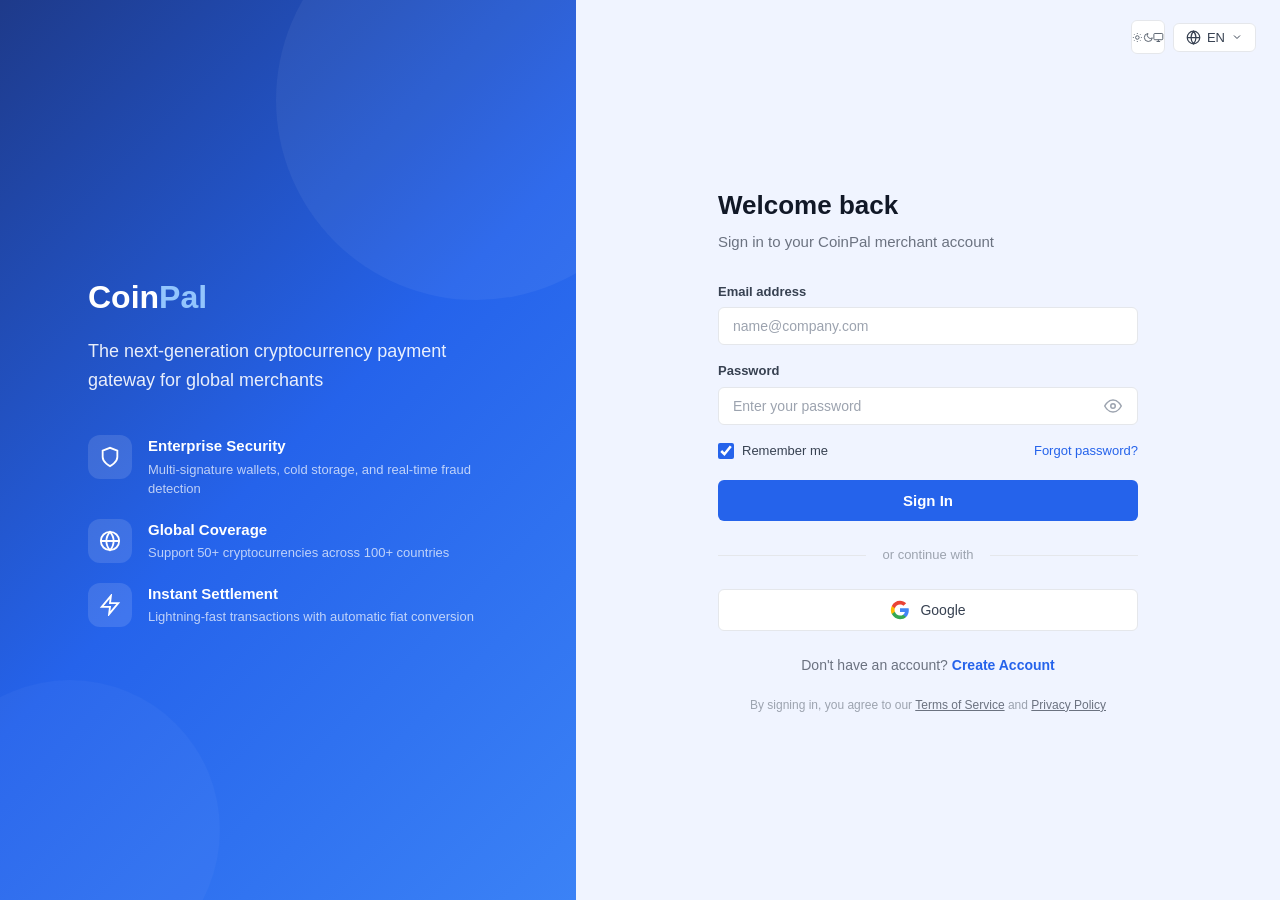
<file: index.html>
<!DOCTYPE html>
<html lang="en">
<head>
    <meta charset="UTF-8">
    <meta name="viewport" content="width=device-width, initial-scale=1.0">
    <title>CoinPal</title>
    <meta http-equiv="refresh" content="0;url=pages/login.html">
</head>
<body>
    <p>Redirecting to <a href="pages/login.html">CoinPal Login</a>...</p>
</body>
</html>
</file>
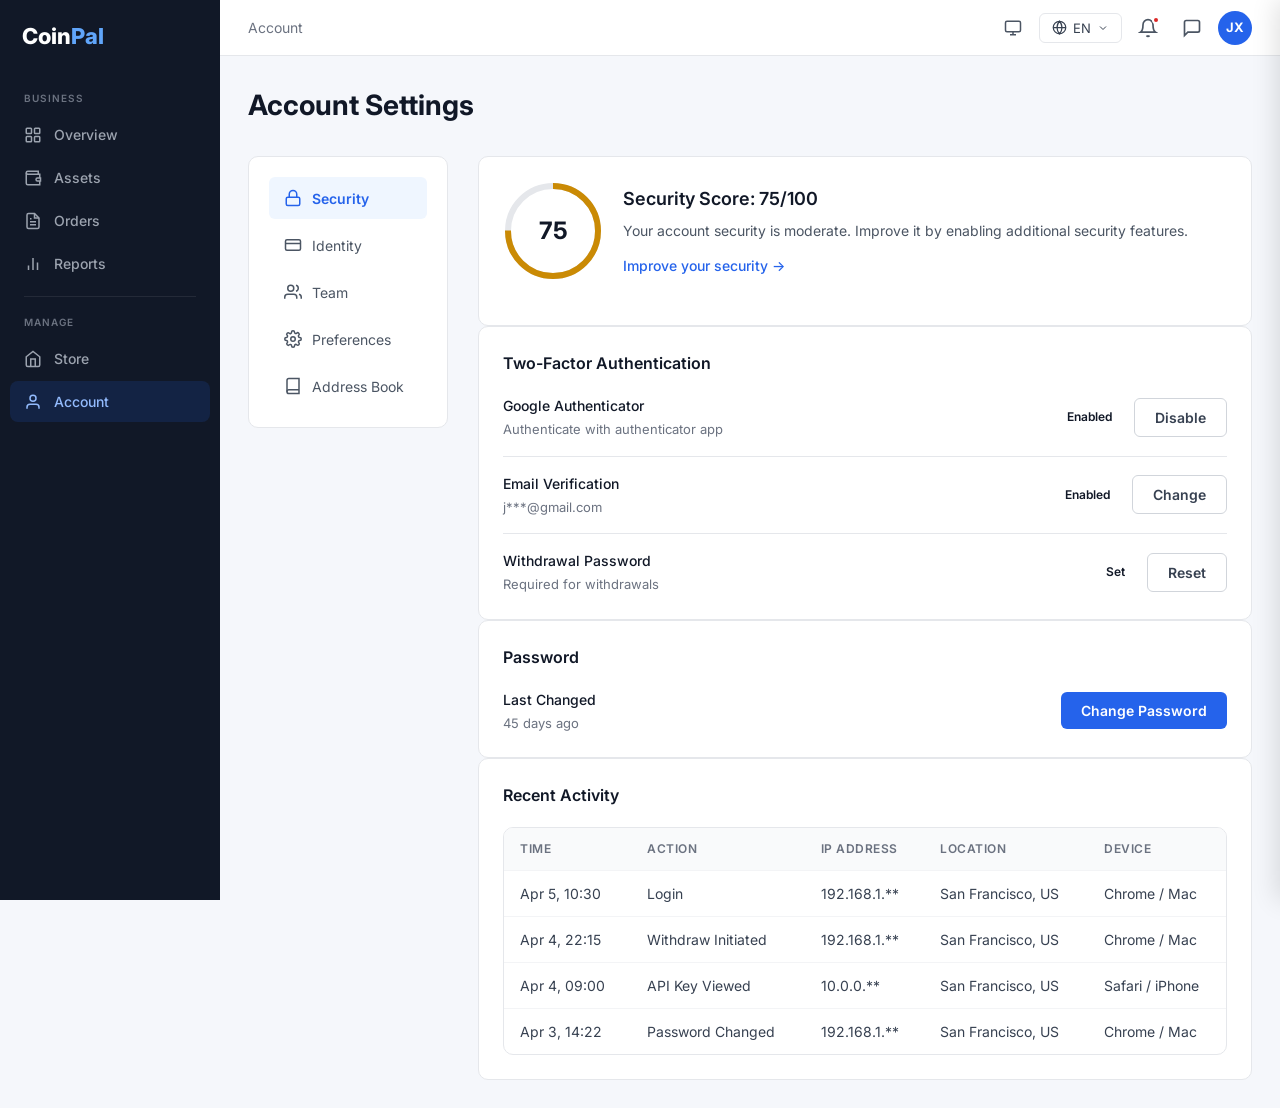
<file: pages/account.html>
<!DOCTYPE html>
<html lang="en">
<head>
    <meta charset="UTF-8">
    <meta name="viewport" content="width=device-width, initial-scale=1.0">
    <title>CoinPal Merchant Portal - Account</title>
    <link rel="preconnect" href="https://fonts.googleapis.com">
    <link rel="preconnect" href="https://fonts.gstatic.com" crossorigin>
    <link href="https://fonts.googleapis.com/css2?family=Inter:wght@400;500;600;700&display=swap" rel="stylesheet">
    <link rel="stylesheet" href="../css/variables.css">
    <link rel="stylesheet" href="../css/base.css">
    <link rel="stylesheet" href="../css/sidebar.css">
    <link rel="stylesheet" href="../css/topbar.css">
    <link rel="stylesheet" href="../css/layout.css">
    <link rel="stylesheet" href="../css/components.css">
    <script src="../js/theme.js"></script>
    <style>
        /* Page Title */
        .page-title {
            font-size: 28px;
            font-weight: 700;
            margin-bottom: 30px;
            color: var(--grey-900);
        }

        /* Content Wrapper: 2-column grid */
        .content-wrapper {
            display: grid;
            grid-template-columns: 200px 1fr;
            gap: 30px;
        }

        /* Vertical Tabs */
        .tabs-container {
            background-color: var(--bg-card);
            border-radius: var(--radius);
            border: 1px solid var(--grey-200);
            padding: 20px;
            height: fit-content;
        }

        .tabs-list {
            display: flex;
            flex-direction: column;
            gap: 5px;
        }

        .tab-button {
            padding: 12px 15px;
            border: none;
            background: none;
            text-align: left;
            cursor: pointer;
            border-radius: 6px;
            font-size: 14px;
            color: var(--grey-600);
            transition: all 0.2s;
            display: flex;
            align-items: center;
            gap: 10px;
            font-family: inherit;
        }

        .tab-button:hover {
            background-color: var(--grey-100);
            color: var(--grey-900);
        }

        .tab-button.active {
            background-color: var(--primary-light);
            color: var(--primary);
            font-weight: 600;
        }

        .tab-icon {
            width: 18px;
            height: 18px;
            flex-shrink: 0;
        }

        /* Tab Content */
        .tab-content {
            display: none;
        }

        .tab-content.active {
            display: block;
        }

        /* Security Score Ring */
        .security-score {
            display: flex;
            align-items: center;
            gap: 20px;
            margin-bottom: 20px;
        }

        .score-ring {
            position: relative;
            width: 100px;
            height: 100px;
            flex-shrink: 0;
        }

        .score-ring svg {
            width: 100%;
            height: 100%;
            transform: rotate(-90deg);
        }

        .score-ring-circle {
            fill: none;
            stroke-width: 6;
        }

        .score-ring-bg {
            stroke: var(--grey-200);
        }

        .score-ring-progress {
            stroke: var(--yellow);
            stroke-dasharray: 283;
            stroke-dashoffset: 70.75;
            transition: stroke-dashoffset 0.3s;
        }

        .score-text {
            position: absolute;
            top: 50%;
            left: 50%;
            transform: translate(-50%, -50%);
            text-align: center;
            font-weight: 700;
            font-size: 24px;
        }

        .security-score-info h3 {
            font-size: 18px;
            font-weight: 600;
            margin-bottom: 8px;
        }

        .security-score-info p {
            font-size: 14px;
            color: var(--grey-600);
            margin-bottom: 12px;
        }

        .improve-link {
            color: var(--primary);
            text-decoration: none;
            font-size: 14px;
            font-weight: 500;
            cursor: pointer;
        }

        .improve-link:hover {
            text-decoration: underline;
        }

        /* Form Groups */
        .form-group {
            margin-bottom: 16px;
            display: flex;
            justify-content: space-between;
            align-items: center;
            padding-bottom: 16px;
            border-bottom: 1px solid var(--grey-200);
        }

        .form-group:last-child {
            border-bottom: none;
            margin-bottom: 0;
            padding-bottom: 0;
        }

        .form-group-label {
            font-size: 14px;
            font-weight: 500;
            color: var(--grey-900);
        }

        .form-group-secondary {
            font-size: 13px;
            color: var(--grey-500);
            margin-top: 4px;
        }

        /* Card Title */
        .card-title {
            font-size: 16px;
            font-weight: 600;
            margin-bottom: 20px;
            color: var(--grey-900);
        }

        /* Role Badges */
        .role-badge {
            display: inline-block;
            padding: 4px 8px;
            border-radius: 4px;
            font-size: 12px;
            font-weight: 500;
        }

        .role-owner {
            background-color: var(--primary-light);
            color: var(--primary);
        }

        .role-admin {
            background-color: var(--orange-bg);
            color: var(--orange);
        }

        .role-operator {
            background-color: var(--yellow-bg);
            color: var(--yellow);
        }

        .role-viewer {
            background-color: var(--grey-100);
            color: var(--grey-600);
        }

        /* Banner */
        .banner {
            background: linear-gradient(135deg, var(--green-bg) 0%, var(--green-light) 100%);
            border-left: 4px solid var(--green);
            border-radius: var(--radius);
            padding: 20px;
            margin-bottom: 24px;
            display: flex;
            align-items: center;
            gap: 15px;
        }

        .banner-icon {
            font-size: 24px;
            flex-shrink: 0;
        }

        .banner-content h3 {
            font-size: 16px;
            font-weight: 600;
            color: var(--green);
            margin-bottom: 4px;
        }

        .banner-content p {
            font-size: 14px;
            color: var(--grey-700);
        }

        /* Upgrade Card */
        .upgrade-card {
            background-color: var(--grey-50);
            border: 2px dashed var(--grey-300);
            border-radius: var(--radius);
            padding: 20px;
            margin-bottom: 24px;
        }

        .upgrade-title {
            font-size: 16px;
            font-weight: 600;
            margin-bottom: 12px;
        }

        .upgrade-list {
            list-style: none;
            padding: 0;
            margin: 0 0 16px 0;
        }

        .upgrade-list li {
            padding: 8px 0;
            display: flex;
            align-items: center;
            gap: 10px;
            font-size: 14px;
            color: var(--grey-700);
        }

        .upgrade-list li::before {
            content: '\2713';
            color: var(--green);
            font-weight: 700;
        }

        .upgrade-status {
            display: flex;
            justify-content: space-between;
            align-items: center;
            padding-top: 16px;
            border-top: 1px solid var(--grey-200);
            margin-top: 16px;
        }

        /* Expandable Section */
        .expandable {
            border: 1px solid var(--grey-200);
            border-radius: var(--radius);
            margin-top: 20px;
        }

        .expandable-header {
            padding: 16px;
            background-color: var(--grey-50);
            cursor: pointer;
            display: flex;
            align-items: center;
            justify-content: space-between;
            font-weight: 600;
            font-size: 14px;
            color: var(--grey-900);
            border: none;
            width: 100%;
            border-radius: var(--radius);
            transition: background-color 0.2s;
            font-family: inherit;
        }

        .expandable-header:hover {
            background-color: var(--grey-100);
        }

        .expandable-content {
            display: none;
            padding: 16px;
            border-top: 1px solid var(--grey-200);
        }

        .expandable-content.open {
            display: block;
        }

        .expand-icon {
            transition: transform 0.3s;
            font-size: 12px;
        }

        .expand-icon.open {
            transform: rotate(180deg);
        }

        /* Permissions Table */
        .permissions-grid {
            overflow-x: auto;
        }

        .permissions-table {
            width: 100%;
            border-collapse: collapse;
            font-size: 12px;
        }

        .permissions-table th,
        .permissions-table td {
            padding: 10px;
            text-align: center;
            border: 1px solid var(--grey-200);
        }

        .permissions-table th:first-child,
        .permissions-table td:first-child {
            text-align: left;
        }

        .check-icon {
            color: var(--green);
        }

        .cross-icon {
            color: var(--grey-400);
        }

        /* Address List */
        .address-list {
            display: flex;
            flex-direction: column;
            gap: 0;
            margin-top: 16px;
        }

        .address-item {
            display: flex;
            align-items: center;
            gap: 16px;
            padding: 16px 20px;
            border: 1px solid var(--grey-200);
            border-bottom: none;
            background: var(--bg-card);
            transition: background 0.15s;
        }
        .address-item:first-child {
            border-radius: var(--radius) var(--radius) 0 0;
        }
        .address-item:last-child {
            border-bottom: 1px solid var(--grey-200);
            border-radius: 0 0 var(--radius) var(--radius);
        }
        .address-item:only-child {
            border-radius: var(--radius);
            border-bottom: 1px solid var(--grey-200);
        }
        .address-item:hover {
            background: var(--grey-50);
        }

        .address-icon {
            width: 40px;
            height: 40px;
            border-radius: 50%;
            display: flex;
            align-items: center;
            justify-content: center;
            font-size: 16px;
            font-weight: 700;
            color: white;
            flex-shrink: 0;
        }
        .address-icon.btc { background: #f7931a; }
        .address-icon.eth { background: #627eea; }
        .address-icon.usdc { background: #2775ca; }

        .address-info {
            flex: 1;
            min-width: 0;
        }
        .address-name {
            font-size: 14px;
            font-weight: 600;
            color: var(--grey-900);
        }
        .address-meta {
            font-size: 12px;
            color: var(--grey-500);
            margin-top: 2px;
            display: flex;
            align-items: center;
            gap: 8px;
        }
        .address-meta-sep {
            color: var(--grey-300);
        }
        .address-addr {
            font-family: var(--font-mono);
            font-size: 13px;
            color: var(--grey-600);
            margin-top: 4px;
            overflow: hidden;
            text-overflow: ellipsis;
            white-space: nowrap;
        }

        .address-actions {
            display: flex;
            gap: 8px;
            flex-shrink: 0;
        }

        /* Add Address Modal */
        .add-address-form .form-group {
            margin-bottom: 16px;
        }

        /* Responsive */
        @media (max-width: 1024px) {
            .content-wrapper {
                grid-template-columns: 1fr;
            }

            .tabs-container {
                overflow-x: auto;
                padding: 10px;
            }

            .tabs-list {
                flex-direction: row;
                gap: 10px;
            }

            .tab-button {
                white-space: nowrap;
            }
        }

        @media (max-width: 768px) {
            .page-title {
                font-size: 18px;
                margin-bottom: 16px;
            }
            .tabs-container {
                padding: 6px;
            }
            .tab-button {
                padding: 8px 10px;
                font-size: 12px;
                gap: 6px;
            }
            .tab-icon {
                width: 14px;
                height: 14px;
            }
            .tab-button span {
                display: none;
            }
            .tab-button.active span {
                display: inline;
            }
            .content-wrapper {
                gap: 16px;
            }
            .security-score {
                flex-direction: column;
            }

            .form-group {
                flex-direction: column;
                align-items: flex-start;
                gap: 12px;
            }

            .address-actions {
                flex-direction: column;
                gap: 4px;
            }
            .address-addr {
                max-width: 200px;
            }

            .permissions-grid {
                -webkit-overflow-scrolling: touch;
            }
        }
    </style>
</head>
<body>
    <div class="layout">
        <!-- Sidebar Overlay -->
        <div class="sidebar-overlay"></div>
        <!-- Sidebar -->
        <nav class="sidebar">
            <div class="sidebar-logo">Coin<span>Pal</span></div>
            <div class="sidebar-nav">
                <div class="nav-section" data-i18n="nav.business">Business</div>
                <a href="overview.html" class="nav-item">
                    <svg viewBox="0 0 24 24" fill="none" stroke="currentColor" stroke-width="2"><rect x="3" y="3" width="7" height="7" rx="1"/><rect x="14" y="3" width="7" height="7" rx="1"/><rect x="3" y="14" width="7" height="7" rx="1"/><rect x="14" y="14" width="7" height="7" rx="1"/></svg>
                    <span data-i18n="nav.overview">Overview</span>
                </a>
                <a href="assets.html" class="nav-item">
                    <svg viewBox="0 0 24 24" fill="none" stroke="currentColor" stroke-width="2"><path d="M21 12V7H5a2 2 0 010-4h14v4"/><path d="M3 5v14a2 2 0 002 2h16v-5"/><path d="M18 12a2 2 0 000 4h4v-4h-4z"/></svg>
                    <span data-i18n="nav.assets">Assets</span>
                </a>
                <a href="orders.html" class="nav-item" data-toggle="orders">
                    <svg viewBox="0 0 24 24" fill="none" stroke="currentColor" stroke-width="2"><path d="M14 2H6a2 2 0 00-2 2v16a2 2 0 002 2h12a2 2 0 002-2V8z"/><path d="M14 2v6h6"/><path d="M16 13H8"/><path d="M16 17H8"/><path d="M10 9H8"/></svg>
                    <span data-i18n="nav.orders">Orders</span>
                </a>
                <a href="orders.html" class="nav-item nav-sub" data-group="orders" data-i18n="nav.receive">Receive</a>
                <a href="send-orders.html" class="nav-item nav-sub" data-group="orders" data-i18n="nav.send">Send</a>
                <a href="payment-links.html" class="nav-item nav-sub" data-group="orders" data-i18n="nav.paymentLinks">Payment Links</a>
                <a href="checkout.html" class="nav-item nav-sub" data-group="orders" data-i18n="nav.checkout">Checkout</a>
                <a href="reports.html" class="nav-item">
                    <svg viewBox="0 0 24 24" fill="none" stroke="currentColor" stroke-width="2"><path d="M18 20V10"/><path d="M12 20V4"/><path d="M6 20v-6"/></svg>
                    <span data-i18n="nav.reports">Reports</span>
                </a>
                <div class="nav-divider"></div>
                <div class="nav-section" data-i18n="nav.manage">Manage</div>
                <a href="store.html" class="nav-item">
                    <svg viewBox="0 0 24 24" fill="none" stroke="currentColor" stroke-width="2"><path d="M3 9l9-7 9 7v11a2 2 0 01-2 2H5a2 2 0 01-2-2z"/><polyline points="9 22 9 12 15 12 15 22"/></svg>
                    <span data-i18n="nav.store">Store</span>
                </a>
                <a href="account.html" class="nav-item active">
                    <svg viewBox="0 0 24 24" fill="none" stroke="currentColor" stroke-width="2"><path d="M20 21v-2a4 4 0 00-4-4H8a4 4 0 00-4 4v2"/><circle cx="12" cy="7" r="4"/></svg>
                    <span data-i18n="nav.account">Account</span>
                </a>
            </div>
        </nav>

        <!-- Main Content -->
        <div class="main-wrapper">
            <!-- Topbar -->
            <div class="topbar">
                <div class="topbar-left">
                    <button class="topbar-hamburger">
                        <svg viewBox="0 0 24 24" fill="none" stroke="currentColor" stroke-width="2"><path d="M3 12h18M3 6h18M3 18h18"/></svg>
                    </button>
                    <div class="breadcrumb"><span data-i18n="nav.account">Account</span></div>
                </div>
                <div class="topbar-right">
                    <div class="theme-dropdown">
                        <button class="theme-trigger" onclick="this.parentElement.classList.toggle('open')" title="Theme">
                            <svg class="icon-sun" viewBox="0 0 24 24" fill="none" stroke="currentColor" stroke-width="2"><circle cx="12" cy="12" r="4"/><path d="M12 2v2M12 20v2M4.93 4.93l1.41 1.41M17.66 17.66l1.41 1.41M2 12h2M20 12h2M6.34 17.66l-1.41 1.41M19.07 4.93l-1.41 1.41"/></svg>
                            <svg class="icon-moon" viewBox="0 0 24 24" fill="none" stroke="currentColor" stroke-width="2"><path d="M21 12.79A9 9 0 1111.21 3 7 7 0 0021 12.79z"/></svg>
                            <svg class="icon-system" viewBox="0 0 24 24" fill="none" stroke="currentColor" stroke-width="2"><rect x="2" y="3" width="20" height="14" rx="2"/><line x1="8" y1="21" x2="16" y2="21"/><line x1="12" y1="17" x2="12" y2="21"/></svg>
                        </button>
                        <div class="theme-menu">
                            <div class="theme-menu-item" data-mode="light" onclick="setTheme('light')">
                                <svg viewBox="0 0 24 24" fill="none" stroke="currentColor" stroke-width="2"><circle cx="12" cy="12" r="4"/><path d="M12 2v2M12 20v2M4.93 4.93l1.41 1.41M17.66 17.66l1.41 1.41M2 12h2M20 12h2M6.34 17.66l-1.41 1.41M19.07 4.93l-1.41 1.41"/></svg>
                                <span data-i18n="theme.light">Light</span>
                            </div>
                            <div class="theme-menu-item" data-mode="dark" onclick="setTheme('dark')">
                                <svg viewBox="0 0 24 24" fill="none" stroke="currentColor" stroke-width="2"><path d="M21 12.79A9 9 0 1111.21 3 7 7 0 0021 12.79z"/></svg>
                                <span data-i18n="theme.dark">Dark</span>
                            </div>
                            <div class="theme-menu-item" data-mode="system" onclick="setTheme('system')">
                                <svg viewBox="0 0 24 24" fill="none" stroke="currentColor" stroke-width="2"><rect x="2" y="3" width="20" height="14" rx="2"/><line x1="8" y1="21" x2="16" y2="21"/><line x1="12" y1="17" x2="12" y2="21"/></svg>
                                <span data-i18n="theme.system">System</span>
                            </div>
                        </div>
                    </div>
                    <div class="lang-dropdown">
                        <button class="lang-trigger" onclick="this.parentElement.classList.toggle('open')">
                            <svg viewBox="0 0 24 24" fill="none" stroke="currentColor" stroke-width="2"><circle cx="12" cy="12" r="10"/><path d="M2 12h20M12 2a15.3 15.3 0 014 10 15.3 15.3 0 01-4 10 15.3 15.3 0 01-4-10A15.3 15.3 0 0112 2z"/></svg>
                            <span class="lang-label">EN</span>
                            <svg class="chevron" viewBox="0 0 24 24" fill="none" stroke="currentColor" stroke-width="2"><path d="M6 9l6 6 6-6"/></svg>
                        </button>
                        <div class="lang-menu">
                    <div class="lang-menu-item active" data-lang="en" onclick="setLang('en')">English</div>
                    <div class="lang-menu-item" data-lang="fr" onclick="setLang('fr')">Français</div>
                    <div class="lang-menu-item" data-lang="de" onclick="setLang('de')">Deutsch</div>
                    <div class="lang-menu-item" data-lang="it" onclick="setLang('it')">Italiano</div>
                    <div class="lang-menu-item" data-lang="es" onclick="setLang('es')">Español</div>
                    <div class="lang-menu-item" data-lang="pt" onclick="setLang('pt')">Português</div>
                    <div class="lang-menu-item" data-lang="zh" onclick="setLang('zh')">中文</div>
                    <div class="lang-menu-item" data-lang="ko" onclick="setLang('ko')">한국어</div>
                        </div>
                    </div>
                    <div class="topbar-icon">
                        <svg viewBox="0 0 24 24" fill="none" stroke="currentColor" stroke-width="2"><path d="M18 8A6 6 0 006 8c0 7-3 9-3 9h18s-3-2-3-9"/><path d="M13.73 21a2 2 0 01-3.46 0"/></svg>
                        <span class="topbar-badge"></span>
                    </div>
                    <div class="topbar-icon">
                        <svg viewBox="0 0 24 24" fill="none" stroke="currentColor" stroke-width="2"><path d="M21 15a2 2 0 01-2 2H7l-4 4V5a2 2 0 012-2h14a2 2 0 012 2z"/></svg>
                    </div>
                    <div class="user-dropdown">
                        <div class="avatar" onclick="this.parentElement.classList.toggle('open')">JX</div>
                        <div class="user-menu">
                            <div class="user-menu-header">
                                <div class="user-menu-name">Jxwinter</div>
                                <div class="user-menu-email">product.igv.test@gmail.com</div>
                            </div>
                            <a href="account.html" class="user-menu-item" data-i18n="topbar.accountSettings">Account Settings</a>
                            <a href="login.html" class="user-menu-item danger" data-i18n="topbar.signOut">Sign Out</a>
                        </div>
                    </div>
                </div>
            </div>

            <!-- Main Content Area -->
            <main class="main-content">
                <h1 class="page-title" data-i18n="account.pageTitle">Account Settings</h1>

                <div class="content-wrapper">
                    <!-- LEFT TABS -->
                    <div class="tabs-container">
                        <div class="tabs-list">
                            <button class="tab-button active" onclick="switchTab('security', this)">
                                <svg class="tab-icon" viewBox="0 0 24 24" fill="none" stroke="currentColor" stroke-width="2"><rect x="3" y="11" width="18" height="11" rx="2" ry="2"/><path d="M7 11V7a5 5 0 0110 0v4"/></svg>
                                <span data-i18n="account.security">Security</span>
                            </button>
                            <button class="tab-button" onclick="switchTab('identity', this)">
                                <svg class="tab-icon" viewBox="0 0 24 24" fill="none" stroke="currentColor" stroke-width="2"><rect x="2" y="5" width="20" height="14" rx="2"/><path d="M2 10h20"/></svg>
                                <span data-i18n="account.identity">Identity (KYC)</span>
                            </button>
                            <button class="tab-button" onclick="switchTab('team', this)">
                                <svg class="tab-icon" viewBox="0 0 24 24" fill="none" stroke="currentColor" stroke-width="2"><path d="M17 21v-2a4 4 0 00-4-4H5a4 4 0 00-4 4v2"/><circle cx="9" cy="7" r="4"/><path d="M23 21v-2a4 4 0 00-3-3.87"/><path d="M16 3.13a4 4 0 010 7.75"/></svg>
                                <span data-i18n="account.team">Team</span>
                            </button>
                            <button class="tab-button" onclick="switchTab('preferences', this)">
                                <svg class="tab-icon" viewBox="0 0 24 24" fill="none" stroke="currentColor" stroke-width="2"><circle cx="12" cy="12" r="3"/><path d="M19.4 15a1.65 1.65 0 00.33 1.82l.06.06a2 2 0 010 2.83 2 2 0 01-2.83 0l-.06-.06a1.65 1.65 0 00-1.82-.33 1.65 1.65 0 00-1 1.51V21a2 2 0 01-4 0v-.09A1.65 1.65 0 009 19.4a1.65 1.65 0 00-1.82.33l-.06.06a2 2 0 01-2.83-2.83l.06-.06A1.65 1.65 0 004.68 15a1.65 1.65 0 00-1.51-1H3a2 2 0 010-4h.09A1.65 1.65 0 004.6 9a1.65 1.65 0 00-.33-1.82l-.06-.06a2 2 0 012.83-2.83l.06.06A1.65 1.65 0 009 4.68a1.65 1.65 0 001-1.51V3a2 2 0 014 0v.09a1.65 1.65 0 001 1.51 1.65 1.65 0 001.82-.33l.06-.06a2 2 0 012.83 2.83l-.06.06A1.65 1.65 0 0019.4 9a1.65 1.65 0 001.51 1H21a2 2 0 010 4h-.09a1.65 1.65 0 00-1.51 1z"/></svg>
                                <span data-i18n="account.preferences">Preferences</span>
                            </button>
                            <button class="tab-button" onclick="switchTab('addressbook', this)">
                                <svg class="tab-icon" viewBox="0 0 24 24" fill="none" stroke="currentColor" stroke-width="2"><path d="M4 19.5A2.5 2.5 0 016.5 17H20"/><path d="M6.5 2H20v20H6.5A2.5 2.5 0 014 19.5v-15A2.5 2.5 0 016.5 2z"/></svg>
                                <span data-i18n="account.addressBook">Address Book</span>
                            </button>
                        </div>
                    </div>

                    <!-- RIGHT CONTENT -->
                    <div>
                        <!-- TAB 1: SECURITY -->
                        <div id="security" class="tab-content active">
                            <!-- Security Score Card -->
                            <div class="card">
                                <div class="security-score">
                                    <div class="score-ring">
                                        <svg viewBox="0 0 100 100">
                                            <circle class="score-ring-circle score-ring-bg" cx="50" cy="50" r="45"></circle>
                                            <circle class="score-ring-circle score-ring-progress" cx="50" cy="50" r="45"></circle>
                                        </svg>
                                        <div class="score-text">75</div>
                                    </div>
                                    <div class="security-score-info">
                                        <h3>Security Score: 75/100</h3>
                                        <p>Your account security is moderate. Improve it by enabling additional security features.</p>
                                        <a href="#" class="improve-link">Improve your security &rarr;</a>
                                    </div>
                                </div>
                            </div>

                            <!-- Two-Factor Authentication Card -->
                            <div class="card">
                                <div class="card-title">Two-Factor Authentication</div>

                                <div class="form-group">
                                    <div>
                                        <div class="form-group-label">Google Authenticator</div>
                                        <div class="form-group-secondary">Authenticate with authenticator app</div>
                                    </div>
                                    <div style="display: flex; align-items: center; gap: 12px;">
                                        <span class="status active">Enabled</span>
                                        <button class="btn btn-outline btn-small">Disable</button>
                                    </div>
                                </div>

                                <div class="form-group">
                                    <div>
                                        <div class="form-group-label">Email Verification</div>
                                        <div class="form-group-secondary">j***@gmail.com</div>
                                    </div>
                                    <div style="display: flex; align-items: center; gap: 12px;">
                                        <span class="status active">Enabled</span>
                                        <button class="btn btn-outline btn-small">Change</button>
                                    </div>
                                </div>

                                <div class="form-group">
                                    <div>
                                        <div class="form-group-label">Withdrawal Password</div>
                                        <div class="form-group-secondary">Required for withdrawals</div>
                                    </div>
                                    <div style="display: flex; align-items: center; gap: 12px;">
                                        <span class="status active">Set</span>
                                        <button class="btn btn-outline btn-small">Reset</button>
                                    </div>
                                </div>
                            </div>

                            <!-- Password Card -->
                            <div class="card">
                                <div class="card-title" data-i18n="account.password">Password</div>
                                <div class="form-group">
                                    <div>
                                        <div class="form-group-label">Last Changed</div>
                                        <div class="form-group-secondary">45 days ago</div>
                                    </div>
                                    <button class="btn btn-primary" data-i18n="account.changePassword">Change Password</button>
                                </div>
                            </div>

                            <!-- Recent Activity Card -->
                            <div class="card">
                                <div class="card-title" data-i18n="account.recentActivity">Recent Activity</div>
                                <div class="table-wrap">
                                    <table>
                                        <thead>
                                            <tr>
                                                <th>Time</th>
                                                <th>Action</th>
                                                <th>IP Address</th>
                                                <th>Location</th>
                                                <th>Device</th>
                                            </tr>
                                        </thead>
                                        <tbody>
                                            <tr>
                                                <td>Apr 5, 10:30</td>
                                                <td>Login</td>
                                                <td>192.168.1.**</td>
                                                <td>San Francisco, US</td>
                                                <td>Chrome / Mac</td>
                                            </tr>
                                            <tr>
                                                <td>Apr 4, 22:15</td>
                                                <td>Withdraw Initiated</td>
                                                <td>192.168.1.**</td>
                                                <td>San Francisco, US</td>
                                                <td>Chrome / Mac</td>
                                            </tr>
                                            <tr>
                                                <td>Apr 4, 09:00</td>
                                                <td>API Key Viewed</td>
                                                <td>10.0.0.**</td>
                                                <td>San Francisco, US</td>
                                                <td>Safari / iPhone</td>
                                            </tr>
                                            <tr>
                                                <td>Apr 3, 14:22</td>
                                                <td>Password Changed</td>
                                                <td>192.168.1.**</td>
                                                <td>San Francisco, US</td>
                                                <td>Chrome / Mac</td>
                                            </tr>
                                        </tbody>
                                    </table>
                                </div>
                            </div>
                        </div>

                        <!-- TAB 2: IDENTITY (KYC) -->
                        <div id="identity" class="tab-content">
                            <!-- Current Level Banner -->
                            <div class="banner">
                                <div class="banner-icon">&#10003;</div>
                                <div class="banner-content">
                                    <h3>Level 1 -- Basic Verified</h3>
                                    <p>Daily withdrawal limit: $10,000</p>
                                </div>
                            </div>

                            <!-- Level 2 Upgrade Card -->
                            <div class="card">
                                <div class="card-title">Level 2 -- Advanced</div>
                                <div class="upgrade-card">
                                    <div class="upgrade-title">Upgrade to Advanced</div>
                                    <ul class="upgrade-list">
                                        <li>Increase daily withdrawal to $100,000</li>
                                        <li>Access premium features</li>
                                        <li>Enhanced security monitoring</li>
                                    </ul>
                                    <div class="upgrade-status">
                                        <div style="font-size: 14px; color: var(--grey-600);">
                                            <strong style="color: var(--orange);">Not Started</strong>
                                        </div>
                                        <button class="btn btn-primary">Start Verification</button>
                                    </div>
                                </div>
                            </div>

                            <!-- Verification History -->
                            <div class="card">
                                <div class="card-title">Verification History</div>
                                <div style="text-align: center; padding: 40px 20px; color: var(--grey-500);">
                                    <p>No verification history yet. Complete your first verification to see your progress here.</p>
                                </div>
                            </div>
                        </div>

                        <!-- TAB 3: TEAM -->
                        <div id="team" class="tab-content">
                            <div style="margin-bottom: 24px;">
                                <button class="btn btn-primary">+ Invite Member</button>
                            </div>

                            <div class="card">
                                <div class="card-title">Team Members</div>
                                <div class="table-wrap">
                                    <table>
                                        <thead>
                                            <tr>
                                                <th data-i18n="label.name">Name</th>
                                                <th data-i18n="label.email">Email</th>
                                                <th>Role</th>
                                                <th data-i18n="label.status">Status</th>
                                                <th>Last Active</th>
                                                <th data-i18n="label.actions">Actions</th>
                                            </tr>
                                        </thead>
                                        <tbody>
                                            <tr>
                                                <td>John Doe</td>
                                                <td>john@example.com</td>
                                                <td><span class="role-badge role-owner">Owner</span></td>
                                                <td><span class="status active">Active</span></td>
                                                <td>Now</td>
                                                <td>
                                                    <button class="btn btn-outline btn-small">Edit</button>
                                                </td>
                                            </tr>
                                            <tr>
                                                <td>Sarah Smith</td>
                                                <td>sarah@example.com</td>
                                                <td><span class="role-badge role-admin">Admin</span></td>
                                                <td><span class="status active">Active</span></td>
                                                <td>2 hours ago</td>
                                                <td>
                                                    <button class="btn btn-outline btn-small">Edit</button>
                                                </td>
                                            </tr>
                                            <tr>
                                                <td>Mike Johnson</td>
                                                <td>mike@example.com</td>
                                                <td><span class="role-badge role-operator">Operator</span></td>
                                                <td><span class="status pending">Pending</span></td>
                                                <td>Awaiting accept</td>
                                                <td>
                                                    <button class="btn btn-outline btn-small">Edit</button>
                                                </td>
                                            </tr>
                                            <tr>
                                                <td>Emma Brown</td>
                                                <td>emma@example.com</td>
                                                <td><span class="role-badge role-viewer">Viewer</span></td>
                                                <td><span class="status active">Active</span></td>
                                                <td>3 days ago</td>
                                                <td>
                                                    <button class="btn btn-outline btn-small">Edit</button>
                                                </td>
                                            </tr>
                                        </tbody>
                                    </table>
                                </div>
                            </div>

                            <!-- Roles & Permissions -->
                            <div class="card">
                                <div class="expandable">
                                    <button class="expandable-header" onclick="toggleExpand(this)">
                                        <span>Roles &amp; Permissions</span>
                                        <span class="expand-icon">&#9660;</span>
                                    </button>
                                    <div class="expandable-content">
                                        <div class="permissions-grid">
                                            <table class="permissions-table">
                                                <thead>
                                                    <tr>
                                                        <th>Permission</th>
                                                        <th>Owner</th>
                                                        <th>Admin</th>
                                                        <th>Operator</th>
                                                        <th>Viewer</th>
                                                    </tr>
                                                </thead>
                                                <tbody>
                                                    <tr>
                                                        <td>View Dashboard</td>
                                                        <td><span class="check-icon">&#10003;</span></td>
                                                        <td><span class="check-icon">&#10003;</span></td>
                                                        <td><span class="check-icon">&#10003;</span></td>
                                                        <td><span class="check-icon">&#10003;</span></td>
                                                    </tr>
                                                    <tr>
                                                        <td>Manage Assets</td>
                                                        <td><span class="check-icon">&#10003;</span></td>
                                                        <td><span class="check-icon">&#10003;</span></td>
                                                        <td><span class="check-icon">&#10003;</span></td>
                                                        <td><span class="cross-icon">&#10007;</span></td>
                                                    </tr>
                                                    <tr>
                                                        <td>Process Withdrawals</td>
                                                        <td><span class="check-icon">&#10003;</span></td>
                                                        <td><span class="check-icon">&#10003;</span></td>
                                                        <td><span class="check-icon">&#10003;</span></td>
                                                        <td><span class="cross-icon">&#10007;</span></td>
                                                    </tr>
                                                    <tr>
                                                        <td>Manage Users</td>
                                                        <td><span class="check-icon">&#10003;</span></td>
                                                        <td><span class="check-icon">&#10003;</span></td>
                                                        <td><span class="cross-icon">&#10007;</span></td>
                                                        <td><span class="cross-icon">&#10007;</span></td>
                                                    </tr>
                                                    <tr>
                                                        <td>Account Settings</td>
                                                        <td><span class="check-icon">&#10003;</span></td>
                                                        <td><span class="check-icon">&#10003;</span></td>
                                                        <td><span class="cross-icon">&#10007;</span></td>
                                                        <td><span class="cross-icon">&#10007;</span></td>
                                                    </tr>
                                                </tbody>
                                            </table>
                                        </div>
                                    </div>
                                </div>
                            </div>
                        </div>

                        <!-- TAB 4: PREFERENCES -->
                        <div id="preferences" class="tab-content">
                            <!-- Notifications Card -->
                            <div class="card">
                                <div class="card-title">Notifications</div>

                                <div class="form-group">
                                    <div class="form-group-label">Email Notifications</div>
                                    <div class="toggle-switch active" onclick="toggleSwitch(this)"></div>
                                </div>

                                <div class="form-group">
                                    <div class="form-group-label">Payment Received</div>
                                    <div class="toggle-switch active" onclick="toggleSwitch(this)"></div>
                                </div>

                                <div class="form-group">
                                    <div class="form-group-label">Payout Completed</div>
                                    <div class="toggle-switch active" onclick="toggleSwitch(this)"></div>
                                </div>

                                <div class="form-group">
                                    <div class="form-group-label">Security Alerts</div>
                                    <div class="toggle-switch active" onclick="toggleSwitch(this)"></div>
                                </div>

                                <div class="form-group">
                                    <div class="form-group-label">Marketing Messages</div>
                                    <div class="toggle-switch" onclick="toggleSwitch(this)"></div>
                                </div>
                            </div>

                            <!-- Language & Timezone Card -->
                            <div class="card">
                                <div class="card-title">Language &amp; Timezone</div>

                                <div class="form-group">
                                    <label class="form-group-label">Language</label>
                                    <select style="padding: 8px 12px; border: 1px solid var(--grey-300); border-radius: 6px; font-size: 14px; cursor: pointer;">
                                        <option>English</option>
                                        <option>Spanish</option>
                                        <option>French</option>
                                        <option>German</option>
                                        <option>Chinese</option>
                                    </select>
                                </div>

                                <div class="form-group">
                                    <label class="form-group-label">Timezone</label>
                                    <select style="padding: 8px 12px; border: 1px solid var(--grey-300); border-radius: 6px; font-size: 14px; cursor: pointer;">
                                        <option>(UTC-8) Pacific Time</option>
                                        <option>(UTC-7) Mountain Time</option>
                                        <option>(UTC-6) Central Time</option>
                                        <option>(UTC-5) Eastern Time</option>
                                        <option>(UTC+0) GMT</option>
                                        <option>(UTC+1) CET</option>
                                        <option>(UTC+8) Hong Kong</option>
                                    </select>
                                </div>

                                <div class="form-group">
                                    <label class="form-group-label">Date Format</label>
                                    <select style="padding: 8px 12px; border: 1px solid var(--grey-300); border-radius: 6px; font-size: 14px; cursor: pointer;">
                                        <option>MM/DD/YYYY</option>
                                        <option>DD/MM/YYYY</option>
                                        <option>YYYY-MM-DD</option>
                                    </select>
                                </div>
                            </div>
                        </div>

                        <!-- TAB 5: ADDRESS BOOK -->
                        <div id="addressbook" class="tab-content">
                            <div style="display: flex; align-items: center; justify-content: space-between; margin-bottom: 24px;">
                                <div>
                                    <div style="font-size: 14px; color: var(--grey-500);">Manage your saved withdrawal addresses</div>
                                </div>
                                <button class="btn btn-primary" onclick="openDrawer('addAddressDrawer','addAddressOverlay')">
                                    <svg width="16" height="16" viewBox="0 0 24 24" fill="none" stroke="currentColor" stroke-width="2"><path d="M12 5v14M5 12h14"/></svg>
                                    <span data-i18n="account.addAddress">Add Address</span>
                                </button>
                            </div>

                            <div class="card" style="padding: 0; overflow: hidden;">
                                <div style="padding: 16px 20px; border-bottom: 1px solid var(--grey-200); display: flex; align-items: center; justify-content: space-between;">
                                    <div class="card-title" style="margin-bottom: 0;">Crypto Addresses</div>
                                    <span style="font-size: 12px; color: var(--grey-500);">3 addresses</span>
                                </div>

                                <div class="address-list">
                                    <div class="address-item">
                                        <div class="address-icon btc">₿</div>
                                        <div class="address-info">
                                            <div class="address-name">Bitcoin Wallet</div>
                                            <div class="address-meta">
                                                <span>Bitcoin</span>
                                                <span class="address-meta-sep">·</span>
                                                <span>Mainnet</span>
                                            </div>
                                            <div class="address-addr">1A1z7agoat7SFsdKjHn4rjE8GtW9xDe</div>
                                        </div>
                                        <div class="address-actions">
                                            <button class="btn btn-outline btn-sm">Edit</button>
                                            <button class="btn btn-outline btn-sm" style="color: var(--danger); border-color: var(--danger);">Delete</button>
                                        </div>
                                    </div>

                                    <div class="address-item">
                                        <div class="address-icon eth">Ξ</div>
                                        <div class="address-info">
                                            <div class="address-name">Ethereum Wallet</div>
                                            <div class="address-meta">
                                                <span>Ethereum</span>
                                                <span class="address-meta-sep">·</span>
                                                <span>Mainnet</span>
                                            </div>
                                            <div class="address-addr">0x742d35Cc6634C0532925a3b844Bcce6f</div>
                                        </div>
                                        <div class="address-actions">
                                            <button class="btn btn-outline btn-sm">Edit</button>
                                            <button class="btn btn-outline btn-sm" style="color: var(--danger); border-color: var(--danger);">Delete</button>
                                        </div>
                                    </div>

                                    <div class="address-item">
                                        <div class="address-icon usdc">$</div>
                                        <div class="address-info">
                                            <div class="address-name">USDC Stablecoin</div>
                                            <div class="address-meta">
                                                <span>USD Coin</span>
                                                <span class="address-meta-sep">·</span>
                                                <span>Polygon</span>
                                            </div>
                                            <div class="address-addr">0xA0b86991c6218b36c1d19D4a290F1</div>
                                        </div>
                                        <div class="address-actions">
                                            <button class="btn btn-outline btn-sm">Edit</button>
                                            <button class="btn btn-outline btn-sm" style="color: var(--danger); border-color: var(--danger);">Delete</button>
                                        </div>
                                    </div>
                                </div>
                            </div>

                            <!-- Fiat Accounts Coming Soon -->
                            <div class="card" style="margin-top: 24px;">
                                <div class="card-title">Fiat Accounts</div>
                                <div style="text-align: center; padding: 40px 20px;">
                                    <span class="status status-pending"><span class="status-dot"></span> Coming Soon</span>
                                    <p style="margin-top: 12px; color: var(--grey-600); font-size: 14px;">
                                        Bank transfer integration coming soon. Check back later!
                                    </p>
                                </div>
                            </div>
                        </div>

    <!-- Add Address Drawer -->
    <div class="drawer-overlay" id="addAddressOverlay" data-drawer="addAddressDrawer"></div>
    <div class="drawer" id="addAddressDrawer" style="width: 480px; right: -480px;">
        <div class="drawer-header">
            <div class="drawer-title">Add New Address</div>
            <button class="drawer-close" onclick="closeDrawer('addAddressDrawer','addAddressOverlay')">
                <svg width="20" height="20" viewBox="0 0 24 24" fill="none" stroke="currentColor" stroke-width="2"><path d="M18 6L6 18M6 6l12 12"/></svg>
            </button>
        </div>
        <div class="drawer-content add-address-form">
            <div class="form-group">
                <label class="form-label">Label</label>
                <input class="form-input" type="text" placeholder="e.g. My Bitcoin Wallet">
            </div>
            <div class="form-group">
                <label class="form-label">Currency</label>
                <select class="form-input">
                    <option value="">Select currency</option>
                    <option>Bitcoin (BTC)</option>
                    <option>Ethereum (ETH)</option>
                    <option>USDT (Tether)</option>
                    <option>USDC (USD Coin)</option>
                </select>
            </div>
            <div class="form-group">
                <label class="form-label">Network</label>
                <select class="form-input">
                    <option value="">Select network</option>
                    <option>Mainnet</option>
                    <option>Polygon</option>
                    <option>Arbitrum</option>
                    <option>Optimism</option>
                    <option>BSC (BNB Chain)</option>
                    <option>Tron (TRC-20)</option>
                </select>
            </div>
            <div class="form-group">
                <label class="form-label">Wallet Address</label>
                <input class="form-input" type="text" placeholder="Enter wallet address" style="font-family: var(--font-mono);">
            </div>
            <div class="form-group">
                <label class="form-label">Memo / Tag <span style="color: var(--grey-400); font-weight: 400;">(optional)</span></label>
                <input class="form-input" type="text" placeholder="Required for some networks (e.g. XRP, EOS)">
            </div>
        </div>
        <div class="drawer-footer">
            <button class="btn btn-outline" onclick="closeDrawer('addAddressDrawer','addAddressOverlay')">Cancel</button>
            <button class="btn btn-primary">Save Address</button>
        </div>
    </div>
                    </div>
                </div>
            </main>
        </div>
    </div>

    <script src="../js/dropdown.js" defer></script>
    <script src="../js/drawer.js" defer></script>
    <script src="../js/sidebar.js" defer></script>
    <script>
        function switchTab(tabName, btn) {
            // Hide all tab contents
            var contents = document.querySelectorAll('.tab-content');
            contents.forEach(function(content) { content.classList.remove('active'); });

            // Remove active from all buttons
            var buttons = document.querySelectorAll('.tab-button');
            buttons.forEach(function(button) { button.classList.remove('active'); });

            // Show selected tab content
            document.getElementById(tabName).classList.add('active');

            // Add active to clicked button
            btn.classList.add('active');
        }

        function toggleSwitch(element) {
            element.classList.toggle('active');
        }

        function toggleExpand(header) {
            var content = header.nextElementSibling;
            var icon = header.querySelector('.expand-icon');
            content.classList.toggle('open');
            icon.classList.toggle('open');
        }
    </script>
    <script src="../js/i18n.js" defer></script>
</body>
</html>
</file>
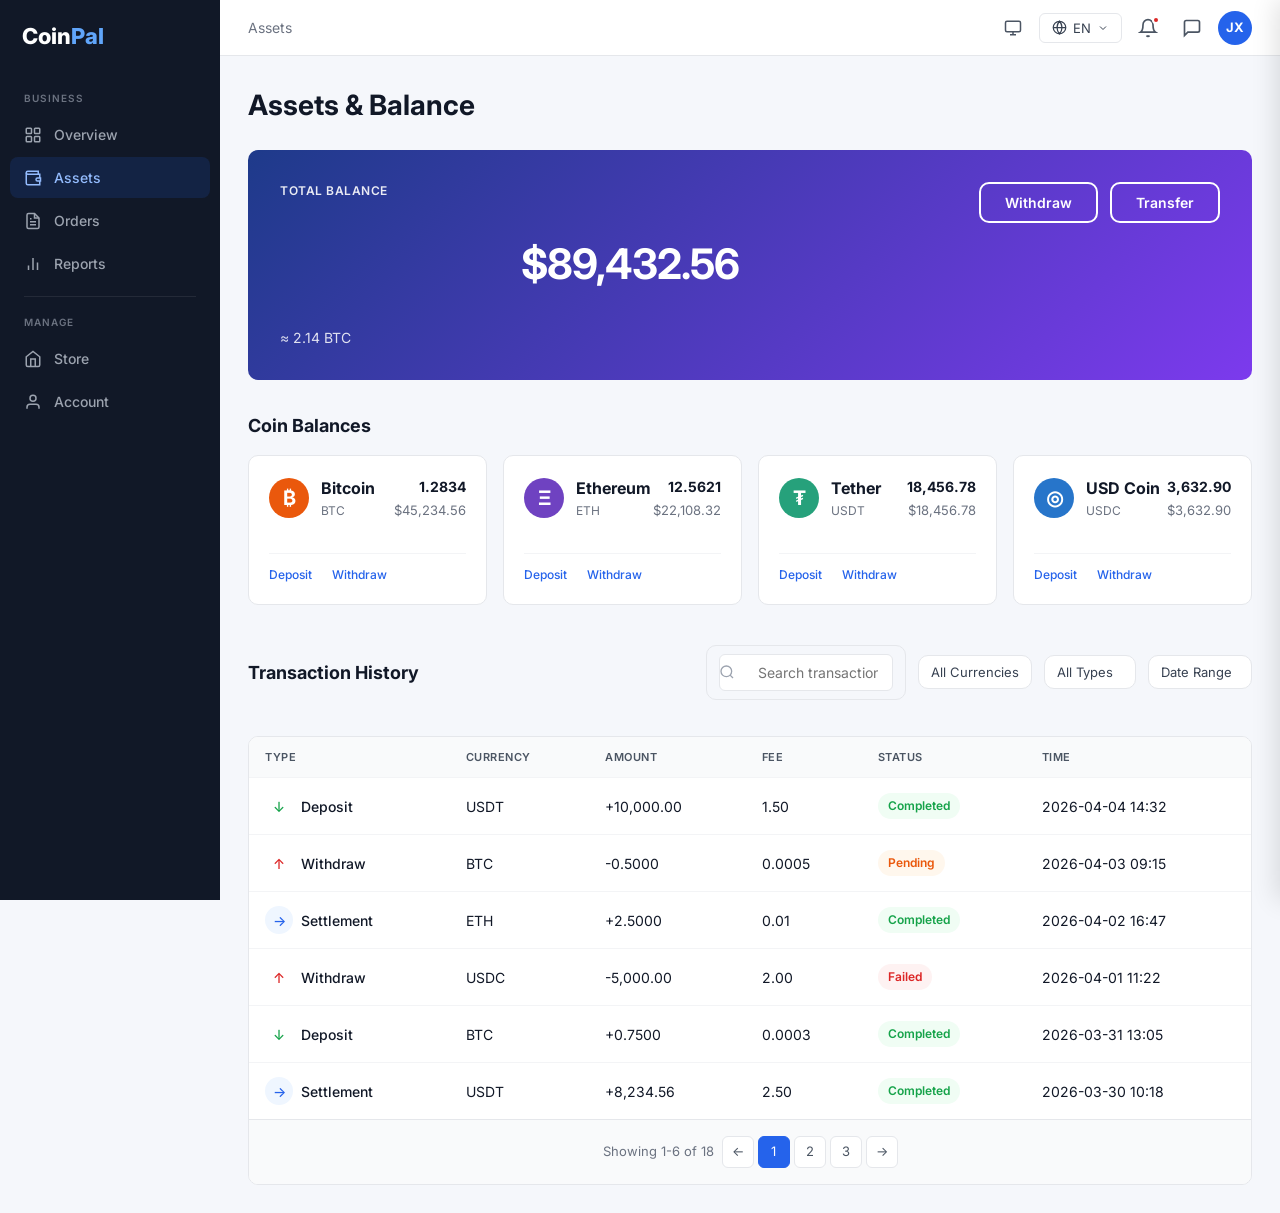
<file: pages/assets.html>
<!DOCTYPE html>
<html lang="en">
<head>
    <meta charset="UTF-8">
    <meta name="viewport" content="width=device-width, initial-scale=1.0">
    <title>CoinPal Merchant Portal - Assets</title>
    <link rel="preconnect" href="https://fonts.googleapis.com">
    <link rel="preconnect" href="https://fonts.gstatic.com" crossorigin>
    <link href="https://fonts.googleapis.com/css2?family=Inter:wght@400;500;600;700&display=swap" rel="stylesheet">
    <link rel="stylesheet" href="../css/variables.css">
    <link rel="stylesheet" href="../css/base.css">
    <link rel="stylesheet" href="../css/sidebar.css">
    <link rel="stylesheet" href="../css/topbar.css">
    <link rel="stylesheet" href="../css/layout.css">
    <link rel="stylesheet" href="../css/components.css">
    <script src="../js/theme.js"></script>
    <style>
        /* Hero Card */
        .hero-card {
            background: linear-gradient(135deg, #1e3a8a 0%, #7c3aed 100%);
            border-radius: var(--radius);
            padding: 32px;
            color: white;
            margin-bottom: 32px;
            display: flex;
            justify-content: space-between;
            align-items: flex-start;
        }

        .hero-content {
            flex: 1;
        }

        .hero-label {
            font-size: 12px;
            font-weight: 600;
            text-transform: uppercase;
            letter-spacing: 0.5px;
            opacity: 0.9;
            margin-bottom: 8px;
        }

        .hero-amount {
            font-size: 42px;
            font-weight: 700;
            margin-bottom: 8px;
            letter-spacing: -1px;
        }

        .hero-subtext {
            font-size: 14px;
            opacity: 0.85;
        }

        .hero-actions {
            display: flex;
            gap: 12px;
            align-items: center;
        }

        .btn-outline-white {
            background: transparent;
            border: 2px solid white;
            color: white;
            padding: 10px 24px;
            border-radius: var(--radius);
            cursor: pointer;
            font-size: 14px;
            font-weight: 600;
            transition: all 0.2s;
        }

        .btn-outline-white:hover {
            background: var(--bg-card);
            color: #1e3a8a;
        }

        /* Section Title */
        .section-title {
            font-size: 18px;
            font-weight: 700;
            margin-bottom: 16px;
            color: var(--grey-900);
        }

        /* Coin Cards Grid */
        .coins-grid {
            display: grid;
            grid-template-columns: repeat(4, 1fr);
            gap: 16px;
            margin-bottom: 40px;
        }

        .coin-card {
            background: var(--bg-card);
            border: 1px solid var(--grey-200);
            border-radius: var(--radius);
            padding: 20px;
            display: flex;
            flex-direction: column;
            transition: all 0.2s;
            cursor: pointer;
        }

        .coin-card:hover {
            border-color: var(--primary);
            box-shadow: 0 4px 12px rgba(37, 99, 235, 0.08);
        }

        .coin-header {
            display: flex;
            align-items: center;
            justify-content: space-between;
            margin-bottom: 16px;
        }

        .coin-left {
            display: flex;
            align-items: center;
            gap: 12px;
        }

        .coin-icon {
            width: 40px;
            height: 40px;
            border-radius: 50%;
            display: flex;
            align-items: center;
            justify-content: center;
            color: white;
            font-size: 20px;
            font-weight: 700;
        }

        .coin-icon.btc { background: var(--orange); }
        .coin-icon.eth { background: #6f42c1; }
        .coin-icon.usdt { background: #26a17b; }
        .coin-icon.usdc { background: #2775ca; }

        .coin-info h3 {
            font-size: 16px;
            font-weight: 700;
            margin-bottom: 2px;
            color: var(--grey-900);
        }

        .coin-info p {
            font-size: 12px;
            color: var(--grey-500);
        }

        .coin-balance {
            text-align: right;
        }

        .coin-amount {
            font-size: 14px;
            font-weight: 700;
            color: var(--grey-900);
            margin-bottom: 4px;
        }

        .coin-usd {
            font-size: 13px;
            color: var(--grey-500);
        }

        .coin-actions {
            display: flex;
            gap: 20px;
            margin-top: 16px;
            padding-top: 12px;
            border-top: 1px solid var(--grey-100);
        }

        .action-link {
            font-size: 12px;
            color: var(--primary);
            text-decoration: none;
            cursor: pointer;
            font-weight: 500;
            transition: color 0.2s;
        }

        .action-link:hover {
            color: #1d4ed8;
        }

        /* Transaction History */
        .section-header {
            display: flex;
            justify-content: space-between;
            align-items: center;
            margin-bottom: 20px;
        }

        .filter-bar {
            display: flex;
            gap: 12px;
            align-items: center;
        }

        .search-box {
            padding: 8px 12px;
            border: 1px solid var(--grey-200);
            border-radius: var(--radius);
            font-size: 13px;
            width: 200px;
            font-family: inherit;
            transition: all 0.2s;
        }

        .search-box:focus {
            outline: none;
            border-color: var(--primary);
            box-shadow: 0 0 0 3px var(--primary-light);
        }

        .filter-select {
            padding: 8px 12px;
            border: 1px solid var(--grey-200);
            border-radius: var(--radius);
            font-size: 13px;
            background: var(--bg-card);
            cursor: pointer;
            font-family: inherit;
            transition: all 0.2s;
        }

        .filter-select:focus {
            outline: none;
            border-color: var(--primary);
            box-shadow: 0 0 0 3px var(--primary-light);
        }

        /* Transaction Table */
        .table-wrap {
            background: var(--bg-card);
            border: 1px solid var(--grey-200);
            border-radius: var(--radius);
            overflow: hidden;
        }

        .table-scroll {
            overflow-x: auto;
        }

        .table-scroll table {
            width: 100%;
            border-collapse: collapse;
            font-size: 13px;
        }

        .table-scroll thead {
            background: var(--grey-50);
            border-bottom: 1px solid var(--grey-200);
        }

        .table-scroll th {
            padding: 12px 16px;
            text-align: left;
            font-weight: 600;
            color: var(--grey-600);
            text-transform: uppercase;
            font-size: 11px;
            letter-spacing: 0.5px;
            white-space: nowrap;
        }

        .table-scroll td {
            padding: 14px 16px;
            border-bottom: 1px solid var(--grey-100);
            color: var(--grey-900);
            white-space: nowrap;
        }

        .table-scroll tbody tr:last-child td {
            border-bottom: none;
        }

        .table-scroll tbody tr:hover {
            background: var(--grey-50);
        }

        .tx-type {
            display: flex;
            align-items: center;
            gap: 8px;
            font-weight: 500;
        }

        .tx-icon {
            width: 28px;
            height: 28px;
            border-radius: 50%;
            display: flex;
            align-items: center;
            justify-content: center;
            font-size: 14px;
        }

        .tx-icon.deposit {
            background: var(--green-bg);
            color: var(--green);
        }

        .tx-icon.withdraw {
            background: var(--red-bg);
            color: var(--red);
        }

        .tx-icon.settlement {
            background: var(--primary-light);
            color: var(--primary);
        }

        .status.completed {
            background: var(--green-light);
            color: var(--green);
        }

        .status.pending {
            background: var(--orange-bg);
            color: var(--orange);
        }

        .status.failed {
            background: var(--red-light);
            color: var(--red);
        }

        /* Pagination */
        .pagination {
            display: flex;
            justify-content: center;
            align-items: center;
            gap: 8px;
            padding: 16px;
            border-top: 1px solid var(--grey-200);
            background: var(--grey-50);
        }

        .pagination-btn {
            padding: 6px 10px;
            border: 1px solid var(--grey-200);
            background: var(--bg-card);
            border-radius: 4px;
            cursor: pointer;
            font-size: 12px;
            transition: all 0.2s;
        }

        .pagination-btn:hover:not(:disabled) {
            background: var(--grey-100);
        }

        .pagination-btn.active {
            background: var(--primary);
            color: white;
            border-color: var(--primary);
        }

        /* Steps */
        .steps {
            display: flex;
            gap: 16px;
            margin-bottom: 32px;
            position: relative;
        }

        .step {
            flex: 1;
            display: flex;
            flex-direction: column;
            align-items: center;
            gap: 8px;
            position: relative;
        }

        .step-number {
            width: 32px;
            height: 32px;
            border-radius: 50%;
            background: var(--grey-200);
            color: var(--grey-600);
            display: flex;
            align-items: center;
            justify-content: center;
            font-size: 12px;
            font-weight: 700;
        }

        .step.active .step-number {
            background: var(--primary);
            color: white;
        }

        .step-label {
            font-size: 11px;
            font-weight: 600;
            text-align: center;
            color: var(--grey-600);
            text-transform: uppercase;
        }

        .step.active .step-label {
            color: var(--primary);
        }

        .step-line {
            position: absolute;
            top: 16px;
            left: 50%;
            width: 100%;
            height: 1px;
            background: var(--grey-200);
            z-index: -1;
        }

        .step:first-child .step-line {
            left: 50%;
            width: 50%;
        }

        .step:last-child .step-line {
            width: 50%;
        }

        /* Form Fields */
        .form-group {
            margin-bottom: 24px;
        }

        .form-label {
            display: block;
            font-size: 12px;
            font-weight: 600;
            color: var(--grey-700);
            margin-bottom: 8px;
            text-transform: uppercase;
            letter-spacing: 0.5px;
        }

        .form-input {
            width: 100%;
            padding: 10px 12px;
            border: 1px solid var(--grey-200);
            border-radius: var(--radius);
            font-size: 13px;
            font-family: inherit;
            transition: all 0.2s;
        }

        .form-input:focus {
            outline: none;
            border-color: var(--primary);
            box-shadow: 0 0 0 3px var(--primary-light);
        }

        .form-select {
            width: 100%;
            padding: 10px 12px;
            border: 1px solid var(--grey-200);
            border-radius: var(--radius);
            font-size: 13px;
            font-family: inherit;
            background: var(--bg-card);
            cursor: pointer;
            transition: all 0.2s;
        }

        .form-select:focus {
            outline: none;
            border-color: var(--primary);
            box-shadow: 0 0 0 3px var(--primary-light);
        }

        .network-selector {
            display: flex;
            gap: 8px;
        }

        .network-chip {
            padding: 8px 16px;
            border: 2px solid var(--grey-200);
            border-radius: 20px;
            background: var(--bg-card);
            cursor: pointer;
            font-size: 13px;
            font-weight: 500;
            color: var(--grey-600);
            transition: all 0.2s;
        }

        .network-chip.selected {
            background: var(--primary);
            color: white;
            border-color: var(--primary);
        }

        .form-input-group {
            position: relative;
            display: flex;
            align-items: center;
            gap: 8px;
        }

        .form-input-group input {
            flex: 1;
        }

        .input-action {
            background: var(--grey-100);
            border: 1px solid var(--grey-200);
            padding: 6px 12px;
            border-radius: 6px;
            cursor: pointer;
            font-size: 12px;
            font-weight: 600;
            color: var(--grey-700);
            transition: all 0.2s;
            white-space: nowrap;
        }

        .input-action:hover {
            background: var(--grey-200);
        }

        .form-helper {
            font-size: 12px;
            color: var(--grey-500);
            margin-top: 6px;
        }

        .form-divider {
            padding: 12px 0;
            border-top: 1px solid var(--grey-200);
            display: flex;
            justify-content: space-between;
            align-items: center;
        }

        .form-divider-label {
            font-size: 12px;
            color: var(--grey-600);
            font-weight: 500;
        }

        .form-divider-value {
            font-size: 13px;
            color: var(--grey-900);
            font-weight: 600;
        }

        .manage-link {
            font-size: 12px;
            color: var(--primary);
            text-decoration: none;
            font-weight: 500;
            cursor: pointer;
            transition: color 0.2s;
        }

        .manage-link:hover {
            color: #1d4ed8;
        }

        .page-title {
            font-size: 28px;
            font-weight: 700;
            margin-bottom: 24px;
            color: var(--grey-900);
        }

        /* Responsive: Coin Cards */
        @media (max-width: 1024px) {
            .coins-grid {
                grid-template-columns: repeat(2, 1fr);
            }
        }

        @media (max-width: 640px) {
            .coins-grid {
                grid-template-columns: 1fr;
            }

            .hero-card {
                flex-direction: column;
                gap: 20px;
            }

            .hero-amount {
                font-size: 32px;
            }

            .section-header {
                flex-direction: column;
                align-items: flex-start;
                gap: 12px;
            }

            .filter-bar {
                flex-wrap: wrap;
            }
        }

        @media (max-width: 768px) {
            .hero-card {
                padding: 20px;
                margin-bottom: 20px;
            }
            .hero-amount {
                font-size: 28px;
            }
            .coins-grid {
                gap: 10px;
            }
            .coin-card {
                padding: 14px;
            }
            .coin-icon {
                width: 36px;
                height: 36px;
                font-size: 14px;
            }
            .coin-name {
                font-size: 14px;
            }
            .coin-amount {
                font-size: 14px;
            }
            .coin-usd {
                font-size: 12px;
            }
            .section-title {
                font-size: 16px;
                margin-bottom: 12px;
            }
        }
    </style>
</head>
<body>
    <div class="layout">
        <!-- Sidebar Overlay -->
        <div class="sidebar-overlay"></div>
        <!-- Sidebar -->
        <nav class="sidebar">
            <div class="sidebar-logo">Coin<span>Pal</span></div>
            <div class="sidebar-nav">
                <div class="nav-section" data-i18n="nav.business">Business</div>
                <a href="overview.html" class="nav-item">
                    <svg viewBox="0 0 24 24" fill="none" stroke="currentColor" stroke-width="2"><rect x="3" y="3" width="7" height="7" rx="1"/><rect x="14" y="3" width="7" height="7" rx="1"/><rect x="3" y="14" width="7" height="7" rx="1"/><rect x="14" y="14" width="7" height="7" rx="1"/></svg>
                    <span data-i18n="nav.overview">Overview</span>
                </a>
                <a href="assets.html" class="nav-item active">
                    <svg viewBox="0 0 24 24" fill="none" stroke="currentColor" stroke-width="2"><path d="M21 12V7H5a2 2 0 010-4h14v4"/><path d="M3 5v14a2 2 0 002 2h16v-5"/><path d="M18 12a2 2 0 000 4h4v-4h-4z"/></svg>
                    <span data-i18n="nav.assets">Assets</span>
                </a>
                <a href="orders.html" class="nav-item" data-toggle="orders">
                    <svg viewBox="0 0 24 24" fill="none" stroke="currentColor" stroke-width="2"><path d="M14 2H6a2 2 0 00-2 2v16a2 2 0 002 2h12a2 2 0 002-2V8z"/><path d="M14 2v6h6"/><path d="M16 13H8"/><path d="M16 17H8"/><path d="M10 9H8"/></svg>
                    <span data-i18n="nav.orders">Orders</span>
                </a>
                <a href="orders.html" class="nav-item nav-sub" data-group="orders" data-i18n="nav.receive">Receive</a>
                <a href="send-orders.html" class="nav-item nav-sub" data-group="orders" data-i18n="nav.send">Send</a>
                <a href="payment-links.html" class="nav-item nav-sub" data-group="orders" data-i18n="nav.paymentLinks">Payment Links</a>
                <a href="checkout.html" class="nav-item nav-sub" data-group="orders" data-i18n="nav.checkout">Checkout</a>
                <a href="reports.html" class="nav-item">
                    <svg viewBox="0 0 24 24" fill="none" stroke="currentColor" stroke-width="2"><path d="M18 20V10"/><path d="M12 20V4"/><path d="M6 20v-6"/></svg>
                    <span data-i18n="nav.reports">Reports</span>
                </a>
                <div class="nav-divider"></div>
                <div class="nav-section" data-i18n="nav.manage">Manage</div>
                <a href="store.html" class="nav-item">
                    <svg viewBox="0 0 24 24" fill="none" stroke="currentColor" stroke-width="2"><path d="M3 9l9-7 9 7v11a2 2 0 01-2 2H5a2 2 0 01-2-2z"/><polyline points="9 22 9 12 15 12 15 22"/></svg>
                    <span data-i18n="nav.store">Store</span>
                </a>
                <a href="account.html" class="nav-item">
                    <svg viewBox="0 0 24 24" fill="none" stroke="currentColor" stroke-width="2"><path d="M20 21v-2a4 4 0 00-4-4H8a4 4 0 00-4 4v2"/><circle cx="12" cy="7" r="4"/></svg>
                    <span data-i18n="nav.account">Account</span>
                </a>
            </div>
        </nav>

        <!-- Main Content -->
        <div class="main-wrapper">
            <!-- Topbar -->
            <div class="topbar">
                <div class="topbar-left">
                    <button class="topbar-hamburger">
                        <svg viewBox="0 0 24 24" fill="none" stroke="currentColor" stroke-width="2"><path d="M3 12h18M3 6h18M3 18h18"/></svg>
                    </button>
                    <div class="breadcrumb"><span data-i18n="nav.assets">Assets</span></div>
                </div>
                <div class="topbar-right">
                    <div class="theme-dropdown">
                        <button class="theme-trigger" onclick="this.parentElement.classList.toggle('open')" title="Theme">
                            <svg class="icon-sun" viewBox="0 0 24 24" fill="none" stroke="currentColor" stroke-width="2"><circle cx="12" cy="12" r="4"/><path d="M12 2v2M12 20v2M4.93 4.93l1.41 1.41M17.66 17.66l1.41 1.41M2 12h2M20 12h2M6.34 17.66l-1.41 1.41M19.07 4.93l-1.41 1.41"/></svg>
                            <svg class="icon-moon" viewBox="0 0 24 24" fill="none" stroke="currentColor" stroke-width="2"><path d="M21 12.79A9 9 0 1111.21 3 7 7 0 0021 12.79z"/></svg>
                            <svg class="icon-system" viewBox="0 0 24 24" fill="none" stroke="currentColor" stroke-width="2"><rect x="2" y="3" width="20" height="14" rx="2"/><line x1="8" y1="21" x2="16" y2="21"/><line x1="12" y1="17" x2="12" y2="21"/></svg>
                        </button>
                        <div class="theme-menu">
                            <div class="theme-menu-item" data-mode="light" onclick="setTheme('light')">
                                <svg viewBox="0 0 24 24" fill="none" stroke="currentColor" stroke-width="2"><circle cx="12" cy="12" r="4"/><path d="M12 2v2M12 20v2M4.93 4.93l1.41 1.41M17.66 17.66l1.41 1.41M2 12h2M20 12h2M6.34 17.66l-1.41 1.41M19.07 4.93l-1.41 1.41"/></svg>
                                <span data-i18n="theme.light">Light</span>
                            </div>
                            <div class="theme-menu-item" data-mode="dark" onclick="setTheme('dark')">
                                <svg viewBox="0 0 24 24" fill="none" stroke="currentColor" stroke-width="2"><path d="M21 12.79A9 9 0 1111.21 3 7 7 0 0021 12.79z"/></svg>
                                <span data-i18n="theme.dark">Dark</span>
                            </div>
                            <div class="theme-menu-item" data-mode="system" onclick="setTheme('system')">
                                <svg viewBox="0 0 24 24" fill="none" stroke="currentColor" stroke-width="2"><rect x="2" y="3" width="20" height="14" rx="2"/><line x1="8" y1="21" x2="16" y2="21"/><line x1="12" y1="17" x2="12" y2="21"/></svg>
                                <span data-i18n="theme.system">System</span>
                            </div>
                        </div>
                    </div>
                    <div class="lang-dropdown">
                        <button class="lang-trigger" onclick="this.parentElement.classList.toggle('open')">
                            <svg viewBox="0 0 24 24" fill="none" stroke="currentColor" stroke-width="2"><circle cx="12" cy="12" r="10"/><path d="M2 12h20M12 2a15.3 15.3 0 014 10 15.3 15.3 0 01-4 10 15.3 15.3 0 01-4-10A15.3 15.3 0 0112 2z"/></svg>
                            <span class="lang-label">EN</span>
                            <svg class="chevron" viewBox="0 0 24 24" fill="none" stroke="currentColor" stroke-width="2"><path d="M6 9l6 6 6-6"/></svg>
                        </button>
                        <div class="lang-menu">
                    <div class="lang-menu-item active" data-lang="en" onclick="setLang('en')">English</div>
                    <div class="lang-menu-item" data-lang="fr" onclick="setLang('fr')">Français</div>
                    <div class="lang-menu-item" data-lang="de" onclick="setLang('de')">Deutsch</div>
                    <div class="lang-menu-item" data-lang="it" onclick="setLang('it')">Italiano</div>
                    <div class="lang-menu-item" data-lang="es" onclick="setLang('es')">Español</div>
                    <div class="lang-menu-item" data-lang="pt" onclick="setLang('pt')">Português</div>
                    <div class="lang-menu-item" data-lang="zh" onclick="setLang('zh')">中文</div>
                    <div class="lang-menu-item" data-lang="ko" onclick="setLang('ko')">한국어</div>
                        </div>
                    </div>
                    <div class="topbar-icon">
                        <svg viewBox="0 0 24 24" fill="none" stroke="currentColor" stroke-width="2"><path d="M18 8A6 6 0 006 8c0 7-3 9-3 9h18s-3-2-3-9"/><path d="M13.73 21a2 2 0 01-3.46 0"/></svg>
                        <span class="topbar-badge"></span>
                    </div>
                    <div class="topbar-icon">
                        <svg viewBox="0 0 24 24" fill="none" stroke="currentColor" stroke-width="2"><path d="M21 15a2 2 0 01-2 2H7l-4 4V5a2 2 0 012-2h14a2 2 0 012 2z"/></svg>
                    </div>
                    <div class="user-dropdown">
                        <div class="avatar" onclick="this.parentElement.classList.toggle('open')">JX</div>
                        <div class="user-menu">
                            <div class="user-menu-header">
                                <div class="user-menu-name">Jxwinter</div>
                                <div class="user-menu-email">product.igv.test@gmail.com</div>
                            </div>
                            <a href="account.html" class="user-menu-item" data-i18n="topbar.accountSettings">Account Settings</a>
                            <a href="login.html" class="user-menu-item danger" data-i18n="topbar.signOut">Sign Out</a>
                        </div>
                    </div>
                </div>
            </div>

            <!-- Main Content Area -->
            <main class="main-content">
                <h1 class="page-title" data-i18n="assets.pageTitle">Assets &amp; Balance</h1>

                <!-- Hero Card -->
                <div class="hero-card">
                    <div class="hero-content">
                        <div class="hero-label" data-i18n="assets.totalBalance">Total Balance</div>
                        <div class="hero-amount">$89,432.56</div>
                        <div class="hero-subtext">&asymp; 2.14 BTC</div>
                    </div>
                    <div class="hero-actions">
                        <button class="btn-outline-white" onclick="openDrawer('withdrawDrawer','withdrawOverlay')" data-i18n="assets.withdraw">Withdraw</button>
                        <button class="btn-outline-white" onclick="openDrawer('withdrawDrawer','withdrawOverlay')" data-i18n="assets.transfer">Transfer</button>
                    </div>
                </div>

                <!-- Coin Balance Cards -->
                <div class="section-title" data-i18n="assets.coinBalances">Coin Balances</div>
                <div class="coins-grid">
                    <!-- BTC Card -->
                    <div class="coin-card">
                        <div class="coin-header">
                            <div class="coin-left">
                                <div class="coin-icon btc">&#x20bf;</div>
                                <div class="coin-info">
                                    <h3>Bitcoin</h3>
                                    <p>BTC</p>
                                </div>
                            </div>
                            <div class="coin-balance">
                                <div class="coin-amount">1.2834</div>
                                <div class="coin-usd">$45,234.56</div>
                            </div>
                        </div>
                        <div class="coin-actions">
                            <a href="#" class="action-link" data-i18n="assets.deposit">Deposit</a>
                            <a href="#" class="action-link" data-i18n="assets.withdraw" onclick="openDrawer('withdrawDrawer','withdrawOverlay')">Withdraw</a>
                        </div>
                    </div>

                    <!-- ETH Card -->
                    <div class="coin-card">
                        <div class="coin-header">
                            <div class="coin-left">
                                <div class="coin-icon eth">&Xi;</div>
                                <div class="coin-info">
                                    <h3>Ethereum</h3>
                                    <p>ETH</p>
                                </div>
                            </div>
                            <div class="coin-balance">
                                <div class="coin-amount">12.5621</div>
                                <div class="coin-usd">$22,108.32</div>
                            </div>
                        </div>
                        <div class="coin-actions">
                            <a href="#" class="action-link" data-i18n="assets.deposit">Deposit</a>
                            <a href="#" class="action-link" data-i18n="assets.withdraw" onclick="openDrawer('withdrawDrawer','withdrawOverlay')">Withdraw</a>
                        </div>
                    </div>

                    <!-- USDT Card -->
                    <div class="coin-card">
                        <div class="coin-header">
                            <div class="coin-left">
                                <div class="coin-icon usdt">&#x20ae;</div>
                                <div class="coin-info">
                                    <h3>Tether</h3>
                                    <p>USDT</p>
                                </div>
                            </div>
                            <div class="coin-balance">
                                <div class="coin-amount">18,456.78</div>
                                <div class="coin-usd">$18,456.78</div>
                            </div>
                        </div>
                        <div class="coin-actions">
                            <a href="#" class="action-link" data-i18n="assets.deposit">Deposit</a>
                            <a href="#" class="action-link" data-i18n="assets.withdraw" onclick="openDrawer('withdrawDrawer','withdrawOverlay')">Withdraw</a>
                        </div>
                    </div>

                    <!-- USDC Card -->
                    <div class="coin-card">
                        <div class="coin-header">
                            <div class="coin-left">
                                <div class="coin-icon usdc">&#x25ce;</div>
                                <div class="coin-info">
                                    <h3>USD Coin</h3>
                                    <p>USDC</p>
                                </div>
                            </div>
                            <div class="coin-balance">
                                <div class="coin-amount">3,632.90</div>
                                <div class="coin-usd">$3,632.90</div>
                            </div>
                        </div>
                        <div class="coin-actions">
                            <a href="#" class="action-link" data-i18n="assets.deposit">Deposit</a>
                            <a href="#" class="action-link" data-i18n="assets.withdraw" onclick="openDrawer('withdrawDrawer','withdrawOverlay')">Withdraw</a>
                        </div>
                    </div>
                </div>

                <!-- Transaction History -->
                <div class="section-header">
                    <h2 class="section-title" data-i18n="assets.transactionHistory">Transaction History</h2>
                    <div class="filter-bar">
                        <div class="search-box">
                            <svg viewBox="0 0 24 24" fill="none" stroke="currentColor" stroke-width="2"><circle cx="11" cy="11" r="8"/><path d="M21 21l-4.35-4.35"/></svg>
                            <input placeholder="Search transactions...">
                        </div>
                        <select class="filter-select">
                            <option>All Currencies</option>
                            <option>BTC</option>
                            <option>ETH</option>
                            <option>USDT</option>
                            <option>USDC</option>
                        </select>
                        <select class="filter-select">
                            <option>All Types</option>
                            <option>Deposit</option>
                            <option>Withdraw</option>
                            <option>Settlement</option>
                        </select>
                        <select class="filter-select">
                            <option>Date Range</option>
                            <option>Last 7 days</option>
                            <option>Last 30 days</option>
                            <option>Last 90 days</option>
                        </select>
                    </div>
                </div>

                <div class="table-wrap">
                    <div class="table-scroll">
                        <table>
                            <thead>
                                <tr>
                                    <th data-i18n="label.type">Type</th>
                                    <th data-i18n="label.currency">Currency</th>
                                    <th data-i18n="label.amount">Amount</th>
                                    <th data-i18n="label.fee">Fee</th>
                                    <th data-i18n="label.status">Status</th>
                                    <th data-i18n="label.time">Time</th>
                                </tr>
                            </thead>
                            <tbody>
                                <tr>
                                    <td><div class="tx-type"><div class="tx-icon deposit">&darr;</div><span>Deposit</span></div></td>
                                    <td>USDT</td>
                                    <td>+10,000.00</td>
                                    <td>1.50</td>
                                    <td><span class="status completed">Completed</span></td>
                                    <td>2026-04-04 14:32</td>
                                </tr>
                                <tr>
                                    <td><div class="tx-type"><div class="tx-icon withdraw">&uarr;</div><span>Withdraw</span></div></td>
                                    <td>BTC</td>
                                    <td>-0.5000</td>
                                    <td>0.0005</td>
                                    <td><span class="status pending">Pending</span></td>
                                    <td>2026-04-03 09:15</td>
                                </tr>
                                <tr>
                                    <td><div class="tx-type"><div class="tx-icon settlement">&rarr;</div><span>Settlement</span></div></td>
                                    <td>ETH</td>
                                    <td>+2.5000</td>
                                    <td>0.01</td>
                                    <td><span class="status completed">Completed</span></td>
                                    <td>2026-04-02 16:47</td>
                                </tr>
                                <tr>
                                    <td><div class="tx-type"><div class="tx-icon withdraw">&uarr;</div><span>Withdraw</span></div></td>
                                    <td>USDC</td>
                                    <td>-5,000.00</td>
                                    <td>2.00</td>
                                    <td><span class="status failed">Failed</span></td>
                                    <td>2026-04-01 11:22</td>
                                </tr>
                                <tr>
                                    <td><div class="tx-type"><div class="tx-icon deposit">&darr;</div><span>Deposit</span></div></td>
                                    <td>BTC</td>
                                    <td>+0.7500</td>
                                    <td>0.0003</td>
                                    <td><span class="status completed">Completed</span></td>
                                    <td>2026-03-31 13:05</td>
                                </tr>
                                <tr>
                                    <td><div class="tx-type"><div class="tx-icon settlement">&rarr;</div><span>Settlement</span></div></td>
                                    <td>USDT</td>
                                    <td>+8,234.56</td>
                                    <td>2.50</td>
                                    <td><span class="status completed">Completed</span></td>
                                    <td>2026-03-30 10:18</td>
                                </tr>
                            </tbody>
                        </table>
                    </div>
                    <div class="pagination">
                        <div class="page-info">Showing 1-6 of 18</div>
                        <div class="page-btns">
                            <span class="page-btn">&larr;</span>
                            <span class="page-btn active">1</span>
                            <span class="page-btn">2</span>
                            <span class="page-btn">3</span>
                            <span class="page-btn">&rarr;</span>
                        </div>
                    </div>
                </div>
            </main>
        </div>
    </div>

    <!-- Drawer Overlay -->
    <div class="drawer-overlay" id="withdrawOverlay" onclick="closeDrawer('withdrawDrawer','withdrawOverlay')"></div>

    <!-- Withdraw Drawer -->
    <div class="drawer" id="withdrawDrawer">
        <div class="drawer-header">
            <h2 class="drawer-title">Withdraw USDT</h2>
            <button class="drawer-close" onclick="closeDrawer('withdrawDrawer','withdrawOverlay')">&times;</button>
        </div>

        <div class="drawer-content">
            <!-- Steps -->
            <div class="steps">
                <div class="step">
                    <div class="step-number">1</div>
                    <div class="step-label">Select Address</div>
                    <div class="step-line"></div>
                </div>
                <div class="step active">
                    <div class="step-number">2</div>
                    <div class="step-label">Amount</div>
                    <div class="step-line"></div>
                </div>
                <div class="step">
                    <div class="step-number">3</div>
                    <div class="step-label">Confirm</div>
                </div>
            </div>

            <!-- Network Selection -->
            <div class="form-group">
                <label class="form-label" data-i18n="label.network">Network</label>
                <div class="network-selector">
                    <div class="network-chip selected" onclick="selectNetwork(this)">TRC-20</div>
                    <div class="network-chip" onclick="selectNetwork(this)">ERC-20</div>
                    <div class="network-chip" onclick="selectNetwork(this)">Other</div>
                </div>
            </div>

            <!-- Withdraw Address -->
            <div class="form-group">
                <label class="form-label">Withdraw Address</label>
                <select class="form-select">
                    <option>TJq6jdNvLAj3tBnJcpqC54Mjf4N9J6zQka (Last 4: 6Qka)</option>
                    <option>Add New Address</option>
                </select>
                <div class="form-helper">
                    <a href="account.html" class="manage-link">Manage Addresses</a>
                </div>
            </div>

            <!-- Amount -->
            <div class="form-group">
                <label class="form-label" data-i18n="label.amount">Amount</label>
                <div class="form-input-group">
                    <input type="number" class="form-input" placeholder="0.00" value="1000">
                    <button class="input-action">Max</button>
                </div>
                <div class="form-helper">Available: 18,456.78 USDT</div>
            </div>

            <!-- Fee Section -->
            <div class="form-divider">
                <span class="form-divider-label">Network Fee</span>
                <span class="form-divider-value">1.00 USDT</span>
            </div>

            <!-- You Will Receive -->
            <div class="form-divider">
                <span class="form-divider-label">You Will Receive</span>
                <span class="form-divider-value">999.00 USDT</span>
            </div>
        </div>

        <div class="drawer-footer">
            <button class="btn-primary" data-i18n="action.continue">Continue</button>
        </div>
    </div>

    <script src="../js/dropdown.js" defer></script>
    <script src="../js/drawer.js" defer></script>
    <script src="../js/sidebar.js" defer></script>
    <script src="../js/i18n.js" defer></script>
    <script>
        // Network chip selection
        function selectNetwork(el) {
            el.parentElement.querySelectorAll('.network-chip').forEach(function(chip) {
                chip.classList.remove('selected');
            });
            el.classList.add('selected');
        }
    </script>
</body>
</html>
</file>
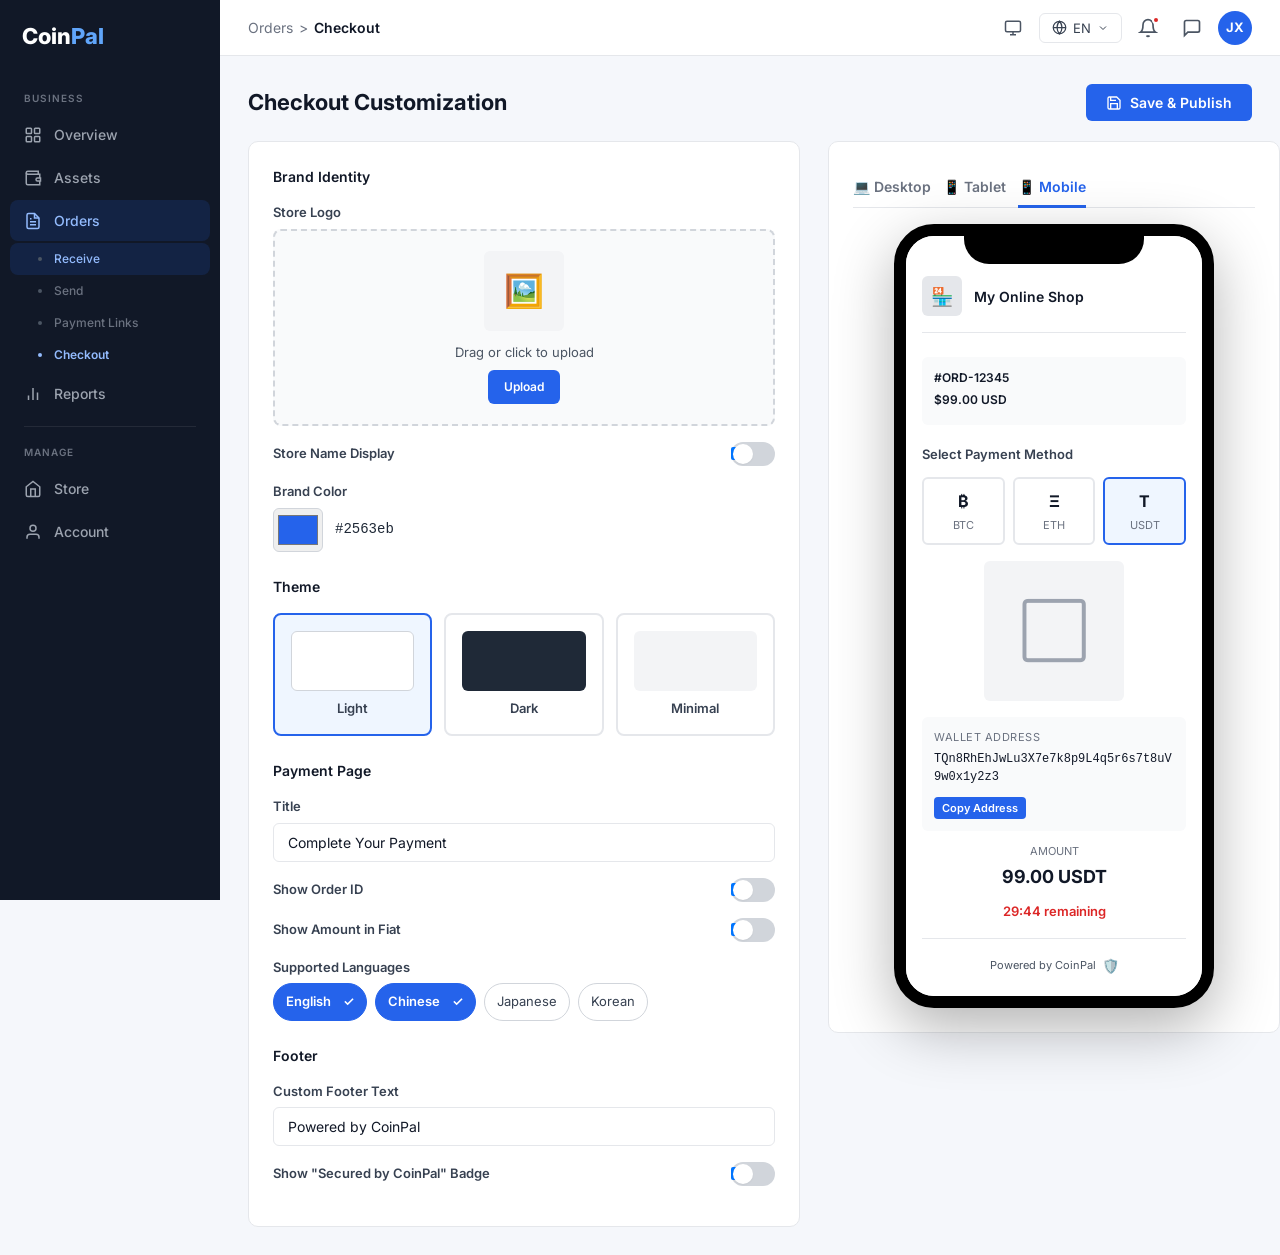
<file: pages/checkout.html>
<!DOCTYPE html>
<html lang="en">
<head>
<meta charset="UTF-8">
<meta name="viewport" content="width=device-width, initial-scale=1.0">
<title>CoinPal — Checkout</title>
<link rel="stylesheet" href="../css/variables.css">
<link rel="stylesheet" href="../css/base.css">
<link rel="stylesheet" href="../css/sidebar.css">
<link rel="stylesheet" href="../css/topbar.css">
<link rel="stylesheet" href="../css/layout.css">
<link rel="stylesheet" href="../css/components.css">
<script src="../js/theme.js"></script>
<style>
/* Page-specific styles */
.page-header { display: flex; align-items: center; justify-content: space-between; margin-bottom: 20px; }
.page-title { font-size: 22px; font-weight: 700; color: var(--grey-900); }

/* SPLIT LAYOUT */
.split-layout {
    display: grid;
    grid-template-columns: 55% 45%;
    gap: 28px;
}

.card-section {
    margin-bottom: 24px;
}
.card-section:last-child {
    margin-bottom: 0;
}
.card-section-title {
    font-size: 14px;
    font-weight: 600;
    color: var(--grey-900);
    margin-bottom: 16px;
    display: block;
}

/* UPLOAD AREA */
.upload-area {
    border: 2px dashed var(--grey-300);
    border-radius: 8px;
    padding: 20px;
    text-align: center;
    cursor: pointer;
    transition: all 0.2s;
    background: var(--grey-50);
}
.upload-area:hover {
    border-color: var(--primary);
    background: var(--primary-light);
}
.upload-area input {
    display: none;
}
.upload-icon {
    font-size: 24px;
    margin-bottom: 8px;
}
.upload-text {
    font-size: 13px;
    color: var(--grey-600);
    margin-bottom: 8px;
}
.upload-btn {
    display: inline-block;
    padding: 8px 16px;
    background: var(--primary);
    color: #fff;
    border-radius: 6px;
    font-size: 12px;
    font-weight: 600;
    cursor: pointer;
}
.logo-thumbnail {
    width: 80px;
    height: 80px;
    background: var(--grey-100);
    border-radius: 6px;
    margin: 0 auto 12px;
    display: flex;
    align-items: center;
    justify-content: center;
    color: var(--grey-400);
    font-size: 32px;
}

/* COLOR PICKER */
.color-picker-group {
    display: flex;
    align-items: center;
    gap: 12px;
}
.color-picker-input {
    width: 50px;
    height: 44px;
    border: 1px solid var(--grey-300);
    border-radius: 6px;
    cursor: pointer;
    padding: 2px;
}
.color-picker-value {
    font-size: 14px;
    font-weight: 500;
    color: var(--grey-800);
    font-family: 'Courier New', monospace;
}

/* THEME CARDS */
.theme-options {
    display: grid;
    grid-template-columns: repeat(3, 1fr);
    gap: 12px;
}
.theme-card {
    padding: 16px;
    border: 2px solid var(--grey-200);
    border-radius: 8px;
    cursor: pointer;
    transition: all 0.2s;
    text-align: center;
}
.theme-card:hover {
    border-color: var(--primary);
}
.theme-card.selected {
    border-color: var(--primary);
    background: var(--primary-light);
}
.theme-preview {
    width: 100%;
    height: 60px;
    border-radius: 6px;
    margin-bottom: 8px;
}
.theme-light .theme-preview {
    background: var(--bg-card);
    border: 1px solid var(--grey-300);
}
.theme-dark .theme-preview {
    background: var(--grey-800);
}
.theme-minimal .theme-preview {
    background: var(--grey-100);
}
.theme-label {
    font-size: 13px;
    font-weight: 600;
    color: var(--grey-700);
}

/* TOGGLE */
.toggle-group {
    display: flex;
    align-items: center;
    justify-content: space-between;
}

/* MULTI-SELECT CHIPS */
.chips-group {
    display: flex;
    flex-wrap: wrap;
    gap: 8px;
}
.chip {
    padding: 8px 12px;
    border: 1px solid var(--grey-300);
    border-radius: 20px;
    font-size: 13px;
    cursor: pointer;
    transition: all 0.2s;
    background: var(--bg-card);
    color: var(--grey-700);
}
.chip:hover {
    border-color: var(--primary);
    background: var(--primary-light);
}
.chip.selected {
    background: var(--primary);
    color: #fff;
    border-color: var(--primary);
}
.chip-checkmark {
    margin-left: 6px;
    font-weight: 600;
}

/* PREVIEW PANEL */
.preview-sticky {
    position: sticky;
    top: 84px;
}
.device-tabs {
    display: flex;
    gap: 12px;
    margin-bottom: 16px;
    border-bottom: 1px solid var(--grey-200);
}
.device-tab {
    padding: 12px 0;
    border: none;
    background: none;
    font-size: 14px;
    font-weight: 600;
    color: var(--grey-500);
    cursor: pointer;
    position: relative;
    transition: all 0.2s;
}
.device-tab:hover {
    color: var(--grey-700);
}
.device-tab.active {
    color: var(--primary);
}
.device-tab.active::after {
    content: '';
    position: absolute;
    bottom: -1px;
    left: 0;
    right: 0;
    height: 3px;
    background: var(--primary);
}

/* PHONE FRAME */
.phone-frame {
    background: var(--bg-card);
    border-radius: 40px;
    border: 12px solid #000;
    box-shadow: 0 20px 60px rgba(0, 0, 0, 0.3);
    max-width: 320px;
    margin: 0 auto;
    overflow: hidden;
    position: relative;
}
.phone-frame::before {
    content: '';
    position: absolute;
    top: 0;
    left: 50%;
    transform: translateX(-50%);
    width: 180px;
    height: 28px;
    background: #000;
    border-radius: 0 0 25px 25px;
    z-index: 10;
}
.phone-content {
    background: var(--bg-card);
    padding: 40px 16px 20px;
    min-height: 640px;
    display: flex;
    flex-direction: column;
}
.checkout-header {
    display: flex;
    align-items: center;
    gap: 12px;
    margin-bottom: 24px;
    padding-bottom: 16px;
    border-bottom: 1px solid var(--grey-200);
}
.checkout-logo {
    width: 40px;
    height: 40px;
    background: var(--grey-200);
    border-radius: 6px;
    display: flex;
    align-items: center;
    justify-content: center;
    color: var(--grey-400);
    font-size: 18px;
}
.checkout-store-name {
    font-size: 14px;
    font-weight: 600;
    color: var(--grey-900);
}
.order-info {
    margin-bottom: 20px;
    padding: 12px;
    background: var(--grey-50);
    border-radius: 6px;
}
.order-detail {
    font-size: 12px;
    color: var(--grey-600);
    margin-bottom: 4px;
}
.order-detail strong {
    color: var(--grey-900);
    font-weight: 600;
}
.payment-section-title {
    font-size: 13px;
    font-weight: 600;
    color: var(--grey-700);
    margin-bottom: 12px;
}
.currency-cards {
    display: flex;
    gap: 8px;
    margin-bottom: 16px;
}
.currency-card {
    flex: 1;
    padding: 10px;
    border: 2px solid var(--grey-200);
    border-radius: 6px;
    text-align: center;
    cursor: pointer;
    transition: all 0.2s;
    background: var(--bg-card);
}
.currency-card:hover {
    border-color: var(--primary);
}
.currency-card.selected {
    border-color: var(--primary);
    background: var(--primary-light);
}
.currency-symbol {
    font-size: 16px;
    font-weight: 700;
    color: var(--grey-900);
}
.currency-code {
    font-size: 11px;
    color: var(--grey-500);
    margin-top: 4px;
}
.qr-container {
    text-align: center;
    margin-bottom: 16px;
}
.qr-placeholder {
    width: 140px;
    height: 140px;
    background: var(--grey-100);
    border-radius: 6px;
    margin: 0 auto;
    display: flex;
    align-items: center;
    justify-content: center;
    color: var(--grey-400);
    font-size: 48px;
}
.address-block {
    background: var(--grey-50);
    padding: 12px;
    border-radius: 6px;
    margin-bottom: 12px;
}
.address-label {
    font-size: 11px;
    color: var(--grey-500);
    margin-bottom: 4px;
    text-transform: uppercase;
    letter-spacing: 0.5px;
}
.address-value {
    font-family: 'Courier New', monospace;
    font-size: 12px;
    color: var(--grey-900);
    word-break: break-all;
    margin-bottom: 8px;
}
.copy-btn {
    padding: 4px 8px;
    background: var(--primary);
    color: #fff;
    border: none;
    border-radius: 4px;
    font-size: 11px;
    font-weight: 600;
    cursor: pointer;
    transition: all 0.2s;
}
.copy-btn:hover {
    background: #1d4ed8;
}
.amount-block {
    text-align: center;
    margin-bottom: 12px;
}
.amount-label {
    font-size: 11px;
    color: var(--grey-500);
    margin-bottom: 4px;
    text-transform: uppercase;
}
.amount-value {
    font-size: 18px;
    font-weight: 700;
    color: var(--grey-900);
}
.timer {
    text-align: center;
    font-size: 13px;
    color: var(--red);
    font-weight: 600;
    margin-bottom: 16px;
}
.checkout-footer {
    margin-top: auto;
    padding-top: 16px;
    border-top: 1px solid var(--grey-200);
    display: flex;
    align-items: center;
    justify-content: center;
    gap: 6px;
    font-size: 11px;
    color: var(--grey-600);
}
.shield-icon {
    font-size: 14px;
}

/* RESPONSIVE */
@media (max-width: 1200px) {
    .split-layout {
        grid-template-columns: 1fr;
    }
    .preview-sticky {
        position: static;
    }
}
@media (max-width: 768px) {
    .split-layout {
        grid-template-columns: 1fr;
    }
}
</style>
</head>
<body>

<div class="layout">
    <div class="sidebar-overlay"></div>
    <nav class="sidebar">
        <div class="sidebar-logo">Coin<span>Pal</span></div>
        <div class="sidebar-nav">
            <div class="nav-section" data-i18n="nav.business">Business</div>
            <a href="overview.html" class="nav-item">
                <svg viewBox="0 0 24 24" fill="none" stroke="currentColor" stroke-width="2"><rect x="3" y="3" width="7" height="7" rx="1"/><rect x="14" y="3" width="7" height="7" rx="1"/><rect x="3" y="14" width="7" height="7" rx="1"/><rect x="14" y="14" width="7" height="7" rx="1"/></svg>
                <span data-i18n="nav.overview">Overview</span>
            </a>
            <a href="assets.html" class="nav-item">
                <svg viewBox="0 0 24 24" fill="none" stroke="currentColor" stroke-width="2"><path d="M21 12V7H5a2 2 0 010-4h14v4"/><path d="M3 5v14a2 2 0 002 2h16v-5"/><path d="M18 12a2 2 0 000 4h4v-4h-4z"/></svg>
                <span data-i18n="nav.assets">Assets</span>
            </a>
            <a href="orders.html" class="nav-item active" data-toggle="orders">
                <svg viewBox="0 0 24 24" fill="none" stroke="currentColor" stroke-width="2"><path d="M14 2H6a2 2 0 00-2 2v16a2 2 0 002 2h12a2 2 0 002-2V8z"/><path d="M14 2v6h6"/><path d="M16 13H8"/><path d="M16 17H8"/><path d="M10 9H8"/></svg>
                <span data-i18n="nav.orders">Orders</span>
            </a>
            <a href="orders.html" class="nav-item nav-sub" data-group="orders" data-i18n="nav.receive">Receive</a>
            <a href="send-orders.html" class="nav-item nav-sub" data-group="orders" data-i18n="nav.send">Send</a>
            <a href="payment-links.html" class="nav-item nav-sub" data-group="orders" data-i18n="nav.paymentLinks">Payment Links</a>
            <a href="checkout.html" class="nav-item nav-sub active-sub" data-group="orders" data-i18n="nav.checkout">Checkout</a>
            <a href="reports.html" class="nav-item">
                <svg viewBox="0 0 24 24" fill="none" stroke="currentColor" stroke-width="2"><path d="M18 20V10"/><path d="M12 20V4"/><path d="M6 20v-6"/></svg>
                <span data-i18n="nav.reports">Reports</span>
            </a>
            <div class="nav-divider"></div>
            <div class="nav-section" data-i18n="nav.manage">Manage</div>
            <a href="store.html" class="nav-item">
                <svg viewBox="0 0 24 24" fill="none" stroke="currentColor" stroke-width="2"><path d="M3 9l9-7 9 7v11a2 2 0 01-2 2H5a2 2 0 01-2-2z"/><polyline points="9 22 9 12 15 12 15 22"/></svg>
                <span data-i18n="nav.store">Store</span>
            </a>
            <a href="account.html" class="nav-item">
                <svg viewBox="0 0 24 24" fill="none" stroke="currentColor" stroke-width="2"><path d="M20 21v-2a4 4 0 00-4-4H8a4 4 0 00-4 4v2"/><circle cx="12" cy="7" r="4"/></svg>
                <span data-i18n="nav.account">Account</span>
            </a>
        </div>
    </nav>

    <div class="main-wrapper">
        <div class="topbar">
            <div class="topbar-left">
                <button class="topbar-hamburger">
                    <svg viewBox="0 0 24 24" fill="none" stroke="currentColor" stroke-width="2"><path d="M3 12h18M3 6h18M3 18h18"/></svg>
                </button>
                <div class="breadcrumb"><span data-i18n="nav.orders">Orders</span> &gt; <strong data-i18n="nav.checkout">Checkout</strong></div>
            </div>
            <div class="topbar-right">
                <div class="theme-dropdown">
                    <button class="theme-trigger" onclick="this.parentElement.classList.toggle('open')" title="Theme">
                        <svg class="icon-sun" viewBox="0 0 24 24" fill="none" stroke="currentColor" stroke-width="2"><circle cx="12" cy="12" r="4"/><path d="M12 2v2M12 20v2M4.93 4.93l1.41 1.41M17.66 17.66l1.41 1.41M2 12h2M20 12h2M6.34 17.66l-1.41 1.41M19.07 4.93l-1.41 1.41"/></svg>
                        <svg class="icon-moon" viewBox="0 0 24 24" fill="none" stroke="currentColor" stroke-width="2"><path d="M21 12.79A9 9 0 1111.21 3 7 7 0 0021 12.79z"/></svg>
                        <svg class="icon-system" viewBox="0 0 24 24" fill="none" stroke="currentColor" stroke-width="2"><rect x="2" y="3" width="20" height="14" rx="2"/><line x1="8" y1="21" x2="16" y2="21"/><line x1="12" y1="17" x2="12" y2="21"/></svg>
                    </button>
                    <div class="theme-menu">
                        <div class="theme-menu-item" data-mode="light" onclick="setTheme('light')">
                            <svg viewBox="0 0 24 24" fill="none" stroke="currentColor" stroke-width="2"><circle cx="12" cy="12" r="4"/><path d="M12 2v2M12 20v2M4.93 4.93l1.41 1.41M17.66 17.66l1.41 1.41M2 12h2M20 12h2M6.34 17.66l-1.41 1.41M19.07 4.93l-1.41 1.41"/></svg>
                            <span data-i18n="theme.light">Light</span>
                        </div>
                        <div class="theme-menu-item" data-mode="dark" onclick="setTheme('dark')">
                            <svg viewBox="0 0 24 24" fill="none" stroke="currentColor" stroke-width="2"><path d="M21 12.79A9 9 0 1111.21 3 7 7 0 0021 12.79z"/></svg>
                            <span data-i18n="theme.dark">Dark</span>
                        </div>
                        <div class="theme-menu-item" data-mode="system" onclick="setTheme('system')">
                            <svg viewBox="0 0 24 24" fill="none" stroke="currentColor" stroke-width="2"><rect x="2" y="3" width="20" height="14" rx="2"/><line x1="8" y1="21" x2="16" y2="21"/><line x1="12" y1="17" x2="12" y2="21"/></svg>
                            <span data-i18n="theme.system">System</span>
                        </div>
                    </div>
                </div>
                <div class="lang-dropdown">
                    <button class="lang-trigger" onclick="this.parentElement.classList.toggle('open')">
                        <svg viewBox="0 0 24 24" fill="none" stroke="currentColor" stroke-width="2"><circle cx="12" cy="12" r="10"/><path d="M2 12h20M12 2a15.3 15.3 0 014 10 15.3 15.3 0 01-4 10 15.3 15.3 0 01-4-10A15.3 15.3 0 0112 2z"/></svg>
                        <span class="lang-label">EN</span>
                        <svg class="chevron" viewBox="0 0 24 24" fill="none" stroke="currentColor" stroke-width="2"><path d="M6 9l6 6 6-6"/></svg>
                    </button>
                    <div class="lang-menu">
                    <div class="lang-menu-item active" data-lang="en" onclick="setLang('en')">English</div>
                    <div class="lang-menu-item" data-lang="fr" onclick="setLang('fr')">Français</div>
                    <div class="lang-menu-item" data-lang="de" onclick="setLang('de')">Deutsch</div>
                    <div class="lang-menu-item" data-lang="it" onclick="setLang('it')">Italiano</div>
                    <div class="lang-menu-item" data-lang="es" onclick="setLang('es')">Español</div>
                    <div class="lang-menu-item" data-lang="pt" onclick="setLang('pt')">Português</div>
                    <div class="lang-menu-item" data-lang="zh" onclick="setLang('zh')">中文</div>
                    <div class="lang-menu-item" data-lang="ko" onclick="setLang('ko')">한국어</div>
                    </div>
                </div>
                <div class="topbar-icon">
                    <svg viewBox="0 0 24 24" fill="none" stroke="currentColor" stroke-width="2"><path d="M18 8A6 6 0 006 8c0 7-3 9-3 9h18s-3-2-3-9"/><path d="M13.73 21a2 2 0 01-3.46 0"/></svg>
                    <span class="topbar-badge"></span>
                </div>
                <div class="topbar-icon">
                    <svg viewBox="0 0 24 24" fill="none" stroke="currentColor" stroke-width="2"><path d="M21 15a2 2 0 01-2 2H7l-4 4V5a2 2 0 012-2h14a2 2 0 012 2z"/></svg>
                </div>
                <div class="user-dropdown">
                    <div class="avatar" onclick="this.parentElement.classList.toggle('open')">JX</div>
                    <div class="user-menu">
                        <div class="user-menu-header">
                            <div class="user-menu-name">Jxwinter</div>
                            <div class="user-menu-email">product.igv.test@gmail.com</div>
                        </div>
                        <a href="account.html" class="user-menu-item" data-i18n="topbar.accountSettings">Account Settings</a>
                        <a href="login.html" class="user-menu-item danger" data-i18n="topbar.signOut">Sign Out</a>
                    </div>
                </div>
            </div>
        </div>

        <main class="main-content">
            <!-- PAGE HEADER -->
            <div class="page-header">
                <h1 class="page-title" data-i18n="checkout.pageTitle">Checkout Customization</h1>
                <button class="btn btn-primary">
                    <svg width="16" height="16" viewBox="0 0 24 24" fill="none" stroke="currentColor" stroke-width="2">
                        <path d="M19 21H5a2 2 0 0 1-2-2V5a2 2 0 0 1 2-2h11l5 5v11a2 2 0 0 1-2 2z"></path>
                        <polyline points="17 21 17 13 7 13 7 21"></polyline>
                        <polyline points="7 3 7 8 15 8"></polyline>
                    </svg>
                    <span data-i18n="checkout.savePublish">Save &amp; Publish</span>
                </button>
            </div>

            <!-- SPLIT LAYOUT -->
            <div class="split-layout">
                <!-- LEFT: CONFIG PANEL -->
                <div class="card">
                    <!-- Brand Identity -->
                    <div class="card-section">
                        <label class="card-section-title" data-i18n="checkout.brandIdentity">Brand Identity</label>

                        <div class="form-group">
                            <label class="form-label" data-i18n="checkout.storeLogo">Store Logo</label>
                            <div class="upload-area" onclick="document.getElementById('logoUpload').click()">
                                <div class="logo-thumbnail">&#x1f5bc;&#xfe0f;</div>
                                <div class="upload-text">Drag or click to upload</div>
                                <div class="upload-btn">Upload</div>
                                <input id="logoUpload" type="file" accept="image/*">
                            </div>
                        </div>

                        <div class="form-group">
                            <div class="toggle-group">
                                <label class="form-label" style="margin-bottom: 0;" data-i18n="checkout.storeNameDisplay">Store Name Display</label>
                                <label class="toggle-switch">
                                    <input type="checkbox" checked>
                                    <span class="toggle-slider"></span>
                                </label>
                            </div>
                        </div>

                        <div class="form-group">
                            <label class="form-label" data-i18n="checkout.brandColor">Brand Color</label>
                            <div class="color-picker-group">
                                <input type="color" class="color-picker-input" value="#2563eb" id="brandColor" onchange="updateBrandColor(this.value)">
                                <span class="color-picker-value" id="colorValue">#2563eb</span>
                            </div>
                        </div>
                    </div>

                    <!-- Theme -->
                    <div class="card-section">
                        <label class="card-section-title" data-i18n="checkout.theme">Theme</label>
                        <div class="theme-options">
                            <div class="theme-card theme-light selected" onclick="selectTheme('light', this)">
                                <div class="theme-preview"></div>
                                <div class="theme-label">Light</div>
                            </div>
                            <div class="theme-card theme-dark" onclick="selectTheme('dark', this)">
                                <div class="theme-preview"></div>
                                <div class="theme-label">Dark</div>
                            </div>
                            <div class="theme-card theme-minimal" onclick="selectTheme('minimal', this)">
                                <div class="theme-preview"></div>
                                <div class="theme-label">Minimal</div>
                            </div>
                        </div>
                    </div>

                    <!-- Payment Page -->
                    <div class="card-section">
                        <label class="card-section-title" data-i18n="checkout.paymentPage">Payment Page</label>

                        <div class="form-group">
                            <label class="form-label" data-i18n="checkout.title">Title</label>
                            <input type="text" class="form-input" value="Complete Your Payment" id="pageTitle" onchange="updatePreview()">
                        </div>

                        <div class="form-group">
                            <div class="toggle-group">
                                <label class="form-label" style="margin-bottom: 0;" data-i18n="checkout.showOrderId">Show Order ID</label>
                                <label class="toggle-switch">
                                    <input type="checkbox" checked onchange="updatePreview()">
                                    <span class="toggle-slider"></span>
                                </label>
                            </div>
                        </div>

                        <div class="form-group">
                            <div class="toggle-group">
                                <label class="form-label" style="margin-bottom: 0;" data-i18n="checkout.showAmountFiat">Show Amount in Fiat</label>
                                <label class="toggle-switch">
                                    <input type="checkbox" checked onchange="updatePreview()">
                                    <span class="toggle-slider"></span>
                                </label>
                            </div>
                        </div>

                        <div class="form-group">
                            <label class="form-label" data-i18n="checkout.supportedLanguages">Supported Languages</label>
                            <div class="chips-group">
                                <div class="chip selected" onclick="toggleChip(this)">English <span class="chip-checkmark">&#10003;</span></div>
                                <div class="chip selected" onclick="toggleChip(this)">Chinese <span class="chip-checkmark">&#10003;</span></div>
                                <div class="chip" onclick="toggleChip(this)">Japanese</div>
                                <div class="chip" onclick="toggleChip(this)">Korean</div>
                            </div>
                        </div>
                    </div>

                    <!-- Footer -->
                    <div class="card-section">
                        <label class="card-section-title" data-i18n="checkout.footer">Footer</label>

                        <div class="form-group">
                            <label class="form-label" data-i18n="checkout.customFooterText">Custom Footer Text</label>
                            <input type="text" class="form-input" value="Powered by CoinPal" id="footerText" onchange="updatePreview()">
                        </div>

                        <div class="form-group">
                            <div class="toggle-group">
                                <label class="form-label" style="margin-bottom: 0;">Show "Secured by CoinPal" Badge</label>
                                <label class="toggle-switch">
                                    <input type="checkbox" checked onchange="updatePreview()">
                                    <span class="toggle-slider"></span>
                                </label>
                            </div>
                        </div>
                    </div>
                </div>

                <!-- RIGHT: PREVIEW PANEL -->
                <div class="preview-sticky">
                    <div class="card">
                        <!-- Device Tabs -->
                        <div class="device-tabs">
                            <button class="device-tab" onclick="switchDevice('desktop', this)">
                                &#x1f4bb; Desktop
                            </button>
                            <button class="device-tab" onclick="switchDevice('tablet', this)">
                                &#x1f4f1; Tablet
                            </button>
                            <button class="device-tab active" onclick="switchDevice('mobile', this)">
                                &#x1f4f1; Mobile
                            </button>
                        </div>

                        <!-- Phone Frame -->
                        <div class="phone-frame" id="phoneFrame">
                            <div class="phone-content" id="phoneContent">
                                <!-- Header -->
                                <div class="checkout-header">
                                    <div class="checkout-logo">&#x1f3ea;</div>
                                    <div class="checkout-store-name">My Online Shop</div>
                                </div>

                                <!-- Order Info -->
                                <div class="order-info">
                                    <div class="order-detail"><strong>#ORD-12345</strong></div>
                                    <div class="order-detail"><strong>$99.00 USD</strong></div>
                                </div>

                                <!-- Payment Section -->
                                <div class="payment-section-title">Select Payment Method</div>

                                <!-- Currency Cards -->
                                <div class="currency-cards">
                                    <div class="currency-card" onclick="selectCurrency(this)">
                                        <div class="currency-symbol">&#8383;</div>
                                        <div class="currency-code">BTC</div>
                                    </div>
                                    <div class="currency-card" onclick="selectCurrency(this)">
                                        <div class="currency-symbol">&#926;</div>
                                        <div class="currency-code">ETH</div>
                                    </div>
                                    <div class="currency-card selected" onclick="selectCurrency(this)">
                                        <div class="currency-symbol">T</div>
                                        <div class="currency-code">USDT</div>
                                    </div>
                                </div>

                                <!-- QR Code -->
                                <div class="qr-container">
                                    <div class="qr-placeholder">&#x2b1c;</div>
                                </div>

                                <!-- Address -->
                                <div class="address-block">
                                    <div class="address-label">Wallet Address</div>
                                    <div class="address-value">TQn8RhEhJwLu3X7e7k8p9L4q5r6s7t8uV9w0x1y2z3</div>
                                    <button class="copy-btn" onclick="copyAddress()">Copy Address</button>
                                </div>

                                <!-- Amount -->
                                <div class="amount-block">
                                    <div class="amount-label">Amount</div>
                                    <div class="amount-value">99.00 USDT</div>
                                </div>

                                <!-- Timer -->
                                <div class="timer" id="timerDisplay">29:45 remaining</div>

                                <!-- Footer -->
                                <div class="checkout-footer">
                                    <span id="footerDisplay">Powered by CoinPal</span>
                                    <span class="shield-icon">&#x1f6e1;&#xfe0f;</span>
                                </div>
                            </div>
                        </div>
                    </div>
                </div>
            </div>
        </main>
    </div>
</div>

<script src="../js/dropdown.js" defer></script>
<script src="../js/sidebar.js" defer></script>
<script>
    function selectTheme(theme, element) {
        document.querySelectorAll('.theme-card').forEach(function(el) {
            el.classList.remove('selected');
        });
        element.classList.add('selected');

        var phoneContent = document.getElementById('phoneContent');
        if (theme === 'light') {
            phoneContent.style.background = '#fff';
            phoneContent.style.color = '#111827';
        } else if (theme === 'dark') {
            phoneContent.style.background = '#1f2937';
            phoneContent.style.color = '#fff';
        } else if (theme === 'minimal') {
            phoneContent.style.background = '#f9fafb';
            phoneContent.style.color = '#111827';
        }
    }

    function updateBrandColor(color) {
        document.getElementById('colorValue').textContent = color.toUpperCase();
        document.querySelector(':root').style.setProperty('--primary', color);
    }

    function toggleChip(element) {
        element.classList.toggle('selected');
        if (element.classList.contains('selected')) {
            element.innerHTML = element.textContent.replace(/\u2713/, '') + ' <span class="chip-checkmark">&#10003;</span>';
        } else {
            element.innerHTML = element.textContent.replace(/\s\u2713/, '');
        }
    }

    function selectCurrency(element) {
        document.querySelectorAll('.currency-card').forEach(function(el) {
            el.classList.remove('selected');
        });
        element.classList.add('selected');
    }

    function switchDevice(device, element) {
        document.querySelectorAll('.device-tab').forEach(function(el) {
            el.classList.remove('active');
        });
        element.classList.add('active');

        var phoneFrame = document.getElementById('phoneFrame');
        if (device === 'mobile') {
            phoneFrame.style.maxWidth = '320px';
            phoneFrame.style.borderRadius = '40px';
            phoneFrame.style.border = '12px solid #000';
            phoneFrame.style.boxShadow = '0 20px 60px rgba(0, 0, 0, 0.3)';
        } else if (device === 'tablet') {
            phoneFrame.style.maxWidth = '450px';
            phoneFrame.style.borderRadius = '50px';
            phoneFrame.style.border = '12px solid #000';
            phoneFrame.style.boxShadow = '0 20px 60px rgba(0, 0, 0, 0.3)';
        } else if (device === 'desktop') {
            phoneFrame.style.maxWidth = '100%';
            phoneFrame.style.borderRadius = '0';
            phoneFrame.style.border = 'none';
            phoneFrame.style.boxShadow = '0 1px 3px rgba(0,0,0,0.1)';
        }
    }

    function copyAddress() {
        var address = 'TQn8RhEhJwLu3X7e7k8p9L4q5r6s7t8uV9w0x1y2z3';
        navigator.clipboard.writeText(address);
        alert('Address copied to clipboard!');
    }

    function updatePreview() {
        var pageTitle = document.getElementById('pageTitle').value;
        var footerText = document.getElementById('footerText').value;
        var footerDisplay = document.getElementById('footerDisplay');
        footerDisplay.textContent = footerText;
    }

    // Timer simulation
    var timeLeft = 29 * 60 + 45;
    setInterval(function() {
        timeLeft--;
        if (timeLeft < 0) timeLeft = 29 * 60 + 45;

        var minutes = Math.floor(timeLeft / 60);
        var seconds = timeLeft % 60;
        document.getElementById('timerDisplay').textContent =
            minutes + ':' + seconds.toString().padStart(2, '0') + ' remaining';
    }, 1000);
</script>
    <script src="../js/i18n.js" defer></script>
</body>
</html>
</file>
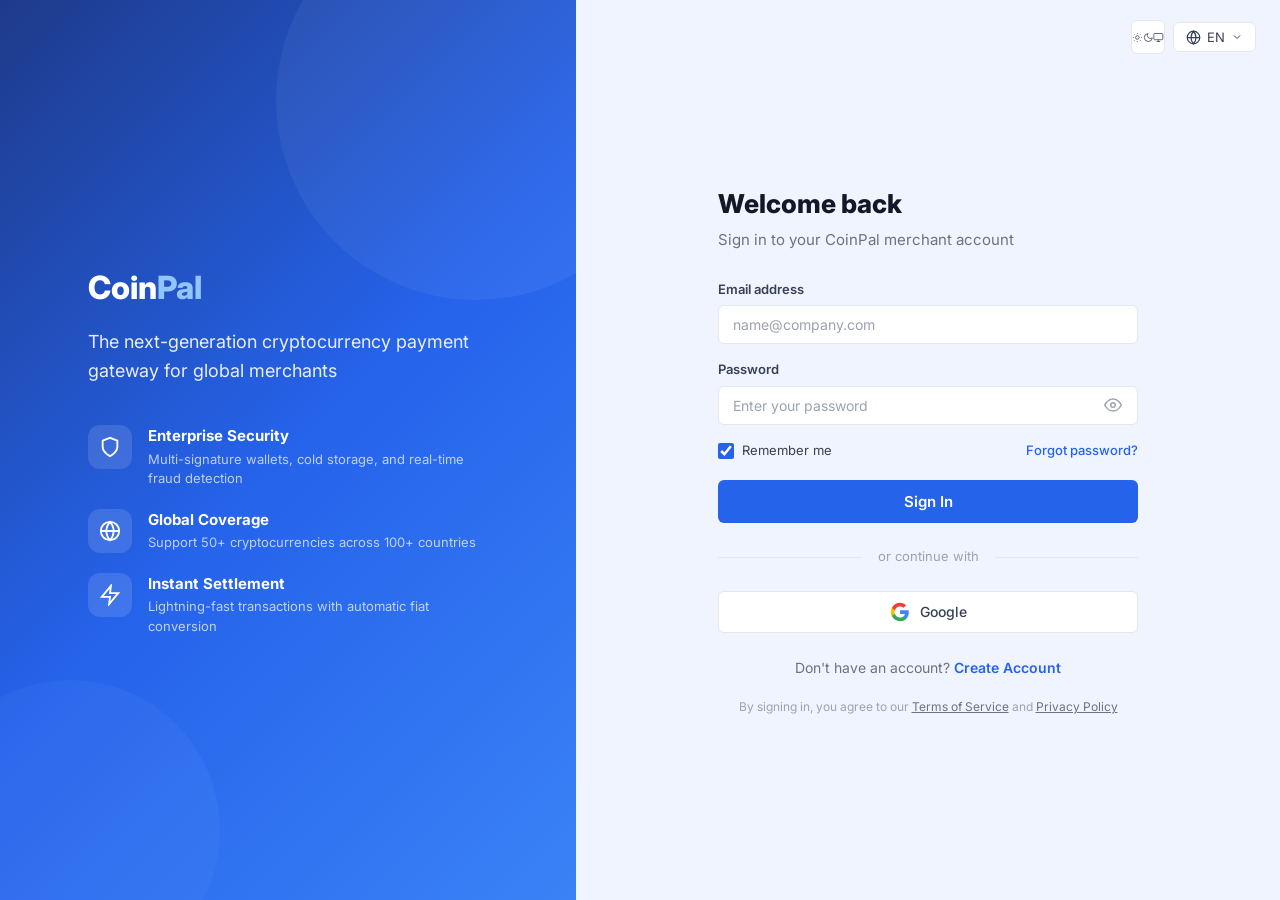
<file: pages/login.html>
<!DOCTYPE html>
<html lang="en">
<head>
    <meta charset="UTF-8">
    <meta name="viewport" content="width=device-width, initial-scale=1.0">
    <title>CoinPal - Login</title>
    <link rel="preconnect" href="https://fonts.googleapis.com">
    <link rel="preconnect" href="https://fonts.gstatic.com" crossorigin>
    <link href="https://fonts.googleapis.com/css2?family=Inter:wght@400;500;600;700;800&display=swap" rel="stylesheet">
    <link rel="stylesheet" href="../css/variables.css">
    <link rel="stylesheet" href="../css/base.css">
    <link rel="stylesheet" href="../css/components.css">
    <link rel="stylesheet" href="../css/auth.css">
    <script src="../js/theme.js"></script>
</head>
<body class="auth-page">

<!-- Left Brand Panel -->
<div class="brand-panel">
    <div class="brand-content">
        <div class="brand-logo">Coin<span>Pal</span></div>
        <div class="brand-tagline">The next-generation cryptocurrency payment gateway for global merchants</div>
        <div class="brand-features">
            <div class="brand-feature">
                <div class="brand-feature-icon">
                    <svg viewBox="0 0 24 24" fill="none" stroke="currentColor" stroke-width="2"><path d="M12 22s8-4 8-10V5l-8-3-8 3v7c0 6 8 10 8 10z"/></svg>
                </div>
                <div>
                    <div class="brand-feature-title">Enterprise Security</div>
                    <div class="brand-feature-desc">Multi-signature wallets, cold storage, and real-time fraud detection</div>
                </div>
            </div>
            <div class="brand-feature">
                <div class="brand-feature-icon">
                    <svg viewBox="0 0 24 24" fill="none" stroke="currentColor" stroke-width="2"><circle cx="12" cy="12" r="10"/><path d="M2 12h20M12 2a15.3 15.3 0 014 10 15.3 15.3 0 01-4 10 15.3 15.3 0 01-4-10A15.3 15.3 0 0112 2z"/></svg>
                </div>
                <div>
                    <div class="brand-feature-title">Global Coverage</div>
                    <div class="brand-feature-desc">Support 50+ cryptocurrencies across 100+ countries</div>
                </div>
            </div>
            <div class="brand-feature">
                <div class="brand-feature-icon">
                    <svg viewBox="0 0 24 24" fill="none" stroke="currentColor" stroke-width="2"><path d="M13 2L3 14h9l-1 8 10-12h-9l1-8z"/></svg>
                </div>
                <div>
                    <div class="brand-feature-title">Instant Settlement</div>
                    <div class="brand-feature-desc">Lightning-fast transactions with automatic fiat conversion</div>
                </div>
            </div>
        </div>
    </div>
</div>

<!-- Right Form Panel -->
<div class="form-panel">
    <div class="form-container">

        <!-- Controls: Theme + Language Switcher -->
        <div class="auth-controls">
            <div class="theme-dropdown">
                <button class="theme-trigger" onclick="this.parentElement.classList.toggle('open')" title="Theme">
                    <svg class="icon-sun" viewBox="0 0 24 24" fill="none" stroke="currentColor" stroke-width="2"><circle cx="12" cy="12" r="4"/><path d="M12 2v2M12 20v2M4.93 4.93l1.41 1.41M17.66 17.66l1.41 1.41M2 12h2M20 12h2M6.34 17.66l-1.41 1.41M19.07 4.93l-1.41 1.41"/></svg>
                    <svg class="icon-moon" viewBox="0 0 24 24" fill="none" stroke="currentColor" stroke-width="2"><path d="M21 12.79A9 9 0 1111.21 3 7 7 0 0021 12.79z"/></svg>
                    <svg class="icon-system" viewBox="0 0 24 24" fill="none" stroke="currentColor" stroke-width="2"><rect x="2" y="3" width="20" height="14" rx="2"/><line x1="8" y1="21" x2="16" y2="21"/><line x1="12" y1="17" x2="12" y2="21"/></svg>
                </button>
                <div class="theme-menu">
                    <div class="theme-menu-item" data-mode="light" onclick="setTheme('light')">
                        <svg viewBox="0 0 24 24" fill="none" stroke="currentColor" stroke-width="2"><circle cx="12" cy="12" r="4"/><path d="M12 2v2M12 20v2M4.93 4.93l1.41 1.41M17.66 17.66l1.41 1.41M2 12h2M20 12h2M6.34 17.66l-1.41 1.41M19.07 4.93l-1.41 1.41"/></svg>
                        <span data-i18n="theme.light">Light</span>
                    </div>
                    <div class="theme-menu-item" data-mode="dark" onclick="setTheme('dark')">
                        <svg viewBox="0 0 24 24" fill="none" stroke="currentColor" stroke-width="2"><path d="M21 12.79A9 9 0 1111.21 3 7 7 0 0021 12.79z"/></svg>
                        <span data-i18n="theme.dark">Dark</span>
                    </div>
                    <div class="theme-menu-item" data-mode="system" onclick="setTheme('system')">
                        <svg viewBox="0 0 24 24" fill="none" stroke="currentColor" stroke-width="2"><rect x="2" y="3" width="20" height="14" rx="2"/><line x1="8" y1="21" x2="16" y2="21"/><line x1="12" y1="17" x2="12" y2="21"/></svg>
                        <span data-i18n="theme.system">System</span>
                    </div>
                </div>
            </div>
            <div class="auth-lang">
                <div class="lang-dropdown">
                    <button class="lang-trigger" onclick="this.parentElement.classList.toggle('open')">
                        <svg viewBox="0 0 24 24" fill="none" stroke="currentColor" stroke-width="2" style="width:15px;height:15px;"><circle cx="12" cy="12" r="10"/><path d="M2 12h20M12 2a15.3 15.3 0 014 10 15.3 15.3 0 01-4 10 15.3 15.3 0 01-4-10A15.3 15.3 0 0112 2z"/></svg>
                        <span class="lang-label">EN</span>
                        <svg class="chevron" viewBox="0 0 24 24" fill="none" stroke="currentColor" stroke-width="2" style="width:12px;height:12px;"><path d="M6 9l6 6 6-6"/></svg>
                    </button>
                    <div class="lang-menu">
                        <div class="lang-menu-item active" data-lang="en" onclick="setLang('en')">English</div>
                        <div class="lang-menu-item" data-lang="fr" onclick="setLang('fr')">Français</div>
                        <div class="lang-menu-item" data-lang="de" onclick="setLang('de')">Deutsch</div>
                        <div class="lang-menu-item" data-lang="it" onclick="setLang('it')">Italiano</div>
                        <div class="lang-menu-item" data-lang="es" onclick="setLang('es')">Español</div>
                        <div class="lang-menu-item" data-lang="pt" onclick="setLang('pt')">Português</div>
                        <div class="lang-menu-item" data-lang="zh" onclick="setLang('zh')">中文</div>
                    <div class="lang-menu-item" data-lang="ko" onclick="setLang('ko')">한국어</div>
                    </div>
                </div>
            </div>
        </div>

        <!-- ===== LOGIN FORM ===== -->
        <div id="loginView">
            <div class="auth-header">
                <h1 data-i18n="login.welcomeBack">Welcome back</h1>
                <p data-i18n="login.subtitle">Sign in to your CoinPal merchant account</p>
            </div>

            <div id="loginError" class="msg-error">
                <svg viewBox="0 0 24 24" fill="none" stroke="currentColor" stroke-width="2" style="width:16px;height:16px;display:inline;vertical-align:middle;margin-right:6px;"><circle cx="12" cy="12" r="10"/><path d="M15 9l-6 6M9 9l6 6"/></svg>
                <span>Invalid email or password. Please try again.</span>
            </div>

            <form id="loginForm" onsubmit="handleLogin(event)">
                <div class="form-group">
                    <label class="form-label" for="loginEmail" data-i18n="login.emailAddress">Email address</label>
                    <input type="email" id="loginEmail" class="form-input" data-i18n-placeholder="login.emailPlaceholder" placeholder="name@company.com" required>
                </div>
                <div class="form-group">
                    <label class="form-label" for="loginPassword" data-i18n="login.password">Password</label>
                    <div class="auth-input-wrapper">
                        <input type="password" id="loginPassword" class="form-input" style="padding-right:42px;" data-i18n-placeholder="login.passwordPlaceholder" placeholder="Enter your password" required>
                        <button type="button" class="toggle-pw" onclick="togglePassword('loginPassword', this)">
                            <svg viewBox="0 0 24 24" fill="none" stroke="currentColor" stroke-width="2"><path d="M1 12s4-8 11-8 11 8 11 8-4 8-11 8-11-8-11-8z"/><circle cx="12" cy="12" r="3"/></svg>
                        </button>
                    </div>
                </div>
                <div class="auth-extras">
                    <label class="checkbox-label"><input type="checkbox" checked> <span data-i18n="login.rememberMe">Remember me</span></label>
                    <a href="#" class="forgot-link" onclick="showForgotPassword(event)" data-i18n="login.forgotPassword">Forgot password?</a>
                </div>
                <button type="submit" class="btn btn-primary btn-block btn-lg" id="loginBtn" data-i18n="login.signIn">Sign In</button>
            </form>

            <div class="auth-divider" data-i18n="login.orContinueWith">or continue with</div>

            <div class="social-btns">
                <button class="social-btn">
                    <svg viewBox="0 0 24 24"><path d="M22.56 12.25c0-.78-.07-1.53-.2-2.25H12v4.26h5.92a5.06 5.06 0 01-2.2 3.32v2.77h3.57c2.08-1.92 3.28-4.74 3.28-8.1z" fill="#4285F4"/><path d="M12 23c2.97 0 5.46-.98 7.28-2.66l-3.57-2.77c-.98.66-2.23 1.06-3.71 1.06-2.86 0-5.29-1.93-6.16-4.53H2.18v2.84C3.99 20.53 7.7 23 12 23z" fill="#34A853"/><path d="M5.84 14.09c-.22-.66-.35-1.36-.35-2.09s.13-1.43.35-2.09V7.07H2.18C1.43 8.55 1 10.22 1 12s.43 3.45 1.18 4.93l2.85-2.22.81-.62z" fill="#FBBC05"/><path d="M12 5.38c1.62 0 3.06.56 4.21 1.64l3.15-3.15C17.45 2.09 14.97 1 12 1 7.7 1 3.99 3.47 2.18 7.07l3.66 2.84c.87-2.6 3.3-4.53 6.16-4.53z" fill="#EA4335"/></svg>
                    Google
                </button>
            </div>

            <div class="auth-prompt">
                <span data-i18n="login.noAccount">Don't have an account?</span> <a href="register.html" data-i18n="login.createAccount">Create Account</a>
            </div>

            <div class="auth-terms">
                <span data-i18n="login.termsAgree">By signing in, you agree to our</span> <a href="#" data-i18n="login.termsOfService">Terms of Service</a> <span data-i18n="login.and">and</span> <a href="#" data-i18n="login.privacyPolicy">Privacy Policy</a>
            </div>
        </div>

        <!-- ===== 2FA VERIFICATION ===== -->
        <div id="twofaView" class="code-view" style="display:none;">
            <div class="auth-header" style="text-align:center;">
                <div class="code-icon">
                    <svg viewBox="0 0 24 24" fill="none" stroke="currentColor" stroke-width="2"><path d="M12 22s8-4 8-10V5l-8-3-8 3v7c0 6 8 10 8 10z"/></svg>
                </div>
                <h1 data-i18n="login.2faTitle">Two-Factor Authentication</h1>
                <p data-i18n="login.2faDesc">Enter the 6-digit code from your authenticator app</p>
            </div>
            <div class="code-inputs">
                <input type="text" class="code-input" maxlength="1" oninput="handleCodeInput(this, 0)" onkeydown="handleCodeKeydown(event, 0)">
                <input type="text" class="code-input" maxlength="1" oninput="handleCodeInput(this, 1)" onkeydown="handleCodeKeydown(event, 1)">
                <input type="text" class="code-input" maxlength="1" oninput="handleCodeInput(this, 2)" onkeydown="handleCodeKeydown(event, 2)">
                <input type="text" class="code-input" maxlength="1" oninput="handleCodeInput(this, 3)" onkeydown="handleCodeKeydown(event, 3)">
                <input type="text" class="code-input" maxlength="1" oninput="handleCodeInput(this, 4)" onkeydown="handleCodeKeydown(event, 4)">
                <input type="text" class="code-input" maxlength="1" oninput="handleCodeInput(this, 5)" onkeydown="handleCodeKeydown(event, 5)">
            </div>
            <button class="btn btn-primary btn-block btn-lg" onclick="verify2FA()" id="verifyBtn" data-i18n="login.verifySignIn">Verify & Sign In</button>
            <div class="resend-link">Didn't receive a code? <a onclick="resendCode()" data-i18n="login.resendCode">Resend code</a></div>
            <div class="back-link">
                <a href="#" onclick="backToLogin(event)" data-i18n="login.backToSignIn">&larr; Back to sign in</a>
            </div>
        </div>

        <!-- ===== FORGOT PASSWORD ===== -->
        <div id="forgotView" class="code-view" style="display:none;">
            <div class="auth-header" style="text-align:center;">
                <div class="code-icon">
                    <svg viewBox="0 0 24 24" fill="none" stroke="currentColor" stroke-width="2"><rect x="3" y="11" width="18" height="11" rx="2" ry="2"/><path d="M7 11V7a5 5 0 0110 0v4"/></svg>
                </div>
                <h1 data-i18n="login.resetPassword">Reset password</h1>
                <p data-i18n="login.resetDesc">Enter your email and we'll send you a reset link</p>
            </div>
            <div id="forgotSuccess" class="msg-success" style="margin-top:24px;">
                <svg viewBox="0 0 24 24" fill="none" stroke="currentColor" stroke-width="2" style="width:16px;height:16px;display:inline;vertical-align:middle;margin-right:6px;"><path d="M22 11.08V12a10 10 0 11-5.93-9.14"/><path d="M22 4L12 14.01l-3-3"/></svg>
                <span>Reset link sent! Check your email inbox.</span>
            </div>
            <form onsubmit="handleForgotPassword(event)" style="margin-top:24px;">
                <div class="form-group">
                    <label class="form-label" for="forgotEmail" data-i18n="login.emailAddress">Email address</label>
                    <input type="email" id="forgotEmail" class="form-input" data-i18n-placeholder="login.emailPlaceholder" placeholder="name@company.com" required>
                </div>
                <button type="submit" class="btn btn-primary btn-block btn-lg" id="forgotBtn" data-i18n="login.sendResetLink">Send Reset Link</button>
            </form>
            <div class="back-link" style="margin-top:20px;">
                <a href="#" onclick="backToLogin(event)" data-i18n="login.backToSignIn">&larr; Back to sign in</a>
            </div>
        </div>

    </div>
</div>

<script src="../js/dropdown.js" defer></script>
<script>
    function togglePassword(inputId, btn) {
        var input = document.getElementById(inputId);
        if (input.type === 'password') {
            input.type = 'text';
            btn.innerHTML = '<svg viewBox="0 0 24 24" fill="none" stroke="currentColor" stroke-width="2"><path d="M17.94 17.94A10.07 10.07 0 0112 20c-7 0-11-8-11-8a18.45 18.45 0 015.06-5.94M9.9 4.24A9.12 9.12 0 0112 4c7 0 11 8 11 8a18.5 18.5 0 01-2.16 3.19m-6.72-1.07a3 3 0 11-4.24-4.24"/><line x1="1" y1="1" x2="23" y2="23"/></svg>';
        } else {
            input.type = 'password';
            btn.innerHTML = '<svg viewBox="0 0 24 24" fill="none" stroke="currentColor" stroke-width="2"><path d="M1 12s4-8 11-8 11 8 11 8-4 8-11 8-11-8-11-8z"/><circle cx="12" cy="12" r="3"/></svg>';
        }
    }

    function handleLogin(e) {
        e.preventDefault();
        var btn = document.getElementById('loginBtn');
        btn.classList.add('btn-loading');
        document.getElementById('loginError').classList.remove('show');
        setTimeout(function() {
            btn.classList.remove('btn-loading');
            document.getElementById('loginView').style.display = 'none';
            document.getElementById('twofaView').style.display = 'block';
            document.querySelector('.code-input').focus();
        }, 1200);
    }

    function handleCodeInput(input, index) {
        if (input.value.length === 1) {
            var inputs = document.querySelectorAll('.code-input');
            if (index < inputs.length - 1) inputs[index + 1].focus();
        }
    }

    function handleCodeKeydown(e, index) {
        var inputs = document.querySelectorAll('.code-input');
        if (e.key === 'Backspace' && !inputs[index].value && index > 0) inputs[index - 1].focus();
    }

    function verify2FA() {
        var btn = document.getElementById('verifyBtn');
        btn.classList.add('btn-loading');
        setTimeout(function() {
            btn.classList.remove('btn-loading');
            window.location.href = 'overview.html';
        }, 1200);
    }

    function resendCode() {
        alert('A new verification code has been sent.');
    }

    function showForgotPassword(e) {
        e.preventDefault();
        document.getElementById('loginView').style.display = 'none';
        document.getElementById('forgotView').style.display = 'block';
    }

    function handleForgotPassword(e) {
        e.preventDefault();
        var btn = document.getElementById('forgotBtn');
        btn.classList.add('btn-loading');
        setTimeout(function() {
            btn.classList.remove('btn-loading');
            document.getElementById('forgotSuccess').classList.add('show');
        }, 1200);
    }

    function backToLogin(e) {
        e.preventDefault();
        document.getElementById('twofaView').style.display = 'none';
        document.getElementById('forgotView').style.display = 'none';
        document.getElementById('loginView').style.display = 'block';
        document.getElementById('forgotSuccess').classList.remove('show');
    }
</script>
    <script src="../js/i18n.js" defer></script>
</body>
</html>
</file>
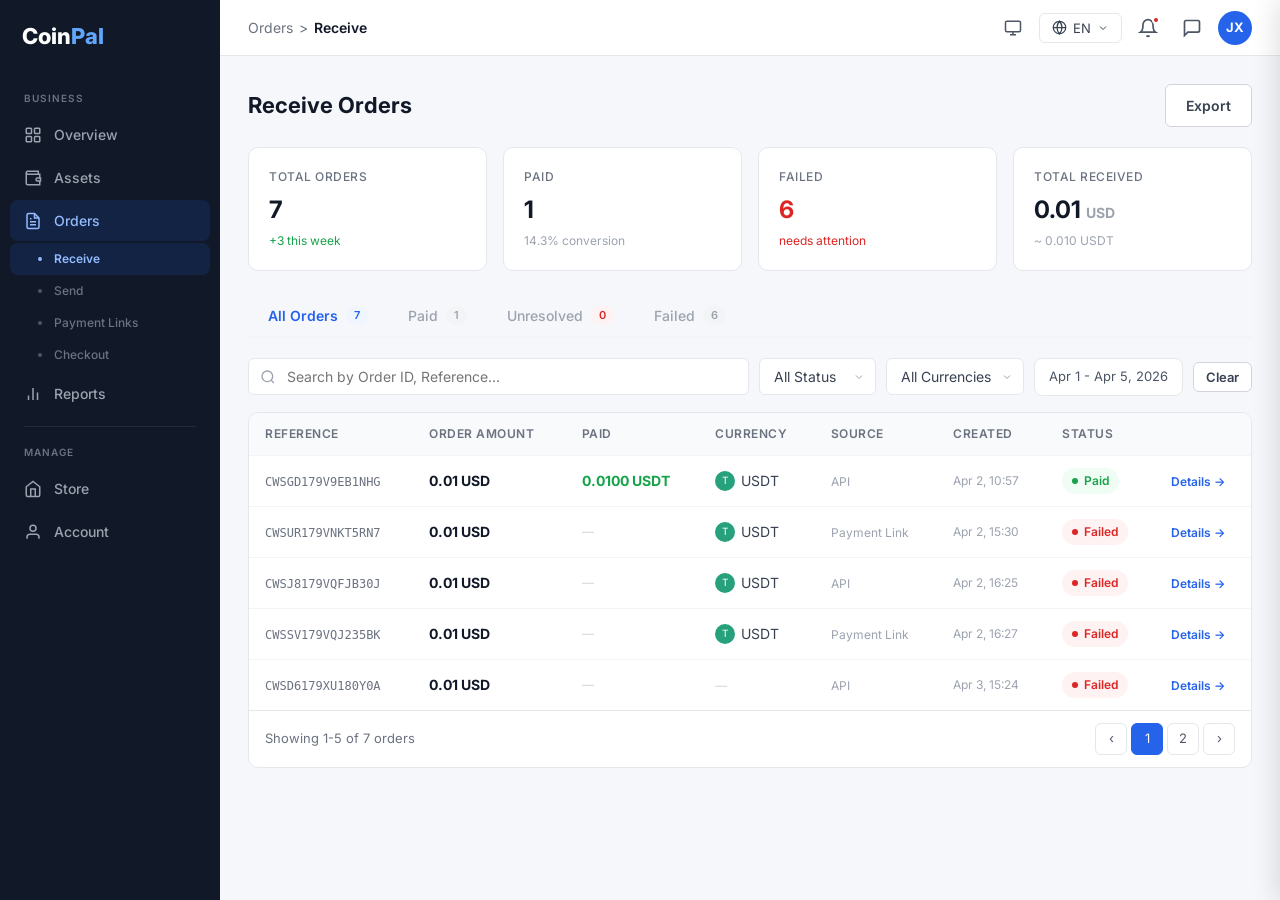
<file: pages/orders.html>
<!DOCTYPE html>
<html lang="en">
<head>
<meta charset="UTF-8">
<meta name="viewport" content="width=device-width, initial-scale=1.0">
<title>CoinPal — Orders</title>
<link rel="stylesheet" href="../css/variables.css">
<link rel="stylesheet" href="../css/base.css">
<link rel="stylesheet" href="../css/sidebar.css">
<link rel="stylesheet" href="../css/topbar.css">
<link rel="stylesheet" href="../css/layout.css">
<link rel="stylesheet" href="../css/components.css">
<script src="../js/theme.js"></script>
<style>
/* Page-specific styles */
.page-header { display: flex; align-items: center; justify-content: space-between; margin-bottom: 20px; }
.page-title { font-size: 22px; font-weight: 700; color: var(--grey-900); }

.col-id { font-family: 'SF Mono', Monaco, monospace; font-size: 12px; color: var(--grey-500); max-width: 140px; overflow: hidden; text-overflow: ellipsis; white-space: nowrap; }
.col-amount { font-weight: 700; color: var(--grey-900); white-space: nowrap; }
.col-time { font-size: 12px; color: var(--grey-400); white-space: nowrap; }
.col-method { display: flex; align-items: center; gap: 6px; }
.method-icon { width: 20px; height: 20px; border-radius: 50%; display: flex; align-items: center; justify-content: center; font-size: 10px; color: white; background: #26a17b; }
.col-link { color: var(--primary); font-weight: 600; cursor: pointer; font-size: 12px; }
.col-link:hover { text-decoration: underline; }

/* Detail drawer page-specific */
.detail-hero {
  padding: 24px; text-align: center;
  background: linear-gradient(180deg, var(--grey-50) 0%, var(--bg-card) 100%);
}
.detail-section { padding: 0 24px 20px; }
.detail-section-title { font-size: 12px; font-weight: 700; color: var(--grey-400); text-transform: uppercase; letter-spacing: 0.5px; margin-bottom: 14px; padding-top: 16px; border-top: 1px solid var(--grey-100); }

.detail-grid { display: grid; grid-template-columns: 1fr 1fr; gap: 0; }
.detail-field { padding: 10px 0; }
.detail-field:nth-child(odd) { padding-right: 12px; }
.detail-field:nth-child(even) { padding-left: 12px; border-left: 1px solid var(--grey-100); }
.df-label { font-size: 11px; color: var(--grey-400); font-weight: 500; margin-bottom: 3px; }
.df-value { font-size: 13px; color: var(--grey-800); font-weight: 600; word-break: break-all; }
.df-value a { color: var(--primary); text-decoration: none; }
.df-value a:hover { text-decoration: underline; }
.df-mono { font-family: 'SF Mono', Monaco, monospace; font-size: 12px; }

.copy-btn { cursor: pointer; color: var(--grey-300); font-size: 14px; }
.copy-btn:hover { color: var(--primary); }

.date-range {
  display: flex; align-items: center; gap: 6px; padding: 8px 14px; border-radius: 8px;
  border: 1px solid var(--grey-200); background: var(--bg-card); font-size: 13px; color: var(--grey-600);
}
.filter-right { margin-left: auto; display: flex; gap: 8px; }

.tab-alert .tab-count { background: var(--red-light); color: var(--red); }
</style>
</head>
<body>

<div class="layout">
    <div class="sidebar-overlay"></div>
    <nav class="sidebar">
        <div class="sidebar-logo">Coin<span>Pal</span></div>
        <div class="sidebar-nav">
            <div class="nav-section" data-i18n="nav.business">Business</div>
            <a href="overview.html" class="nav-item">
                <svg viewBox="0 0 24 24" fill="none" stroke="currentColor" stroke-width="2"><rect x="3" y="3" width="7" height="7" rx="1"/><rect x="14" y="3" width="7" height="7" rx="1"/><rect x="3" y="14" width="7" height="7" rx="1"/><rect x="14" y="14" width="7" height="7" rx="1"/></svg>
                <span data-i18n="nav.overview">Overview</span>
            </a>
            <a href="assets.html" class="nav-item">
                <svg viewBox="0 0 24 24" fill="none" stroke="currentColor" stroke-width="2"><path d="M21 12V7H5a2 2 0 010-4h14v4"/><path d="M3 5v14a2 2 0 002 2h16v-5"/><path d="M18 12a2 2 0 000 4h4v-4h-4z"/></svg>
                <span data-i18n="nav.assets">Assets</span>
            </a>
            <a href="orders.html" class="nav-item active" data-toggle="orders">
                <svg viewBox="0 0 24 24" fill="none" stroke="currentColor" stroke-width="2"><path d="M14 2H6a2 2 0 00-2 2v16a2 2 0 002 2h12a2 2 0 002-2V8z"/><path d="M14 2v6h6"/><path d="M16 13H8"/><path d="M16 17H8"/><path d="M10 9H8"/></svg>
                <span data-i18n="nav.orders">Orders</span>
            </a>
            <a href="orders.html" class="nav-item nav-sub active-sub" data-group="orders" data-i18n="nav.receive">Receive</a>
            <a href="send-orders.html" class="nav-item nav-sub" data-group="orders" data-i18n="nav.send">Send</a>
            <a href="payment-links.html" class="nav-item nav-sub" data-group="orders" data-i18n="nav.paymentLinks">Payment Links</a>
            <a href="checkout.html" class="nav-item nav-sub" data-group="orders" data-i18n="nav.checkout">Checkout</a>
            <a href="reports.html" class="nav-item">
                <svg viewBox="0 0 24 24" fill="none" stroke="currentColor" stroke-width="2"><path d="M18 20V10"/><path d="M12 20V4"/><path d="M6 20v-6"/></svg>
                <span data-i18n="nav.reports">Reports</span>
            </a>
            <div class="nav-divider"></div>
            <div class="nav-section" data-i18n="nav.manage">Manage</div>
            <a href="store.html" class="nav-item">
                <svg viewBox="0 0 24 24" fill="none" stroke="currentColor" stroke-width="2"><path d="M3 9l9-7 9 7v11a2 2 0 01-2 2H5a2 2 0 01-2-2z"/><polyline points="9 22 9 12 15 12 15 22"/></svg>
                <span data-i18n="nav.store">Store</span>
            </a>
            <a href="account.html" class="nav-item">
                <svg viewBox="0 0 24 24" fill="none" stroke="currentColor" stroke-width="2"><path d="M20 21v-2a4 4 0 00-4-4H8a4 4 0 00-4 4v2"/><circle cx="12" cy="7" r="4"/></svg>
                <span data-i18n="nav.account">Account</span>
            </a>
        </div>
    </nav>

    <div class="main-wrapper">
        <div class="topbar">
            <div class="topbar-left">
                <button class="topbar-hamburger">
                    <svg viewBox="0 0 24 24" fill="none" stroke="currentColor" stroke-width="2"><path d="M3 12h18M3 6h18M3 18h18"/></svg>
                </button>
                <div class="breadcrumb"><span data-i18n="nav.orders">Orders</span> &gt; <strong data-i18n="nav.receive">Receive</strong></div>
            </div>
            <div class="topbar-right">
                <div class="theme-dropdown">
                    <button class="theme-trigger" onclick="this.parentElement.classList.toggle('open')" title="Theme">
                        <svg class="icon-sun" viewBox="0 0 24 24" fill="none" stroke="currentColor" stroke-width="2"><circle cx="12" cy="12" r="4"/><path d="M12 2v2M12 20v2M4.93 4.93l1.41 1.41M17.66 17.66l1.41 1.41M2 12h2M20 12h2M6.34 17.66l-1.41 1.41M19.07 4.93l-1.41 1.41"/></svg>
                        <svg class="icon-moon" viewBox="0 0 24 24" fill="none" stroke="currentColor" stroke-width="2"><path d="M21 12.79A9 9 0 1111.21 3 7 7 0 0021 12.79z"/></svg>
                        <svg class="icon-system" viewBox="0 0 24 24" fill="none" stroke="currentColor" stroke-width="2"><rect x="2" y="3" width="20" height="14" rx="2"/><line x1="8" y1="21" x2="16" y2="21"/><line x1="12" y1="17" x2="12" y2="21"/></svg>
                    </button>
                    <div class="theme-menu">
                        <div class="theme-menu-item" data-mode="light" onclick="setTheme('light')">
                            <svg viewBox="0 0 24 24" fill="none" stroke="currentColor" stroke-width="2"><circle cx="12" cy="12" r="4"/><path d="M12 2v2M12 20v2M4.93 4.93l1.41 1.41M17.66 17.66l1.41 1.41M2 12h2M20 12h2M6.34 17.66l-1.41 1.41M19.07 4.93l-1.41 1.41"/></svg>
                            <span data-i18n="theme.light">Light</span>
                        </div>
                        <div class="theme-menu-item" data-mode="dark" onclick="setTheme('dark')">
                            <svg viewBox="0 0 24 24" fill="none" stroke="currentColor" stroke-width="2"><path d="M21 12.79A9 9 0 1111.21 3 7 7 0 0021 12.79z"/></svg>
                            <span data-i18n="theme.dark">Dark</span>
                        </div>
                        <div class="theme-menu-item" data-mode="system" onclick="setTheme('system')">
                            <svg viewBox="0 0 24 24" fill="none" stroke="currentColor" stroke-width="2"><rect x="2" y="3" width="20" height="14" rx="2"/><line x1="8" y1="21" x2="16" y2="21"/><line x1="12" y1="17" x2="12" y2="21"/></svg>
                            <span data-i18n="theme.system">System</span>
                        </div>
                    </div>
                </div>
                <div class="lang-dropdown">
                    <button class="lang-trigger" onclick="this.parentElement.classList.toggle('open')">
                        <svg viewBox="0 0 24 24" fill="none" stroke="currentColor" stroke-width="2"><circle cx="12" cy="12" r="10"/><path d="M2 12h20M12 2a15.3 15.3 0 014 10 15.3 15.3 0 01-4 10 15.3 15.3 0 01-4-10A15.3 15.3 0 0112 2z"/></svg>
                        <span class="lang-label">EN</span>
                        <svg class="chevron" viewBox="0 0 24 24" fill="none" stroke="currentColor" stroke-width="2"><path d="M6 9l6 6 6-6"/></svg>
                    </button>
                    <div class="lang-menu">
                    <div class="lang-menu-item active" data-lang="en" onclick="setLang('en')">English</div>
                    <div class="lang-menu-item" data-lang="fr" onclick="setLang('fr')">Français</div>
                    <div class="lang-menu-item" data-lang="de" onclick="setLang('de')">Deutsch</div>
                    <div class="lang-menu-item" data-lang="it" onclick="setLang('it')">Italiano</div>
                    <div class="lang-menu-item" data-lang="es" onclick="setLang('es')">Español</div>
                    <div class="lang-menu-item" data-lang="pt" onclick="setLang('pt')">Português</div>
                    <div class="lang-menu-item" data-lang="zh" onclick="setLang('zh')">中文</div>
                    <div class="lang-menu-item" data-lang="ko" onclick="setLang('ko')">한국어</div>
                    </div>
                </div>
                <div class="topbar-icon">
                    <svg viewBox="0 0 24 24" fill="none" stroke="currentColor" stroke-width="2"><path d="M18 8A6 6 0 006 8c0 7-3 9-3 9h18s-3-2-3-9"/><path d="M13.73 21a2 2 0 01-3.46 0"/></svg>
                    <span class="topbar-badge"></span>
                </div>
                <div class="topbar-icon">
                    <svg viewBox="0 0 24 24" fill="none" stroke="currentColor" stroke-width="2"><path d="M21 15a2 2 0 01-2 2H7l-4 4V5a2 2 0 012-2h14a2 2 0 012 2z"/></svg>
                </div>
                <div class="user-dropdown">
                    <div class="avatar" onclick="this.parentElement.classList.toggle('open')">JX</div>
                    <div class="user-menu">
                        <div class="user-menu-header">
                            <div class="user-menu-name">Jxwinter</div>
                            <div class="user-menu-email">product.igv.test@gmail.com</div>
                        </div>
                        <a href="account.html" class="user-menu-item" data-i18n="topbar.accountSettings">Account Settings</a>
                        <a href="login.html" class="user-menu-item danger" data-i18n="topbar.signOut">Sign Out</a>
                    </div>
                </div>
            </div>
        </div>

        <main class="main-content">
            <div class="page-header">
                <h1 class="page-title" data-i18n="orders.receiveOrders">Receive Orders</h1>
                <div style="display:flex;gap:10px;">
                    <a href="reports.html" class="btn btn-outline" style="text-decoration: none;" data-i18n="action.export">Export</a>
                </div>
            </div>

            <!-- Stats -->
            <div class="stat-row">
                <div class="stat-card">
                    <div class="stat-label" data-i18n="orders.totalOrders">Total Orders</div>
                    <div class="stat-value">7</div>
                    <div class="stat-sub stat-up">+3 this week</div>
                </div>
                <div class="stat-card">
                    <div class="stat-label" data-i18n="orders.paid">Paid</div>
                    <div class="stat-value">1</div>
                    <div class="stat-sub" style="color:var(--grey-400)">14.3% conversion</div>
                </div>
                <div class="stat-card">
                    <div class="stat-label" data-i18n="orders.failed">Failed / Expired</div>
                    <div class="stat-value" style="color:var(--red)">6</div>
                    <div class="stat-sub stat-down">needs attention</div>
                </div>
                <div class="stat-card">
                    <div class="stat-label" data-i18n="orders.totalReceived">Total Received</div>
                    <div class="stat-value">0.01 <span style="font-size:14px;color:var(--grey-400)">USD</span></div>
                    <div class="stat-sub" style="color:var(--grey-400)">~ 0.010 USDT</div>
                </div>
            </div>

            <!-- Tabs -->
            <div class="tabs">
                <div class="tab active"><span data-i18n="orders.allOrders">All Orders</span> <span class="tab-count">7</span></div>
                <div class="tab"><span data-i18n="orders.paid">Paid</span> <span class="tab-count">1</span></div>
                <div class="tab tab-alert"><span data-i18n="orders.unresolved">Unresolved</span> <span class="tab-count">0</span></div>
                <div class="tab"><span data-i18n="orders.failed">Failed</span> <span class="tab-count">6</span></div>
            </div>

            <!-- Filters -->
            <div class="filter-bar">
                <div class="search-box">
                    <svg viewBox="0 0 24 24" fill="none" stroke="currentColor" stroke-width="2"><circle cx="11" cy="11" r="8"/><path d="M21 21l-4.35-4.35"/></svg>
                    <input placeholder="Search by Order ID, Reference...">
                </div>
                <select class="filter-select">
                    <option>All Status</option>
                    <option>Paid</option>
                    <option>Failed</option>
                    <option>Pending</option>
                    <option>Underpaid</option>
                </select>
                <select class="filter-select">
                    <option>All Currencies</option>
                    <option>USD</option>
                    <option>USDT</option>
                </select>
                <div class="date-range">
                    Apr 1 - Apr 5, 2026
                </div>
                <div class="filter-right">
                    <button class="btn btn-sm btn-outline" data-i18n="action.clear">Clear</button>
                </div>
            </div>

            <!-- Table -->
            <div class="table-wrap">
                <div class="table-scroll">
                    <table>
                        <thead>
                            <tr>
                                <th data-i18n="label.reference">Reference</th>
                                <th data-i18n="label.orderAmount">Order Amount</th>
                                <th data-i18n="label.paid">Paid</th>
                                <th data-i18n="label.currency">Currency</th>
                                <th data-i18n="label.source">Source</th>
                                <th data-i18n="label.created">Created</th>
                                <th data-i18n="label.status">Status</th>
                                <th></th>
                            </tr>
                        </thead>
                        <tbody>
                            <tr class="clickable" onclick="openDrawer('detailDrawer','detailOverlay')">
                                <td><span class="col-id" title="CWSGD179V9EB1NHG">CWSGD179V9EB1NHG</span></td>
                                <td class="col-amount">0.01 USD</td>
                                <td class="col-amount" style="color:var(--green)">0.0100 USDT</td>
                                <td><div class="col-method"><span class="method-icon">T</span>USDT</div></td>
                                <td><span style="font-size:12px; color:var(--grey-400)">API</span></td>
                                <td class="col-time">Apr 2, 10:57</td>
                                <td><span class="status status-paid"><span class="status-dot"></span>Paid</span></td>
                                <td><span class="col-link">Details &rarr;</span></td>
                            </tr>
                            <tr class="clickable" onclick="openDrawer('detailDrawer','detailOverlay')">
                                <td><span class="col-id" title="CWSUR179VNKT5RN7">CWSUR179VNKT5RN7</span></td>
                                <td class="col-amount">0.01 USD</td>
                                <td style="color:var(--grey-300); font-size:12px;">&mdash;</td>
                                <td><div class="col-method"><span class="method-icon">T</span>USDT</div></td>
                                <td><span style="font-size:12px; color:var(--grey-400)">Payment Link</span></td>
                                <td class="col-time">Apr 2, 15:30</td>
                                <td><span class="status status-failed"><span class="status-dot"></span>Failed</span></td>
                                <td><span class="col-link">Details &rarr;</span></td>
                            </tr>
                            <tr class="clickable" onclick="openDrawer('detailDrawer','detailOverlay')">
                                <td><span class="col-id" title="CWSJ8179VQFJB30J">CWSJ8179VQFJB30J</span></td>
                                <td class="col-amount">0.01 USD</td>
                                <td style="color:var(--grey-300); font-size:12px;">&mdash;</td>
                                <td><div class="col-method"><span class="method-icon">T</span>USDT</div></td>
                                <td><span style="font-size:12px; color:var(--grey-400)">API</span></td>
                                <td class="col-time">Apr 2, 16:25</td>
                                <td><span class="status status-failed"><span class="status-dot"></span>Failed</span></td>
                                <td><span class="col-link">Details &rarr;</span></td>
                            </tr>
                            <tr class="clickable" onclick="openDrawer('detailDrawer','detailOverlay')">
                                <td><span class="col-id" title="CWSSV179VQJ235BK">CWSSV179VQJ235BK</span></td>
                                <td class="col-amount">0.01 USD</td>
                                <td style="color:var(--grey-300); font-size:12px;">&mdash;</td>
                                <td><div class="col-method"><span class="method-icon">T</span>USDT</div></td>
                                <td><span style="font-size:12px; color:var(--grey-400)">Payment Link</span></td>
                                <td class="col-time">Apr 2, 16:27</td>
                                <td><span class="status status-failed"><span class="status-dot"></span>Failed</span></td>
                                <td><span class="col-link">Details &rarr;</span></td>
                            </tr>
                            <tr class="clickable" onclick="openDrawer('detailDrawer','detailOverlay')">
                                <td><span class="col-id" title="CWSD6179XU180Y0A">CWSD6179XU180Y0A</span></td>
                                <td class="col-amount">0.01 USD</td>
                                <td style="color:var(--grey-300); font-size:12px;">&mdash;</td>
                                <td><span style="font-size:12px; color:var(--grey-300)">&mdash;</span></td>
                                <td><span style="font-size:12px; color:var(--grey-400)">API</span></td>
                                <td class="col-time">Apr 3, 15:24</td>
                                <td><span class="status status-failed"><span class="status-dot"></span>Failed</span></td>
                                <td><span class="col-link">Details &rarr;</span></td>
                            </tr>
                        </tbody>
                    </table>
                </div>
                <div class="pagination">
                    <span class="page-info">Showing 1-5 of 7 orders</span>
                    <div class="page-btns">
                        <span class="page-btn">&lsaquo;</span>
                        <span class="page-btn active">1</span>
                        <span class="page-btn">2</span>
                        <span class="page-btn">&rsaquo;</span>
                    </div>
                </div>
            </div>
        </main>
    </div>
</div>

<!-- Order Detail Drawer -->
<div class="drawer-overlay" id="detailOverlay" onclick="closeDrawer('detailDrawer','detailOverlay')"></div>
<div class="drawer" id="detailDrawer">
    <div class="drawer-header">
        <div>
            <div style="display:flex; align-items:center; gap:10px; font-size:18px; font-weight:700;">
                Payment
                <span class="status status-paid" style="font-size:12px;"><span class="status-dot"></span>Paid</span>
            </div>
            <div style="font-size:12px; color:var(--grey-400); font-family:monospace; display:flex; align-items:center; gap:6px; margin-top:4px;">
                CWSGD179V9EB1NHG <span class="copy-btn" title="Copy">&#x1F4CB;</span>
            </div>
        </div>
        <button class="drawer-close" onclick="closeDrawer('detailDrawer','detailOverlay')">&times;</button>
    </div>

    <div class="drawer-content">
        <!-- Amount hero -->
        <div class="detail-hero">
            <div class="hero-amount">
                <div class="hero-amount-value">$0.01 <span style="font-size:16px; color:var(--grey-400); font-weight:600;">USD</span></div>
                <div class="hero-amount-sub">Paid 0.0100 USDT &middot; 1 USDT ~ 1.00 USD</div>
            </div>
        </div>

        <!-- Timeline -->
        <div class="detail-section">
            <div class="detail-section-title">Timeline</div>
            <div class="timeline">
                <div class="timeline-item">
                    <div class="timeline-dot done"></div>
                    <div class="timeline-content">
                        <div class="timeline-title">Payment Paid</div>
                        <div class="timeline-time">Apr 2, 2026 &middot; 11:21 AM</div>
                    </div>
                </div>
                <div class="timeline-item">
                    <div class="timeline-dot done"></div>
                    <div class="timeline-content">
                        <div class="timeline-title">Risk Review Passed</div>
                        <div class="timeline-time">Apr 2, 2026 &middot; 11:02 AM</div>
                    </div>
                </div>
                <div class="timeline-item">
                    <div class="timeline-dot done"></div>
                    <div class="timeline-content">
                        <div class="timeline-title">Payment Confirming</div>
                        <div class="timeline-time">Apr 2, 2026 &middot; 11:01 AM</div>
                    </div>
                </div>
                <div class="timeline-item">
                    <div class="timeline-dot done"></div>
                    <div class="timeline-content">
                        <div class="timeline-title">Payment Pending</div>
                        <div class="timeline-time">Apr 2, 2026 &middot; 10:57 AM</div>
                    </div>
                </div>
                <div class="timeline-item">
                    <div class="timeline-dot done"></div>
                    <div class="timeline-content">
                        <div class="timeline-title">Order Created</div>
                        <div class="timeline-time">Apr 2, 2026 &middot; 10:57 AM</div>
                    </div>
                </div>
            </div>
        </div>

        <!-- Payment Details -->
        <div class="detail-section">
            <div class="detail-section-title">Payment Details</div>
            <div class="details-grid">
                <div class="detail-item">
                    <div class="detail-label">Order Amount</div>
                    <div class="detail-value">0.01 USD</div>
                </div>
                <div class="detail-item">
                    <div class="detail-label">Due Amount</div>
                    <div class="detail-value">0.0100 USDT</div>
                </div>
                <div class="detail-item">
                    <div class="detail-label">Paid Amount</div>
                    <div class="detail-value" style="color:var(--green)">0.0100 USDT</div>
                </div>
                <div class="detail-item">
                    <div class="detail-label">Unpaid Amount</div>
                    <div class="detail-value">0.0000 USDT</div>
                </div>
                <div class="detail-item">
                    <div class="detail-label">Fee</div>
                    <div class="detail-value">0.0031 KAS</div>
                </div>
                <div class="detail-item">
                    <div class="detail-label">Exchange Rate</div>
                    <div class="detail-value">1 USDT ~ 1.00 USD</div>
                </div>
            </div>
        </div>

        <!-- Customer & References -->
        <div class="detail-section">
            <div class="detail-section-title">Customer &amp; References</div>
            <div class="details-grid">
                <div class="detail-item">
                    <div class="detail-label">Payer Email</div>
                    <div class="detail-value">877932128@gmail.com</div>
                </div>
                <div class="detail-item">
                    <div class="detail-label">Source</div>
                    <div class="detail-value">API</div>
                </div>
                <div class="detail-item">
                    <div class="detail-label">Receive Address</div>
                    <div class="detail-value" style="font-family:'SF Mono',Monaco,monospace; font-size:12px;">TV1UM3N2a...1DGPub</div>
                </div>
                <div class="detail-item">
                    <div class="detail-label">Payment Link</div>
                    <div class="detail-value"><a href="#" style="color:var(--primary); text-decoration:none;">View link &nearr;</a></div>
                </div>
            </div>
        </div>

        <!-- Identifiers -->
        <div class="detail-section">
            <div class="detail-section-title">Identifiers</div>
            <div style="display:flex; flex-direction:column; gap: 8px;">
                <div style="display:flex; justify-content:space-between; font-size:12px;">
                    <span style="color:var(--grey-400)">Order No</span>
                    <span style="font-family:'SF Mono',Monaco,monospace; font-size:12px; color:var(--grey-600)">PTL10001129...562-KcjCt06zs <span class="copy-btn">&#x1F4CB;</span></span>
                </div>
                <div style="display:flex; justify-content:space-between; font-size:12px;">
                    <span style="color:var(--grey-400)">Transaction ID</span>
                    <span style="font-family:'SF Mono',Monaco,monospace; font-size:12px; color:var(--grey-600)">plPTL10001...562-KcjCt06zs <span class="copy-btn">&#x1F4CB;</span></span>
                </div>
            </div>
        </div>
    </div>

    <div class="drawer-footer">
        <button class="btn btn-outline" style="flex:1; justify-content:center;">Copy Payment Link</button>
        <button class="btn btn-outline" style="flex:1; justify-content:center;">Download</button>
    </div>
</div>

<script src="../js/dropdown.js" defer></script>
<script src="../js/drawer.js" defer></script>
<script src="../js/sidebar.js" defer></script>
<script src="../js/i18n.js" defer></script>

<script>
// Tab switching
document.querySelectorAll('.tab').forEach(tab => {
    tab.addEventListener('click', () => {
        document.querySelectorAll('.tab').forEach(t => t.classList.remove('active'));
        tab.classList.add('active');
    });
});
</script>
</body>
</html>
</file>
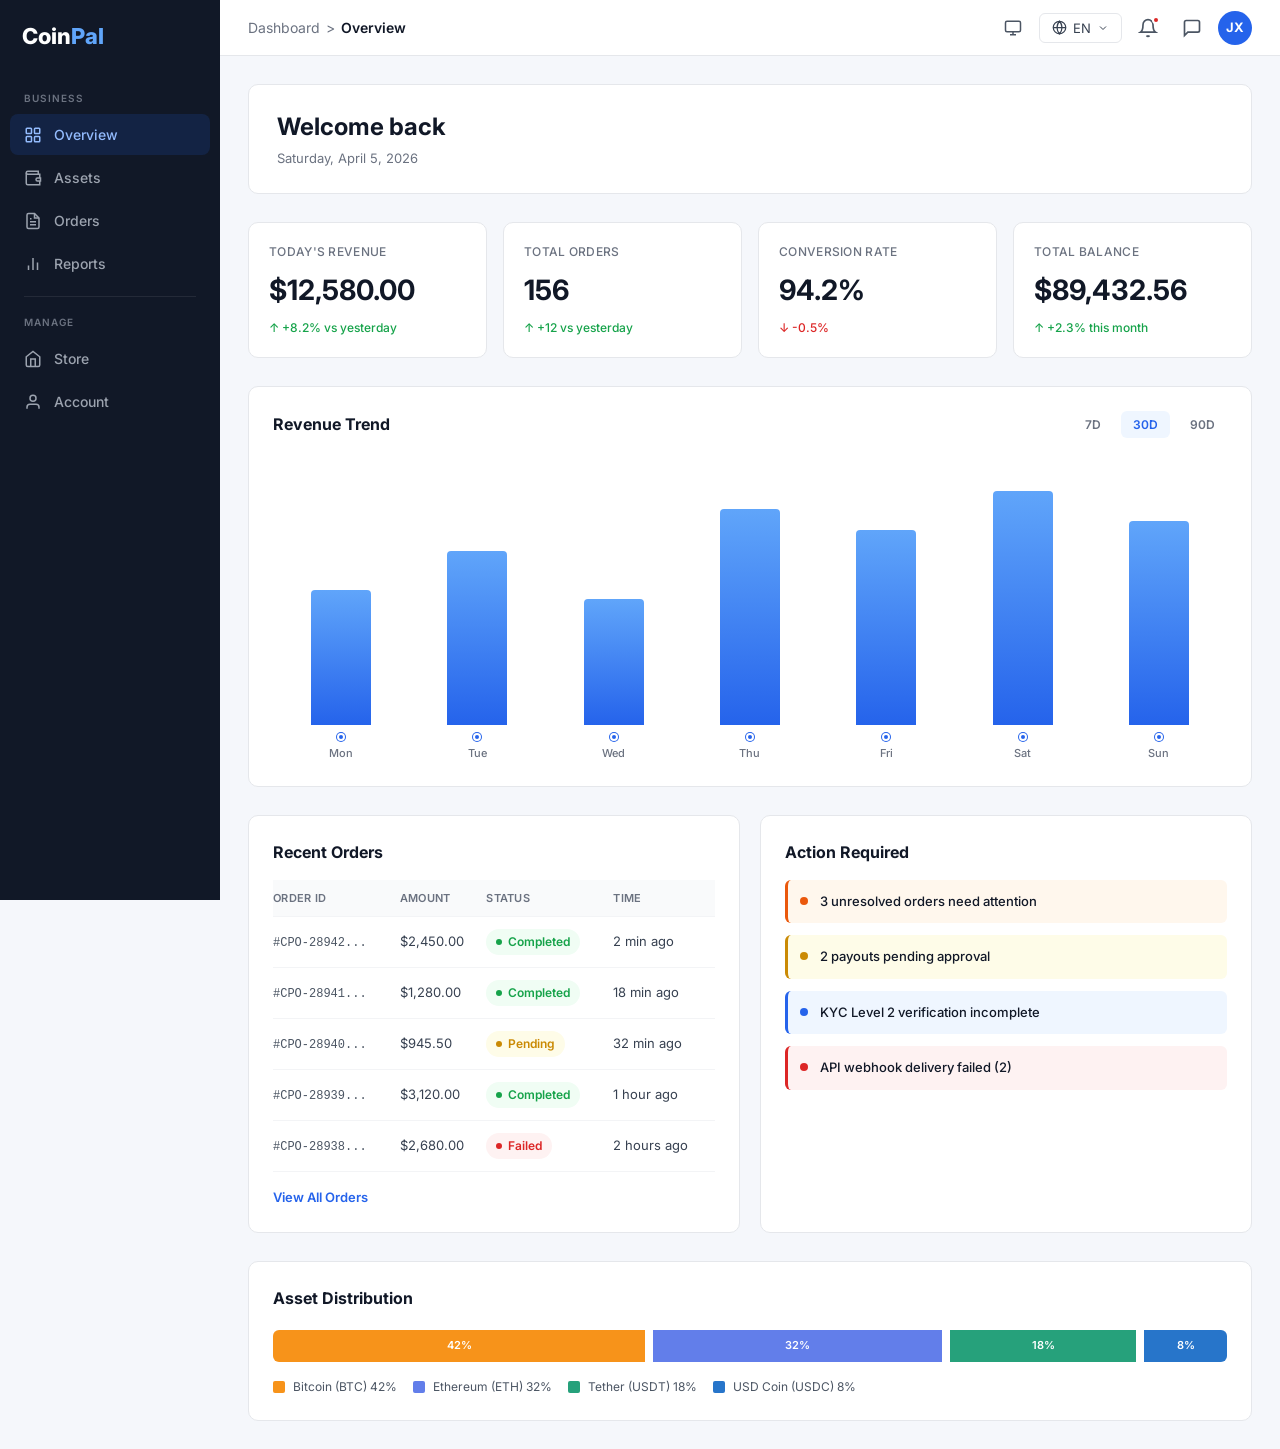
<file: pages/overview.html>
<!DOCTYPE html>
<html lang="en">
<head>
    <meta charset="UTF-8">
    <meta name="viewport" content="width=device-width, initial-scale=1.0">
    <title>CoinPal Merchant Portal - Overview</title>
    <link rel="preconnect" href="https://fonts.googleapis.com">
    <link rel="preconnect" href="https://fonts.gstatic.com" crossorigin>
    <link href="https://fonts.googleapis.com/css2?family=Inter:wght@400;500;600;700&display=swap" rel="stylesheet">
    <link rel="stylesheet" href="../css/variables.css">
    <link rel="stylesheet" href="../css/base.css">
    <link rel="stylesheet" href="../css/sidebar.css">
    <link rel="stylesheet" href="../css/topbar.css">
    <link rel="stylesheet" href="../css/layout.css">
    <link rel="stylesheet" href="../css/components.css">
    <script src="../js/theme.js"></script>
    <style>
        /* Welcome Banner */
        .welcome-banner {
            background-color: var(--bg-card);
            border-radius: var(--radius);
            padding: 24px 28px;
            margin-bottom: 28px;
            display: flex;
            justify-content: space-between;
            align-items: center;
            border: 1px solid var(--grey-200);
        }

        .welcome-content h1 {
            font-size: 24px;
            font-weight: 700;
            color: var(--grey-900);
            margin-bottom: 4px;
        }

        .welcome-content p {
            font-size: 13px;
            color: var(--grey-500);
        }

        .welcome-actions {
            display: flex;
            gap: 12px;
        }

        /* Metrics Grid */
        .metrics-grid {
            display: grid;
            grid-template-columns: repeat(4, 1fr);
            gap: 16px;
            margin-bottom: 28px;
        }

        .metric-card {
            background-color: var(--bg-card);
            border-radius: var(--radius);
            padding: 20px;
            border: 1px solid var(--grey-200);
        }

        .metric-label {
            font-size: 12px;
            color: var(--grey-500);
            font-weight: 500;
            text-transform: uppercase;
            letter-spacing: 0.3px;
            margin-bottom: 8px;
        }

        .metric-value {
            font-size: 28px;
            font-weight: 700;
            color: var(--grey-900);
            margin-bottom: 8px;
        }

        .metric-change {
            font-size: 12px;
            font-weight: 500;
            display: flex;
            align-items: center;
            gap: 4px;
        }

        .metric-change.positive {
            color: var(--green);
        }

        .metric-change.negative {
            color: var(--red);
        }

        /* Mobile: metrics grid responsive */
        @media (max-width: 1024px) {
            .metrics-grid {
                grid-template-columns: repeat(2, 1fr);
            }
        }
        @media (max-width: 768px) {
            .welcome-banner {
                padding: 16px;
                margin-bottom: 16px;
            }
            .welcome-content h1 {
                font-size: 18px;
            }
            .metrics-grid {
                gap: 10px;
                margin-bottom: 16px;
            }
            .metric-card {
                padding: 14px;
            }
            .metric-value {
                font-size: 20px;
                margin-bottom: 4px;
            }
            .metric-label {
                font-size: 11px;
                margin-bottom: 4px;
            }
            .two-column {
                grid-template-columns: 1fr;
                gap: 16px;
                margin-bottom: 16px;
            }
            .chart-card {
                padding: 16px;
                margin-bottom: 16px;
            }
            .chart-header {
                margin-bottom: 16px;
            }
            .chart-container {
                height: 200px;
            }
            .orders-table th,
            .orders-table td {
                padding: 8px 6px;
                font-size: 12px;
            }
            .action-item {
                padding: 10px;
                gap: 8px;
            }
            .action-text {
                font-size: 12px;
            }
            .asset-card {
                padding: 16px;
            }
            .asset-title {
                font-size: 14px;
                margin-bottom: 12px;
            }
        }

        /* Chart Card */
        .chart-card {
            background-color: var(--bg-card);
            border-radius: var(--radius);
            padding: 24px;
            border: 1px solid var(--grey-200);
            margin-bottom: 28px;
        }

        .chart-header {
            display: flex;
            justify-content: space-between;
            align-items: center;
            margin-bottom: 24px;
        }

        .chart-title {
            font-size: 16px;
            font-weight: 700;
            color: var(--grey-900);
        }

        .period-tabs {
            display: flex;
            gap: 8px;
        }

        .period-btn {
            padding: 6px 12px;
            border: none;
            background-color: transparent;
            color: var(--grey-500);
            font-size: 12px;
            font-weight: 600;
            cursor: pointer;
            border-radius: 6px;
            transition: all 0.2s;
        }

        .period-btn.active {
            background-color: var(--primary-light);
            color: var(--primary);
        }

        .period-btn:hover {
            color: var(--grey-900);
        }

        .chart-container {
            width: 100%;
            height: 300px;
            display: flex;
            align-items: flex-end;
            justify-content: space-around;
            position: relative;
        }

        .chart-column {
            position: relative;
            flex: 1;
            max-width: 60px;
            height: 100%;
            display: flex;
            flex-direction: column;
            align-items: center;
            justify-content: flex-end;
            gap: 8px;
        }

        .chart-bar {
            width: 100%;
            background: linear-gradient(to top, var(--primary), #60a5fa);
            border-radius: 4px 4px 0 0;
            position: relative;
            min-height: 4px;
        }

        .chart-dot {
            width: 8px;
            height: 8px;
            background-color: var(--primary);
            border-radius: 50%;
            border: 2px solid white;
            box-shadow: 0 0 0 1px var(--primary);
            margin-bottom: -4px;
        }

        .chart-label {
            font-size: 11px;
            color: var(--grey-500);
            font-weight: 500;
        }

        /* Two-Column Section */
        .two-column {
            display: grid;
            grid-template-columns: 1fr 1fr;
            gap: 20px;
            margin-bottom: 28px;
        }

        .orders-table {
            width: 100%;
            border-collapse: collapse;
            margin-bottom: 16px;
        }

        .orders-table thead {
            border-bottom: 1px solid var(--grey-200);
        }

        .orders-table th {
            text-align: left;
            padding: 10px 0;
            font-size: 11px;
            font-weight: 600;
            color: var(--grey-500);
            text-transform: uppercase;
            letter-spacing: 0.3px;
        }

        .orders-table td {
            padding: 12px 0;
            font-size: 13px;
            color: var(--grey-700);
            border-bottom: 1px solid var(--grey-100);
        }

        .order-id {
            font-family: 'Courier New', monospace;
            font-size: 12px;
            color: var(--grey-600);
        }

        .view-all {
            color: var(--primary);
            font-size: 13px;
            font-weight: 600;
            text-decoration: none;
            cursor: pointer;
            display: flex;
            align-items: center;
            gap: 4px;
        }

        .view-all:hover {
            text-decoration: underline;
        }

        /* Action Items */
        .action-items {
            display: flex;
            flex-direction: column;
            gap: 12px;
        }

        .action-item {
            display: flex;
            align-items: flex-start;
            gap: 12px;
            padding: 12px;
            background-color: var(--grey-50);
            border-radius: 6px;
            border-left: 3px solid var(--grey-300);
        }

        .action-item.orange {
            border-left-color: var(--orange);
            background-color: var(--orange-bg);
        }

        .action-item.yellow {
            border-left-color: var(--yellow);
            background-color: var(--yellow-bg);
        }

        .action-item.blue {
            border-left-color: var(--primary);
            background-color: var(--primary-light);
        }

        .action-item.red {
            border-left-color: var(--red);
            background-color: var(--red-light);
        }

        .action-dot {
            width: 8px;
            height: 8px;
            border-radius: 50%;
            margin-top: 5px;
            flex-shrink: 0;
        }

        .action-dot.orange {
            background-color: var(--orange);
        }

        .action-dot.yellow {
            background-color: var(--yellow);
        }

        .action-dot.blue {
            background-color: var(--primary);
        }

        .action-dot.red {
            background-color: var(--red);
        }

        .action-text {
            font-size: 13px;
            font-weight: 500;
            color: var(--grey-900);
        }

        /* Asset Distribution */
        .asset-card {
            background-color: var(--bg-card);
            border-radius: var(--radius);
            padding: 24px;
            border: 1px solid var(--grey-200);
        }

        .asset-title {
            font-size: 16px;
            font-weight: 700;
            color: var(--grey-900);
            margin-bottom: 20px;
        }

        .asset-bar-container {
            display: flex;
            gap: 8px;
            height: 32px;
            border-radius: 6px;
            overflow: hidden;
            margin-bottom: 16px;
        }

        .asset-segment {
            flex: 1;
            display: flex;
            align-items: center;
            justify-content: center;
            color: white;
            font-size: 11px;
            font-weight: 600;
        }

        .asset-segment.btc {
            background-color: #f7931a;
        }

        .asset-segment.eth {
            background-color: #627eea;
        }

        .asset-segment.usdt {
            background-color: #26a17b;
        }

        .asset-segment.usdc {
            background-color: #2775ca;
        }

        .asset-legend {
            display: flex;
            flex-wrap: wrap;
            gap: 16px;
        }

        .legend-item {
            display: flex;
            align-items: center;
            gap: 8px;
            font-size: 12px;
            color: var(--grey-600);
        }

        .legend-color {
            width: 12px;
            height: 12px;
            border-radius: 2px;
        }

        .legend-color.btc {
            background-color: #f7931a;
        }

        .legend-color.eth {
            background-color: #627eea;
        }

        .legend-color.usdt {
            background-color: #26a17b;
        }

        .legend-color.usdc {
            background-color: #2775ca;
        }
    </style>
</head>
<body>
    <div class="layout">
        <!-- Sidebar Overlay -->
        <div class="sidebar-overlay"></div>
        <!-- Sidebar -->
        <nav class="sidebar">
            <div class="sidebar-logo">Coin<span>Pal</span></div>
            <div class="sidebar-nav">
                <div class="nav-section" data-i18n="nav.business">Business</div>
                <a href="overview.html" class="nav-item active">
                    <svg viewBox="0 0 24 24" fill="none" stroke="currentColor" stroke-width="2"><rect x="3" y="3" width="7" height="7" rx="1"/><rect x="14" y="3" width="7" height="7" rx="1"/><rect x="3" y="14" width="7" height="7" rx="1"/><rect x="14" y="14" width="7" height="7" rx="1"/></svg>
                    <span data-i18n="nav.overview">Overview</span>
                </a>
                <a href="assets.html" class="nav-item">
                    <svg viewBox="0 0 24 24" fill="none" stroke="currentColor" stroke-width="2"><path d="M21 12V7H5a2 2 0 010-4h14v4"/><path d="M3 5v14a2 2 0 002 2h16v-5"/><path d="M18 12a2 2 0 000 4h4v-4h-4z"/></svg>
                    <span data-i18n="nav.assets">Assets</span>
                </a>
                <a href="orders.html" class="nav-item" data-toggle="orders">
                    <svg viewBox="0 0 24 24" fill="none" stroke="currentColor" stroke-width="2"><path d="M14 2H6a2 2 0 00-2 2v16a2 2 0 002 2h12a2 2 0 002-2V8z"/><path d="M14 2v6h6"/><path d="M16 13H8"/><path d="M16 17H8"/><path d="M10 9H8"/></svg>
                    <span data-i18n="nav.orders">Orders</span>
                </a>
                <a href="orders.html" class="nav-item nav-sub" data-group="orders" data-i18n="nav.receive">Receive</a>
                <a href="send-orders.html" class="nav-item nav-sub" data-group="orders" data-i18n="nav.send">Send</a>
                <a href="payment-links.html" class="nav-item nav-sub" data-group="orders" data-i18n="nav.paymentLinks">Payment Links</a>
                <a href="checkout.html" class="nav-item nav-sub" data-group="orders" data-i18n="nav.checkout">Checkout</a>
                <a href="reports.html" class="nav-item">
                    <svg viewBox="0 0 24 24" fill="none" stroke="currentColor" stroke-width="2"><path d="M18 20V10"/><path d="M12 20V4"/><path d="M6 20v-6"/></svg>
                    <span data-i18n="nav.reports">Reports</span>
                </a>
                <div class="nav-divider"></div>
                <div class="nav-section" data-i18n="nav.manage">Manage</div>
                <a href="store.html" class="nav-item">
                    <svg viewBox="0 0 24 24" fill="none" stroke="currentColor" stroke-width="2"><path d="M3 9l9-7 9 7v11a2 2 0 01-2 2H5a2 2 0 01-2-2z"/><polyline points="9 22 9 12 15 12 15 22"/></svg>
                    <span data-i18n="nav.store">Store</span>
                </a>
                <a href="account.html" class="nav-item">
                    <svg viewBox="0 0 24 24" fill="none" stroke="currentColor" stroke-width="2"><path d="M20 21v-2a4 4 0 00-4-4H8a4 4 0 00-4 4v2"/><circle cx="12" cy="7" r="4"/></svg>
                    <span data-i18n="nav.account">Account</span>
                </a>
            </div>
        </nav>

        <!-- Main Content -->
        <div class="main-wrapper">
            <!-- Topbar -->
            <div class="topbar">
                <div class="topbar-left">
                    <button class="topbar-hamburger">
                        <svg viewBox="0 0 24 24" fill="none" stroke="currentColor" stroke-width="2"><path d="M3 12h18M3 6h18M3 18h18"/></svg>
                    </button>
                    <div class="breadcrumb"><span data-i18n="breadcrumb.dashboard">Dashboard</span> &gt; <strong data-i18n="nav.overview">Overview</strong></div>
                </div>
                <div class="topbar-right">
                    <div class="theme-dropdown">
                        <button class="theme-trigger" onclick="this.parentElement.classList.toggle('open')" title="Theme">
                            <svg class="icon-sun" viewBox="0 0 24 24" fill="none" stroke="currentColor" stroke-width="2"><circle cx="12" cy="12" r="4"/><path d="M12 2v2M12 20v2M4.93 4.93l1.41 1.41M17.66 17.66l1.41 1.41M2 12h2M20 12h2M6.34 17.66l-1.41 1.41M19.07 4.93l-1.41 1.41"/></svg>
                            <svg class="icon-moon" viewBox="0 0 24 24" fill="none" stroke="currentColor" stroke-width="2"><path d="M21 12.79A9 9 0 1111.21 3 7 7 0 0021 12.79z"/></svg>
                            <svg class="icon-system" viewBox="0 0 24 24" fill="none" stroke="currentColor" stroke-width="2"><rect x="2" y="3" width="20" height="14" rx="2"/><line x1="8" y1="21" x2="16" y2="21"/><line x1="12" y1="17" x2="12" y2="21"/></svg>
                        </button>
                        <div class="theme-menu">
                            <div class="theme-menu-item" data-mode="light" onclick="setTheme('light')">
                                <svg viewBox="0 0 24 24" fill="none" stroke="currentColor" stroke-width="2"><circle cx="12" cy="12" r="4"/><path d="M12 2v2M12 20v2M4.93 4.93l1.41 1.41M17.66 17.66l1.41 1.41M2 12h2M20 12h2M6.34 17.66l-1.41 1.41M19.07 4.93l-1.41 1.41"/></svg>
                                <span data-i18n="theme.light">Light</span>
                            </div>
                            <div class="theme-menu-item" data-mode="dark" onclick="setTheme('dark')">
                                <svg viewBox="0 0 24 24" fill="none" stroke="currentColor" stroke-width="2"><path d="M21 12.79A9 9 0 1111.21 3 7 7 0 0021 12.79z"/></svg>
                                <span data-i18n="theme.dark">Dark</span>
                            </div>
                            <div class="theme-menu-item" data-mode="system" onclick="setTheme('system')">
                                <svg viewBox="0 0 24 24" fill="none" stroke="currentColor" stroke-width="2"><rect x="2" y="3" width="20" height="14" rx="2"/><line x1="8" y1="21" x2="16" y2="21"/><line x1="12" y1="17" x2="12" y2="21"/></svg>
                                <span data-i18n="theme.system">System</span>
                            </div>
                        </div>
                    </div>
                    <div class="lang-dropdown">
                        <button class="lang-trigger" onclick="this.parentElement.classList.toggle('open')">
                            <svg viewBox="0 0 24 24" fill="none" stroke="currentColor" stroke-width="2"><circle cx="12" cy="12" r="10"/><path d="M2 12h20M12 2a15.3 15.3 0 014 10 15.3 15.3 0 01-4 10 15.3 15.3 0 01-4-10A15.3 15.3 0 0112 2z"/></svg>
                            <span class="lang-label">EN</span>
                            <svg class="chevron" viewBox="0 0 24 24" fill="none" stroke="currentColor" stroke-width="2"><path d="M6 9l6 6 6-6"/></svg>
                        </button>
                        <div class="lang-menu">
                    <div class="lang-menu-item active" data-lang="en" onclick="setLang('en')">English</div>
                    <div class="lang-menu-item" data-lang="fr" onclick="setLang('fr')">Français</div>
                    <div class="lang-menu-item" data-lang="de" onclick="setLang('de')">Deutsch</div>
                    <div class="lang-menu-item" data-lang="it" onclick="setLang('it')">Italiano</div>
                    <div class="lang-menu-item" data-lang="es" onclick="setLang('es')">Español</div>
                    <div class="lang-menu-item" data-lang="pt" onclick="setLang('pt')">Português</div>
                    <div class="lang-menu-item" data-lang="zh" onclick="setLang('zh')">中文</div>
                    <div class="lang-menu-item" data-lang="ko" onclick="setLang('ko')">한국어</div>
                        </div>
                    </div>
                    <div class="topbar-icon">
                        <svg viewBox="0 0 24 24" fill="none" stroke="currentColor" stroke-width="2"><path d="M18 8A6 6 0 006 8c0 7-3 9-3 9h18s-3-2-3-9"/><path d="M13.73 21a2 2 0 01-3.46 0"/></svg>
                        <span class="topbar-badge"></span>
                    </div>
                    <div class="topbar-icon">
                        <svg viewBox="0 0 24 24" fill="none" stroke="currentColor" stroke-width="2"><path d="M21 15a2 2 0 01-2 2H7l-4 4V5a2 2 0 012-2h14a2 2 0 012 2z"/></svg>
                    </div>
                    <div class="user-dropdown">
                        <div class="avatar" onclick="this.parentElement.classList.toggle('open')">JX</div>
                        <div class="user-menu">
                            <div class="user-menu-header">
                                <div class="user-menu-name">Jxwinter</div>
                                <div class="user-menu-email">product.igv.test@gmail.com</div>
                            </div>
                            <a href="account.html" class="user-menu-item" data-i18n="topbar.accountSettings">Account Settings</a>
                            <a href="login.html" class="user-menu-item danger" data-i18n="topbar.signOut">Sign Out</a>
                        </div>
                    </div>
                </div>
            </div>

            <!-- Main Content Area -->
            <main class="main-content">
                <!-- Welcome Banner -->
                <div class="welcome-banner">
                    <div class="welcome-content">
                        <h1 data-i18n="overview.welcomeBack">Welcome back, Jxwinter</h1>
                        <p>Saturday, April 5, 2026</p>
                    </div>
                    <!-- Action buttons removed per design requirement -->
                </div>

                <!-- Metrics Grid -->
                <div class="metrics-grid">
                    <div class="metric-card">
                        <div class="metric-label" data-i18n="overview.todayRevenue">Today's Revenue</div>
                        <div class="metric-value">$12,580.00</div>
                        <div class="metric-change positive">↑ +8.2% vs yesterday</div>
                    </div>
                    <div class="metric-card">
                        <div class="metric-label" data-i18n="overview.totalOrders">Total Orders</div>
                        <div class="metric-value">156</div>
                        <div class="metric-change positive">↑ +12 vs yesterday</div>
                    </div>
                    <div class="metric-card">
                        <div class="metric-label" data-i18n="overview.conversionRate">Conversion Rate</div>
                        <div class="metric-value">94.2%</div>
                        <div class="metric-change negative">↓ -0.5%</div>
                    </div>
                    <div class="metric-card">
                        <div class="metric-label" data-i18n="overview.totalBalance">Total Balance</div>
                        <div class="metric-value">$89,432.56</div>
                        <div class="metric-change positive">↑ +2.3% this month</div>
                    </div>
                </div>

                <!-- Revenue Trend Chart -->
                <div class="chart-card">
                    <div class="chart-header">
                        <div class="chart-title" data-i18n="overview.revenueTrend">Revenue Trend</div>
                        <div class="period-tabs">
                            <button class="period-btn">7D</button>
                            <button class="period-btn active">30D</button>
                            <button class="period-btn">90D</button>
                        </div>
                    </div>
                    <div class="chart-container">
                        <div class="chart-column">
                            <div class="chart-bar" style="height: 45%;"></div>
                            <div class="chart-dot"></div>
                            <div class="chart-label">Mon</div>
                        </div>
                        <div class="chart-column">
                            <div class="chart-bar" style="height: 58%;"></div>
                            <div class="chart-dot"></div>
                            <div class="chart-label">Tue</div>
                        </div>
                        <div class="chart-column">
                            <div class="chart-bar" style="height: 42%;"></div>
                            <div class="chart-dot"></div>
                            <div class="chart-label">Wed</div>
                        </div>
                        <div class="chart-column">
                            <div class="chart-bar" style="height: 72%;"></div>
                            <div class="chart-dot"></div>
                            <div class="chart-label">Thu</div>
                        </div>
                        <div class="chart-column">
                            <div class="chart-bar" style="height: 65%;"></div>
                            <div class="chart-dot"></div>
                            <div class="chart-label">Fri</div>
                        </div>
                        <div class="chart-column">
                            <div class="chart-bar" style="height: 78%;"></div>
                            <div class="chart-dot"></div>
                            <div class="chart-label">Sat</div>
                        </div>
                        <div class="chart-column">
                            <div class="chart-bar" style="height: 68%;"></div>
                            <div class="chart-dot"></div>
                            <div class="chart-label">Sun</div>
                        </div>
                    </div>
                </div>

                <!-- Two Column Section: Orders & Actions -->
                <div class="two-column">
                    <!-- Recent Orders -->
                    <div class="card">
                        <div class="card-title" data-i18n="overview.recentOrders">Recent Orders</div>
                        <table class="orders-table">
                            <thead>
                                <tr>
                                    <th data-i18n="label.orderId">Order ID</th>
                                    <th data-i18n="label.amount">Amount</th>
                                    <th data-i18n="label.status">Status</th>
                                    <th data-i18n="label.time">Time</th>
                                </tr>
                            </thead>
                            <tbody>
                                <tr>
                                    <td><span class="order-id">#CPO-28942...</span></td>
                                    <td>$2,450.00</td>
                                    <td><span class="status status-completed"><span class="status-dot"></span>Completed</span></td>
                                    <td>2 min ago</td>
                                </tr>
                                <tr>
                                    <td><span class="order-id">#CPO-28941...</span></td>
                                    <td>$1,280.00</td>
                                    <td><span class="status status-completed"><span class="status-dot"></span>Completed</span></td>
                                    <td>18 min ago</td>
                                </tr>
                                <tr>
                                    <td><span class="order-id">#CPO-28940...</span></td>
                                    <td>$945.50</td>
                                    <td><span class="status status-pending"><span class="status-dot"></span>Pending</span></td>
                                    <td>32 min ago</td>
                                </tr>
                                <tr>
                                    <td><span class="order-id">#CPO-28939...</span></td>
                                    <td>$3,120.00</td>
                                    <td><span class="status status-completed"><span class="status-dot"></span>Completed</span></td>
                                    <td>1 hour ago</td>
                                </tr>
                                <tr>
                                    <td><span class="order-id">#CPO-28938...</span></td>
                                    <td>$2,680.00</td>
                                    <td><span class="status status-failed"><span class="status-dot"></span>Failed</span></td>
                                    <td>2 hours ago</td>
                                </tr>
                            </tbody>
                        </table>
                        <a href="orders.html" class="view-all" data-i18n="overview.viewAllOrders">View All Orders →</a>
                    </div>

                    <!-- Action Required -->
                    <div class="card">
                        <div class="card-title" data-i18n="overview.actionRequired">Action Required</div>
                        <div class="action-items">
                            <a href="orders.html" style="text-decoration: none;">
                                <div class="action-item orange">
                                    <div class="action-dot orange"></div>
                                    <div class="action-text">3 unresolved orders need attention</div>
                                </div>
                            </a>
                            <a href="send-orders.html" style="text-decoration: none;">
                                <div class="action-item yellow">
                                    <div class="action-dot yellow"></div>
                                    <div class="action-text">2 payouts pending approval</div>
                                </div>
                            </a>
                            <a href="account.html" style="text-decoration: none;">
                                <div class="action-item blue">
                                    <div class="action-dot blue"></div>
                                    <div class="action-text">KYC Level 2 verification incomplete</div>
                                </div>
                            </a>
                            <div class="action-item red">
                                <div class="action-dot red"></div>
                                <div class="action-text">API webhook delivery failed (2)</div>
                            </div>
                        </div>
                    </div>
                </div>

                <!-- Asset Distribution -->
                <div class="asset-card">
                    <div class="asset-title" data-i18n="overview.assetDistribution">Asset Distribution</div>
                    <div class="asset-bar-container">
                        <div class="asset-segment btc" style="flex: 1.8;">42%</div>
                        <div class="asset-segment eth" style="flex: 1.4;">32%</div>
                        <div class="asset-segment usdt" style="flex: 0.9;">18%</div>
                        <div class="asset-segment usdc" style="flex: 0.4;">8%</div>
                    </div>
                    <div class="asset-legend">
                        <div class="legend-item">
                            <div class="legend-color btc"></div>
                            <span>Bitcoin (BTC) 42%</span>
                        </div>
                        <div class="legend-item">
                            <div class="legend-color eth"></div>
                            <span>Ethereum (ETH) 32%</span>
                        </div>
                        <div class="legend-item">
                            <div class="legend-color usdt"></div>
                            <span>Tether (USDT) 18%</span>
                        </div>
                        <div class="legend-item">
                            <div class="legend-color usdc"></div>
                            <span>USD Coin (USDC) 8%</span>
                        </div>
                    </div>
                </div>
            </main>
        </div>
    </div>

    <script src="../js/dropdown.js" defer></script>
    <script src="../js/sidebar.js" defer></script>
    <script src="../js/i18n.js" defer></script>
    <script>
        // Period tab switching
        document.querySelectorAll('.period-btn').forEach(function(btn) {
            btn.addEventListener('click', function() {
                document.querySelectorAll('.period-btn').forEach(function(b) { b.classList.remove('active'); });
                this.classList.add('active');
            });
        });
    </script>
</body>
</html>
</file>
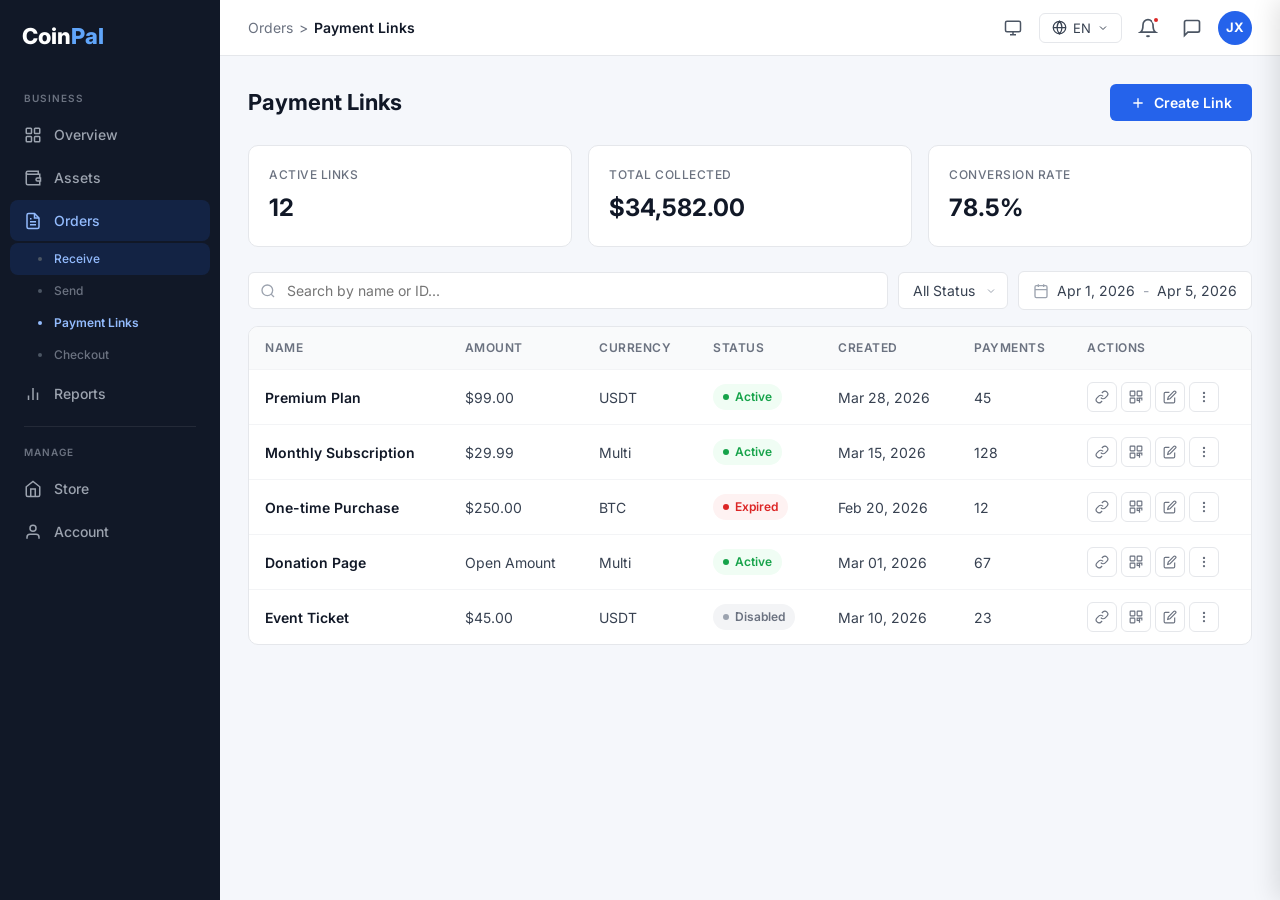
<file: pages/payment-links.html>
<!DOCTYPE html>
<html lang="en">
<head>
<meta charset="UTF-8">
<meta name="viewport" content="width=device-width, initial-scale=1.0">
<title>CoinPal — Payment Links</title>
<link rel="stylesheet" href="../css/variables.css">
<link rel="stylesheet" href="../css/base.css">
<link rel="stylesheet" href="../css/sidebar.css">
<link rel="stylesheet" href="../css/topbar.css">
<link rel="stylesheet" href="../css/layout.css">
<link rel="stylesheet" href="../css/components.css">
<script src="../js/theme.js"></script>
<style>
/* Page-specific styles */
.page-header { display: flex; align-items: center; justify-content: space-between; margin-bottom: 24px; }
.page-title { font-size: 22px; font-weight: 700; color: var(--grey-900); }
.page-header-actions { display: flex; gap: 10px; }

/* Stat row override for 3 columns */
.stat-row.three-col { grid-template-columns: repeat(3, 1fr); }

/* Action button group in table */
.action-btn-group { display: flex; gap: 4px; }
.action-btn-icon {
    background: none; border: 1px solid var(--grey-200); border-radius: var(--radius-sm);
    cursor: pointer; color: var(--grey-500); font-size: 14px;
    width: 30px; height: 30px;
    display: inline-flex; align-items: center; justify-content: center;
    transition: var(--transition-fast);
}
.action-btn-icon:hover { background: var(--grey-50); border-color: var(--grey-300); color: var(--grey-700); }
.action-btn-icon svg { width: 14px; height: 14px; }

/* Status: disabled variant */
.status-disabled { background: var(--grey-100); color: var(--grey-500); }
.status-disabled .status-dot { background: var(--grey-400); }

/* Form section inside drawer */
.form-section { margin-bottom: 24px; }
.form-section-title {
    font-size: 13px; font-weight: 700; color: var(--grey-900);
    text-transform: uppercase; letter-spacing: 0.5px;
    margin-bottom: 16px; padding-bottom: 12px;
    border-bottom: 1px solid var(--grey-200);
}
.form-label-optional { color: var(--grey-400); font-weight: 400; font-size: 12px; }

/* Input group for amount + currency */
.amount-group { display: flex; gap: 8px; }
.amount-group .form-input { flex: 1; }
.amount-group select {
    padding: 10px 14px; border: 1px solid var(--grey-200); border-radius: var(--radius-sm);
    font-size: 14px; background: var(--grey-50); color: var(--grey-700); font-weight: 500;
    cursor: pointer; outline: none;
}

/* Chip icon */
.chip-icon {
    width: 18px; height: 18px; display: inline-flex;
    align-items: center; justify-content: center;
    font-size: 12px; font-weight: 700;
}

/* Collapsible section */
.collapsible-header {
    display: flex; align-items: center; gap: 8px; cursor: pointer;
    padding: 0; background: none; border: none;
    font-size: 13px; font-weight: 700; color: var(--grey-900);
    text-transform: uppercase; letter-spacing: 0.5px;
    width: 100%; margin-bottom: 16px; padding-bottom: 12px;
    border-bottom: 1px solid var(--grey-200);
}
.collapsible-chevron {
    display: inline-flex; align-items: center; justify-content: center;
    width: 16px; height: 16px; transition: transform 0.2s;
}
.collapsible-header.collapsed .collapsible-chevron { transform: rotate(-90deg); }
.collapsible-content { display: block; }
.collapsible-header.collapsed ~ .collapsible-content { display: none; }

/* Toggle group */
.toggle-group { display: flex; align-items: center; gap: 12px; }
.toggle-group span { font-size: 14px; color: var(--grey-600); }

/* Key-value pair for metadata */
.kv-pair { display: flex; gap: 8px; margin-bottom: 12px; }
.kv-input {
    flex: 1; padding: 10px 14px; border: 1px solid var(--grey-200);
    border-radius: var(--radius-sm); font-size: 14px; color: var(--grey-900);
    outline: none; background: var(--bg-card);
}
.kv-input:focus { border-color: var(--primary); box-shadow: 0 0 0 3px rgba(37,99,235,0.1); }
.kv-remove {
    background: none; border: none; color: var(--grey-400);
    cursor: pointer; font-size: 18px; padding: 0; width: 32px;
    display: flex; align-items: center; justify-content: center;
}
.kv-remove:hover { color: var(--danger); }
.add-field-link {
    font-size: 14px; color: var(--primary); text-decoration: none;
    cursor: pointer; font-weight: 500;
}
.add-field-link:hover { text-decoration: underline; }

/* Preview card */
.preview-card {
    background: linear-gradient(135deg, #667eea 0%, #764ba2 100%);
    border-radius: var(--radius); padding: 20px; color: white; margin-top: 20px;
}
.preview-label {
    font-size: 11px; text-transform: uppercase;
    letter-spacing: 0.5px; opacity: 0.8; margin-bottom: 8px;
}
.preview-amount { font-size: 32px; font-weight: 700; margin-bottom: 12px; }
.preview-currencies { display: flex; gap: 8px; margin-bottom: 16px; }
.preview-currency-icon {
    width: 28px; height: 28px; background: rgba(255,255,255,0.2);
    border-radius: 50%; display: flex; align-items: center;
    justify-content: center; font-size: 12px; font-weight: 600;
}
.preview-button {
    background: var(--bg-card); color: #667eea; border: none; border-radius: 6px;
    padding: 10px 20px; font-weight: 600; cursor: pointer; width: 100%; margin-top: 12px;
}

/* Table col helpers */
.col-name { font-weight: 600; color: var(--grey-900); }

@media (max-width: 1024px) {
    .stat-row.three-col { grid-template-columns: repeat(2, 1fr); }
}
@media (max-width: 768px) {
    .page-header { margin-bottom: 14px; }
    .page-title { font-size: 18px; }
    .stat-row.three-col {
        grid-template-columns: repeat(3, 1fr);
        gap: 8px;
        margin-bottom: 16px;
    }
    .stat-row.three-col .stat-card {
        padding: 10px;
    }
    .stat-row.three-col .stat-label {
        font-size: 10px;
    }
    .stat-row.three-col .stat-value {
        font-size: 16px;
    }
}
@media (max-width: 480px) {
    .stat-row.three-col { grid-template-columns: 1fr; }
}
</style>
</head>
<body>

<div class="layout">
    <div class="sidebar-overlay"></div>
    <nav class="sidebar">
        <div class="sidebar-logo">Coin<span>Pal</span></div>
        <div class="sidebar-nav">
            <div class="nav-section" data-i18n="nav.business">Business</div>
            <a href="overview.html" class="nav-item">
                <svg viewBox="0 0 24 24" fill="none" stroke="currentColor" stroke-width="2"><rect x="3" y="3" width="7" height="7" rx="1"/><rect x="14" y="3" width="7" height="7" rx="1"/><rect x="3" y="14" width="7" height="7" rx="1"/><rect x="14" y="14" width="7" height="7" rx="1"/></svg>
                <span data-i18n="nav.overview">Overview</span>
            </a>
            <a href="assets.html" class="nav-item">
                <svg viewBox="0 0 24 24" fill="none" stroke="currentColor" stroke-width="2"><path d="M21 12V7H5a2 2 0 010-4h14v4"/><path d="M3 5v14a2 2 0 002 2h16v-5"/><path d="M18 12a2 2 0 000 4h4v-4h-4z"/></svg>
                <span data-i18n="nav.assets">Assets</span>
            </a>
            <a href="orders.html" class="nav-item active" data-toggle="orders">
                <svg viewBox="0 0 24 24" fill="none" stroke="currentColor" stroke-width="2"><path d="M14 2H6a2 2 0 00-2 2v16a2 2 0 002 2h12a2 2 0 002-2V8z"/><path d="M14 2v6h6"/><path d="M16 13H8"/><path d="M16 17H8"/><path d="M10 9H8"/></svg>
                <span data-i18n="nav.orders">Orders</span>
            </a>
            <a href="orders.html" class="nav-item nav-sub" data-group="orders" data-i18n="nav.receive">Receive</a>
            <a href="send-orders.html" class="nav-item nav-sub" data-group="orders" data-i18n="nav.send">Send</a>
            <a href="payment-links.html" class="nav-item nav-sub active-sub" data-group="orders" data-i18n="nav.paymentLinks">Payment Links</a>
            <a href="checkout.html" class="nav-item nav-sub" data-group="orders" data-i18n="nav.checkout">Checkout</a>
            <a href="reports.html" class="nav-item">
                <svg viewBox="0 0 24 24" fill="none" stroke="currentColor" stroke-width="2"><path d="M18 20V10"/><path d="M12 20V4"/><path d="M6 20v-6"/></svg>
                <span data-i18n="nav.reports">Reports</span>
            </a>
            <div class="nav-divider"></div>
            <div class="nav-section" data-i18n="nav.manage">Manage</div>
            <a href="store.html" class="nav-item">
                <svg viewBox="0 0 24 24" fill="none" stroke="currentColor" stroke-width="2"><path d="M3 9l9-7 9 7v11a2 2 0 01-2 2H5a2 2 0 01-2-2z"/><polyline points="9 22 9 12 15 12 15 22"/></svg>
                <span data-i18n="nav.store">Store</span>
            </a>
            <a href="account.html" class="nav-item">
                <svg viewBox="0 0 24 24" fill="none" stroke="currentColor" stroke-width="2"><path d="M20 21v-2a4 4 0 00-4-4H8a4 4 0 00-4 4v2"/><circle cx="12" cy="7" r="4"/></svg>
                <span data-i18n="nav.account">Account</span>
            </a>
        </div>
    </nav>

    <div class="main-wrapper">
        <div class="topbar">
            <div class="topbar-left">
                <button class="topbar-hamburger">
                    <svg viewBox="0 0 24 24" fill="none" stroke="currentColor" stroke-width="2"><path d="M3 12h18M3 6h18M3 18h18"/></svg>
                </button>
                <div class="breadcrumb"><span data-i18n="nav.orders">Orders</span> &gt; <strong data-i18n="nav.paymentLinks">Payment Links</strong></div>
            </div>
            <div class="topbar-right">
                <div class="theme-dropdown">
                    <button class="theme-trigger" onclick="this.parentElement.classList.toggle('open')" title="Theme">
                        <svg class="icon-sun" viewBox="0 0 24 24" fill="none" stroke="currentColor" stroke-width="2"><circle cx="12" cy="12" r="4"/><path d="M12 2v2M12 20v2M4.93 4.93l1.41 1.41M17.66 17.66l1.41 1.41M2 12h2M20 12h2M6.34 17.66l-1.41 1.41M19.07 4.93l-1.41 1.41"/></svg>
                        <svg class="icon-moon" viewBox="0 0 24 24" fill="none" stroke="currentColor" stroke-width="2"><path d="M21 12.79A9 9 0 1111.21 3 7 7 0 0021 12.79z"/></svg>
                        <svg class="icon-system" viewBox="0 0 24 24" fill="none" stroke="currentColor" stroke-width="2"><rect x="2" y="3" width="20" height="14" rx="2"/><line x1="8" y1="21" x2="16" y2="21"/><line x1="12" y1="17" x2="12" y2="21"/></svg>
                    </button>
                    <div class="theme-menu">
                        <div class="theme-menu-item" data-mode="light" onclick="setTheme('light')">
                            <svg viewBox="0 0 24 24" fill="none" stroke="currentColor" stroke-width="2"><circle cx="12" cy="12" r="4"/><path d="M12 2v2M12 20v2M4.93 4.93l1.41 1.41M17.66 17.66l1.41 1.41M2 12h2M20 12h2M6.34 17.66l-1.41 1.41M19.07 4.93l-1.41 1.41"/></svg>
                            <span data-i18n="theme.light">Light</span>
                        </div>
                        <div class="theme-menu-item" data-mode="dark" onclick="setTheme('dark')">
                            <svg viewBox="0 0 24 24" fill="none" stroke="currentColor" stroke-width="2"><path d="M21 12.79A9 9 0 1111.21 3 7 7 0 0021 12.79z"/></svg>
                            <span data-i18n="theme.dark">Dark</span>
                        </div>
                        <div class="theme-menu-item" data-mode="system" onclick="setTheme('system')">
                            <svg viewBox="0 0 24 24" fill="none" stroke="currentColor" stroke-width="2"><rect x="2" y="3" width="20" height="14" rx="2"/><line x1="8" y1="21" x2="16" y2="21"/><line x1="12" y1="17" x2="12" y2="21"/></svg>
                            <span data-i18n="theme.system">System</span>
                        </div>
                    </div>
                </div>
                <div class="lang-dropdown">
                    <button class="lang-trigger" onclick="this.parentElement.classList.toggle('open')">
                        <svg viewBox="0 0 24 24" fill="none" stroke="currentColor" stroke-width="2"><circle cx="12" cy="12" r="10"/><path d="M2 12h20M12 2a15.3 15.3 0 014 10 15.3 15.3 0 01-4 10 15.3 15.3 0 01-4-10A15.3 15.3 0 0112 2z"/></svg>
                        <span class="lang-label">EN</span>
                        <svg class="chevron" viewBox="0 0 24 24" fill="none" stroke="currentColor" stroke-width="2"><path d="M6 9l6 6 6-6"/></svg>
                    </button>
                    <div class="lang-menu">
                    <div class="lang-menu-item active" data-lang="en" onclick="setLang('en')">English</div>
                    <div class="lang-menu-item" data-lang="fr" onclick="setLang('fr')">Français</div>
                    <div class="lang-menu-item" data-lang="de" onclick="setLang('de')">Deutsch</div>
                    <div class="lang-menu-item" data-lang="it" onclick="setLang('it')">Italiano</div>
                    <div class="lang-menu-item" data-lang="es" onclick="setLang('es')">Español</div>
                    <div class="lang-menu-item" data-lang="pt" onclick="setLang('pt')">Português</div>
                    <div class="lang-menu-item" data-lang="zh" onclick="setLang('zh')">中文</div>
                    <div class="lang-menu-item" data-lang="ko" onclick="setLang('ko')">한국어</div>
                    </div>
                </div>
                <div class="topbar-icon">
                    <svg viewBox="0 0 24 24" fill="none" stroke="currentColor" stroke-width="2"><path d="M18 8A6 6 0 006 8c0 7-3 9-3 9h18s-3-2-3-9"/><path d="M13.73 21a2 2 0 01-3.46 0"/></svg>
                    <span class="topbar-badge"></span>
                </div>
                <div class="topbar-icon">
                    <svg viewBox="0 0 24 24" fill="none" stroke="currentColor" stroke-width="2"><path d="M21 15a2 2 0 01-2 2H7l-4 4V5a2 2 0 012-2h14a2 2 0 012 2z"/></svg>
                </div>
                <div class="user-dropdown">
                    <div class="avatar" onclick="this.parentElement.classList.toggle('open')">JX</div>
                    <div class="user-menu">
                        <div class="user-menu-header">
                            <div class="user-menu-name">Jxwinter</div>
                            <div class="user-menu-email">product.igv.test@gmail.com</div>
                        </div>
                        <a href="account.html" class="user-menu-item" data-i18n="topbar.accountSettings">Account Settings</a>
                        <a href="login.html" class="user-menu-item danger" data-i18n="topbar.signOut">Sign Out</a>
                    </div>
                </div>
            </div>
        </div>

        <main class="main-content">
            <!-- Page Header -->
            <div class="page-header">
                <h1 class="page-title" data-i18n="paymentLinks.pageTitle">Payment Links</h1>
                <div class="page-header-actions">
                    <button class="btn btn-primary" onclick="openDrawer('createLinkDrawer','createLinkOverlay')">
                        <svg viewBox="0 0 24 24" fill="none" stroke="currentColor" stroke-width="2"><path d="M12 5v14M5 12h14"/></svg>
                        <span data-i18n="paymentLinks.createLink">Create Link</span>
                    </button>
                </div>
            </div>

            <!-- Stat Cards -->
            <div class="stat-row three-col">
                <div class="stat-card">
                    <div class="stat-label" data-i18n="paymentLinks.activeLinks">Active Links</div>
                    <div class="stat-value">12</div>
                </div>
                <div class="stat-card">
                    <div class="stat-label" data-i18n="paymentLinks.totalCollected">Total Collected</div>
                    <div class="stat-value">$34,582.00</div>
                </div>
                <div class="stat-card">
                    <div class="stat-label" data-i18n="paymentLinks.conversionRate">Conversion Rate</div>
                    <div class="stat-value">78.5%</div>
                </div>
            </div>

            <!-- Filter Bar -->
            <div class="filter-bar">
                <div class="search-box">
                    <svg viewBox="0 0 24 24" fill="none" stroke="currentColor" stroke-width="2"><circle cx="11" cy="11" r="8"/><path d="M21 21l-4.35-4.35"/></svg>
                    <input type="text" placeholder="Search by name or ID...">
                </div>
                <select class="filter-select">
                    <option>All Status</option>
                    <option>Active</option>
                    <option>Expired</option>
                    <option>Disabled</option>
                </select>
                <div class="date-range">
                    <svg viewBox="0 0 24 24" fill="none" stroke="currentColor" stroke-width="2"><rect x="3" y="4" width="18" height="18" rx="2"/><path d="M16 2v4M8 2v4M3 10h18"/></svg>
                    <span>Apr 1, 2026</span>
                    <span class="date-range-sep">-</span>
                    <span>Apr 5, 2026</span>
                </div>
            </div>

            <!-- Table -->
            <div class="table-wrap">
                <div class="table-scroll">
                    <table>
                        <thead>
                            <tr>
                                <th data-i18n="label.name">Name</th>
                                <th data-i18n="label.amount">Amount</th>
                                <th data-i18n="label.currency">Currency</th>
                                <th data-i18n="label.status">Status</th>
                                <th data-i18n="label.created">Created</th>
                                <th data-i18n="label.payments">Payments</th>
                                <th data-i18n="label.actions">Actions</th>
                            </tr>
                        </thead>
                        <tbody>
                            <tr>
                                <td class="col-name">Premium Plan</td>
                                <td>$99.00</td>
                                <td>USDT</td>
                                <td><span class="status status-active"><span class="status-dot"></span>Active</span></td>
                                <td>Mar 28, 2026</td>
                                <td>45</td>
                                <td>
                                    <div class="action-btn-group">
                                        <button class="action-btn-icon" title="Copy Link">
                                            <svg viewBox="0 0 24 24" fill="none" stroke="currentColor" stroke-width="2"><path d="M10 13a5 5 0 007.54.54l3-3a5 5 0 00-7.07-7.07l-1.72 1.71"/><path d="M14 11a5 5 0 00-7.54-.54l-3 3a5 5 0 007.07 7.07l1.71-1.71"/></svg>
                                        </button>
                                        <button class="action-btn-icon" title="Show QR Code">
                                            <svg viewBox="0 0 24 24" fill="none" stroke="currentColor" stroke-width="2"><rect x="2" y="2" width="8" height="8" rx="1"/><rect x="14" y="2" width="8" height="8" rx="1"/><rect x="2" y="14" width="8" height="8" rx="1"/><rect x="14" y="14" width="4" height="4"/><path d="M18 14h4v4"/><path d="M14 18h4v4"/></svg>
                                        </button>
                                        <button class="action-btn-icon" title="Edit">
                                            <svg viewBox="0 0 24 24" fill="none" stroke="currentColor" stroke-width="2"><path d="M11 4H4a2 2 0 00-2 2v14a2 2 0 002 2h14a2 2 0 002-2v-7"/><path d="M18.5 2.5a2.121 2.121 0 013 3L12 15l-4 1 1-4 9.5-9.5z"/></svg>
                                        </button>
                                        <button class="action-btn-icon" title="More">
                                            <svg viewBox="0 0 24 24" fill="none" stroke="currentColor" stroke-width="2"><circle cx="12" cy="5" r="1"/><circle cx="12" cy="12" r="1"/><circle cx="12" cy="19" r="1"/></svg>
                                        </button>
                                    </div>
                                </td>
                            </tr>
                            <tr>
                                <td class="col-name">Monthly Subscription</td>
                                <td>$29.99</td>
                                <td>Multi</td>
                                <td><span class="status status-active"><span class="status-dot"></span>Active</span></td>
                                <td>Mar 15, 2026</td>
                                <td>128</td>
                                <td>
                                    <div class="action-btn-group">
                                        <button class="action-btn-icon" title="Copy Link">
                                            <svg viewBox="0 0 24 24" fill="none" stroke="currentColor" stroke-width="2"><path d="M10 13a5 5 0 007.54.54l3-3a5 5 0 00-7.07-7.07l-1.72 1.71"/><path d="M14 11a5 5 0 00-7.54-.54l-3 3a5 5 0 007.07 7.07l1.71-1.71"/></svg>
                                        </button>
                                        <button class="action-btn-icon" title="Show QR Code">
                                            <svg viewBox="0 0 24 24" fill="none" stroke="currentColor" stroke-width="2"><rect x="2" y="2" width="8" height="8" rx="1"/><rect x="14" y="2" width="8" height="8" rx="1"/><rect x="2" y="14" width="8" height="8" rx="1"/><rect x="14" y="14" width="4" height="4"/><path d="M18 14h4v4"/><path d="M14 18h4v4"/></svg>
                                        </button>
                                        <button class="action-btn-icon" title="Edit">
                                            <svg viewBox="0 0 24 24" fill="none" stroke="currentColor" stroke-width="2"><path d="M11 4H4a2 2 0 00-2 2v14a2 2 0 002 2h14a2 2 0 002-2v-7"/><path d="M18.5 2.5a2.121 2.121 0 013 3L12 15l-4 1 1-4 9.5-9.5z"/></svg>
                                        </button>
                                        <button class="action-btn-icon" title="More">
                                            <svg viewBox="0 0 24 24" fill="none" stroke="currentColor" stroke-width="2"><circle cx="12" cy="5" r="1"/><circle cx="12" cy="12" r="1"/><circle cx="12" cy="19" r="1"/></svg>
                                        </button>
                                    </div>
                                </td>
                            </tr>
                            <tr>
                                <td class="col-name">One-time Purchase</td>
                                <td>$250.00</td>
                                <td>BTC</td>
                                <td><span class="status status-expired"><span class="status-dot"></span>Expired</span></td>
                                <td>Feb 20, 2026</td>
                                <td>12</td>
                                <td>
                                    <div class="action-btn-group">
                                        <button class="action-btn-icon" title="Copy Link">
                                            <svg viewBox="0 0 24 24" fill="none" stroke="currentColor" stroke-width="2"><path d="M10 13a5 5 0 007.54.54l3-3a5 5 0 00-7.07-7.07l-1.72 1.71"/><path d="M14 11a5 5 0 00-7.54-.54l-3 3a5 5 0 007.07 7.07l1.71-1.71"/></svg>
                                        </button>
                                        <button class="action-btn-icon" title="Show QR Code">
                                            <svg viewBox="0 0 24 24" fill="none" stroke="currentColor" stroke-width="2"><rect x="2" y="2" width="8" height="8" rx="1"/><rect x="14" y="2" width="8" height="8" rx="1"/><rect x="2" y="14" width="8" height="8" rx="1"/><rect x="14" y="14" width="4" height="4"/><path d="M18 14h4v4"/><path d="M14 18h4v4"/></svg>
                                        </button>
                                        <button class="action-btn-icon" title="Edit">
                                            <svg viewBox="0 0 24 24" fill="none" stroke="currentColor" stroke-width="2"><path d="M11 4H4a2 2 0 00-2 2v14a2 2 0 002 2h14a2 2 0 002-2v-7"/><path d="M18.5 2.5a2.121 2.121 0 013 3L12 15l-4 1 1-4 9.5-9.5z"/></svg>
                                        </button>
                                        <button class="action-btn-icon" title="More">
                                            <svg viewBox="0 0 24 24" fill="none" stroke="currentColor" stroke-width="2"><circle cx="12" cy="5" r="1"/><circle cx="12" cy="12" r="1"/><circle cx="12" cy="19" r="1"/></svg>
                                        </button>
                                    </div>
                                </td>
                            </tr>
                            <tr>
                                <td class="col-name">Donation Page</td>
                                <td>Open Amount</td>
                                <td>Multi</td>
                                <td><span class="status status-active"><span class="status-dot"></span>Active</span></td>
                                <td>Mar 01, 2026</td>
                                <td>67</td>
                                <td>
                                    <div class="action-btn-group">
                                        <button class="action-btn-icon" title="Copy Link">
                                            <svg viewBox="0 0 24 24" fill="none" stroke="currentColor" stroke-width="2"><path d="M10 13a5 5 0 007.54.54l3-3a5 5 0 00-7.07-7.07l-1.72 1.71"/><path d="M14 11a5 5 0 00-7.54-.54l-3 3a5 5 0 007.07 7.07l1.71-1.71"/></svg>
                                        </button>
                                        <button class="action-btn-icon" title="Show QR Code">
                                            <svg viewBox="0 0 24 24" fill="none" stroke="currentColor" stroke-width="2"><rect x="2" y="2" width="8" height="8" rx="1"/><rect x="14" y="2" width="8" height="8" rx="1"/><rect x="2" y="14" width="8" height="8" rx="1"/><rect x="14" y="14" width="4" height="4"/><path d="M18 14h4v4"/><path d="M14 18h4v4"/></svg>
                                        </button>
                                        <button class="action-btn-icon" title="Edit">
                                            <svg viewBox="0 0 24 24" fill="none" stroke="currentColor" stroke-width="2"><path d="M11 4H4a2 2 0 00-2 2v14a2 2 0 002 2h14a2 2 0 002-2v-7"/><path d="M18.5 2.5a2.121 2.121 0 013 3L12 15l-4 1 1-4 9.5-9.5z"/></svg>
                                        </button>
                                        <button class="action-btn-icon" title="More">
                                            <svg viewBox="0 0 24 24" fill="none" stroke="currentColor" stroke-width="2"><circle cx="12" cy="5" r="1"/><circle cx="12" cy="12" r="1"/><circle cx="12" cy="19" r="1"/></svg>
                                        </button>
                                    </div>
                                </td>
                            </tr>
                            <tr>
                                <td class="col-name">Event Ticket</td>
                                <td>$45.00</td>
                                <td>USDT</td>
                                <td><span class="status status-disabled"><span class="status-dot"></span>Disabled</span></td>
                                <td>Mar 10, 2026</td>
                                <td>23</td>
                                <td>
                                    <div class="action-btn-group">
                                        <button class="action-btn-icon" title="Copy Link">
                                            <svg viewBox="0 0 24 24" fill="none" stroke="currentColor" stroke-width="2"><path d="M10 13a5 5 0 007.54.54l3-3a5 5 0 00-7.07-7.07l-1.72 1.71"/><path d="M14 11a5 5 0 00-7.54-.54l-3 3a5 5 0 007.07 7.07l1.71-1.71"/></svg>
                                        </button>
                                        <button class="action-btn-icon" title="Show QR Code">
                                            <svg viewBox="0 0 24 24" fill="none" stroke="currentColor" stroke-width="2"><rect x="2" y="2" width="8" height="8" rx="1"/><rect x="14" y="2" width="8" height="8" rx="1"/><rect x="2" y="14" width="8" height="8" rx="1"/><rect x="14" y="14" width="4" height="4"/><path d="M18 14h4v4"/><path d="M14 18h4v4"/></svg>
                                        </button>
                                        <button class="action-btn-icon" title="Edit">
                                            <svg viewBox="0 0 24 24" fill="none" stroke="currentColor" stroke-width="2"><path d="M11 4H4a2 2 0 00-2 2v14a2 2 0 002 2h14a2 2 0 002-2v-7"/><path d="M18.5 2.5a2.121 2.121 0 013 3L12 15l-4 1 1-4 9.5-9.5z"/></svg>
                                        </button>
                                        <button class="action-btn-icon" title="More">
                                            <svg viewBox="0 0 24 24" fill="none" stroke="currentColor" stroke-width="2"><circle cx="12" cy="5" r="1"/><circle cx="12" cy="12" r="1"/><circle cx="12" cy="19" r="1"/></svg>
                                        </button>
                                    </div>
                                </td>
                            </tr>
                        </tbody>
                    </table>
                </div>
            </div>
        </main>
    </div>
</div>

<!-- Create Payment Link Drawer -->
<div class="drawer-overlay" id="createLinkOverlay" data-drawer="createLinkDrawer"></div>
<div class="drawer" id="createLinkDrawer">
    <div class="drawer-header">
        <h2 class="drawer-title" data-i18n="paymentLinks.createPaymentLink">Create Payment Link</h2>
        <div class="drawer-close" onclick="closeDrawer('createLinkDrawer','createLinkOverlay')">&times;</div>
    </div>

    <div class="drawer-content">
        <!-- Basic Info Section -->
        <div class="form-section">
            <div class="form-section-title" data-i18n="paymentLinks.basicInfo">Basic Info</div>
            <div class="form-group">
                <label class="form-label" data-i18n="paymentLinks.linkName">Link Name</label>
                <input type="text" class="form-input" placeholder="e.g., Premium Plan">
            </div>
            <div class="form-group">
                <label class="form-label">Description <span class="form-label-optional">(optional)</span></label>
                <textarea class="form-input" placeholder="Add details about this payment link..."></textarea>
            </div>
        </div>

        <!-- Payment Settings Section -->
        <div class="form-section">
            <div class="form-section-title" data-i18n="paymentLinks.paymentSettings">Payment Settings</div>
            <div class="form-group">
                <label class="form-label" data-i18n="paymentLinks.amountType">Amount Type</label>
                <div class="chips-group">
                    <button class="chip active" data-type="fixed">Fixed Amount</button>
                    <button class="chip" data-type="open">Open Amount</button>
                </div>
            </div>
            <div class="form-group" id="amountGroup">
                <label class="form-label">Amount</label>
                <div class="amount-group">
                    <input type="number" class="form-input" placeholder="99.00">
                    <select>
                        <option>USDT</option>
                        <option>USDC</option>
                        <option>BTC</option>
                        <option>ETH</option>
                    </select>
                </div>
            </div>
            <div class="form-group">
                <label class="form-label" data-i18n="paymentLinks.acceptedCurrencies">Accepted Currencies</label>
                <div class="chips-group" id="currencyChips">
                    <button class="chip active">
                        <span class="chip-icon">&#8383;</span>
                        BTC
                    </button>
                    <button class="chip active">
                        <span class="chip-icon">&#926;</span>
                        ETH
                    </button>
                    <button class="chip active">
                        <span class="chip-icon">&#9670;</span>
                        USDT
                    </button>
                    <button class="chip active">
                        <span class="chip-icon">&#9670;</span>
                        USDC
                    </button>
                </div>
            </div>
        </div>

        <!-- Advanced Section -->
        <div class="form-section">
            <button class="collapsible-header" id="advancedToggle">
                <span class="collapsible-chevron">
                    <svg viewBox="0 0 24 24" fill="none" stroke="currentColor" stroke-width="2" width="14" height="14"><path d="M9 18l6-6-6-6"/></svg>
                </span>
                Advanced
            </button>
            <div class="collapsible-content">
                <div class="form-group">
                    <label class="form-label">Expiration</label>
                    <select class="form-input">
                        <option>Never</option>
                        <option>24 hours</option>
                        <option>7 days</option>
                        <option>30 days</option>
                        <option>Custom</option>
                    </select>
                </div>
                <div class="form-group">
                    <label class="form-label">Redirect URL <span class="form-label-optional">(optional)</span></label>
                    <input type="url" class="form-input" placeholder="https://example.com/success">
                </div>
                <div class="form-group">
                    <label class="form-label">Customer Email</label>
                    <div class="toggle-group">
                        <div class="toggle-switch" id="emailToggle"></div>
                        <span>Require customer email</span>
                    </div>
                </div>
                <div class="form-group">
                    <label class="form-label">Metadata</label>
                    <div id="metadataContainer">
                        <div class="kv-pair">
                            <input type="text" class="kv-input" placeholder="Key">
                            <input type="text" class="kv-input" placeholder="Value">
                            <button class="kv-remove">&minus;</button>
                        </div>
                    </div>
                    <a href="#" class="add-field-link" id="addMetadataBtn">+ Add Field</a>
                </div>
            </div>
        </div>

        <!-- Preview Section -->
        <div class="preview-card">
            <div class="preview-label">Preview</div>
            <div class="preview-amount">$99.00</div>
            <div class="preview-currencies">
                <div class="preview-currency-icon">&#8383;</div>
                <div class="preview-currency-icon">&#926;</div>
                <div class="preview-currency-icon">&#9670;</div>
            </div>
            <button class="preview-button">Pay Now</button>
        </div>
    </div>

    <div class="drawer-footer">
        <button class="btn btn-outline" onclick="closeDrawer('createLinkDrawer','createLinkOverlay')">Cancel</button>
        <button class="btn btn-primary">Create Link</button>
    </div>
</div>

<script src="../js/dropdown.js" defer></script>
<script src="../js/drawer.js" defer></script>
<script src="../js/sidebar.js" defer></script>
<script>
    // Amount type chips (radio behavior)
    document.querySelectorAll('[data-type]').forEach(function(chip) {
        chip.addEventListener('click', function() {
            document.querySelectorAll('[data-type]').forEach(function(c) { c.classList.remove('active'); });
            chip.classList.add('active');
        });
    });

    // Currency chips (toggle behavior)
    var currencyChips = document.getElementById('currencyChips');
    if (currencyChips) {
        currencyChips.querySelectorAll('.chip').forEach(function(chip) {
            chip.addEventListener('click', function() {
                chip.classList.toggle('active');
            });
        });
    }

    // Collapsible Advanced section
    var advancedToggle = document.getElementById('advancedToggle');
    if (advancedToggle) {
        advancedToggle.addEventListener('click', function() {
            advancedToggle.classList.toggle('collapsed');
        });
    }

    // Toggle switch
    var emailToggle = document.getElementById('emailToggle');
    if (emailToggle) {
        emailToggle.addEventListener('click', function() {
            emailToggle.classList.toggle('active');
        });
    }

    // Add metadata field
    var addMetadataBtn = document.getElementById('addMetadataBtn');
    var metadataContainer = document.getElementById('metadataContainer');
    if (addMetadataBtn && metadataContainer) {
        addMetadataBtn.addEventListener('click', function(e) {
            e.preventDefault();
            var newPair = document.createElement('div');
            newPair.className = 'kv-pair';
            newPair.innerHTML = '<input type="text" class="kv-input" placeholder="Key"><input type="text" class="kv-input" placeholder="Value"><button class="kv-remove">&minus;</button>';
            metadataContainer.appendChild(newPair);
            newPair.querySelector('.kv-remove').addEventListener('click', function() {
                newPair.remove();
            });
        });
    }

    // Remove metadata field (initial ones)
    document.querySelectorAll('.kv-remove').forEach(function(btn) {
        btn.addEventListener('click', function() {
            btn.closest('.kv-pair').remove();
        });
    });
</script>
    <script src="../js/i18n.js" defer></script>
</body>
</html>
</file>
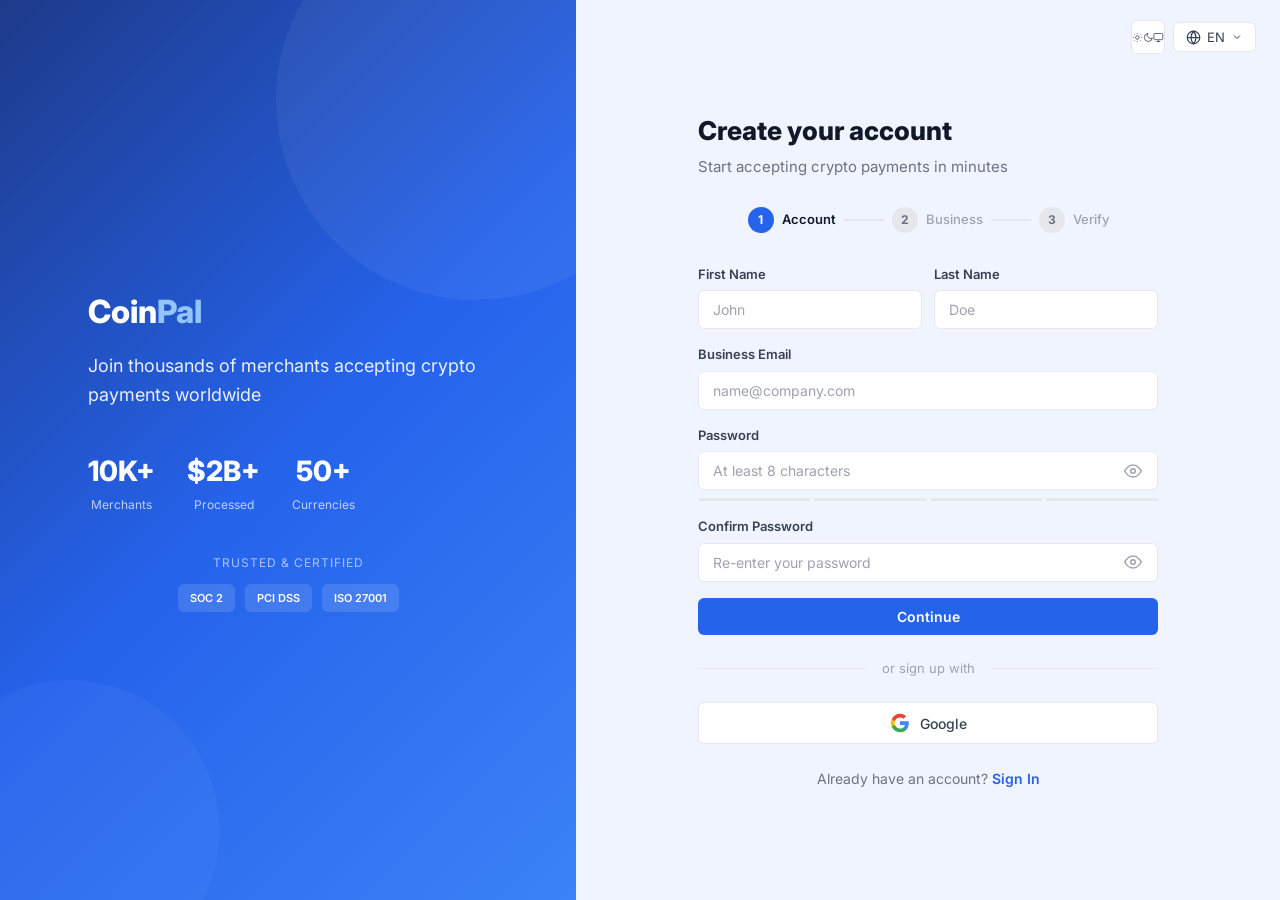
<file: pages/register.html>
<!DOCTYPE html>
<html lang="en">
<head>
    <meta charset="UTF-8">
    <meta name="viewport" content="width=device-width, initial-scale=1.0">
    <title>CoinPal - Create Account</title>
    <link rel="preconnect" href="https://fonts.googleapis.com">
    <link rel="preconnect" href="https://fonts.gstatic.com" crossorigin>
    <link href="https://fonts.googleapis.com/css2?family=Inter:wght@400;500;600;700;800&display=swap" rel="stylesheet">
    <link rel="stylesheet" href="../css/variables.css">
    <link rel="stylesheet" href="../css/base.css">
    <link rel="stylesheet" href="../css/components.css">
    <link rel="stylesheet" href="../css/auth.css">
    <script src="../js/theme.js"></script>
</head>
<body class="auth-page">

<!-- Left Brand Panel -->
<div class="brand-panel">
    <div class="brand-content">
        <div class="brand-logo">Coin<span>Pal</span></div>
        <div class="brand-tagline">Join thousands of merchants accepting crypto payments worldwide</div>

        <div class="brand-stats">
            <div class="brand-stat">
                <div class="brand-stat-value">10K+</div>
                <div class="brand-stat-label">Merchants</div>
            </div>
            <div class="brand-stat">
                <div class="brand-stat-value">$2B+</div>
                <div class="brand-stat-label">Processed</div>
            </div>
            <div class="brand-stat">
                <div class="brand-stat-value">50+</div>
                <div class="brand-stat-label">Currencies</div>
            </div>
        </div>

        <div class="brand-trust">
            <div class="brand-trust-label">Trusted & Certified</div>
            <div class="trust-badges">
                <div class="trust-badge">SOC 2</div>
                <div class="trust-badge">PCI DSS</div>
                <div class="trust-badge">ISO 27001</div>
            </div>
        </div>
    </div>
</div>

<!-- Right Form Panel -->
<div class="form-panel">
    <div class="form-container wide">

        <!-- Controls: Theme + Language Switcher -->
        <div class="auth-controls">
            <div class="theme-dropdown">
                <button class="theme-trigger" onclick="this.parentElement.classList.toggle('open')" title="Theme">
                    <svg class="icon-sun" viewBox="0 0 24 24" fill="none" stroke="currentColor" stroke-width="2"><circle cx="12" cy="12" r="4"/><path d="M12 2v2M12 20v2M4.93 4.93l1.41 1.41M17.66 17.66l1.41 1.41M2 12h2M20 12h2M6.34 17.66l-1.41 1.41M19.07 4.93l-1.41 1.41"/></svg>
                    <svg class="icon-moon" viewBox="0 0 24 24" fill="none" stroke="currentColor" stroke-width="2"><path d="M21 12.79A9 9 0 1111.21 3 7 7 0 0021 12.79z"/></svg>
                    <svg class="icon-system" viewBox="0 0 24 24" fill="none" stroke="currentColor" stroke-width="2"><rect x="2" y="3" width="20" height="14" rx="2"/><line x1="8" y1="21" x2="16" y2="21"/><line x1="12" y1="17" x2="12" y2="21"/></svg>
                </button>
                <div class="theme-menu">
                    <div class="theme-menu-item" data-mode="light" onclick="setTheme('light')">
                        <svg viewBox="0 0 24 24" fill="none" stroke="currentColor" stroke-width="2"><circle cx="12" cy="12" r="4"/><path d="M12 2v2M12 20v2M4.93 4.93l1.41 1.41M17.66 17.66l1.41 1.41M2 12h2M20 12h2M6.34 17.66l-1.41 1.41M19.07 4.93l-1.41 1.41"/></svg>
                        <span data-i18n="theme.light">Light</span>
                    </div>
                    <div class="theme-menu-item" data-mode="dark" onclick="setTheme('dark')">
                        <svg viewBox="0 0 24 24" fill="none" stroke="currentColor" stroke-width="2"><path d="M21 12.79A9 9 0 1111.21 3 7 7 0 0021 12.79z"/></svg>
                        <span data-i18n="theme.dark">Dark</span>
                    </div>
                    <div class="theme-menu-item" data-mode="system" onclick="setTheme('system')">
                        <svg viewBox="0 0 24 24" fill="none" stroke="currentColor" stroke-width="2"><rect x="2" y="3" width="20" height="14" rx="2"/><line x1="8" y1="21" x2="16" y2="21"/><line x1="12" y1="17" x2="12" y2="21"/></svg>
                        <span data-i18n="theme.system">System</span>
                    </div>
                </div>
            </div>
            <div class="auth-lang">
                <div class="lang-dropdown">
                    <button class="lang-trigger" onclick="this.parentElement.classList.toggle('open')">
                        <svg viewBox="0 0 24 24" fill="none" stroke="currentColor" stroke-width="2" style="width:15px;height:15px;"><circle cx="12" cy="12" r="10"/><path d="M2 12h20M12 2a15.3 15.3 0 014 10 15.3 15.3 0 01-4 10 15.3 15.3 0 01-4-10A15.3 15.3 0 0112 2z"/></svg>
                        EN
                        <svg viewBox="0 0 24 24" fill="none" stroke="currentColor" stroke-width="2" style="width:12px;height:12px;"><path d="M6 9l6 6 6-6"/></svg>
                    </button>
                    <div class="lang-menu">
                        <div class="lang-menu-item active" data-lang="en" onclick="setLang('en')">English</div>
                        <div class="lang-menu-item" data-lang="fr" onclick="setLang('fr')">Français</div>
                        <div class="lang-menu-item" data-lang="de" onclick="setLang('de')">Deutsch</div>
                        <div class="lang-menu-item" data-lang="it" onclick="setLang('it')">Italiano</div>
                        <div class="lang-menu-item" data-lang="es" onclick="setLang('es')">Español</div>
                        <div class="lang-menu-item" data-lang="pt" onclick="setLang('pt')">Português</div>
                        <div class="lang-menu-item" data-lang="zh" onclick="setLang('zh')">中文</div>
                    <div class="lang-menu-item" data-lang="ko" onclick="setLang('ko')">한국어</div>
                    </div>
                </div>
            </div>
        </div>

        <!-- Step 1: Account Info -->
        <div id="step1View">
            <div class="auth-header">
                <h1 data-i18n="register.title">Create your account</h1>
                <p data-i18n="register.subtitle">Start accepting crypto payments in minutes</p>
            </div>

            <div class="steps-indicator">
                <div class="step active"><div class="step-circle">1</div><span class="step-label" data-i18n="register.step1">Account</span></div>
                <div class="step-line"></div>
                <div class="step"><div class="step-circle">2</div><span class="step-label" data-i18n="register.step2">Business</span></div>
                <div class="step-line"></div>
                <div class="step"><div class="step-circle">3</div><span class="step-label" data-i18n="register.step3">Verify</span></div>
            </div>

            <div id="step1Error" class="msg-error">
                <span id="step1ErrorText"></span>
            </div>

            <form onsubmit="goToStep2(event)">
                <div class="form-row">
                    <div class="form-group">
                        <label class="form-label" for="regFirstName" data-i18n="register.firstName">First name</label>
                        <input type="text" id="regFirstName" class="form-input" placeholder="John" required>
                    </div>
                    <div class="form-group">
                        <label class="form-label" for="regLastName" data-i18n="register.lastName">Last name</label>
                        <input type="text" id="regLastName" class="form-input" placeholder="Doe" required>
                    </div>
                </div>

                <div class="form-group">
                    <label class="form-label" for="regEmail" data-i18n="register.businessEmail">Business email</label>
                    <input type="email" id="regEmail" class="form-input" placeholder="name@company.com" required>
                </div>

                <div class="form-group">
                    <label class="form-label" for="regPassword" data-i18n="register.password">Password</label>
                    <div class="auth-input-wrapper">
                        <input type="password" id="regPassword" class="form-input" placeholder="At least 8 characters" required minlength="8" oninput="checkPasswordStrength(this.value)" style="padding-right:42px;">
                        <button type="button" class="toggle-pw" onclick="togglePassword('regPassword', this)">
                            <svg viewBox="0 0 24 24" fill="none" stroke="currentColor" stroke-width="2"><path d="M1 12s4-8 11-8 11 8 11 8-4 8-11 8-11-8-11-8z"/><circle cx="12" cy="12" r="3"/></svg>
                        </button>
                    </div>
                    <div class="pw-strength">
                        <div class="pw-bar" id="str1"></div>
                        <div class="pw-bar" id="str2"></div>
                        <div class="pw-bar" id="str3"></div>
                        <div class="pw-bar" id="str4"></div>
                    </div>
                    <div class="pw-text" id="strengthText"></div>
                </div>

                <div class="form-group">
                    <label class="form-label" for="regConfirmPassword" data-i18n="register.confirmPassword">Confirm password</label>
                    <div class="auth-input-wrapper">
                        <input type="password" id="regConfirmPassword" class="form-input" placeholder="Re-enter your password" required style="padding-right:42px;">
                        <button type="button" class="toggle-pw" onclick="togglePassword('regConfirmPassword', this)">
                            <svg viewBox="0 0 24 24" fill="none" stroke="currentColor" stroke-width="2"><path d="M1 12s4-8 11-8 11 8 11 8-4 8-11 8-11-8-11-8z"/><circle cx="12" cy="12" r="3"/></svg>
                        </button>
                    </div>
                </div>

                <button type="submit" class="btn btn-primary btn-block" data-i18n="register.continue">Continue</button>
            </form>

            <div class="auth-divider" data-i18n="register.orSignUpWith">or sign up with</div>

            <div class="social-btns">
                <button class="social-btn">
                    <svg viewBox="0 0 24 24"><path d="M22.56 12.25c0-.78-.07-1.53-.2-2.25H12v4.26h5.92a5.06 5.06 0 01-2.2 3.32v2.77h3.57c2.08-1.92 3.28-4.74 3.28-8.1z" fill="#4285F4"/><path d="M12 23c2.97 0 5.46-.98 7.28-2.66l-3.57-2.77c-.98.66-2.23 1.06-3.71 1.06-2.86 0-5.29-1.93-6.16-4.53H2.18v2.84C3.99 20.53 7.7 23 12 23z" fill="#34A853"/><path d="M5.84 14.09c-.22-.66-.35-1.36-.35-2.09s.13-1.43.35-2.09V7.07H2.18C1.43 8.55 1 10.22 1 12s.43 3.45 1.18 4.93l2.85-2.22.81-.62z" fill="#FBBC05"/><path d="M12 5.38c1.62 0 3.06.56 4.21 1.64l3.15-3.15C17.45 2.09 14.97 1 12 1 7.7 1 3.99 3.47 2.18 7.07l3.66 2.84c.87-2.6 3.3-4.53 6.16-4.53z" fill="#EA4335"/></svg>
                    Google
                </button>
            </div>

            <div class="auth-prompt">
                <span data-i18n="register.haveAccount">Already have an account?</span> <a href="login.html" data-i18n="register.signIn">Sign In</a>
            </div>
        </div>

        <!-- Step 2: Business Info -->
        <div id="step2View" style="display:none;">
            <div class="auth-header">
                <h1>Business details</h1>
                <p>Tell us about your business</p>
            </div>

            <div class="steps-indicator">
                <div class="step done"><div class="step-circle">&#10003;</div><span class="step-label" data-i18n="register.step1">Account</span></div>
                <div class="step-line done"></div>
                <div class="step active"><div class="step-circle">2</div><span class="step-label" data-i18n="register.step2">Business</span></div>
                <div class="step-line"></div>
                <div class="step"><div class="step-circle">3</div><span class="step-label" data-i18n="register.step3">Verify</span></div>
            </div>

            <form onsubmit="goToStep3(event)">
                <div class="form-group">
                    <label class="form-label" for="regCompany" data-i18n="register.companyName">Company name</label>
                    <input type="text" id="regCompany" class="form-input" placeholder="Your company or store name" required>
                </div>

                <div class="form-group">
                    <label class="form-label" for="regWebsite" data-i18n="register.websiteUrl">Website URL</label>
                    <input type="url" id="regWebsite" class="form-input" placeholder="https://yourstore.com">
                </div>

                <div class="form-row">
                    <div class="form-group">
                        <label class="form-label" for="regIndustry" data-i18n="register.industry">Industry</label>
                        <select id="regIndustry" class="form-input" required>
                            <option value="" disabled selected>Select industry</option>
                            <option>E-commerce</option>
                            <option>SaaS</option>
                            <option>Gaming</option>
                            <option>Digital Goods</option>
                            <option>Marketplace</option>
                            <option>Financial Services</option>
                            <option>Other</option>
                        </select>
                    </div>
                    <div class="form-group">
                        <label class="form-label" for="regCountry" data-i18n="register.country">Country</label>
                        <select id="regCountry" class="form-input" required>
                            <option value="" disabled selected>Select country</option>
                            <option>United States</option>
                            <option>United Kingdom</option>
                            <option>Singapore</option>
                            <option>Hong Kong</option>
                            <option>Japan</option>
                            <option>Germany</option>
                            <option>Other</option>
                        </select>
                    </div>
                </div>

                <div class="form-group">
                    <label class="form-label" for="regVolume" data-i18n="register.monthlyVolume">Expected monthly volume</label>
                    <select id="regVolume" class="form-input">
                        <option value="" disabled selected>Select range</option>
                        <option>Less than $10,000</option>
                        <option>$10,000 - $50,000</option>
                        <option>$50,000 - $200,000</option>
                        <option>$200,000 - $1,000,000</option>
                        <option>More than $1,000,000</option>
                    </select>
                </div>

                <div style="display:flex;gap:12px;margin-top:4px;">
                    <button type="button" class="btn btn-outline" style="flex:1;" onclick="backToStep1()">&larr; Back</button>
                    <button type="submit" class="btn btn-primary" style="flex:1;" data-i18n="register.continue">Continue</button>
                </div>
            </form>
        </div>

        <!-- Step 3: Email Verification -->
        <div id="step3View" style="display:none;">
            <div class="code-view">
                <div class="steps-indicator" style="margin-bottom:28px;">
                    <div class="step done"><div class="step-circle">&#10003;</div><span class="step-label" data-i18n="register.step1">Account</span></div>
                    <div class="step-line done"></div>
                    <div class="step done"><div class="step-circle">&#10003;</div><span class="step-label" data-i18n="register.step2">Business</span></div>
                    <div class="step-line done"></div>
                    <div class="step active"><div class="step-circle">3</div><span class="step-label" data-i18n="register.step3">Verify</span></div>
                </div>

                <div class="code-icon">
                    <svg viewBox="0 0 24 24" fill="none" stroke="currentColor" stroke-width="2"><path d="M4 4h16c1.1 0 2 .9 2 2v12c0 1.1-.9 2-2 2H4c-1.1 0-2-.9-2-2V6c0-1.1.9-2 2-2z"/><path d="M22 6l-10 7L2 6"/></svg>
                </div>
                <h1 style="font-size:26px;font-weight:800;color:var(--grey-900);" data-i18n="register.verifyEmail">Verify your email</h1>
                <p style="margin-top:8px;font-size:15px;color:var(--grey-500);" data-i18n="register.verifyDesc">We've sent a verification code to <strong id="verifyEmailDisplay">your email</strong></p>
            </div>

            <div id="verifyError" class="msg-error" style="margin-top:16px;">
                Invalid code. Please try again.
            </div>

            <div id="verifySuccess" class="msg-success" style="margin-top:16px;">
                Email verified! Redirecting to dashboard...
            </div>

            <div class="code-inputs">
                <input type="text" class="code-input" maxlength="1" oninput="handleRegCodeInput(this,0)" onkeydown="handleRegCodeKeydown(event,0)">
                <input type="text" class="code-input" maxlength="1" oninput="handleRegCodeInput(this,1)" onkeydown="handleRegCodeKeydown(event,1)">
                <input type="text" class="code-input" maxlength="1" oninput="handleRegCodeInput(this,2)" onkeydown="handleRegCodeKeydown(event,2)">
                <input type="text" class="code-input" maxlength="1" oninput="handleRegCodeInput(this,3)" onkeydown="handleRegCodeKeydown(event,3)">
                <input type="text" class="code-input" maxlength="1" oninput="handleRegCodeInput(this,4)" onkeydown="handleRegCodeKeydown(event,4)">
                <input type="text" class="code-input" maxlength="1" oninput="handleRegCodeInput(this,5)" onkeydown="handleRegCodeKeydown(event,5)">
            </div>

            <button class="btn btn-primary btn-block" id="verifyRegBtn" onclick="handleVerifyEmail()" data-i18n="register.verifyBtn">Verify Email</button>

            <div class="resend-link" style="text-align:center;">
                Didn't receive the code? <a href="#" onclick="event.preventDefault();alert('A new code has been sent.')">Resend</a>
            </div>

            <div style="margin-top:16px;">
                <label class="checkbox-label" style="justify-content:center;">
                    <input type="checkbox" id="agreeTerms" checked>
                    I agree to the <a href="#">Terms of Service</a> and <a href="#">Privacy Policy</a>
                </label>
            </div>
        </div>

    </div>
</div>

<script src="../js/dropdown.js" defer></script>
<script>
    function togglePassword(inputId, btn) {
        var input = document.getElementById(inputId);
        if (input.type === 'password') {
            input.type = 'text';
            btn.innerHTML = '<svg viewBox="0 0 24 24" fill="none" stroke="currentColor" stroke-width="2"><path d="M17.94 17.94A10.07 10.07 0 0112 20c-7 0-11-8-11-8a18.45 18.45 0 015.06-5.94M9.9 4.24A9.12 9.12 0 0112 4c7 0 11 8 11 8a18.5 18.5 0 01-2.16 3.19m-6.72-1.07a3 3 0 11-4.24-4.24"/><line x1="1" y1="1" x2="23" y2="23"/></svg>';
        } else {
            input.type = 'password';
            btn.innerHTML = '<svg viewBox="0 0 24 24" fill="none" stroke="currentColor" stroke-width="2"><path d="M1 12s4-8 11-8 11 8 11 8-4 8-11 8-11-8-11-8z"/><circle cx="12" cy="12" r="3"/></svg>';
        }
    }

    function checkPasswordStrength(password) {
        var bars = [document.getElementById('str1'), document.getElementById('str2'), document.getElementById('str3'), document.getElementById('str4')];
        var text = document.getElementById('strengthText');
        var score = 0;
        if (password.length >= 8) score++;
        if (/[a-z]/.test(password) && /[A-Z]/.test(password)) score++;
        if (/\d/.test(password)) score++;
        if (/[^a-zA-Z0-9]/.test(password)) score++;
        bars.forEach(function(b) { b.className = 'pw-bar'; });
        if (password.length === 0) { text.textContent = ''; return; }
        var levels = ['weak','weak','medium','strong','strong'];
        var labels = ['','Weak','Fair','Good','Strong'];
        for (var i = 0; i < score; i++) bars[i].classList.add(levels[score]);
        text.textContent = labels[score];
        text.style.color = score <= 1 ? 'var(--danger)' : score === 2 ? '#f59e0b' : 'var(--success)';
    }

    function goToStep2(e) {
        e.preventDefault();
        var pw = document.getElementById('regPassword').value;
        var cpw = document.getElementById('regConfirmPassword').value;
        if (pw !== cpw) {
            document.getElementById('step1ErrorText').textContent = 'Passwords do not match.';
            document.getElementById('step1Error').classList.add('show');
            return;
        }
        document.getElementById('step1Error').classList.remove('show');
        document.getElementById('step1View').style.display = 'none';
        document.getElementById('step2View').style.display = 'block';
        window.scrollTo(0, 0);
    }

    function backToStep1() {
        document.getElementById('step2View').style.display = 'none';
        document.getElementById('step1View').style.display = 'block';
    }

    function goToStep3(e) {
        e.preventDefault();
        var email = document.getElementById('regEmail').value;
        document.getElementById('verifyEmailDisplay').textContent = email;
        document.getElementById('step2View').style.display = 'none';
        document.getElementById('step3View').style.display = 'block';
        window.scrollTo(0, 0);
        setTimeout(function(){ document.querySelector('#step3View .code-input').focus(); }, 100);
    }

    function handleRegCodeInput(input, index) {
        if (input.value.length === 1) {
            var inputs = document.querySelectorAll('#step3View .code-input');
            if (index < inputs.length - 1) inputs[index + 1].focus();
        }
    }

    function handleRegCodeKeydown(e, index) {
        var inputs = document.querySelectorAll('#step3View .code-input');
        if (e.key === 'Backspace' && !inputs[index].value && index > 0) inputs[index - 1].focus();
    }

    function handleVerifyEmail() {
        var btn = document.getElementById('verifyRegBtn');
        btn.classList.add('btn-loading');
        setTimeout(function() {
            btn.classList.remove('btn-loading');
            document.getElementById('verifySuccess').classList.add('show');
            setTimeout(function() {
                window.location.href = 'overview.html';
            }, 1500);
        }, 1200);
    }
</script>
    <script src="../js/i18n.js" defer></script>
</body>
</html>
</file>
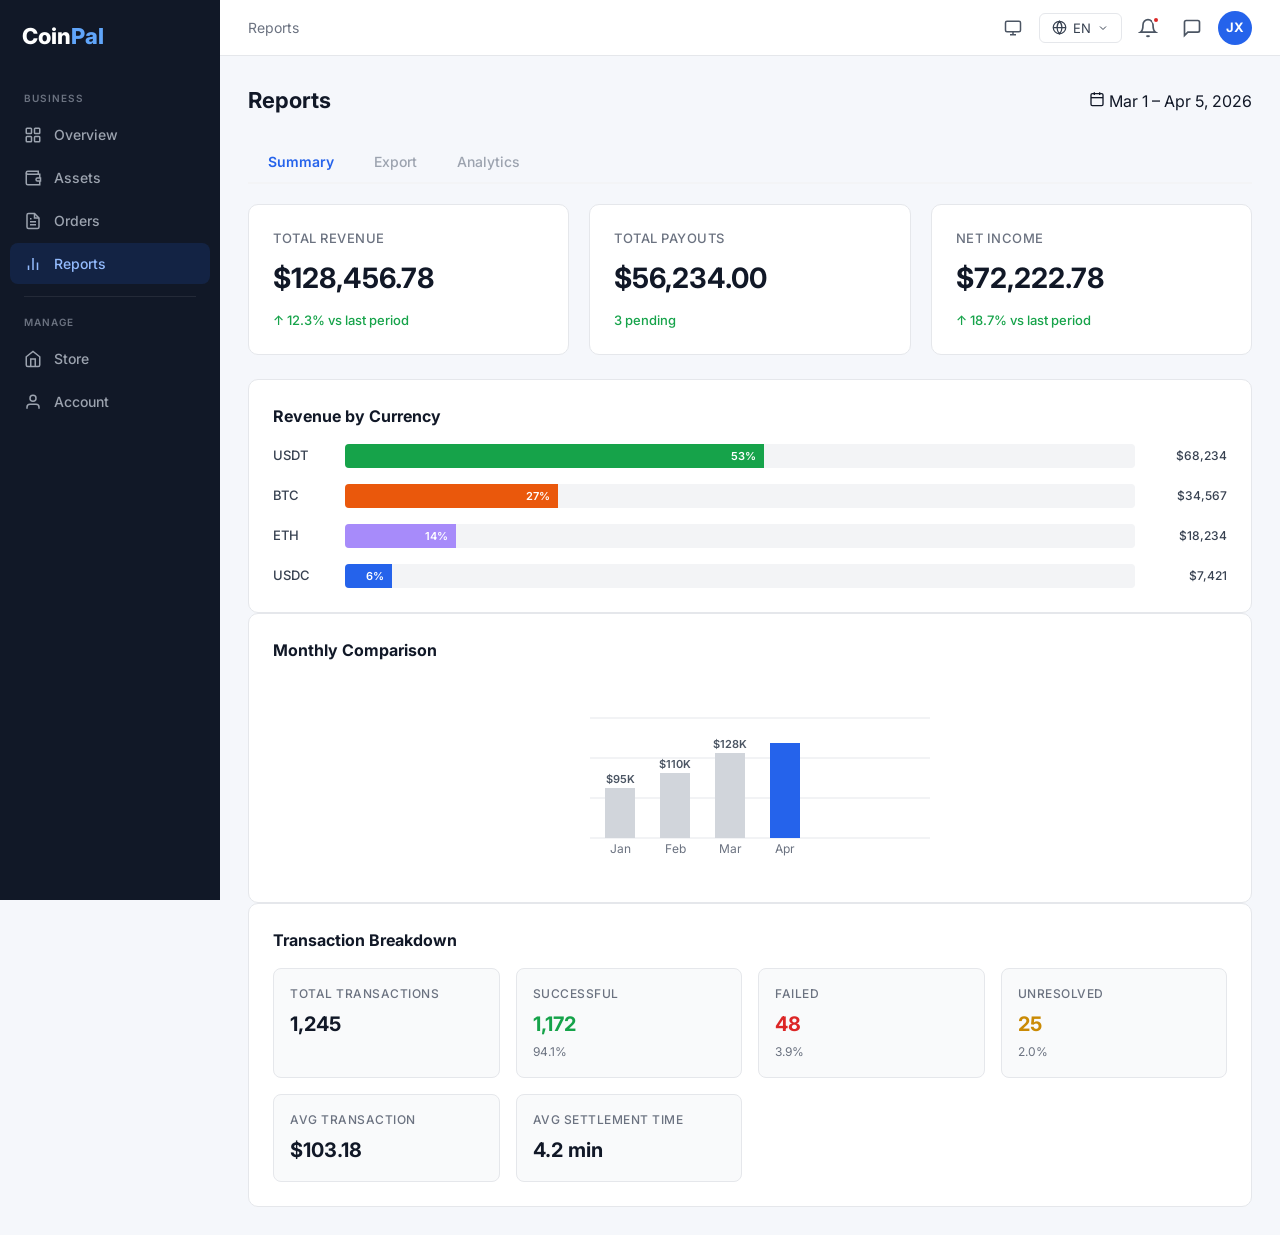
<file: pages/reports.html>
<!DOCTYPE html>
<html lang="en">
<head>
    <meta charset="UTF-8">
    <meta name="viewport" content="width=device-width, initial-scale=1.0">
    <title>CoinPal Merchant Portal - Reports</title>
    <link rel="preconnect" href="https://fonts.googleapis.com">
    <link rel="preconnect" href="https://fonts.gstatic.com" crossorigin>
    <link href="https://fonts.googleapis.com/css2?family=Inter:wght@400;500;600;700&display=swap" rel="stylesheet">
    <link rel="stylesheet" href="../css/variables.css">
    <link rel="stylesheet" href="../css/base.css">
    <link rel="stylesheet" href="../css/sidebar.css">
    <link rel="stylesheet" href="../css/topbar.css">
    <link rel="stylesheet" href="../css/layout.css">
    <link rel="stylesheet" href="../css/components.css">
    <script src="../js/theme.js"></script>
    <style>
        /* Fix: prevent global svg centering from affecting sidebar icons */
        .nav-item svg { margin: 0; display: inline; }

        /* Overview cards grid */
        .cards-grid {
            display: grid;
            grid-template-columns: repeat(auto-fit, minmax(280px, 1fr));
            gap: 20px;
            margin-bottom: 24px;
        }

        .overview-card {
            background-color: var(--bg-card);
            border: 1px solid var(--grey-200);
            border-radius: var(--radius);
            padding: 24px;
        }

        .overview-card-label {
            font-size: 13px;
            color: var(--grey-500);
            font-weight: 500;
            margin-bottom: 8px;
            text-transform: uppercase;
            letter-spacing: 0.5px;
        }

        .overview-card-value {
            font-size: 28px;
            font-weight: 700;
            color: var(--grey-900);
            margin-bottom: 12px;
        }

        .overview-card-change {
            font-size: 13px;
            font-weight: 500;
            color: var(--green);
        }

        .overview-card-change.negative {
            color: var(--red);
        }

        /* Stats grid */
        .stats-grid {
            display: grid;
            grid-template-columns: repeat(auto-fit, minmax(200px, 1fr));
            gap: 16px;
        }

        .stat-item {
            padding: 16px;
            background-color: var(--grey-50);
            border-radius: 8px;
            border: 1px solid var(--grey-200);
        }

        .stat-label {
            font-size: 12px;
            color: var(--grey-500);
            margin-bottom: 6px;
            font-weight: 500;
        }

        .stat-value {
            font-size: 20px;
            font-weight: 700;
            color: var(--grey-900);
        }

        .stat-secondary {
            font-size: 12px;
            color: var(--grey-500);
            margin-top: 4px;
        }

        /* Charts */
        .chart-container {
            position: relative;
            height: 300px;
            margin-bottom: 20px;
        }

        .horizontal-bar-chart {
            display: flex;
            flex-direction: column;
            gap: 16px;
        }

        .bar-row {
            display: flex;
            align-items: center;
            gap: 12px;
        }

        .bar-label {
            font-size: 13px;
            font-weight: 500;
            color: var(--grey-700);
            width: 60px;
            flex-shrink: 0;
        }

        .bar-container {
            flex: 1;
            height: 24px;
            background-color: var(--grey-100);
            border-radius: 4px;
            overflow: hidden;
            position: relative;
        }

        .bar-fill {
            height: 100%;
            display: flex;
            align-items: center;
            justify-content: flex-end;
            padding-right: 8px;
            color: white;
            font-size: 11px;
            font-weight: 600;
            transition: width 0.3s ease;
        }

        .bar-value {
            font-size: 12px;
            color: var(--grey-700);
            font-weight: 500;
            width: 80px;
            text-align: right;
            flex-shrink: 0;
        }

        /* Conversion funnel */
        .funnel-chart {
            display: flex;
            flex-direction: column;
            gap: 16px;
            margin-bottom: 20px;
        }

        .funnel-step {
            display: flex;
            align-items: center;
            gap: 12px;
        }

        .funnel-bar {
            height: 48px;
            background: linear-gradient(90deg, var(--primary), var(--primary-light));
            border-radius: 6px;
            display: flex;
            align-items: center;
            padding: 0 16px;
            color: white;
            font-weight: 600;
            font-size: 14px;
            flex: 1;
        }

        .funnel-info {
            display: flex;
            flex-direction: column;
            gap: 4px;
            width: 180px;
        }

        .funnel-count {
            font-weight: 600;
            color: var(--grey-900);
        }

        .funnel-drop {
            font-size: 12px;
            color: var(--red);
            font-weight: 500;
        }

        /* Export form */
        .form-group {
            margin-bottom: 24px;
        }

        .form-label {
            font-size: 13px;
            font-weight: 600;
            color: var(--grey-900);
            margin-bottom: 8px;
            display: block;
        }

        .form-input,
        .form-select {
            width: 100%;
            padding: 10px 12px;
            border: 1px solid var(--grey-300);
            border-radius: 6px;
            font-size: 13px;
            font-family: inherit;
        }

        .form-input:focus,
        .form-select:focus {
            outline: none;
            border-color: var(--primary);
            box-shadow: 0 0 0 3px rgba(37, 99, 235, 0.1);
        }

        .checkbox-group,
        .radio-group {
            display: flex;
            flex-direction: column;
            gap: 10px;
        }

        .checkbox-item,
        .radio-item {
            display: flex;
            align-items: center;
            gap: 8px;
            font-size: 13px;
            cursor: pointer;
        }

        input[type="checkbox"],
        input[type="radio"] {
            cursor: pointer;
        }

        .chips-group {
            display: flex;
            flex-wrap: wrap;
            gap: 8px;
        }

        /* SVG chart centering */
        svg { display: block; margin: 0 auto; }

        /* Heatmap */
        .heatmap {
            display: grid;
            grid-template-columns: repeat(24, 1fr);
            gap: 4px;
            margin-bottom: 20px;
        }

        .heatmap-cell {
            aspect-ratio: 1;
            border-radius: 4px;
            cursor: pointer;
            position: relative;
            font-size: 9px;
            display: flex;
            align-items: center;
            justify-content: center;
            font-weight: 500;
            color: white;
        }

        /* Responsive */
        @media (max-width: 1024px) {
            .cards-grid {
                grid-template-columns: 1fr;
            }
        }

        @media (max-width: 768px) {
            .cards-grid {
                grid-template-columns: 1fr;
                gap: 10px;
                margin-bottom: 16px;
            }
            .overview-card {
                padding: 16px;
            }
            .overview-card-value {
                font-size: 22px;
                margin-bottom: 6px;
            }
            .overview-card-label {
                font-size: 11px;
                margin-bottom: 4px;
            }
            .card {
                padding: 16px;
                margin-bottom: 16px;
            }
            .card-title {
                font-size: 14px;
                margin-bottom: 12px;
            }
            .stats-grid {
                grid-template-columns: repeat(2, 1fr);
                gap: 8px;
            }
            .stat-item {
                padding: 10px;
            }
            .stat-value {
                font-size: 16px;
            }
        }
    </style>
</head>
<body>
    <div class="layout">
        <!-- Sidebar Overlay -->
        <div class="sidebar-overlay"></div>
        <!-- Sidebar -->
        <nav class="sidebar">
            <div class="sidebar-logo">Coin<span>Pal</span></div>
            <div class="sidebar-nav">
                <div class="nav-section" data-i18n="nav.business">Business</div>
                <a href="overview.html" class="nav-item">
                    <svg viewBox="0 0 24 24" fill="none" stroke="currentColor" stroke-width="2"><rect x="3" y="3" width="7" height="7" rx="1"/><rect x="14" y="3" width="7" height="7" rx="1"/><rect x="3" y="14" width="7" height="7" rx="1"/><rect x="14" y="14" width="7" height="7" rx="1"/></svg>
                    <span data-i18n="nav.overview">Overview</span>
                </a>
                <a href="assets.html" class="nav-item">
                    <svg viewBox="0 0 24 24" fill="none" stroke="currentColor" stroke-width="2"><path d="M21 12V7H5a2 2 0 010-4h14v4"/><path d="M3 5v14a2 2 0 002 2h16v-5"/><path d="M18 12a2 2 0 000 4h4v-4h-4z"/></svg>
                    <span data-i18n="nav.assets">Assets</span>
                </a>
                <a href="orders.html" class="nav-item" data-toggle="orders">
                    <svg viewBox="0 0 24 24" fill="none" stroke="currentColor" stroke-width="2"><path d="M14 2H6a2 2 0 00-2 2v16a2 2 0 002 2h12a2 2 0 002-2V8z"/><path d="M14 2v6h6"/><path d="M16 13H8"/><path d="M16 17H8"/><path d="M10 9H8"/></svg>
                    <span data-i18n="nav.orders">Orders</span>
                </a>
                <a href="orders.html" class="nav-item nav-sub" data-group="orders" data-i18n="nav.receive">Receive</a>
                <a href="send-orders.html" class="nav-item nav-sub" data-group="orders" data-i18n="nav.send">Send</a>
                <a href="payment-links.html" class="nav-item nav-sub" data-group="orders" data-i18n="nav.paymentLinks">Payment Links</a>
                <a href="checkout.html" class="nav-item nav-sub" data-group="orders" data-i18n="nav.checkout">Checkout</a>
                <a href="reports.html" class="nav-item active">
                    <svg viewBox="0 0 24 24" fill="none" stroke="currentColor" stroke-width="2"><path d="M18 20V10"/><path d="M12 20V4"/><path d="M6 20v-6"/></svg>
                    <span data-i18n="nav.reports">Reports</span>
                </a>
                <div class="nav-divider"></div>
                <div class="nav-section" data-i18n="nav.manage">Manage</div>
                <a href="store.html" class="nav-item">
                    <svg viewBox="0 0 24 24" fill="none" stroke="currentColor" stroke-width="2"><path d="M3 9l9-7 9 7v11a2 2 0 01-2 2H5a2 2 0 01-2-2z"/><polyline points="9 22 9 12 15 12 15 22"/></svg>
                    <span data-i18n="nav.store">Store</span>
                </a>
                <a href="account.html" class="nav-item">
                    <svg viewBox="0 0 24 24" fill="none" stroke="currentColor" stroke-width="2"><path d="M20 21v-2a4 4 0 00-4-4H8a4 4 0 00-4 4v2"/><circle cx="12" cy="7" r="4"/></svg>
                    <span data-i18n="nav.account">Account</span>
                </a>
            </div>
        </nav>

        <!-- Main Content -->
        <div class="main-wrapper">
            <!-- Topbar -->
            <div class="topbar">
                <div class="topbar-left">
                    <button class="topbar-hamburger">
                        <svg viewBox="0 0 24 24" fill="none" stroke="currentColor" stroke-width="2"><path d="M3 12h18M3 6h18M3 18h18"/></svg>
                    </button>
                    <div class="breadcrumb"><span data-i18n="nav.reports">Reports</span></div>
                </div>
                <div class="topbar-right">
                    <div class="theme-dropdown">
                        <button class="theme-trigger" onclick="this.parentElement.classList.toggle('open')" title="Theme">
                            <svg class="icon-sun" viewBox="0 0 24 24" fill="none" stroke="currentColor" stroke-width="2"><circle cx="12" cy="12" r="4"/><path d="M12 2v2M12 20v2M4.93 4.93l1.41 1.41M17.66 17.66l1.41 1.41M2 12h2M20 12h2M6.34 17.66l-1.41 1.41M19.07 4.93l-1.41 1.41"/></svg>
                            <svg class="icon-moon" viewBox="0 0 24 24" fill="none" stroke="currentColor" stroke-width="2"><path d="M21 12.79A9 9 0 1111.21 3 7 7 0 0021 12.79z"/></svg>
                            <svg class="icon-system" viewBox="0 0 24 24" fill="none" stroke="currentColor" stroke-width="2"><rect x="2" y="3" width="20" height="14" rx="2"/><line x1="8" y1="21" x2="16" y2="21"/><line x1="12" y1="17" x2="12" y2="21"/></svg>
                        </button>
                        <div class="theme-menu">
                            <div class="theme-menu-item" data-mode="light" onclick="setTheme('light')">
                                <svg viewBox="0 0 24 24" fill="none" stroke="currentColor" stroke-width="2"><circle cx="12" cy="12" r="4"/><path d="M12 2v2M12 20v2M4.93 4.93l1.41 1.41M17.66 17.66l1.41 1.41M2 12h2M20 12h2M6.34 17.66l-1.41 1.41M19.07 4.93l-1.41 1.41"/></svg>
                                <span data-i18n="theme.light">Light</span>
                            </div>
                            <div class="theme-menu-item" data-mode="dark" onclick="setTheme('dark')">
                                <svg viewBox="0 0 24 24" fill="none" stroke="currentColor" stroke-width="2"><path d="M21 12.79A9 9 0 1111.21 3 7 7 0 0021 12.79z"/></svg>
                                <span data-i18n="theme.dark">Dark</span>
                            </div>
                            <div class="theme-menu-item" data-mode="system" onclick="setTheme('system')">
                                <svg viewBox="0 0 24 24" fill="none" stroke="currentColor" stroke-width="2"><rect x="2" y="3" width="20" height="14" rx="2"/><line x1="8" y1="21" x2="16" y2="21"/><line x1="12" y1="17" x2="12" y2="21"/></svg>
                                <span data-i18n="theme.system">System</span>
                            </div>
                        </div>
                    </div>
                    <div class="lang-dropdown">
                        <button class="lang-trigger" onclick="this.parentElement.classList.toggle('open')">
                            <svg viewBox="0 0 24 24" fill="none" stroke="currentColor" stroke-width="2"><circle cx="12" cy="12" r="10"/><path d="M2 12h20M12 2a15.3 15.3 0 014 10 15.3 15.3 0 01-4 10 15.3 15.3 0 01-4-10A15.3 15.3 0 0112 2z"/></svg>
                            <span class="lang-label">EN</span>
                            <svg class="chevron" viewBox="0 0 24 24" fill="none" stroke="currentColor" stroke-width="2"><path d="M6 9l6 6 6-6"/></svg>
                        </button>
                        <div class="lang-menu">
                    <div class="lang-menu-item active" data-lang="en" onclick="setLang('en')">English</div>
                    <div class="lang-menu-item" data-lang="fr" onclick="setLang('fr')">Français</div>
                    <div class="lang-menu-item" data-lang="de" onclick="setLang('de')">Deutsch</div>
                    <div class="lang-menu-item" data-lang="it" onclick="setLang('it')">Italiano</div>
                    <div class="lang-menu-item" data-lang="es" onclick="setLang('es')">Español</div>
                    <div class="lang-menu-item" data-lang="pt" onclick="setLang('pt')">Português</div>
                    <div class="lang-menu-item" data-lang="zh" onclick="setLang('zh')">中文</div>
                    <div class="lang-menu-item" data-lang="ko" onclick="setLang('ko')">한국어</div>
                        </div>
                    </div>
                    <div class="topbar-icon">
                        <svg viewBox="0 0 24 24" fill="none" stroke="currentColor" stroke-width="2"><path d="M18 8A6 6 0 006 8c0 7-3 9-3 9h18s-3-2-3-9"/><path d="M13.73 21a2 2 0 01-3.46 0"/></svg>
                        <span class="topbar-badge"></span>
                    </div>
                    <div class="topbar-icon">
                        <svg viewBox="0 0 24 24" fill="none" stroke="currentColor" stroke-width="2"><path d="M21 15a2 2 0 01-2 2H7l-4 4V5a2 2 0 012-2h14a2 2 0 012 2z"/></svg>
                    </div>
                    <div class="user-dropdown">
                        <div class="avatar" onclick="this.parentElement.classList.toggle('open')">JX</div>
                        <div class="user-menu">
                            <div class="user-menu-header">
                                <div class="user-menu-name">Jxwinter</div>
                                <div class="user-menu-email">product.igv.test@gmail.com</div>
                            </div>
                            <a href="account.html" class="user-menu-item" data-i18n="topbar.accountSettings">Account Settings</a>
                            <a href="login.html" class="user-menu-item danger" data-i18n="topbar.signOut">Sign Out</a>
                        </div>
                    </div>
                </div>
            </div>

            <!-- Main Content Area -->
            <main class="main-content">
                <!-- Page Header -->
                <div class="page-header">
                    <h1 class="page-title" data-i18n="reports.pageTitle">Reports</h1>
                    <div class="date-range-picker">
                        <svg viewBox="0 0 24 24" fill="none" stroke="currentColor" stroke-width="2" style="width:16px;height:16px;display:inline;margin:0;"><rect x="3" y="4" width="18" height="18" rx="2" ry="2"/><line x1="16" y1="2" x2="16" y2="6"/><line x1="8" y1="2" x2="8" y2="6"/><line x1="3" y1="10" x2="21" y2="10"/></svg>
                        Mar 1 – Apr 5, 2026
                    </div>
                </div>

                <!-- Tabs -->
                <div class="tabs">
                    <div class="tab active" data-tab="summary" data-i18n="reports.tabSummary">Summary</div>
                    <div class="tab" data-tab="export" data-i18n="reports.tabExport">Export</div>
                    <div class="tab" data-tab="analytics" data-i18n="reports.tabAnalytics">Analytics</div>
                </div>

                <!-- TAB 1: Summary -->
                <div id="summary" class="tab-content active">
                    <!-- Revenue Overview Cards -->
                    <div class="cards-grid">
                        <div class="overview-card">
                            <div class="overview-card-label" data-i18n="reports.totalRevenue">Total Revenue</div>
                            <div class="overview-card-value">$128,456.78</div>
                            <div class="overview-card-change">↑ 12.3% vs last period</div>
                        </div>
                        <div class="overview-card">
                            <div class="overview-card-label" data-i18n="reports.totalPayouts">Total Payouts</div>
                            <div class="overview-card-value">$56,234.00</div>
                            <div class="overview-card-change">3 pending</div>
                        </div>
                        <div class="overview-card">
                            <div class="overview-card-label" data-i18n="reports.netIncome">Net Income</div>
                            <div class="overview-card-value">$72,222.78</div>
                            <div class="overview-card-change">↑ 18.7% vs last period</div>
                        </div>
                    </div>

                    <!-- Revenue by Currency -->
                    <div class="card">
                        <div class="card-title" data-i18n="reports.revenueByCurrency">Revenue by Currency</div>
                        <div class="horizontal-bar-chart">
                            <div class="bar-row">
                                <div class="bar-label">USDT</div>
                                <div class="bar-container">
                                    <div class="bar-fill" style="width: 53%; background-color: var(--green);">53%</div>
                                </div>
                                <div class="bar-value">$68,234</div>
                            </div>
                            <div class="bar-row">
                                <div class="bar-label">BTC</div>
                                <div class="bar-container">
                                    <div class="bar-fill" style="width: 27%; background-color: var(--orange);">27%</div>
                                </div>
                                <div class="bar-value">$34,567</div>
                            </div>
                            <div class="bar-row">
                                <div class="bar-label">ETH</div>
                                <div class="bar-container">
                                    <div class="bar-fill" style="width: 14%; background-color: #a78bfa;">14%</div>
                                </div>
                                <div class="bar-value">$18,234</div>
                            </div>
                            <div class="bar-row">
                                <div class="bar-label">USDC</div>
                                <div class="bar-container">
                                    <div class="bar-fill" style="width: 6%; background-color: var(--primary);">6%</div>
                                </div>
                                <div class="bar-value">$7,421</div>
                            </div>
                        </div>
                    </div>

                    <!-- Monthly Comparison -->
                    <div class="card">
                        <div class="card-title" data-i18n="reports.monthlyComparison">Monthly Comparison</div>
                        <svg viewBox="0 0 400 200" style="width: 100%; height: 200px;">
                            <!-- Grid -->
                            <line x1="40" y1="160" x2="380" y2="160" stroke="#e5e7eb" stroke-width="1"/>
                            <line x1="40" y1="120" x2="380" y2="120" stroke="#e5e7eb" stroke-width="1"/>
                            <line x1="40" y1="80" x2="380" y2="80" stroke="#e5e7eb" stroke-width="1"/>
                            <line x1="40" y1="40" x2="380" y2="40" stroke="#e5e7eb" stroke-width="1"/>
                            <!-- Bars -->
                            <rect x="55" y="110" width="30" height="50" fill="#d1d5db"/>
                            <text x="70" y="175" text-anchor="middle" font-size="12" fill="#6b7280">Jan</text>
                            <rect x="110" y="95" width="30" height="65" fill="#d1d5db"/>
                            <text x="125" y="175" text-anchor="middle" font-size="12" fill="#6b7280">Feb</text>
                            <rect x="165" y="75" width="30" height="85" fill="#d1d5db"/>
                            <text x="180" y="175" text-anchor="middle" font-size="12" fill="#6b7280">Mar</text>
                            <rect x="220" y="65" width="30" height="95" fill="#2563eb"/>
                            <text x="235" y="175" text-anchor="middle" font-size="12" fill="#6b7280">Apr</text>
                            <!-- Value labels -->
                            <text x="70" y="105" text-anchor="middle" font-size="11" fill="#4b5563" font-weight="600">$95K</text>
                            <text x="125" y="90" text-anchor="middle" font-size="11" fill="#4b5563" font-weight="600">$110K</text>
                            <text x="180" y="70" text-anchor="middle" font-size="11" fill="#4b5563" font-weight="600">$128K</text>
                            <text x="235" y="60" text-anchor="middle" font-size="11" fill="white" font-weight="600">$135K</text>
                        </svg>
                    </div>

                    <!-- Transaction Breakdown -->
                    <div class="card">
                        <div class="card-title" data-i18n="reports.transactionBreakdown">Transaction Breakdown</div>
                        <div class="stats-grid">
                            <div class="stat-item">
                                <div class="stat-label" data-i18n="reports.totalTransactions">Total Transactions</div>
                                <div class="stat-value">1,245</div>
                            </div>
                            <div class="stat-item">
                                <div class="stat-label" data-i18n="reports.successful">Successful</div>
                                <div class="stat-value" style="color: var(--green);">1,172</div>
                                <div class="stat-secondary">94.1%</div>
                            </div>
                            <div class="stat-item">
                                <div class="stat-label" data-i18n="status.failed">Failed</div>
                                <div class="stat-value" style="color: var(--red);">48</div>
                                <div class="stat-secondary">3.9%</div>
                            </div>
                            <div class="stat-item">
                                <div class="stat-label" data-i18n="orders.unresolved">Unresolved</div>
                                <div class="stat-value" style="color: var(--yellow);">25</div>
                                <div class="stat-secondary">2.0%</div>
                            </div>
                            <div class="stat-item">
                                <div class="stat-label" data-i18n="reports.avgTransaction">Avg Transaction</div>
                                <div class="stat-value">$103.18</div>
                            </div>
                            <div class="stat-item">
                                <div class="stat-label" data-i18n="reports.avgSettlement">Avg Settlement Time</div>
                                <div class="stat-value">4.2 min</div>
                            </div>
                        </div>
                    </div>
                </div>

                <!-- TAB 2: Export -->
                <div id="export" class="tab-content">
                    <div class="card">
                        <div class="card-title">Download Transaction Records</div>
                        <p style="color: var(--grey-500); margin-bottom: 24px; font-size: 13px;">Export transaction records for reconciliation and accounting purposes.</p>

                        <!-- Date Range -->
                        <div style="display: grid; grid-template-columns: 1fr 1fr; gap: 16px; margin-bottom: 24px;">
                            <div class="form-group">
                                <label class="form-label">Start Date</label>
                                <input type="date" class="form-input" value="2026-03-01">
                            </div>
                            <div class="form-group">
                                <label class="form-label">End Date</label>
                                <input type="date" class="form-input" value="2026-04-05">
                            </div>
                        </div>

                        <!-- Transaction Type -->
                        <div class="form-group">
                            <label class="form-label">Transaction Type</label>
                            <div class="checkbox-group">
                                <label class="checkbox-item">
                                    <input type="checkbox" checked> Payments
                                </label>
                                <label class="checkbox-item">
                                    <input type="checkbox" checked> Payouts
                                </label>
                                <label class="checkbox-item">
                                    <input type="checkbox"> Withdrawals
                                </label>
                                <label class="checkbox-item">
                                    <input type="checkbox"> Settlements
                                </label>
                            </div>
                        </div>

                        <!-- Currency -->
                        <div class="form-group">
                            <label class="form-label">Currency</label>
                            <select class="form-select">
                                <option selected>All Currencies</option>
                                <option>USDT</option>
                                <option>BTC</option>
                                <option>ETH</option>
                                <option>USDC</option>
                            </select>
                        </div>

                        <!-- Format -->
                        <div class="form-group">
                            <label class="form-label">Export Format</label>
                            <div class="radio-group">
                                <label class="radio-item">
                                    <input type="radio" name="format" checked> CSV
                                </label>
                                <label class="radio-item">
                                    <input type="radio" name="format"> XLSX
                                </label>
                                <label class="radio-item">
                                    <input type="radio" name="format"> PDF
                                </label>
                            </div>
                        </div>

                        <!-- Columns -->
                        <div class="form-group">
                            <label class="form-label">Columns to Include</label>
                            <div class="chips-group">
                                <div class="chip active">ID</div>
                                <div class="chip active">Date</div>
                                <div class="chip active">Amount</div>
                                <div class="chip active">Currency</div>
                                <div class="chip active">Status</div>
                                <div class="chip">Fee</div>
                                <div class="chip">Merchant</div>
                                <div class="chip">Reference</div>
                                <div class="chip">Settlement ID</div>
                            </div>
                        </div>

                        <button class="btn btn-primary" data-i18n="action.generateExport">Generate Export</button>
                    </div>

                    <!-- Recent Exports -->
                    <div class="card">
                        <div class="card-title">Recent Exports</div>
                        <div class="table-wrap">
                            <table>
                                <thead>
                                    <tr>
                                        <th>Date</th>
                                        <th>Type</th>
                                        <th>Records</th>
                                        <th>Format</th>
                                        <th>Size</th>
                                        <th>Status</th>
                                        <th>Action</th>
                                    </tr>
                                </thead>
                                <tbody>
                                    <tr>
                                        <td>Apr 4, 2026</td>
                                        <td>Payments &amp; Payouts</td>
                                        <td>1,245</td>
                                        <td>CSV</td>
                                        <td>2.3 MB</td>
                                        <td><span class="status success">Ready</span></td>
                                        <td><button class="btn btn-outline" style="padding:6px 12px;font-size:12px;">Download</button></td>
                                    </tr>
                                    <tr>
                                        <td>Apr 3, 2026</td>
                                        <td>Settlements</td>
                                        <td>42</td>
                                        <td>XLSX</td>
                                        <td>456 KB</td>
                                        <td><span class="status success">Ready</span></td>
                                        <td><button class="btn btn-outline" style="padding:6px 12px;font-size:12px;">Download</button></td>
                                    </tr>
                                    <tr>
                                        <td>Apr 1, 2026</td>
                                        <td>All Transactions</td>
                                        <td>2,103</td>
                                        <td>CSV</td>
                                        <td>4.1 MB</td>
                                        <td><span class="status pending">Processing</span></td>
                                        <td><button class="btn btn-outline" style="padding:6px 12px;font-size:12px;" disabled>Pending</button></td>
                                    </tr>
                                    <tr>
                                        <td>Mar 28, 2026</td>
                                        <td>Payments</td>
                                        <td>856</td>
                                        <td>PDF</td>
                                        <td>8.7 MB</td>
                                        <td><span class="status success">Ready</span></td>
                                        <td><button class="btn btn-outline" style="padding:6px 12px;font-size:12px;">Download</button></td>
                                    </tr>
                                </tbody>
                            </table>
                        </div>
                    </div>
                </div>

                <!-- TAB 3: Analytics -->
                <div id="analytics" class="tab-content">
                    <!-- Conversion Funnel -->
                    <div class="card">
                        <div class="card-title">Conversion Funnel</div>
                        <div class="funnel-chart">
                            <div class="funnel-step">
                                <div class="funnel-bar" style="width: 100%;">Orders Created</div>
                                <div class="funnel-info">
                                    <div class="funnel-count">1,400</div>
                                </div>
                            </div>
                            <div class="funnel-step">
                                <div class="funnel-bar" style="width: 94.3%;">Payment Initiated</div>
                                <div class="funnel-info">
                                    <div class="funnel-count">1,320</div>
                                    <div class="funnel-drop">-5.7% drop-off</div>
                                </div>
                            </div>
                            <div class="funnel-step">
                                <div class="funnel-bar" style="width: 83.7%;">Paid</div>
                                <div class="funnel-info">
                                    <div class="funnel-count">1,172</div>
                                    <div class="funnel-drop">-11.2% drop-off</div>
                                </div>
                            </div>
                            <div class="funnel-step">
                                <div class="funnel-bar" style="width: 83.4%;">Settled</div>
                                <div class="funnel-info">
                                    <div class="funnel-count">1,168</div>
                                    <div class="funnel-drop">-0.3% drop-off</div>
                                </div>
                            </div>
                        </div>
                    </div>

                    <!-- Peak Hours -->
                    <div class="card">
                        <div class="card-title">Peak Hours (Transactions)</div>
                        <svg viewBox="0 0 600 200" style="width: 100%; height: 200px;">
                            <!-- Grid -->
                            <line x1="40" y1="150" x2="580" y2="150" stroke="#e5e7eb" stroke-width="1"/>
                            <line x1="40" y1="110" x2="580" y2="110" stroke="#e5e7eb" stroke-width="1"/>
                            <line x1="40" y1="70" x2="580" y2="70" stroke="#e5e7eb" stroke-width="1"/>
                            <!-- Y-axis labels -->
                            <text x="35" y="155" text-anchor="end" font-size="10" fill="#9ca3af">0</text>
                            <text x="35" y="115" text-anchor="end" font-size="10" fill="#9ca3af">50</text>
                            <text x="35" y="75" text-anchor="end" font-size="10" fill="#9ca3af">100</text>
                            <text x="35" y="35" text-anchor="end" font-size="10" fill="#9ca3af">150</text>
                            <!-- Bars for each hour (0-23) -->
                            <rect x="45" y="130" width="20" height="20" fill="#d1d5db"/>
                            <rect x="70" y="125" width="20" height="25" fill="#d1d5db"/>
                            <rect x="95" y="135" width="20" height="15" fill="#d1d5db"/>
                            <rect x="120" y="140" width="20" height="10" fill="#d1d5db"/>
                            <rect x="145" y="138" width="20" height="12" fill="#d1d5db"/>
                            <rect x="170" y="125" width="20" height="25" fill="#d1d5db"/>
                            <rect x="195" y="110" width="20" height="40" fill="#d1d5db"/>
                            <rect x="220" y="95" width="20" height="55" fill="#2563eb"/>
                            <rect x="245" y="90" width="20" height="60" fill="#2563eb"/>
                            <rect x="270" y="100" width="20" height="50" fill="#2563eb"/>
                            <rect x="295" y="120" width="20" height="30" fill="#d1d5db"/>
                            <rect x="320" y="115" width="20" height="35" fill="#d1d5db"/>
                            <rect x="345" y="125" width="20" height="25" fill="#d1d5db"/>
                            <rect x="370" y="130" width="20" height="20" fill="#d1d5db"/>
                            <rect x="395" y="128" width="20" height="22" fill="#d1d5db"/>
                            <rect x="420" y="118" width="20" height="32" fill="#d1d5db"/>
                            <rect x="445" y="105" width="20" height="45" fill="#d1d5db"/>
                            <rect x="470" y="100" width="20" height="50" fill="#2563eb"/>
                            <rect x="495" y="110" width="20" height="40" fill="#2563eb"/>
                            <rect x="520" y="125" width="20" height="25" fill="#d1d5db"/>
                            <rect x="545" y="135" width="20" height="15" fill="#d1d5db"/>
                            <!-- Hour labels -->
                            <text x="55" y="170" text-anchor="middle" font-size="10" fill="#9ca3af">0</text>
                            <text x="230" y="170" text-anchor="middle" font-size="10" fill="#9ca3af">8</text>
                            <text x="405" y="170" text-anchor="middle" font-size="10" fill="#9ca3af">16</text>
                            <text x="555" y="170" text-anchor="middle" font-size="10" fill="#9ca3af">23</text>
                        </svg>
                    </div>

                    <!-- Top Currencies Trend -->
                    <div class="card">
                        <div class="card-title">Top Currencies 30-Day Trend</div>
                        <svg viewBox="0 0 600 250" style="width: 100%; height: 250px;">
                            <!-- Grid -->
                            <line x1="40" y1="200" x2="580" y2="200" stroke="#e5e7eb" stroke-width="1"/>
                            <line x1="40" y1="150" x2="580" y2="150" stroke="#e5e7eb" stroke-width="1"/>
                            <line x1="40" y1="100" x2="580" y2="100" stroke="#e5e7eb" stroke-width="1"/>
                            <line x1="40" y1="50" x2="580" y2="50" stroke="#e5e7eb" stroke-width="1"/>
                            <!-- Y-axis labels -->
                            <text x="35" y="205" text-anchor="end" font-size="10" fill="#9ca3af">$0</text>
                            <text x="35" y="155" text-anchor="end" font-size="10" fill="#9ca3af">$40K</text>
                            <text x="35" y="105" text-anchor="end" font-size="10" fill="#9ca3af">$80K</text>
                            <text x="35" y="55" text-anchor="end" font-size="10" fill="#9ca3af">$120K</text>
                            <!-- USDT line (green) -->
                            <polyline points="50,150 100,140 150,130 200,125 250,110 300,100 350,95 400,90 450,95 500,105 550,115" fill="none" stroke="#16a34a" stroke-width="2" stroke-linecap="round"/>
                            <!-- BTC line (orange) -->
                            <polyline points="50,180 100,170 150,160 200,150 250,140 300,130 350,120 400,110 450,115 500,125 550,135" fill="none" stroke="#ea580c" stroke-width="2" stroke-linecap="round"/>
                            <!-- ETH line (purple) -->
                            <polyline points="50,160 100,155 150,150 200,145 250,140 300,135 350,130 400,125 450,130 500,140 550,150" fill="none" stroke="#a78bfa" stroke-width="2" stroke-linecap="round"/>
                            <!-- Day labels -->
                            <text x="50" y="220" text-anchor="middle" font-size="10" fill="#9ca3af">Day 1</text>
                            <text x="300" y="220" text-anchor="middle" font-size="10" fill="#9ca3af">Day 15</text>
                            <text x="550" y="220" text-anchor="middle" font-size="10" fill="#9ca3af">Day 30</text>
                            <!-- Legend -->
                            <line x1="50" y1="235" x2="70" y2="235" stroke="#16a34a" stroke-width="2"/>
                            <text x="80" y="240" font-size="11" fill="#374151">USDT</text>
                            <line x1="150" y1="235" x2="170" y2="235" stroke="#ea580c" stroke-width="2"/>
                            <text x="180" y="240" font-size="11" fill="#374151">BTC</text>
                            <line x1="250" y1="235" x2="270" y2="235" stroke="#a78bfa" stroke-width="2"/>
                            <text x="280" y="240" font-size="11" fill="#374151">ETH</text>
                        </svg>
                    </div>
                </div>
            </main>
        </div>
    </div>

    <script defer src="../js/dropdown.js"></script>
    <script defer src="../js/sidebar.js"></script>
    <script>
        // Tab switching
        document.querySelectorAll('.tab').forEach(tab => {
            tab.addEventListener('click', () => {
                const tabName = tab.getAttribute('data-tab');
                document.querySelectorAll('.tab').forEach(t => t.classList.remove('active'));
                document.querySelectorAll('.tab-content').forEach(content => content.classList.remove('active'));
                tab.classList.add('active');
                document.getElementById(tabName).classList.add('active');
            });
        });

        // Chip selector toggle
        document.querySelectorAll('.chip').forEach(chip => {
            chip.addEventListener('click', () => {
                chip.classList.toggle('active');
            });
        });
    </script>
    <script src="../js/i18n.js" defer></script>
</body>
</html>
</file>
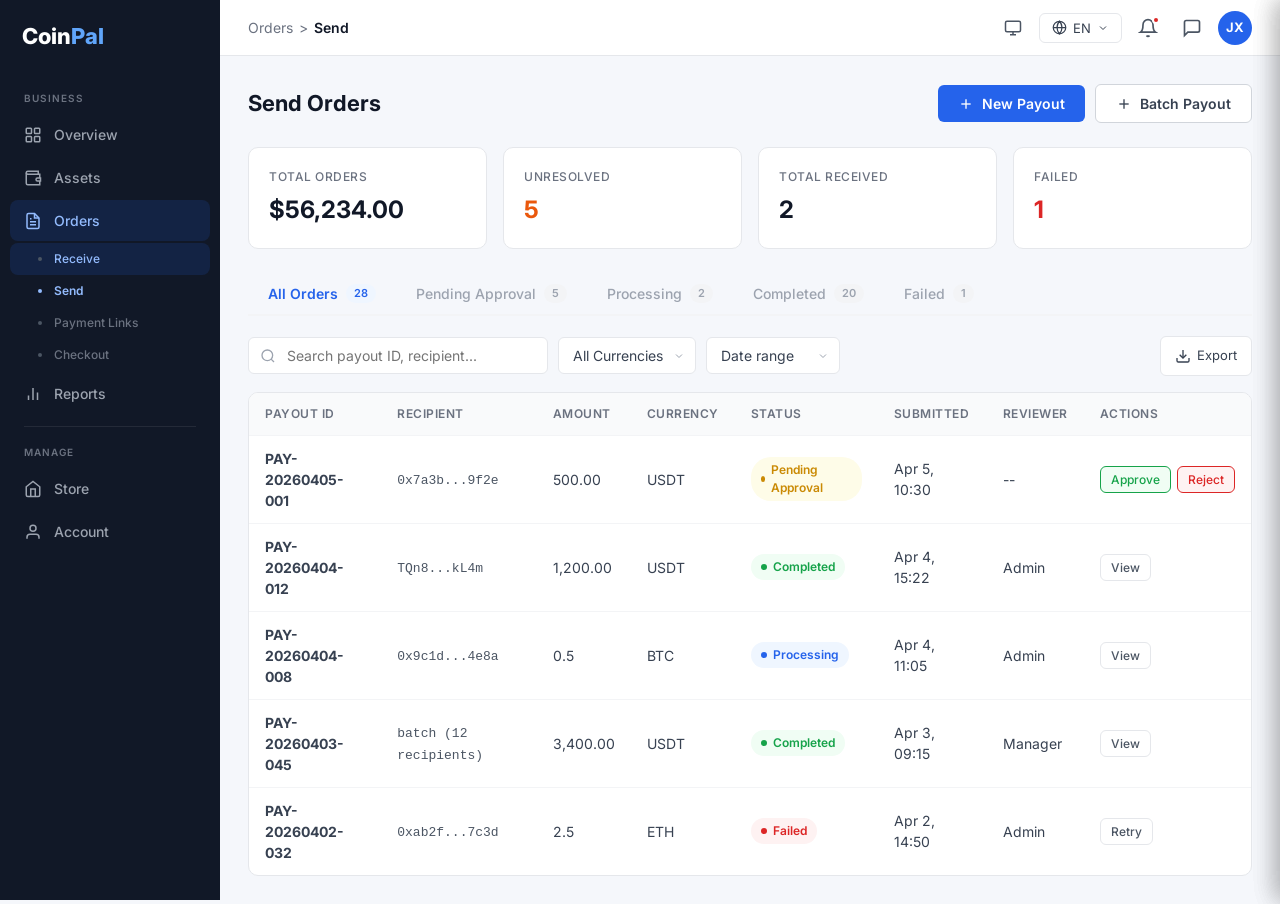
<file: pages/send-orders.html>
<!DOCTYPE html>
<html lang="en">
<head>
    <meta charset="UTF-8">
    <meta name="viewport" content="width=device-width, initial-scale=1.0">
    <title>Send Orders - CoinPal Portal</title>
    <link rel="preconnect" href="https://fonts.googleapis.com">
    <link rel="preconnect" href="https://fonts.gstatic.com" crossorigin>
    <link href="https://fonts.googleapis.com/css2?family=Inter:wght@400;500;600;700&display=swap" rel="stylesheet">
    <link rel="stylesheet" href="../css/variables.css">
    <link rel="stylesheet" href="../css/base.css">
    <link rel="stylesheet" href="../css/sidebar.css">
    <link rel="stylesheet" href="../css/topbar.css">
    <link rel="stylesheet" href="../css/layout.css">
    <link rel="stylesheet" href="../css/components.css">
    <script src="../js/theme.js"></script>
    <style>
        /* Tabs row (page-specific since tabs sit inside card area) */
        .tabs-bar {
            display: flex;
            gap: 0;
            border-bottom: 2px solid var(--grey-100);
            margin-bottom: 20px;
            background: var(--bg-card);
            border-radius: var(--radius) var(--radius) 0 0;
            padding: 0 16px;
        }

        /* Approval section inside detail drawer */
        .approval-section {
            background: var(--yellow-bg);
            border: 1px solid #fef08a;
            border-radius: var(--radius);
            padding: 20px;
            margin-bottom: 24px;
        }
        .approval-banner {
            font-size: 14px;
            font-weight: 600;
            color: var(--yellow);
            margin-bottom: 16px;
        }
        .approval-detail {
            margin-bottom: 12px;
        }
        .approval-label {
            font-size: 12px;
            color: var(--grey-500);
            font-weight: 600;
            text-transform: uppercase;
            margin-bottom: 4px;
        }
        .approval-value {
            font-size: 14px;
            color: var(--grey-900);
        }
        .approval-actions {
            display: flex;
            gap: 12px;
            margin-top: 16px;
        }
        .approval-actions .btn {
            flex: 1;
        }

        /* Recipient mono in table */
        .recipient-mono {
            font-family: var(--font-mono);
            font-size: 13px;
            color: var(--grey-600);
        }

        /* Actions cell in table */
        .actions-cell {
            display: flex;
            gap: 6px;
        }

        /* Copy button */
        .copy-btn {
            width: 20px;
            height: 20px;
            border: none;
            background: transparent;
            cursor: pointer;
            color: var(--primary);
            padding: 0;
            display: flex;
            align-items: center;
            justify-content: center;
        }
        .copy-btn:hover {
            color: var(--primary-hover);
        }

        /* Export link styled as button */
        .btn-export {
            display: inline-flex;
            align-items: center;
            gap: 6px;
            padding: 9px 14px;
            border: 1px solid var(--grey-200);
            border-radius: var(--radius-sm);
            background: var(--bg-card);
            font-size: 13px;
            color: var(--grey-700);
            cursor: pointer;
            text-decoration: none;
            transition: var(--transition-fast);
        }
        .btn-export:hover {
            background: var(--grey-50);
            border-color: var(--grey-300);
        }

        /* Fee summary box */
        .fee-summary {
            background: var(--grey-50);
            border-radius: var(--radius-sm);
            padding: 14px;
            margin-bottom: 20px;
        }
        .fee-row {
            display: flex;
            justify-content: space-between;
            font-size: 13px;
            color: var(--grey-500);
        }
        .fee-row + .fee-row {
            margin-top: 8px;
        }
        .fee-row.total {
            font-size: 14px;
            font-weight: 600;
            color: var(--grey-900);
        }

        /* CSV format box */
        .csv-format {
            background: var(--grey-50);
            border-radius: var(--radius-sm);
            padding: 12px;
            font-size: 12px;
            color: var(--grey-600);
            font-family: var(--font-mono);
            line-height: 1.8;
        }

        /* Responsive */
        @media (max-width: 768px) {
            .page-header {
                flex-direction: column;
                align-items: flex-start;
            }
            .page-header-actions {
                width: 100%;
            }
            .page-header-actions .btn {
                flex: 1;
            }
        }
    </style>
</head>
<body>
    <div class="layout">
        <!-- Sidebar Overlay -->
        <div class="sidebar-overlay"></div>
        <!-- Sidebar -->
        <nav class="sidebar">
            <div class="sidebar-logo">Coin<span>Pal</span></div>
            <div class="sidebar-nav">
                <div class="nav-section" data-i18n="nav.business">Business</div>
                <a href="overview.html" class="nav-item">
                    <svg viewBox="0 0 24 24" fill="none" stroke="currentColor" stroke-width="2"><rect x="3" y="3" width="7" height="7" rx="1"/><rect x="14" y="3" width="7" height="7" rx="1"/><rect x="3" y="14" width="7" height="7" rx="1"/><rect x="14" y="14" width="7" height="7" rx="1"/></svg>
                    <span data-i18n="nav.overview">Overview</span>
                </a>
                <a href="assets.html" class="nav-item">
                    <svg viewBox="0 0 24 24" fill="none" stroke="currentColor" stroke-width="2"><path d="M21 12V7H5a2 2 0 010-4h14v4"/><path d="M3 5v14a2 2 0 002 2h16v-5"/><path d="M18 12a2 2 0 000 4h4v-4h-4z"/></svg>
                    <span data-i18n="nav.assets">Assets</span>
                </a>
                <a href="orders.html" class="nav-item" data-toggle="orders">
                    <svg viewBox="0 0 24 24" fill="none" stroke="currentColor" stroke-width="2"><path d="M14 2H6a2 2 0 00-2 2v16a2 2 0 002 2h12a2 2 0 002-2V8z"/><path d="M14 2v6h6"/><path d="M16 13H8"/><path d="M16 17H8"/><path d="M10 9H8"/></svg>
                    <span data-i18n="nav.orders">Orders</span>
                </a>
                <a href="orders.html" class="nav-item nav-sub" data-group="orders" data-i18n="nav.receive">Receive</a>
                <a href="send-orders.html" class="nav-item nav-sub" data-group="orders" data-i18n="nav.send">Send</a>
                <a href="payment-links.html" class="nav-item nav-sub" data-group="orders" data-i18n="nav.paymentLinks">Payment Links</a>
                <a href="checkout.html" class="nav-item nav-sub" data-group="orders" data-i18n="nav.checkout">Checkout</a>
                <a href="reports.html" class="nav-item">
                    <svg viewBox="0 0 24 24" fill="none" stroke="currentColor" stroke-width="2"><path d="M18 20V10"/><path d="M12 20V4"/><path d="M6 20v-6"/></svg>
                    <span data-i18n="nav.reports">Reports</span>
                </a>
                <div class="nav-divider"></div>
                <div class="nav-section" data-i18n="nav.manage">Manage</div>
                <a href="store.html" class="nav-item">
                    <svg viewBox="0 0 24 24" fill="none" stroke="currentColor" stroke-width="2"><path d="M3 9l9-7 9 7v11a2 2 0 01-2 2H5a2 2 0 01-2-2z"/><polyline points="9 22 9 12 15 12 15 22"/></svg>
                    <span data-i18n="nav.store">Store</span>
                </a>
                <a href="account.html" class="nav-item">
                    <svg viewBox="0 0 24 24" fill="none" stroke="currentColor" stroke-width="2"><path d="M20 21v-2a4 4 0 00-4-4H8a4 4 0 00-4 4v2"/><circle cx="12" cy="7" r="4"/></svg>
                    <span data-i18n="nav.account">Account</span>
                </a>
            </div>
        </nav>

        <!-- Main Content -->
        <div class="main-wrapper">
            <!-- Topbar -->
            <div class="topbar">
                <div class="topbar-left">
                    <button class="topbar-hamburger">
                        <svg viewBox="0 0 24 24" fill="none" stroke="currentColor" stroke-width="2"><path d="M3 12h18M3 6h18M3 18h18"/></svg>
                    </button>
                    <div class="breadcrumb"><a href="orders.html" data-i18n="nav.orders">Orders</a> &gt; <strong data-i18n="nav.send">Send</strong></div>
                </div>
                <div class="topbar-right">
                    <div class="theme-dropdown">
                        <button class="theme-trigger" onclick="this.parentElement.classList.toggle('open')" title="Theme">
                            <svg class="icon-sun" viewBox="0 0 24 24" fill="none" stroke="currentColor" stroke-width="2"><circle cx="12" cy="12" r="4"/><path d="M12 2v2M12 20v2M4.93 4.93l1.41 1.41M17.66 17.66l1.41 1.41M2 12h2M20 12h2M6.34 17.66l-1.41 1.41M19.07 4.93l-1.41 1.41"/></svg>
                            <svg class="icon-moon" viewBox="0 0 24 24" fill="none" stroke="currentColor" stroke-width="2"><path d="M21 12.79A9 9 0 1111.21 3 7 7 0 0021 12.79z"/></svg>
                            <svg class="icon-system" viewBox="0 0 24 24" fill="none" stroke="currentColor" stroke-width="2"><rect x="2" y="3" width="20" height="14" rx="2"/><line x1="8" y1="21" x2="16" y2="21"/><line x1="12" y1="17" x2="12" y2="21"/></svg>
                        </button>
                        <div class="theme-menu">
                            <div class="theme-menu-item" data-mode="light" onclick="setTheme('light')">
                                <svg viewBox="0 0 24 24" fill="none" stroke="currentColor" stroke-width="2"><circle cx="12" cy="12" r="4"/><path d="M12 2v2M12 20v2M4.93 4.93l1.41 1.41M17.66 17.66l1.41 1.41M2 12h2M20 12h2M6.34 17.66l-1.41 1.41M19.07 4.93l-1.41 1.41"/></svg>
                                <span data-i18n="theme.light">Light</span>
                            </div>
                            <div class="theme-menu-item" data-mode="dark" onclick="setTheme('dark')">
                                <svg viewBox="0 0 24 24" fill="none" stroke="currentColor" stroke-width="2"><path d="M21 12.79A9 9 0 1111.21 3 7 7 0 0021 12.79z"/></svg>
                                <span data-i18n="theme.dark">Dark</span>
                            </div>
                            <div class="theme-menu-item" data-mode="system" onclick="setTheme('system')">
                                <svg viewBox="0 0 24 24" fill="none" stroke="currentColor" stroke-width="2"><rect x="2" y="3" width="20" height="14" rx="2"/><line x1="8" y1="21" x2="16" y2="21"/><line x1="12" y1="17" x2="12" y2="21"/></svg>
                                <span data-i18n="theme.system">System</span>
                            </div>
                        </div>
                    </div>
                    <div class="lang-dropdown">
                        <button class="lang-trigger" onclick="this.parentElement.classList.toggle('open')">
                            <svg viewBox="0 0 24 24" fill="none" stroke="currentColor" stroke-width="2"><circle cx="12" cy="12" r="10"/><path d="M2 12h20M12 2a15.3 15.3 0 014 10 15.3 15.3 0 01-4 10 15.3 15.3 0 01-4-10A15.3 15.3 0 0112 2z"/></svg>
                            <span class="lang-label">EN</span>
                            <svg class="chevron" viewBox="0 0 24 24" fill="none" stroke="currentColor" stroke-width="2"><path d="M6 9l6 6 6-6"/></svg>
                        </button>
                        <div class="lang-menu">
                    <div class="lang-menu-item active" data-lang="en" onclick="setLang('en')">English</div>
                    <div class="lang-menu-item" data-lang="fr" onclick="setLang('fr')">Français</div>
                    <div class="lang-menu-item" data-lang="de" onclick="setLang('de')">Deutsch</div>
                    <div class="lang-menu-item" data-lang="it" onclick="setLang('it')">Italiano</div>
                    <div class="lang-menu-item" data-lang="es" onclick="setLang('es')">Español</div>
                    <div class="lang-menu-item" data-lang="pt" onclick="setLang('pt')">Português</div>
                    <div class="lang-menu-item" data-lang="zh" onclick="setLang('zh')">中文</div>
                    <div class="lang-menu-item" data-lang="ko" onclick="setLang('ko')">한국어</div>
                        </div>
                    </div>
                    <div class="topbar-icon">
                        <svg viewBox="0 0 24 24" fill="none" stroke="currentColor" stroke-width="2"><path d="M18 8A6 6 0 006 8c0 7-3 9-3 9h18s-3-2-3-9"/><path d="M13.73 21a2 2 0 01-3.46 0"/></svg>
                        <span class="topbar-badge"></span>
                    </div>
                    <div class="topbar-icon">
                        <svg viewBox="0 0 24 24" fill="none" stroke="currentColor" stroke-width="2"><path d="M21 15a2 2 0 01-2 2H7l-4 4V5a2 2 0 012-2h14a2 2 0 012 2z"/></svg>
                    </div>
                    <div class="user-dropdown">
                        <div class="avatar" onclick="this.parentElement.classList.toggle('open')">JX</div>
                        <div class="user-menu">
                            <div class="user-menu-header">
                                <div class="user-menu-name">Jxwinter</div>
                                <div class="user-menu-email">product.igv.test@gmail.com</div>
                            </div>
                            <a href="account.html" class="user-menu-item" data-i18n="topbar.accountSettings">Account Settings</a>
                            <a href="login.html" class="user-menu-item danger" data-i18n="topbar.signOut">Sign Out</a>
                        </div>
                    </div>
                </div>
            </div>

            <!-- Main Content Area -->
            <main class="main-content">
                <!-- Page Header -->
                <div class="page-header">
                    <h2 class="page-title" data-i18n="sendOrders.pageTitle">Send Orders</h2>
                    <div class="page-header-actions">
                        <button class="btn btn-primary" onclick="openDrawer('newPayoutDrawer','newPayoutOverlay')">
                            <svg width="16" height="16" viewBox="0 0 24 24" fill="none" stroke="currentColor" stroke-width="2">
                                <line x1="12" y1="5" x2="12" y2="19"></line>
                                <line x1="5" y1="12" x2="19" y2="12"></line>
                            </svg>
                            <span data-i18n="sendOrders.newPayout">New Payout</span>
                        </button>
                        <button class="btn btn-outline" onclick="openDrawer('batchPayoutDrawer','batchPayoutOverlay')">
                            <svg width="16" height="16" viewBox="0 0 24 24" fill="none" stroke="currentColor" stroke-width="2">
                                <line x1="12" y1="5" x2="12" y2="19"></line>
                                <line x1="5" y1="12" x2="19" y2="12"></line>
                            </svg>
                            <span data-i18n="sendOrders.batchPayout">Batch Payout</span>
                        </button>
                    </div>
                </div>

                <!-- Stat Cards -->
                <div class="stat-row">
                    <div class="stat-card">
                        <div class="stat-label" data-i18n="orders.totalOrders">Total Sent</div>
                        <div class="stat-value">$56,234.00</div>
                    </div>
                    <div class="stat-card">
                        <div class="stat-label" data-i18n="orders.unresolved">Pending Approval</div>
                        <div class="stat-value" style="color: var(--orange);">5</div>
                    </div>
                    <div class="stat-card">
                        <div class="stat-label" data-i18n="orders.totalReceived">Processing</div>
                        <div class="stat-value">2</div>
                    </div>
                    <div class="stat-card">
                        <div class="stat-label" data-i18n="orders.failed">Failed</div>
                        <div class="stat-value" style="color: var(--danger);">1</div>
                    </div>
                </div>

                <!-- Tabs -->
                <div class="tabs">
                    <div class="tab active"><span data-i18n="orders.allOrders">All</span> <span class="tab-count">28</span></div>
                    <div class="tab"><span data-i18n="sendOrders.pendingApproval">Pending Approval</span> <span class="tab-count">5</span></div>
                    <div class="tab"><span data-i18n="sendOrders.processing">Processing</span> <span class="tab-count">2</span></div>
                    <div class="tab"><span data-i18n="sendOrders.completed">Completed</span> <span class="tab-count">20</span></div>
                    <div class="tab"><span data-i18n="orders.failed">Failed</span> <span class="tab-count">1</span></div>
                </div>

                <!-- Filter Bar -->
                <div class="filter-bar">
                    <div class="search-box">
                        <svg viewBox="0 0 24 24" fill="none" stroke="currentColor" stroke-width="2"><circle cx="11" cy="11" r="8"/><path d="M21 21l-4.35-4.35"/></svg>
                        <input type="text" placeholder="Search payout ID, recipient...">
                    </div>
                    <select class="filter-select">
                        <option>All Currencies</option>
                        <option>USDT</option>
                        <option>BTC</option>
                        <option>ETH</option>
                    </select>
                    <select class="filter-select">
                        <option>Date range</option>
                        <option>Today</option>
                        <option>Last 7 days</option>
                        <option>Last 30 days</option>
                    </select>
                    <div style="flex:1;"></div>
                    <a href="reports.html" class="btn-export">
                        <svg width="16" height="16" viewBox="0 0 24 24" fill="none" stroke="currentColor" stroke-width="2">
                            <path d="M21 15v4a2 2 0 01-2 2H5a2 2 0 01-2-2v-4"></path>
                            <polyline points="7 10 12 15 17 10"></polyline>
                            <line x1="12" y1="15" x2="12" y2="3"></line>
                        </svg>
                        <span data-i18n="action.export">Export</span>
                    </a>
                </div>

                <!-- Orders Table -->
                <div class="table-wrap">
                    <div class="table-scroll">
                        <table>
                            <thead>
                                <tr>
                                    <th data-i18n="label.payoutId">Payout ID</th>
                                    <th data-i18n="label.recipient">Recipient</th>
                                    <th data-i18n="label.amount">Amount</th>
                                    <th data-i18n="label.currency">Currency</th>
                                    <th data-i18n="label.status">Status</th>
                                    <th data-i18n="label.submitted">Submitted</th>
                                    <th data-i18n="label.reviewer">Reviewer</th>
                                    <th data-i18n="label.actions">Actions</th>
                                </tr>
                            </thead>
                            <tbody>
                                <tr class="clickable" onclick="openDrawer('detailDrawer','detailOverlay')">
                                    <td><strong>PAY-20260405-001</strong></td>
                                    <td><span class="recipient-mono">0x7a3b...9f2e</span></td>
                                    <td>500.00</td>
                                    <td>USDT</td>
                                    <td><span class="status status-pending"><span class="status-dot"></span>Pending Approval</span></td>
                                    <td>Apr 5, 10:30</td>
                                    <td>--</td>
                                    <td>
                                        <div class="actions-cell" onclick="event.stopPropagation();">
                                            <button class="action-btn approve" onclick="approveOrder(event)">Approve</button>
                                            <button class="action-btn reject" onclick="rejectOrder(event)">Reject</button>
                                        </div>
                                    </td>
                                </tr>
                                <tr class="clickable" onclick="openDrawer('detailDrawer','detailOverlay')">
                                    <td><strong>PAY-20260404-012</strong></td>
                                    <td><span class="recipient-mono">TQn8...kL4m</span></td>
                                    <td>1,200.00</td>
                                    <td>USDT</td>
                                    <td><span class="status status-completed"><span class="status-dot"></span>Completed</span></td>
                                    <td>Apr 4, 15:22</td>
                                    <td>Admin</td>
                                    <td>
                                        <div class="actions-cell" onclick="event.stopPropagation();">
                                            <button class="action-btn" onclick="viewOrder(event)">View</button>
                                        </div>
                                    </td>
                                </tr>
                                <tr class="clickable" onclick="openDrawer('detailDrawer','detailOverlay')">
                                    <td><strong>PAY-20260404-008</strong></td>
                                    <td><span class="recipient-mono">0x9c1d...4e8a</span></td>
                                    <td>0.5</td>
                                    <td>BTC</td>
                                    <td><span class="status status-processing"><span class="status-dot"></span>Processing</span></td>
                                    <td>Apr 4, 11:05</td>
                                    <td>Admin</td>
                                    <td>
                                        <div class="actions-cell" onclick="event.stopPropagation();">
                                            <button class="action-btn" onclick="viewOrder(event)">View</button>
                                        </div>
                                    </td>
                                </tr>
                                <tr class="clickable" onclick="openDrawer('detailDrawer','detailOverlay')">
                                    <td><strong>PAY-20260403-045</strong></td>
                                    <td><span class="recipient-mono">batch (12 recipients)</span></td>
                                    <td>3,400.00</td>
                                    <td>USDT</td>
                                    <td><span class="status status-completed"><span class="status-dot"></span>Completed</span></td>
                                    <td>Apr 3, 09:15</td>
                                    <td>Manager</td>
                                    <td>
                                        <div class="actions-cell" onclick="event.stopPropagation();">
                                            <button class="action-btn" onclick="viewOrder(event)">View</button>
                                        </div>
                                    </td>
                                </tr>
                                <tr class="clickable" onclick="openDrawer('detailDrawer','detailOverlay')">
                                    <td><strong>PAY-20260402-032</strong></td>
                                    <td><span class="recipient-mono">0xab2f...7c3d</span></td>
                                    <td>2.5</td>
                                    <td>ETH</td>
                                    <td><span class="status status-failed"><span class="status-dot"></span>Failed</span></td>
                                    <td>Apr 2, 14:50</td>
                                    <td>Admin</td>
                                    <td>
                                        <div class="actions-cell" onclick="event.stopPropagation();">
                                            <button class="action-btn" onclick="retryOrder(event)">Retry</button>
                                        </div>
                                    </td>
                                </tr>
                            </tbody>
                        </table>
                    </div>
                </div>
            </main>
        </div>
    </div>

    <!-- Detail Drawer -->
    <div class="drawer-overlay" id="detailOverlay" data-drawer="detailDrawer"></div>
    <div class="drawer" id="detailDrawer">
        <div class="drawer-header">
            <div class="drawer-title" style="display:flex;align-items:center;gap:12px;">
                <span data-i18n="sendOrders.payoutDetails">Payout Details</span>
                <span class="status status-pending"><span class="status-dot"></span><span data-i18n="sendOrders.pendingApproval">Pending Approval</span></span>
            </div>
            <button class="drawer-close" onclick="closeDrawer('detailDrawer','detailOverlay')">&times;</button>
        </div>
        <div class="drawer-content">
            <!-- Hero Amount -->
            <div class="hero-amount">
                <div class="hero-amount-value">500.00 USDT</div>
                <div class="hero-amount-sub">~ $500.00</div>
            </div>

            <!-- Approval Section -->
            <div class="approval-section">
                <div class="approval-banner" data-i18n="sendOrders.approvalRequired">Approval Required</div>
                <div class="approval-detail">
                    <div class="approval-label">Submitted by</div>
                    <div class="approval-value">operator@company.com</div>
                </div>
                <div class="approval-detail">
                    <div class="approval-label">Reason</div>
                    <div class="approval-value">Vendor payment for March services</div>
                </div>
                <div class="approval-actions">
                    <button class="btn btn-success" onclick="approveOrder(event)">
                        <svg width="16" height="16" viewBox="0 0 24 24" fill="none" stroke="currentColor" stroke-width="2">
                            <polyline points="20 6 9 17 4 12"></polyline>
                        </svg>
                        <span data-i18n="action.approve">Approve</span>
                    </button>
                    <button class="btn btn-danger" onclick="rejectOrder(event)">
                        <svg width="16" height="16" viewBox="0 0 24 24" fill="none" stroke="currentColor" stroke-width="2">
                            <circle cx="12" cy="12" r="10"></circle>
                            <line x1="15" y1="9" x2="9" y2="15"></line>
                            <line x1="9" y1="9" x2="15" y2="15"></line>
                        </svg>
                        <span data-i18n="action.reject">Reject</span>
                    </button>
                </div>
            </div>

            <!-- Details Grid -->
            <div class="details-grid" style="margin-bottom:24px;">
                <div class="detail-item">
                    <div class="detail-label">Payout ID</div>
                    <div class="detail-value">PAY-20260405-001</div>
                </div>
                <div class="detail-item">
                    <div class="detail-label">Recipient Address</div>
                    <div class="detail-value">
                        <span class="detail-mono">0x7a3b...9f2e</span>
                        <button class="copy-btn" title="Copy">
                            <svg width="16" height="16" viewBox="0 0 24 24" fill="none" stroke="currentColor" stroke-width="2">
                                <path d="M16 4h2a2 2 0 012 2v14a2 2 0 01-2 2H6a2 2 0 01-2-2V6a2 2 0 012-2h2"></path>
                                <rect x="8" y="2" width="8" height="4" rx="1" ry="1"></rect>
                            </svg>
                        </button>
                    </div>
                </div>
                <div class="detail-item">
                    <div class="detail-label">Network</div>
                    <div class="detail-value">TRC-20</div>
                </div>
                <div class="detail-item">
                    <div class="detail-label">Currency</div>
                    <div class="detail-value">USDT</div>
                </div>
                <div class="detail-item">
                    <div class="detail-label">Fee</div>
                    <div class="detail-value">1.00 USDT</div>
                </div>
                <div class="detail-item">
                    <div class="detail-label">Submitted</div>
                    <div class="detail-value">Apr 5, 2026 10:30</div>
                </div>
            </div>

            <!-- Timeline -->
            <div>
                <div class="detail-label" style="margin-bottom:16px;">Timeline</div>
                <div class="timeline">
                    <div class="timeline-item">
                        <div class="timeline-dot completed">
                            <svg width="12" height="12" viewBox="0 0 24 24" fill="none" stroke="currentColor" stroke-width="2"><polyline points="20 6 9 17 4 12"></polyline></svg>
                        </div>
                        <div class="timeline-content">
                            <div class="timeline-title">Created</div>
                            <div class="timeline-time">Apr 5, 10:30</div>
                        </div>
                    </div>
                    <div class="timeline-item">
                        <div class="timeline-dot current">
                            <svg width="10" height="10" viewBox="0 0 24 24" fill="currentColor"><circle cx="12" cy="12" r="6"/></svg>
                        </div>
                        <div class="timeline-content">
                            <div class="timeline-title">Pending Approval</div>
                            <div class="timeline-time">Awaiting review</div>
                        </div>
                    </div>
                    <div class="timeline-item">
                        <div class="timeline-dot"></div>
                        <div class="timeline-content">
                            <div class="timeline-title">Processing</div>
                        </div>
                    </div>
                    <div class="timeline-item">
                        <div class="timeline-dot"></div>
                        <div class="timeline-content">
                            <div class="timeline-title">Completed</div>
                        </div>
                    </div>
                </div>
            </div>
        </div>
    </div>

    <!-- New Payout Drawer -->
    <div class="drawer-overlay" id="newPayoutOverlay" data-drawer="newPayoutDrawer"></div>
    <div class="drawer" id="newPayoutDrawer">
        <div class="drawer-header">
            <div class="drawer-title" data-i18n="sendOrders.newPayout">New Payout</div>
            <button class="drawer-close" onclick="closeDrawer('newPayoutDrawer','newPayoutOverlay')">&times;</button>
        </div>
        <div class="drawer-content">
            <div class="form-group">
                <label class="form-label" data-i18n="sendOrders.recipientAddress">Recipient Address</label>
                <input type="text" class="form-input" placeholder="Enter wallet address">
            </div>
            <div class="form-group">
                <label class="form-label" data-i18n="label.network">Network</label>
                <select class="form-input">
                    <option>TRC20</option>
                    <option>ERC20</option>
                    <option>BTC</option>
                </select>
            </div>
            <div class="form-row">
                <div class="form-group">
                    <label class="form-label" data-i18n="label.amount">Amount</label>
                    <input type="number" class="form-input" placeholder="0.00">
                </div>
                <div class="form-group" style="max-width:120px;">
                    <label class="form-label" data-i18n="label.currency">Currency</label>
                    <select class="form-input">
                        <option>USDT</option>
                        <option>USDC</option>
                        <option>BTC</option>
                        <option>ETH</option>
                    </select>
                </div>
            </div>
            <div class="form-group">
                <label class="form-label" data-i18n="sendOrders.memoNote">Memo / Note</label>
                <textarea class="form-input" placeholder="Optional note for this payout"></textarea>
            </div>
            <div class="fee-summary">
                <div class="fee-row"><span data-i18n="sendOrders.networkFee">Network Fee</span><span>~1.00 USDT</span></div>
                <div class="fee-row total"><span data-i18n="label.total">Total</span><span>501.00 USDT</span></div>
            </div>
            <button class="btn btn-primary btn-block" style="padding:12px;" data-i18n="sendOrders.submitPayout">Submit Payout</button>
        </div>
    </div>

    <!-- Batch Payout Drawer -->
    <div class="drawer-overlay" id="batchPayoutOverlay" data-drawer="batchPayoutDrawer"></div>
    <div class="drawer" id="batchPayoutDrawer">
        <div class="drawer-header">
            <div class="drawer-title" data-i18n="sendOrders.batchPayout">Batch Payout</div>
            <button class="drawer-close" onclick="closeDrawer('batchPayoutDrawer','batchPayoutOverlay')">&times;</button>
        </div>
        <div class="drawer-content">
            <div class="upload-area" style="margin-bottom:20px;">
                <svg viewBox="0 0 24 24" fill="none" stroke="currentColor" stroke-width="2"><path d="M21 15v4a2 2 0 01-2 2H5a2 2 0 01-2-2v-4"/><polyline points="17 8 12 3 7 8"/><line x1="12" y1="3" x2="12" y2="15"/></svg>
                <div class="upload-area-title" data-i18n="sendOrders.uploadCsv">Upload CSV File</div>
                <div class="upload-area-hint">Drag & drop or click to browse. Max 500 records.</div>
            </div>
            <div class="form-group">
                <label class="form-label" data-i18n="sendOrders.csvFormatReq">CSV Format Requirements</label>
                <div class="csv-format">
                    address, amount, currency, memo<br>
                    TRa8x..., 100.00, USDT, Payment 1<br>
                    0x4b2..., 50.00, USDC, Payment 2
                </div>
            </div>
            <a href="#" style="font-size:13px;color:var(--primary);font-weight:500;" data-i18n="sendOrders.downloadTemplate">Download CSV Template</a>
            <div style="margin-top:24px;padding-top:20px;border-top:1px solid var(--grey-200);">
                <button class="btn btn-primary btn-block" style="padding:12px;" data-i18n="sendOrders.uploadPreview">Upload & Preview</button>
            </div>
        </div>
    </div>

    <!-- Page-specific JS -->
    <script>
        // Order action handlers
        function approveOrder(e) {
            if (e) { e.preventDefault(); e.stopPropagation(); }
            alert('Order approved successfully!');
            closeDrawer('detailDrawer', 'detailOverlay');
        }

        function rejectOrder(e) {
            if (e) { e.preventDefault(); e.stopPropagation(); }
            alert('Order rejected.');
            closeDrawer('detailDrawer', 'detailOverlay');
        }

        function viewOrder(e) {
            if (e) { e.preventDefault(); e.stopPropagation(); }
            openDrawer('detailDrawer', 'detailOverlay');
        }

        function retryOrder(e) {
            if (e) { e.preventDefault(); e.stopPropagation(); }
            alert('Retrying order...');
            closeDrawer('detailDrawer', 'detailOverlay');
        }

        // Tab switching
        document.addEventListener('DOMContentLoaded', function() {
            var tabs = document.querySelectorAll('.tabs .tab');
            tabs.forEach(function(tab) {
                tab.addEventListener('click', function() {
                    tabs.forEach(function(t) { t.classList.remove('active'); });
                    this.classList.add('active');
                });
            });
        });
    </script>
    <script src="../js/dropdown.js" defer></script>
    <script src="../js/drawer.js" defer></script>
    <script src="../js/sidebar.js" defer></script>
    <script src="../js/i18n.js" defer></script>
</body>
</html>
</file>
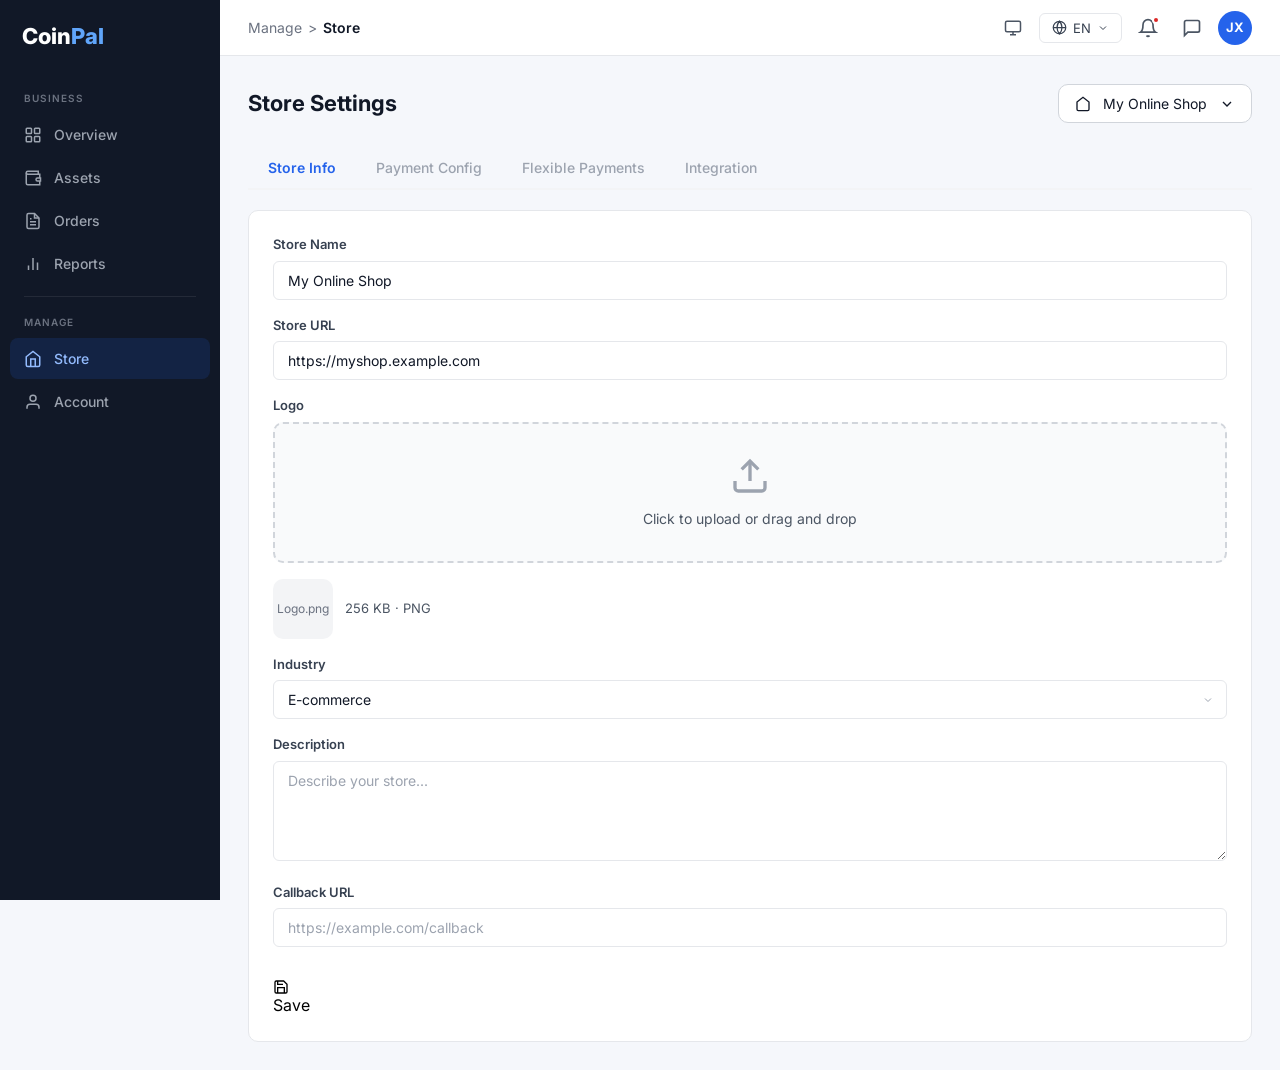
<file: pages/store.html>
<!DOCTYPE html>
<html lang="en">
<head>
    <meta charset="UTF-8">
    <meta name="viewport" content="width=device-width, initial-scale=1.0">
    <title>CoinPal Merchant Portal - Store</title>
    <link rel="preconnect" href="https://fonts.googleapis.com">
    <link rel="preconnect" href="https://fonts.gstatic.com" crossorigin>
    <link href="https://fonts.googleapis.com/css2?family=Inter:wght@400;500;600;700&display=swap" rel="stylesheet">
    <link rel="stylesheet" href="../css/variables.css">
    <link rel="stylesheet" href="../css/base.css">
    <link rel="stylesheet" href="../css/sidebar.css">
    <link rel="stylesheet" href="../css/topbar.css">
    <link rel="stylesheet" href="../css/layout.css">
    <link rel="stylesheet" href="../css/components.css">
    <script src="../js/theme.js"></script>
    <style>
        /* Store Selector */
        .store-selector {
            display: flex;
            align-items: center;
            gap: 12px;
            padding: 8px 16px;
            border: 1px solid var(--grey-300);
            border-radius: var(--radius);
            background-color: var(--bg-card);
            cursor: pointer;
            font-size: 14px;
            color: var(--grey-900);
            transition: all 0.2s;
        }

        .store-selector:hover {
            border-color: var(--primary);
            background-color: var(--primary-light);
        }

        /* Currency Grid */
        .currency-grid {
            display: grid;
            grid-template-columns: repeat(auto-fill, minmax(140px, 1fr));
            gap: 16px;
        }

        .currency-card {
            border: 1px solid var(--grey-200);
            border-radius: var(--radius);
            padding: 16px;
            text-align: center;
            background-color: var(--bg-card);
            transition: all 0.2s;
        }

        .currency-card:hover {
            border-color: var(--grey-300);
            box-shadow: 0 2px 8px rgba(0, 0, 0, 0.08);
        }

        .currency-icon {
            width: 32px;
            height: 32px;
            margin: 0 auto 8px;
        }

        .currency-name {
            font-size: 14px;
            font-weight: 600;
            color: var(--grey-900);
            margin-bottom: 4px;
        }

        .currency-network {
            font-size: 12px;
            color: var(--grey-500);
            margin-bottom: 12px;
        }

        /* Toggle Switch */
        .toggle {
            width: 44px;
            height: 24px;
            background-color: var(--grey-300);
            border-radius: 12px;
            cursor: pointer;
            position: relative;
            display: inline-block;
            transition: all 0.2s;
        }

        .toggle.on {
            background-color: var(--success);
        }

        .toggle-slider {
            position: absolute;
            top: 2px;
            left: 2px;
            width: 20px;
            height: 20px;
            background-color: var(--bg-card);
            border-radius: 50%;
            transition: all 0.2s;
        }

        .toggle.on .toggle-slider {
            left: 22px;
        }

        /* Settlement Table */
        .settlement-table {
            width: 100%;
            border-collapse: collapse;
        }

        .settlement-table th,
        .settlement-table td {
            padding: 12px;
            text-align: left;
            border-bottom: 1px solid var(--grey-200);
            font-size: 14px;
        }

        .settlement-table th {
            background-color: var(--grey-50);
            font-weight: 600;
            color: var(--grey-900);
        }

        .settlement-table tr:last-child td {
            border-bottom: none;
        }

        /* Slider Row */
        .slider-row {
            display: flex;
            gap: 20px;
            align-items: center;
        }

        .slider-input {
            width: 80px;
        }

        input[type="range"] {
            width: 100%;
            height: 6px;
            border-radius: 3px;
            background: var(--grey-200);
            outline: none;
            -webkit-appearance: none;
        }

        input[type="range"]::-webkit-slider-thumb {
            -webkit-appearance: none;
            appearance: none;
            width: 18px;
            height: 18px;
            border-radius: 50%;
            background: var(--primary);
            cursor: pointer;
            box-shadow: 0 2px 6px rgba(37, 99, 235, 0.3);
        }

        input[type="range"]::-moz-range-thumb {
            width: 18px;
            height: 18px;
            border-radius: 50%;
            background: var(--primary);
            cursor: pointer;
            border: none;
            box-shadow: 0 2px 6px rgba(37, 99, 235, 0.3);
        }

        /* Warning Banner */
        .banner {
            background-color: var(--orange-bg);
            border-left: 4px solid var(--orange);
            padding: 16px;
            border-radius: var(--radius);
            margin-bottom: 20px;
            display: flex;
            gap: 12px;
        }

        .banner-icon {
            width: 20px;
            height: 20px;
            color: var(--orange);
            flex-shrink: 0;
            margin-top: 2px;
        }

        .banner-text {
            font-size: 14px;
            color: var(--grey-800);
        }

        .warning {
            background-color: var(--yellow-bg);
            border-left: 4px solid var(--yellow);
            padding: 12px;
            border-radius: var(--radius);
            font-size: 13px;
            color: var(--grey-800);
            margin-top: 12px;
        }

        /* API Field */
        .api-field {
            display: flex;
            gap: 12px;
            align-items: center;
            margin-bottom: 16px;
        }

        .api-value {
            flex: 1;
            padding: 10px 12px;
            background-color: var(--grey-100);
            border: 1px solid var(--grey-200);
            border-radius: var(--radius);
            font-family: 'Monaco', 'Menlo', monospace;
            font-size: 13px;
            color: var(--grey-700);
            word-break: break-all;
        }

        .api-buttons {
            display: flex;
            gap: 8px;
        }

        /* Checkbox List */
        .checkbox-list {
            display: flex;
            flex-direction: column;
            gap: 12px;
        }

        .checkbox-item {
            display: flex;
            align-items: center;
            gap: 10px;
        }

        .checkbox-item input[type="checkbox"] {
            width: 18px;
            height: 18px;
            cursor: pointer;
        }

        .checkbox-item label {
            margin: 0;
            cursor: pointer;
            font-weight: 400;
        }

        /* Quick Links */
        .quick-links {
            display: flex;
            flex-direction: column;
            gap: 12px;
        }

        .link {
            display: flex;
            align-items: center;
            gap: 8px;
            color: var(--primary);
            text-decoration: none;
            font-size: 14px;
            font-weight: 500;
            cursor: pointer;
            transition: all 0.2s;
        }

        .link:hover {
            gap: 12px;
        }

        .link-arrow {
            width: 16px;
            height: 16px;
        }

        /* Section Divider */
        .section-divider {
            height: 1px;
            background-color: var(--grey-200);
            margin: 24px 0;
        }

        /* Upload Area */
        .upload-area {
            border: 2px dashed var(--grey-300);
            border-radius: var(--radius);
            padding: 32px;
            text-align: center;
            background-color: var(--grey-50);
            cursor: pointer;
            transition: all 0.2s;
        }

        .upload-area:hover {
            border-color: var(--primary);
            background-color: var(--primary-light);
        }

        .upload-icon {
            width: 32px;
            height: 32px;
            color: var(--grey-600);
            margin: 0 auto 12px;
        }

        .upload-text {
            font-size: 14px;
            color: var(--grey-600);
        }

        .logo-preview {
            margin-top: 16px;
            display: flex;
            gap: 12px;
            align-items: center;
        }

        .logo-thumb {
            width: 60px;
            height: 60px;
            background-color: var(--grey-100);
            border-radius: var(--radius);
            display: flex;
            align-items: center;
            justify-content: center;
            font-size: 12px;
            color: var(--grey-500);
        }

        /* Responsive */
        @media (max-width: 768px) {
            .currency-grid {
                grid-template-columns: repeat(auto-fill, minmax(120px, 1fr));
            }

            .api-field {
                flex-direction: column;
                align-items: stretch;
            }

            .api-buttons {
                justify-content: flex-start;
            }

            .slider-row {
                flex-direction: column;
                align-items: stretch;
            }

            .slider-input {
                width: 100%;
            }

            .page-header {
                flex-direction: column;
                align-items: flex-start;
                gap: 16px;
            }
        }
    </style>
</head>
<body>
    <div class="layout">
        <!-- Sidebar Overlay -->
        <div class="sidebar-overlay"></div>
        <!-- Sidebar -->
        <nav class="sidebar">
            <div class="sidebar-logo">Coin<span>Pal</span></div>
            <div class="sidebar-nav">
                <div class="nav-section" data-i18n="nav.business">Business</div>
                <a href="overview.html" class="nav-item">
                    <svg viewBox="0 0 24 24" fill="none" stroke="currentColor" stroke-width="2"><rect x="3" y="3" width="7" height="7" rx="1"/><rect x="14" y="3" width="7" height="7" rx="1"/><rect x="3" y="14" width="7" height="7" rx="1"/><rect x="14" y="14" width="7" height="7" rx="1"/></svg>
                    <span data-i18n="nav.overview">Overview</span>
                </a>
                <a href="assets.html" class="nav-item">
                    <svg viewBox="0 0 24 24" fill="none" stroke="currentColor" stroke-width="2"><path d="M21 12V7H5a2 2 0 010-4h14v4"/><path d="M3 5v14a2 2 0 002 2h16v-5"/><path d="M18 12a2 2 0 000 4h4v-4h-4z"/></svg>
                    <span data-i18n="nav.assets">Assets</span>
                </a>
                <a href="orders.html" class="nav-item" data-toggle="orders">
                    <svg viewBox="0 0 24 24" fill="none" stroke="currentColor" stroke-width="2"><path d="M14 2H6a2 2 0 00-2 2v16a2 2 0 002 2h12a2 2 0 002-2V8z"/><path d="M14 2v6h6"/><path d="M16 13H8"/><path d="M16 17H8"/><path d="M10 9H8"/></svg>
                    <span data-i18n="nav.orders">Orders</span>
                </a>
                <a href="orders.html" class="nav-item nav-sub" data-group="orders" data-i18n="nav.receive">Receive</a>
                <a href="send-orders.html" class="nav-item nav-sub" data-group="orders" data-i18n="nav.send">Send</a>
                <a href="payment-links.html" class="nav-item nav-sub" data-group="orders" data-i18n="nav.paymentLinks">Payment Links</a>
                <a href="checkout.html" class="nav-item nav-sub" data-group="orders" data-i18n="nav.checkout">Checkout</a>
                <a href="reports.html" class="nav-item">
                    <svg viewBox="0 0 24 24" fill="none" stroke="currentColor" stroke-width="2"><path d="M18 20V10"/><path d="M12 20V4"/><path d="M6 20v-6"/></svg>
                    <span data-i18n="nav.reports">Reports</span>
                </a>
                <div class="nav-divider"></div>
                <div class="nav-section" data-i18n="nav.manage">Manage</div>
                <a href="store.html" class="nav-item active">
                    <svg viewBox="0 0 24 24" fill="none" stroke="currentColor" stroke-width="2"><path d="M3 9l9-7 9 7v11a2 2 0 01-2 2H5a2 2 0 01-2-2z"/><polyline points="9 22 9 12 15 12 15 22"/></svg>
                    <span data-i18n="nav.store">Store</span>
                </a>
                <a href="account.html" class="nav-item">
                    <svg viewBox="0 0 24 24" fill="none" stroke="currentColor" stroke-width="2"><path d="M20 21v-2a4 4 0 00-4-4H8a4 4 0 00-4 4v2"/><circle cx="12" cy="7" r="4"/></svg>
                    <span data-i18n="nav.account">Account</span>
                </a>
            </div>
        </nav>

        <!-- Main Content -->
        <div class="main-wrapper">
            <!-- Topbar -->
            <div class="topbar">
                <div class="topbar-left">
                    <button class="topbar-hamburger">
                        <svg viewBox="0 0 24 24" fill="none" stroke="currentColor" stroke-width="2"><path d="M3 12h18M3 6h18M3 18h18"/></svg>
                    </button>
                    <div class="breadcrumb"><span data-i18n="nav.manage">Manage</span> &gt; <strong data-i18n="nav.store">Store</strong></div>
                </div>
                <div class="topbar-right">
                    <div class="theme-dropdown">
                        <button class="theme-trigger" onclick="this.parentElement.classList.toggle('open')" title="Theme">
                            <svg class="icon-sun" viewBox="0 0 24 24" fill="none" stroke="currentColor" stroke-width="2"><circle cx="12" cy="12" r="4"/><path d="M12 2v2M12 20v2M4.93 4.93l1.41 1.41M17.66 17.66l1.41 1.41M2 12h2M20 12h2M6.34 17.66l-1.41 1.41M19.07 4.93l-1.41 1.41"/></svg>
                            <svg class="icon-moon" viewBox="0 0 24 24" fill="none" stroke="currentColor" stroke-width="2"><path d="M21 12.79A9 9 0 1111.21 3 7 7 0 0021 12.79z"/></svg>
                            <svg class="icon-system" viewBox="0 0 24 24" fill="none" stroke="currentColor" stroke-width="2"><rect x="2" y="3" width="20" height="14" rx="2"/><line x1="8" y1="21" x2="16" y2="21"/><line x1="12" y1="17" x2="12" y2="21"/></svg>
                        </button>
                        <div class="theme-menu">
                            <div class="theme-menu-item" data-mode="light" onclick="setTheme('light')">
                                <svg viewBox="0 0 24 24" fill="none" stroke="currentColor" stroke-width="2"><circle cx="12" cy="12" r="4"/><path d="M12 2v2M12 20v2M4.93 4.93l1.41 1.41M17.66 17.66l1.41 1.41M2 12h2M20 12h2M6.34 17.66l-1.41 1.41M19.07 4.93l-1.41 1.41"/></svg>
                                <span data-i18n="theme.light">Light</span>
                            </div>
                            <div class="theme-menu-item" data-mode="dark" onclick="setTheme('dark')">
                                <svg viewBox="0 0 24 24" fill="none" stroke="currentColor" stroke-width="2"><path d="M21 12.79A9 9 0 1111.21 3 7 7 0 0021 12.79z"/></svg>
                                <span data-i18n="theme.dark">Dark</span>
                            </div>
                            <div class="theme-menu-item" data-mode="system" onclick="setTheme('system')">
                                <svg viewBox="0 0 24 24" fill="none" stroke="currentColor" stroke-width="2"><rect x="2" y="3" width="20" height="14" rx="2"/><line x1="8" y1="21" x2="16" y2="21"/><line x1="12" y1="17" x2="12" y2="21"/></svg>
                                <span data-i18n="theme.system">System</span>
                            </div>
                        </div>
                    </div>
                    <div class="lang-dropdown">
                        <button class="lang-trigger" onclick="this.parentElement.classList.toggle('open')">
                            <svg viewBox="0 0 24 24" fill="none" stroke="currentColor" stroke-width="2"><circle cx="12" cy="12" r="10"/><path d="M2 12h20M12 2a15.3 15.3 0 014 10 15.3 15.3 0 01-4 10 15.3 15.3 0 01-4-10A15.3 15.3 0 0112 2z"/></svg>
                            <span class="lang-label">EN</span>
                            <svg class="chevron" viewBox="0 0 24 24" fill="none" stroke="currentColor" stroke-width="2"><path d="M6 9l6 6 6-6"/></svg>
                        </button>
                        <div class="lang-menu">
                    <div class="lang-menu-item active" data-lang="en" onclick="setLang('en')">English</div>
                    <div class="lang-menu-item" data-lang="fr" onclick="setLang('fr')">Français</div>
                    <div class="lang-menu-item" data-lang="de" onclick="setLang('de')">Deutsch</div>
                    <div class="lang-menu-item" data-lang="it" onclick="setLang('it')">Italiano</div>
                    <div class="lang-menu-item" data-lang="es" onclick="setLang('es')">Español</div>
                    <div class="lang-menu-item" data-lang="pt" onclick="setLang('pt')">Português</div>
                    <div class="lang-menu-item" data-lang="zh" onclick="setLang('zh')">中文</div>
                    <div class="lang-menu-item" data-lang="ko" onclick="setLang('ko')">한국어</div>
                        </div>
                    </div>
                    <div class="topbar-icon">
                        <svg viewBox="0 0 24 24" fill="none" stroke="currentColor" stroke-width="2"><path d="M18 8A6 6 0 006 8c0 7-3 9-3 9h18s-3-2-3-9"/><path d="M13.73 21a2 2 0 01-3.46 0"/></svg>
                        <span class="topbar-badge"></span>
                    </div>
                    <div class="topbar-icon">
                        <svg viewBox="0 0 24 24" fill="none" stroke="currentColor" stroke-width="2"><path d="M21 15a2 2 0 01-2 2H7l-4 4V5a2 2 0 012-2h14a2 2 0 012 2z"/></svg>
                    </div>
                    <div class="user-dropdown">
                        <div class="avatar" onclick="this.parentElement.classList.toggle('open')">JX</div>
                        <div class="user-menu">
                            <div class="user-menu-header">
                                <div class="user-menu-name">Jxwinter</div>
                                <div class="user-menu-email">product.igv.test@gmail.com</div>
                            </div>
                            <a href="account.html" class="user-menu-item" data-i18n="topbar.accountSettings">Account Settings</a>
                            <a href="login.html" class="user-menu-item danger" data-i18n="topbar.signOut">Sign Out</a>
                        </div>
                    </div>
                </div>
            </div>

            <!-- Main Content Area -->
            <main class="main-content">
                <!-- Page Header -->
                <div class="page-header">
                    <h1 class="page-title" data-i18n="store.pageTitle">Store Settings</h1>
                    <div class="store-selector">
                        <svg width="16" height="16" viewBox="0 0 24 24" fill="none" stroke="currentColor" stroke-width="2">
                            <path d="M3 9l9-7 9 7v11a2 2 0 01-2 2H5a2 2 0 01-2-2z"/>
                        </svg>
                        My Online Shop
                        <svg width="16" height="16" viewBox="0 0 24 24" fill="none" stroke="currentColor" stroke-width="2">
                            <polyline points="6 9 12 15 18 9"></polyline>
                        </svg>
                    </div>
                </div>

                <!-- Tabs -->
                <div class="tabs">
                    <div class="tab active" onclick="switchTab(event, 'tab-store-info')" data-i18n="store.storeInfo">Store Info</div>
                    <div class="tab" onclick="switchTab(event, 'tab-payment-config')" data-i18n="store.paymentConfig">Payment Config</div>
                    <div class="tab" onclick="switchTab(event, 'tab-flexible-payments')" data-i18n="store.flexiblePayments">Flexible Payments</div>
                    <div class="tab" onclick="switchTab(event, 'tab-integration')" data-i18n="store.integration">Integration</div>
                </div>

                <!-- Tab 1: Store Info -->
                <div id="tab-store-info" class="tab-content active">
                    <div class="card">
                        <div class="form-group">
                            <label class="form-label" for="store-name">Store Name</label>
                            <input class="form-input" type="text" id="store-name" value="My Online Shop">
                        </div>

                        <div class="form-group">
                            <label class="form-label" for="store-url">Store URL</label>
                            <input class="form-input" type="url" id="store-url" value="https://myshop.example.com">
                        </div>

                        <div class="form-group">
                            <label class="form-label">Logo</label>
                            <div class="upload-area" onclick="document.getElementById('logo-input').click()">
                                <svg class="upload-icon" viewBox="0 0 24 24" fill="none" stroke="currentColor" stroke-width="2">
                                    <path d="M21 15v4a2 2 0 01-2 2H5a2 2 0 01-2-2v-4"></path>
                                    <polyline points="17 8 12 3 7 8"></polyline>
                                    <line x1="12" y1="3" x2="12" y2="15"></line>
                                </svg>
                                <div class="upload-text">Click to upload or drag and drop</div>
                                <input type="file" id="logo-input" style="display: none;" accept="image/*">
                            </div>
                            <div class="logo-preview">
                                <div class="logo-thumb">Logo.png</div>
                                <div style="font-size: 13px; color: var(--grey-600);">256 KB &middot; PNG</div>
                            </div>
                        </div>

                        <div class="form-group">
                            <label class="form-label" for="industry">Industry</label>
                            <select class="form-input" id="industry">
                                <option selected>E-commerce</option>
                                <option>SaaS</option>
                                <option>Digital Services</option>
                                <option>Other</option>
                            </select>
                        </div>

                        <div class="form-group">
                            <label class="form-label" for="description">Description</label>
                            <textarea class="form-input" id="description" placeholder="Describe your store..." style="resize: vertical; min-height: 100px;"></textarea>
                        </div>

                        <div class="form-group">
                            <label class="form-label" for="callback-url">Callback URL</label>
                            <input class="form-input" type="url" id="callback-url" placeholder="https://example.com/callback">
                        </div>

                        <div style="margin-top: 32px;">
                            <button class="button button-primary">
                                <svg width="16" height="16" viewBox="0 0 24 24" fill="none" stroke="currentColor" stroke-width="2">
                                    <path d="M19 21H5a2 2 0 01-2-2V5a2 2 0 012-2h11l5 5v11a2 2 0 01-2 2z"></path>
                                    <polyline points="17 21 17 13 7 13 7 21"></polyline>
                                    <polyline points="7 3 7 8 15 8"></polyline>
                                </svg>
                                <span data-i18n="action.save">Save Changes</span>
                            </button>
                        </div>
                    </div>
                </div>

                <!-- Tab 2: Payment Config -->
                <div id="tab-payment-config" class="tab-content">
                    <!-- Order Expiration -->
                    <div class="card">
                        <div class="card-title">Order Expiration</div>
                        <div class="form-group">
                            <label class="form-label" for="expiration">Payment expiration time</label>
                            <div style="display: flex; gap: 10px; align-items: center;">
                                <input class="form-input" type="number" id="expiration" value="30" min="1" style="flex: 1;">
                                <select class="form-input" style="width: 130px;">
                                    <option selected>Minutes</option>
                                    <option>Hours</option>
                                    <option>Days</option>
                                </select>
                            </div>
                        </div>
                    </div>

                    <!-- Accepted Currencies -->
                    <div class="card">
                        <div class="card-title">Accepted Currencies</div>
                        <div class="currency-grid">
                            <div class="currency-card">
                                <svg class="currency-icon" viewBox="0 0 24 24" fill="#F7931A">
                                    <circle cx="12" cy="12" r="10"></circle>
                                    <path d="M12 7v10m-3-5h6" stroke="white" stroke-width="2" fill="none"></path>
                                </svg>
                                <div class="currency-name">BTC</div>
                                <div class="currency-network">Bitcoin</div>
                                <div class="toggle on" onclick="toggleCurrency(this)">
                                    <div class="toggle-slider"></div>
                                </div>
                            </div>

                            <div class="currency-card">
                                <svg class="currency-icon" viewBox="0 0 24 24" fill="#627EEA">
                                    <circle cx="12" cy="12" r="10"></circle>
                                    <path d="M12 4v7m-3-3l3 3 3-3" stroke="white" stroke-width="1.5" fill="none"></path>
                                </svg>
                                <div class="currency-name">ETH</div>
                                <div class="currency-network">Ethereum</div>
                                <div class="toggle on" onclick="toggleCurrency(this)">
                                    <div class="toggle-slider"></div>
                                </div>
                            </div>

                            <div class="currency-card">
                                <svg class="currency-icon" viewBox="0 0 24 24" fill="#26A17B">
                                    <circle cx="12" cy="12" r="10"></circle>
                                    <path d="M12 6v12m-4-8h8" stroke="white" stroke-width="2" fill="none"></path>
                                </svg>
                                <div class="currency-name">USDT</div>
                                <div class="currency-network">Tether</div>
                                <div class="toggle on" onclick="toggleCurrency(this)">
                                    <div class="toggle-slider"></div>
                                </div>
                            </div>

                            <div class="currency-card">
                                <svg class="currency-icon" viewBox="0 0 24 24" fill="#2775CA">
                                    <circle cx="12" cy="12" r="10"></circle>
                                    <circle cx="12" cy="12" r="6" stroke="white" stroke-width="1.5" fill="none"></circle>
                                </svg>
                                <div class="currency-name">USDC</div>
                                <div class="currency-network">USD Coin</div>
                                <div class="toggle on" onclick="toggleCurrency(this)">
                                    <div class="toggle-slider"></div>
                                </div>
                            </div>

                            <div class="currency-card">
                                <svg class="currency-icon" viewBox="0 0 24 24" fill="#B8860B">
                                    <circle cx="12" cy="12" r="10"></circle>
                                    <path d="M12 5v14m-4-8h8" stroke="white" stroke-width="1.5" fill="none"></path>
                                </svg>
                                <div class="currency-name">LTC</div>
                                <div class="currency-network">Litecoin</div>
                                <div class="toggle" onclick="toggleCurrency(this)">
                                    <div class="toggle-slider"></div>
                                </div>
                            </div>

                            <div class="currency-card">
                                <svg class="currency-icon" viewBox="0 0 24 24" fill="#EB0029">
                                    <circle cx="12" cy="12" r="10"></circle>
                                    <path d="M8 12l3 3 5-5" stroke="white" stroke-width="2" fill="none"></path>
                                </svg>
                                <div class="currency-name">TRX</div>
                                <div class="currency-network">TRON</div>
                                <div class="toggle" onclick="toggleCurrency(this)">
                                    <div class="toggle-slider"></div>
                                </div>
                            </div>
                        </div>
                    </div>

                    <!-- Settlement Configuration -->
                    <div class="card">
                        <div class="card-title">Settlement Configuration</div>
                        <p style="font-size: 14px; color: var(--grey-600); margin-bottom: 16px;">Choose which currency you receive when a payment is made</p>
                        <div class="table-wrap">
                            <table class="settlement-table">
                                <thead>
                                    <tr>
                                        <th>Receive Currency</th>
                                        <th>Settlement Currency</th>
                                    </tr>
                                </thead>
                                <tbody>
                                    <tr>
                                        <td>BTC</td>
                                        <td>
                                            <select class="form-input" style="max-width: 150px;">
                                                <option selected>USDT</option>
                                                <option>USDC</option>
                                                <option>ETH</option>
                                            </select>
                                        </td>
                                    </tr>
                                    <tr>
                                        <td>ETH</td>
                                        <td>
                                            <select class="form-input" style="max-width: 150px;">
                                                <option selected>USDT</option>
                                                <option>USDC</option>
                                                <option>BTC</option>
                                            </select>
                                        </td>
                                    </tr>
                                    <tr>
                                        <td>USDT</td>
                                        <td>
                                            <select class="form-input" style="max-width: 150px;">
                                                <option selected>USDT (Stay)</option>
                                                <option>USDC</option>
                                                <option>BTC</option>
                                            </select>
                                        </td>
                                    </tr>
                                </tbody>
                            </table>
                        </div>
                        <div style="margin-top: 24px;">
                            <button class="button button-primary">Save Configuration</button>
                        </div>
                    </div>
                </div>

                <!-- Tab 3: Flexible Payments -->
                <div id="tab-flexible-payments" class="tab-content">
                    <div class="card">
                        <div class="banner">
                            <svg class="banner-icon" viewBox="0 0 24 24" fill="none" stroke="currentColor" stroke-width="2">
                                <circle cx="12" cy="12" r="10"></circle>
                                <line x1="12" y1="8" x2="12" y2="12"></line>
                                <line x1="12" y1="16" x2="12.01" y2="16"></line>
                            </svg>
                            <div class="banner-text">Handle underpayment/overpayment scenarios due to crypto price volatility</div>
                        </div>

                        <div class="form-group">
                            <label class="form-label">
                                <div style="display: flex; gap: 12px; align-items: center;">
                                    Enable Flexible Payments
                                    <div class="toggle on" onclick="toggleFlexible(this)">
                                        <div class="toggle-slider"></div>
                                    </div>
                                </div>
                            </label>
                        </div>

                        <div class="section-divider"></div>

                        <div class="form-group">
                            <label class="form-label" for="underpayment">Underpayment Threshold</label>
                            <div style="margin-bottom: 8px; font-size: 14px; color: var(--grey-600);">Orders within this threshold auto-complete</div>
                            <div class="slider-row">
                                <input type="range" id="underpayment" min="0" max="20" value="5" style="flex: 1;">
                                <input class="form-input slider-input" type="text" value="5%" readonly>
                            </div>
                        </div>

                        <div class="form-group">
                            <label class="form-label" for="overpayment">Overpayment Threshold</label>
                            <div style="margin-bottom: 8px; font-size: 14px; color: var(--grey-600);">Excess amount auto-refunded or credited</div>
                            <div class="slider-row">
                                <input type="range" id="overpayment" min="0" max="20" value="3" style="flex: 1;">
                                <input class="form-input slider-input" type="text" value="3%" readonly>
                            </div>
                        </div>

                        <div style="margin-top: 32px;">
                            <button class="button button-primary">Save Settings</button>
                        </div>
                    </div>
                </div>

                <!-- Tab 4: Integration -->
                <div id="tab-integration" class="tab-content">
                    <!-- API Keys -->
                    <div class="card">
                        <div class="card-title">API Keys</div>

                        <div style="margin-bottom: 20px;">
                            <label class="form-label" style="display: block; margin-bottom: 8px;">API Key</label>
                            <div class="api-field">
                                <div class="api-value" id="api-key-display">cpk_demo_••••••••7a3b</div>
                                <div class="api-buttons">
                                    <button class="button button-secondary button-small" onclick="toggleAPIVisibility('api-key')">Show</button>
                                    <button class="button button-secondary button-small" onclick="copyToClipboard('api-key-display')">Copy</button>
                                    <button class="button button-secondary button-small">Regenerate</button>
                                </div>
                            </div>
                        </div>

                        <div>
                            <label class="form-label" style="display: block; margin-bottom: 8px;">API Secret</label>
                            <div class="api-field">
                                <div class="api-value" id="api-secret-display">sk_secret_••••••••3a8f</div>
                                <div class="api-buttons">
                                    <button class="button button-secondary button-small" onclick="toggleAPIVisibility('api-secret')">Show</button>
                                    <button class="button button-secondary button-small" onclick="copyToClipboard('api-secret-display')">Copy</button>
                                    <button class="button button-secondary button-small">Regenerate</button>
                                </div>
                            </div>
                        </div>

                        <div class="warning">
                            <strong>Warning:</strong> Regenerating keys will invalidate existing ones. Update any integrations using the old keys.
                        </div>
                    </div>

                    <!-- Webhooks -->
                    <div class="card">
                        <div class="card-title">Webhooks</div>

                        <div class="form-group">
                            <label class="form-label" for="webhook-url">Webhook URL</label>
                            <div style="display: flex; gap: 12px;">
                                <input class="form-input" type="url" id="webhook-url" placeholder="https://yourdomain.com/webhook" style="flex: 1;">
                                <button class="button button-secondary">Test</button>
                            </div>
                        </div>

                        <div>
                            <label class="form-label" style="display: block; margin-bottom: 12px;">Subscribe to Events</label>
                            <div class="checkbox-list">
                                <div class="checkbox-item">
                                    <input type="checkbox" id="evt-payment-completed" checked>
                                    <label for="evt-payment-completed">payment.completed</label>
                                </div>
                                <div class="checkbox-item">
                                    <input type="checkbox" id="evt-payment-failed" checked>
                                    <label for="evt-payment-failed">payment.failed</label>
                                </div>
                                <div class="checkbox-item">
                                    <input type="checkbox" id="evt-payout-completed" checked>
                                    <label for="evt-payout-completed">payout.completed</label>
                                </div>
                                <div class="checkbox-item">
                                    <input type="checkbox" id="evt-refund-issued">
                                    <label for="evt-refund-issued">refund.issued</label>
                                </div>
                                <div class="checkbox-item">
                                    <input type="checkbox" id="evt-settlement-completed">
                                    <label for="evt-settlement-completed">settlement.completed</label>
                                </div>
                            </div>
                        </div>

                        <div style="margin-top: 24px;">
                            <button class="button button-primary">Save Webhook Configuration</button>
                        </div>
                    </div>

                    <!-- Quick Links -->
                    <div class="card">
                        <div class="card-title">Quick Links</div>
                        <div class="quick-links">
                            <a href="#" class="link">
                                API Documentation
                                <svg class="link-arrow" viewBox="0 0 24 24" fill="none" stroke="currentColor" stroke-width="2">
                                    <polyline points="9 18 15 12 9 6"></polyline>
                                </svg>
                            </a>
                            <a href="#" class="link">
                                Shopify Plugin
                                <svg class="link-arrow" viewBox="0 0 24 24" fill="none" stroke="currentColor" stroke-width="2">
                                    <polyline points="9 18 15 12 9 6"></polyline>
                                </svg>
                            </a>
                            <a href="#" class="link">
                                SDKs &amp; Libraries
                                <svg class="link-arrow" viewBox="0 0 24 24" fill="none" stroke="currentColor" stroke-width="2">
                                    <polyline points="9 18 15 12 9 6"></polyline>
                                </svg>
                            </a>
                        </div>
                    </div>
                </div>
            </main>
        </div>
    </div>

    <script src="../js/dropdown.js" defer></script>
    <script src="../js/sidebar.js" defer></script>
    <script>
        function switchTab(event, tabId) {
            var contents = document.querySelectorAll('.tab-content');
            contents.forEach(function(content) {
                content.classList.remove('active');
            });

            var tabs = document.querySelectorAll('.tab');
            tabs.forEach(function(tab) {
                tab.classList.remove('active');
            });

            document.getElementById(tabId).classList.add('active');
            event.target.classList.add('active');
        }

        function toggleCurrency(element) {
            element.classList.toggle('on');
        }

        function toggleFlexible(element) {
            element.classList.toggle('on');
        }

        function toggleAPIVisibility(type) {
            var display = document.getElementById(type + '-display');
            var button = event.target;

            if (button.textContent === 'Show') {
                if (type === 'api-key') {
                    display.textContent = 'cpk_demo_xxxxxxxxxxxxxxxxxxxxxxxxxxxxxxxxxxxx7a3b';
                } else {
                    display.textContent = 'sk_secret_x9y8z7a6b5c4d3e2f1g0h9i8j7k6l5m4n3o2p1q0r9s8';
                }
                button.textContent = 'Hide';
            } else {
                if (type === 'api-key') {
                    display.textContent = 'sk_live_\u2022\u2022\u2022\u2022\u2022\u2022\u2022\u20227a3b';
                } else {
                    display.textContent = 'sk_secret_\u2022\u2022\u2022\u2022\u2022\u2022\u2022\u20223a8f';
                }
                button.textContent = 'Show';
            }
        }

        function copyToClipboard(elementId) {
            var element = document.getElementById(elementId);
            var text = element.textContent;
            navigator.clipboard.writeText(text).then(function() {
                var button = event.target;
                var originalText = button.textContent;
                button.textContent = 'Copied!';
                setTimeout(function() {
                    button.textContent = originalText;
                }, 2000);
            });
        }

        document.addEventListener('DOMContentLoaded', function() {
            var underpaymentSlider = document.getElementById('underpayment');
            if (underpaymentSlider) {
                underpaymentSlider.addEventListener('input', function() {
                    this.parentElement.querySelector('.slider-input').value = this.value + '%';
                });
            }

            var overpaymentSlider = document.getElementById('overpayment');
            if (overpaymentSlider) {
                overpaymentSlider.addEventListener('input', function() {
                    this.parentElement.querySelector('.slider-input').value = this.value + '%';
                });
            }
        });
    </script>
    <script src="../js/i18n.js" defer></script>
</body>
</html>
</file>
<file: css/variables.css>
/* ============================================
   CoinPal Design Tokens
   Supports light + dark themes via [data-theme]
   ============================================ */
:root {
    /* Brand - static across themes */
    --primary: #2563eb;
    --primary-hover: #1d4ed8;
    --primary-light: #eff6ff;

    /* Semantic */
    --success: #16a34a;
    --success-light: #f0fdf4;
    --danger: #dc2626;
    --danger-light: #fef2f2;
    --warning: #f59e0b;
    --warning-light: #fffbeb;
    --orange: #ea580c;
    --orange-light: #fff7ed;
    --orange-bg: #fff7ed;
    --yellow: #ca8a04;
    --yellow-bg: #fefce8;
    --red: #dc2626;
    --red-light: #fef2f2;
    --green: #16a34a;
    --green-light: #f0fdf4;

    /* Grey Scale - light mode */
    --grey-50: #f9fafb;
    --grey-100: #f3f4f6;
    --grey-200: #e5e7eb;
    --grey-300: #d1d5db;
    --grey-400: #9ca3af;
    --grey-500: #6b7280;
    --grey-600: #4b5563;
    --grey-700: #374151;
    --grey-800: #1f2937;
    --grey-900: #111827;

    /* Semantic surface tokens */
    --bg-page: #f5f7fb;
    --bg-card: #ffffff;
    --bg-elevated: #ffffff;
    --bg-subtle: #f9fafb;
    --bg-hover: #f3f4f6;
    --border-color: #e5e7eb;

    /* Sidebar is ALWAYS dark regardless of theme */
    --sidebar-bg: #111827;
    --sidebar-text: #9ca3af;
    --sidebar-text-hover: #e5e7eb;
    --sidebar-item-hover-bg: rgba(255,255,255,0.06);
    --sidebar-section: #6b7280;

    /* Layout */
    --sidebar-w: 220px;
    --sidebar-collapsed-w: 60px;
    --topbar-h: 56px;
    --radius: 10px;
    --radius-sm: 6px;
    --radius-lg: 14px;

    /* Shadows */
    --shadow-sm: 0 1px 2px rgba(0,0,0,0.05);
    --shadow: 0 1px 3px rgba(0,0,0,0.1), 0 1px 2px rgba(0,0,0,0.06);
    --shadow-md: 0 4px 6px rgba(0,0,0,0.07);
    --shadow-lg: 0 4px 16px rgba(0,0,0,0.1);

    /* Transitions */
    --transition: all 0.2s ease;
    --transition-fast: all 0.15s ease;

    /* Typography */
    --font-family: 'Inter', -apple-system, BlinkMacSystemFont, 'Segoe UI', Roboto, sans-serif;
    --font-mono: 'Monaco', 'Menlo', 'Consolas', monospace;
}

/* ============================================
   Dark Theme Overrides
   Inverts grey scale + overrides surface tokens
   ============================================ */
:root[data-theme="dark"] {
    /* Brand stays mostly the same, but tint light variants */
    --primary-light: rgba(37,99,235,0.18);

    /* Semantic lights → transparent tints in dark mode */
    --success-light: rgba(22,163,74,0.15);
    --danger-light: rgba(220,38,38,0.15);
    --warning-light: rgba(245,158,11,0.15);
    --orange-light: rgba(234,88,12,0.15);
    --orange-bg: rgba(234,88,12,0.12);
    --yellow-bg: rgba(202,138,4,0.15);
    --red-light: rgba(220,38,38,0.15);
    --green-light: rgba(22,163,74,0.15);

    /* Inverted grey scale for text + subtle bg */
    --grey-50: #1e293b;
    --grey-100: #1e293b;
    --grey-200: #334155;
    --grey-300: #475569;
    --grey-400: #64748b;
    --grey-500: #94a3b8;
    --grey-600: #cbd5e1;
    --grey-700: #e2e8f0;
    --grey-800: #f1f5f9;
    --grey-900: #f8fafc;

    /* Dark surfaces */
    --bg-page: #0b1220;
    --bg-card: #182133;
    --bg-elevated: #1f2a40;
    --bg-subtle: #182133;
    --bg-hover: #1f2a40;
    --border-color: #2b3650;

    /* Shadows - subtler in dark */
    --shadow-sm: 0 1px 2px rgba(0,0,0,0.3);
    --shadow: 0 1px 3px rgba(0,0,0,0.4), 0 1px 2px rgba(0,0,0,0.3);
    --shadow-md: 0 4px 6px rgba(0,0,0,0.4);
    --shadow-lg: 0 4px 16px rgba(0,0,0,0.5);
}
</file>
<file: css/base.css>
/* ============================================
   Base & Reset
   ============================================ */
@import url('https://fonts.googleapis.com/css2?family=Inter:wght@400;500;600;700;800&display=swap');

*, *::before, *::after {
    margin: 0;
    padding: 0;
    box-sizing: border-box;
}

html {
    -webkit-text-size-adjust: 100%;
    -webkit-font-smoothing: antialiased;
    -moz-osx-font-smoothing: grayscale;
}

body {
    font-family: var(--font-family);
    background: var(--bg-page);
    color: var(--grey-900);
    line-height: 1.5;
    min-height: 100vh;
    transition: background 0.2s ease, color 0.2s ease;
}

a {
    color: inherit;
    text-decoration: none;
}

img, svg {
    display: block;
    max-width: 100%;
}

button, input, select, textarea {
    font-family: inherit;
    font-size: inherit;
}

button {
    cursor: pointer;
    border: none;
    background: none;
}

::-webkit-scrollbar {
    width: 6px;
    height: 6px;
}
::-webkit-scrollbar-track {
    background: transparent;
}
::-webkit-scrollbar-thumb {
    background: var(--grey-300);
    border-radius: 3px;
}
::-webkit-scrollbar-thumb:hover {
    background: var(--grey-400);
}

/* Utility */
.sr-only {
    position: absolute;
    width: 1px;
    height: 1px;
    padding: 0;
    margin: -1px;
    overflow: hidden;
    clip: rect(0,0,0,0);
    border: 0;
}
</file>
<file: css/sidebar.css>
/* ============================================
   Sidebar
   ============================================ */
.sidebar {
    position: fixed;
    left: 0;
    top: 0;
    bottom: 0;
    width: var(--sidebar-w);
    background: var(--sidebar-bg);
    display: flex;
    flex-direction: column;
    z-index: 200;
    transition: transform 0.3s ease;
}

.sidebar-logo {
    padding: 20px 22px;
    font-size: 22px;
    font-weight: 800;
    color: white;
    flex-shrink: 0;
}
.sidebar-logo span {
    color: #60a5fa;
}

.sidebar-nav {
    flex: 1;
    padding: 8px 10px;
    overflow-y: auto;
}

.nav-section {
    padding: 6px 14px;
    font-size: 10px;
    color: var(--grey-500);
    text-transform: uppercase;
    letter-spacing: 1px;
    font-weight: 600;
    margin-top: 4px;
}

.nav-item {
    display: flex;
    align-items: center;
    gap: 12px;
    padding: 10px 14px;
    border-radius: 8px;
    margin: 2px 0;
    color: #9ca3af;
    font-size: 14px;
    font-weight: 500;
    cursor: pointer;
    transition: var(--transition-fast);
    text-decoration: none;
}
.nav-item:hover {
    background: rgba(255,255,255,0.06);
    color: #e5e7eb;
}
.nav-item.active {
    background: rgba(37,99,235,0.15);
    color: #93bbfd;
}
.nav-item svg {
    width: 18px;
    height: 18px;
    flex-shrink: 0;
    margin: 0;
    display: inline;
}

.nav-divider {
    height: 1px;
    background: rgba(255,255,255,0.08);
    margin: 12px 14px;
}

.nav-sub {
    padding-left: 44px;
    font-size: 12px;
    color: #6b7280;
    padding-top: 7px;
    padding-bottom: 7px;
    margin: 0;
    position: relative;
}
.nav-sub::before {
    content: '';
    position: absolute;
    left: 28px;
    top: 50%;
    transform: translateY(-50%);
    width: 4px;
    height: 4px;
    border-radius: 50%;
    background: #4b5563;
}
.nav-sub:hover {
    color: #d1d5db;
}
.nav-sub:hover::before {
    background: #9ca3af;
}
.nav-sub.active-sub {
    color: #93bbfd;
    font-weight: 600;
}
.nav-sub.active-sub::before {
    background: #93bbfd;
}

.nav-badge {
    margin-left: auto;
    font-size: 10px;
    background: var(--danger);
    color: white;
    padding: 1px 7px;
    border-radius: 10px;
    font-weight: 700;
}

a.nav-item,
a.nav-sub {
    text-decoration: none;
}

/* Sidebar overlay for mobile */
.sidebar-overlay {
    display: none;
    position: fixed;
    inset: 0;
    background: rgba(0,0,0,0.4);
    z-index: 199;
}
.sidebar-overlay.open {
    display: block;
}

/* ---- Mobile ---- */
@media (max-width: 768px) {
    .sidebar {
        transform: translateX(-100%);
    }
    .sidebar.open {
        transform: translateX(0);
    }
}
</file>
<file: css/topbar.css>
/* ============================================
   Topbar
   ============================================ */
.topbar {
    position: fixed;
    top: 0;
    left: var(--sidebar-w);
    right: 0;
    height: var(--topbar-h);
    background: var(--bg-card);
    border-bottom: 1px solid var(--grey-200);
    display: flex;
    align-items: center;
    justify-content: space-between;
    padding: 0 28px;
    z-index: 100;
}

/* Hamburger menu - hidden on desktop */
.topbar-hamburger {
    display: none;
    width: 36px;
    height: 36px;
    align-items: center;
    justify-content: center;
    border-radius: var(--radius-sm);
    color: var(--grey-600);
    cursor: pointer;
    margin-right: 12px;
    flex-shrink: 0;
}
.topbar-hamburger:hover {
    background: var(--grey-100);
}
.topbar-hamburger svg {
    width: 20px;
    height: 20px;
}

.breadcrumb {
    font-size: 14px;
    color: var(--grey-500);
    display: flex;
    align-items: center;
    gap: 6px;
    min-width: 0;
}
.breadcrumb strong {
    color: var(--grey-900);
    font-weight: 600;
}

.topbar-left {
    display: flex;
    align-items: center;
    min-width: 0;
}

.topbar-right {
    display: flex;
    align-items: center;
    gap: 8px;
    flex-shrink: 0;
}

.topbar-icon {
    width: 36px;
    height: 36px;
    display: flex;
    align-items: center;
    justify-content: center;
    border-radius: var(--radius-sm);
    color: var(--grey-600);
    cursor: pointer;
    transition: var(--transition);
    position: relative;
}
.topbar-icon:hover {
    background: var(--grey-100);
    color: var(--grey-900);
}
.topbar-icon svg {
    width: 20px;
    height: 20px;
}

.topbar-badge {
    position: absolute;
    top: 6px;
    right: 6px;
    width: 8px;
    height: 8px;
    background: var(--danger);
    border-radius: 50%;
    border: 2px solid var(--bg-card);
}

/* Language Dropdown */
.lang-dropdown {
    position: relative;
}
.lang-trigger {
    display: flex;
    align-items: center;
    gap: 6px;
    padding: 6px 12px;
    border: 1px solid var(--grey-200);
    border-radius: var(--radius-sm);
    background: var(--bg-card);
    font-size: 13px;
    color: var(--grey-700);
    cursor: pointer;
    transition: var(--transition);
}
.lang-trigger:hover {
    border-color: var(--grey-300);
}
.lang-trigger svg {
    width: 15px;
    height: 15px;
}
.lang-trigger .chevron {
    width: 12px;
    height: 12px;
}
.lang-menu {
    display: none;
    position: absolute;
    top: 100%;
    right: 0;
    margin-top: 4px;
    background: var(--bg-card);
    border: 1px solid var(--grey-200);
    border-radius: 8px;
    box-shadow: var(--shadow-lg);
    min-width: 140px;
    z-index: 999;
    overflow: hidden;
}
.lang-dropdown.open .lang-menu {
    display: block;
}
.lang-menu-item {
    padding: 8px 14px;
    font-size: 13px;
    color: var(--grey-700);
    cursor: pointer;
    transition: var(--transition-fast);
}
.lang-menu-item:hover {
    background: var(--grey-50);
}
.lang-menu-item.active {
    color: var(--primary);
    background: var(--primary-light);
    font-weight: 600;
}

/* Theme Dropdown */
.theme-dropdown {
    position: relative;
}
.theme-trigger {
    width: 36px;
    height: 36px;
    display: flex;
    align-items: center;
    justify-content: center;
    border-radius: var(--radius-sm);
    color: var(--grey-600);
    cursor: pointer;
    transition: var(--transition);
    background: transparent;
    border: none;
}
.theme-trigger:hover {
    background: var(--grey-100);
    color: var(--grey-900);
}
.theme-trigger svg {
    width: 18px;
    height: 18px;
}
/* Only one icon shown at a time based on user-selected mode (not resolved theme) */
.theme-trigger .icon-sun,
.theme-trigger .icon-moon,
.theme-trigger .icon-system { display: none; }
:root[data-theme-mode="light"] .theme-trigger .icon-sun { display: inline; }
:root[data-theme-mode="dark"] .theme-trigger .icon-moon { display: inline; }
:root:not([data-theme-mode]) .theme-trigger .icon-system,
:root[data-theme-mode="system"] .theme-trigger .icon-system { display: inline; }

.theme-menu {
    display: none;
    position: absolute;
    top: 100%;
    right: 0;
    margin-top: 4px;
    background: var(--bg-card);
    border: 1px solid var(--border-color);
    border-radius: 8px;
    box-shadow: var(--shadow-lg);
    min-width: 150px;
    z-index: 999;
    overflow: hidden;
}
.theme-dropdown.open .theme-menu {
    display: block;
}
.theme-menu-item {
    display: flex;
    align-items: center;
    gap: 10px;
    padding: 9px 14px;
    font-size: 13px;
    color: var(--grey-700);
    cursor: pointer;
    transition: var(--transition-fast);
}
.theme-menu-item:hover {
    background: var(--bg-hover);
}
.theme-menu-item.active {
    color: var(--primary);
    background: var(--primary-light);
    font-weight: 600;
}
.theme-menu-item svg {
    width: 15px;
    height: 15px;
    flex-shrink: 0;
}

/* User Dropdown */
.user-dropdown {
    position: relative;
}
.avatar {
    width: 34px;
    height: 34px;
    border-radius: 50%;
    background: var(--primary);
    color: white;
    display: flex;
    align-items: center;
    justify-content: center;
    font-size: 13px;
    font-weight: 700;
    cursor: pointer;
}
.user-menu {
    display: none;
    position: absolute;
    top: 100%;
    right: 0;
    margin-top: 8px;
    background: var(--bg-card);
    border: 1px solid var(--grey-200);
    border-radius: var(--radius);
    box-shadow: var(--shadow-lg);
    min-width: 200px;
    z-index: 999;
    overflow: hidden;
}
.user-dropdown.open .user-menu {
    display: block;
}
.user-menu-header {
    padding: 14px 16px;
    border-bottom: 1px solid var(--grey-100);
}
.user-menu-name {
    font-size: 14px;
    font-weight: 600;
    color: var(--grey-900);
}
.user-menu-email {
    font-size: 12px;
    color: var(--grey-500);
    margin-top: 2px;
}
.user-menu-item {
    display: flex;
    align-items: center;
    gap: 10px;
    padding: 10px 16px;
    font-size: 13px;
    color: var(--grey-700);
    text-decoration: none;
    transition: var(--transition-fast);
}
.user-menu-item:hover {
    background: var(--grey-50);
}
.user-menu-item.danger {
    color: var(--danger);
    border-top: 1px solid var(--grey-100);
}

/* ---- Mobile ---- */
@media (max-width: 768px) {
    .topbar {
        left: 0;
        padding: 0 16px;
    }
    .topbar-hamburger {
        display: flex;
    }
    .breadcrumb {
        font-size: 13px;
    }
    .topbar-right {
        gap: 4px;
    }
    .lang-trigger {
        padding: 6px 8px;
    }
    .lang-trigger .lang-label {
        display: none;
    }
}
</file>
<file: css/layout.css>
/* ============================================
   Layout
   ============================================ */
.layout {
    display: flex;
    min-height: 100vh;
}

.main-wrapper {
    flex: 1;
    margin-left: var(--sidebar-w);
    min-width: 0;
}

.main-content {
    padding: 28px;
    margin-top: var(--topbar-h);
    min-height: calc(100vh - var(--topbar-h));
}

/* Page header */
.page-header {
    display: flex;
    align-items: center;
    justify-content: space-between;
    margin-bottom: 24px;
    flex-wrap: wrap;
    gap: 12px;
}
.page-title {
    font-size: 22px;
    font-weight: 700;
    color: var(--grey-900);
}
.page-header-actions {
    display: flex;
    align-items: center;
    gap: 10px;
}

/* Section spacing */
.section {
    margin-bottom: 24px;
}
.section-title {
    font-size: 16px;
    font-weight: 700;
    color: var(--grey-900);
    margin-bottom: 16px;
}

/* ---- Tablet ---- */
@media (max-width: 1024px) {
    .main-content {
        padding: 20px;
    }
}

/* ---- Mobile ---- */
@media (max-width: 768px) {
    .main-wrapper {
        margin-left: 0;
    }
    .main-content {
        padding: 16px;
    }
    .page-header {
        margin-bottom: 16px;
    }
    .page-title {
        font-size: 18px;
    }
}
</file>
<file: css/components.css>
/* ============================================
   Components
   ============================================ */

/* ---- Buttons ---- */
.btn {
    display: inline-flex;
    align-items: center;
    justify-content: center;
    gap: 8px;
    padding: 10px 20px;
    border-radius: var(--radius-sm);
    font-size: 14px;
    font-weight: 600;
    cursor: pointer;
    transition: var(--transition);
    border: none;
    text-decoration: none;
    white-space: nowrap;
    position: relative;
}
.btn-primary {
    background: var(--primary);
    color: white;
}
.btn-primary:hover {
    background: var(--primary-hover);
}
.btn-outline {
    background: var(--bg-card);
    color: var(--grey-700);
    border: 1px solid var(--grey-300);
}
.btn-outline:hover {
    background: var(--grey-50);
    border-color: var(--grey-400);
}
.btn-ghost {
    background: transparent;
    color: var(--grey-600);
}
.btn-ghost:hover {
    background: var(--grey-100);
    color: var(--grey-900);
}
.btn-danger {
    background: var(--danger);
    color: white;
}
.btn-danger:hover {
    background: #b91c1c;
}
.btn-success {
    background: var(--success);
    color: white;
}
.btn-success:hover {
    background: #15803d;
}
.btn-sm {
    padding: 6px 12px;
    font-size: 13px;
}
.btn-lg {
    padding: 12px 24px;
    font-size: 15px;
}
.btn-block {
    width: 100%;
}
.btn-icon {
    width: 36px;
    height: 36px;
    padding: 0;
    border-radius: var(--radius-sm);
}
.btn svg {
    width: 16px;
    height: 16px;
}

/* Loading state */
.btn-loading {
    pointer-events: none;
    color: transparent !important;
}
.btn-loading::after {
    content: '';
    position: absolute;
    width: 20px;
    height: 20px;
    top: 50%;
    left: 50%;
    margin: -10px 0 0 -10px;
    border: 2.5px solid rgba(255,255,255,0.3);
    border-top-color: white;
    border-radius: 50%;
    animation: spin 0.6s linear infinite;
}
@keyframes spin {
    to { transform: rotate(360deg); }
}

/* ---- Status Badges ---- */
.status {
    display: inline-flex;
    align-items: center;
    gap: 6px;
    padding: 4px 10px;
    border-radius: 20px;
    font-size: 12px;
    font-weight: 600;
}
.status-dot {
    width: 6px;
    height: 6px;
    border-radius: 50%;
}
.status-paid, .status-completed, .status-active {
    background: var(--success-light);
    color: var(--success);
}
.status-paid .status-dot, .status-completed .status-dot, .status-active .status-dot {
    background: var(--success);
}
.status-pending {
    background: var(--yellow-bg);
    color: var(--yellow);
}
.status-pending .status-dot {
    background: var(--yellow);
}
.status-failed, .status-expired {
    background: var(--danger-light);
    color: var(--danger);
}
.status-failed .status-dot, .status-expired .status-dot {
    background: var(--danger);
}
.status-processing {
    background: var(--primary-light);
    color: var(--primary);
}
.status-processing .status-dot {
    background: var(--primary);
}
.status-underpaid {
    background: var(--orange-light);
    color: var(--orange);
}
.status-underpaid .status-dot {
    background: var(--orange);
}

/* ---- Stat Cards ---- */
.stat-row {
    display: grid;
    grid-template-columns: repeat(4, 1fr);
    gap: 16px;
    margin-bottom: 24px;
}
.stat-card {
    background: var(--bg-card);
    border: 1px solid var(--grey-200);
    border-radius: var(--radius);
    padding: 20px;
}
.stat-label {
    font-size: 12px;
    color: var(--grey-500);
    font-weight: 500;
    text-transform: uppercase;
    letter-spacing: 0.5px;
}
.stat-value {
    font-size: 24px;
    font-weight: 700;
    color: var(--grey-900);
    margin-top: 6px;
}
.stat-sub {
    font-size: 12px;
    color: var(--grey-500);
    margin-top: 4px;
}
.stat-up { color: var(--success); }
.stat-down { color: var(--danger); }

/* ---- Cards ---- */
.card {
    background: var(--bg-card);
    border: 1px solid var(--grey-200);
    border-radius: var(--radius);
    padding: 24px;
}
.card-title {
    font-size: 16px;
    font-weight: 700;
    color: var(--grey-900);
    margin-bottom: 16px;
}
.card-subtitle {
    font-size: 12px;
    color: var(--grey-500);
    text-transform: uppercase;
    letter-spacing: 0.5px;
    font-weight: 600;
    margin-bottom: 12px;
}

/* ---- Tables ---- */
.table-wrap {
    background: var(--bg-card);
    border: 1px solid var(--grey-200);
    border-radius: var(--radius);
    overflow: hidden;
}
.table-scroll {
    overflow-x: auto;
    -webkit-overflow-scrolling: touch;
}
table {
    width: 100%;
    border-collapse: collapse;
}
thead {
    background: var(--grey-50);
}
th {
    padding: 12px 16px;
    font-size: 12px;
    font-weight: 600;
    color: var(--grey-500);
    text-transform: uppercase;
    letter-spacing: 0.5px;
    text-align: left;
    white-space: nowrap;
}
td {
    padding: 12px 16px;
    font-size: 14px;
    color: var(--grey-700);
    border-top: 1px solid var(--grey-100);
}
tbody tr {
    transition: var(--transition-fast);
}
tbody tr:hover {
    background: var(--grey-50);
}
tbody tr.clickable {
    cursor: pointer;
}

/* Pagination */
.pagination {
    display: flex;
    align-items: center;
    justify-content: space-between;
    padding: 12px 16px;
    border-top: 1px solid var(--grey-200);
}
.page-info {
    font-size: 13px;
    color: var(--grey-500);
}
.page-btns {
    display: flex;
    gap: 4px;
}
.page-btn {
    width: 32px;
    height: 32px;
    display: flex;
    align-items: center;
    justify-content: center;
    border: 1px solid var(--grey-200);
    border-radius: var(--radius-sm);
    font-size: 13px;
    color: var(--grey-600);
    background: var(--bg-card);
    cursor: pointer;
    transition: var(--transition-fast);
}
.page-btn:hover {
    background: var(--grey-50);
    border-color: var(--grey-300);
}
.page-btn.active {
    background: var(--primary);
    color: white;
    border-color: var(--primary);
}

/* ---- Tabs ---- */
.tabs {
    display: flex;
    gap: 0;
    border-bottom: 2px solid var(--grey-100);
    margin-bottom: 20px;
    overflow-x: auto;
    -webkit-overflow-scrolling: touch;
}
.tab {
    padding: 10px 20px;
    font-size: 14px;
    font-weight: 500;
    color: var(--grey-400);
    cursor: pointer;
    border-bottom: 2px solid transparent;
    margin-bottom: -2px;
    transition: var(--transition-fast);
    white-space: nowrap;
    display: flex;
    align-items: center;
    gap: 8px;
    background: none;
}
.tab:hover {
    color: var(--grey-700);
}
.tab.active {
    color: var(--primary);
    border-bottom-color: var(--primary);
    font-weight: 600;
}
.tab-count {
    font-size: 11px;
    background: var(--grey-100);
    padding: 1px 8px;
    border-radius: 10px;
    font-weight: 600;
}
.tab.active .tab-count {
    background: var(--primary-light);
    color: var(--primary);
}
.tab-content {
    display: none;
}
.tab-content.active {
    display: block;
}

/* ---- Drawers / Slide-overs ---- */
.drawer-overlay {
    display: none;
    position: fixed;
    inset: 0;
    background: rgba(0,0,0,0.3);
    z-index: 300;
}
.drawer-overlay.open {
    display: block;
}
.drawer {
    position: fixed;
    top: 0;
    right: -560px;
    bottom: 0;
    width: 560px;
    max-width: 100vw;
    background: var(--bg-card);
    z-index: 301;
    box-shadow: -4px 0 24px rgba(0,0,0,0.12);
    transition: right 0.3s ease;
    display: flex;
    flex-direction: column;
}
.drawer.open {
    right: 0;
}
.drawer-header {
    display: flex;
    align-items: center;
    justify-content: space-between;
    padding: 20px 24px;
    border-bottom: 1px solid var(--grey-200);
    flex-shrink: 0;
}
.drawer-title {
    font-size: 18px;
    font-weight: 700;
    color: var(--grey-900);
}
.drawer-close {
    width: 32px;
    height: 32px;
    display: flex;
    align-items: center;
    justify-content: center;
    border-radius: var(--radius-sm);
    color: var(--grey-500);
    cursor: pointer;
    transition: var(--transition-fast);
}
.drawer-close:hover {
    background: var(--grey-100);
    color: var(--grey-900);
}
.drawer-content {
    flex: 1;
    overflow-y: auto;
    padding: 24px;
}
.drawer-footer {
    display: flex;
    align-items: center;
    gap: 12px;
    padding: 16px 24px;
    border-top: 1px solid var(--grey-200);
    flex-shrink: 0;
}
.drawer-footer .btn {
    flex: 1;
}

/* ---- Forms ---- */
.form-group {
    margin-bottom: 16px;
}
.form-label {
    display: block;
    font-size: 13px;
    font-weight: 600;
    color: var(--grey-700);
    margin-bottom: 6px;
}
.form-input {
    width: 100%;
    padding: 10px 14px;
    border: 1px solid var(--grey-200);
    border-radius: var(--radius-sm);
    font-size: 14px;
    color: var(--grey-900);
    background: var(--bg-card);
    transition: var(--transition);
    outline: none;
}
.form-input:focus {
    border-color: var(--primary);
    box-shadow: 0 0 0 3px rgba(37,99,235,0.1);
}
.form-input::placeholder {
    color: var(--grey-400);
}
select.form-input {
    appearance: none;
    background-image: url("data:image/svg+xml,%3Csvg xmlns='http://www.w3.org/2000/svg' width='12' height='12' viewBox='0 0 24 24' fill='none' stroke='%239ca3af' stroke-width='2'%3E%3Cpath d='M6 9l6 6 6-6'/%3E%3C/svg%3E");
    background-repeat: no-repeat;
    background-position: right 12px center;
    padding-right: 36px;
}
textarea.form-input {
    resize: vertical;
    min-height: 80px;
}
.form-row {
    display: flex;
    gap: 12px;
}
.form-row .form-group {
    flex: 1;
}
.form-helper {
    font-size: 12px;
    color: var(--grey-500);
    margin-top: 4px;
}
.form-error-msg {
    font-size: 12px;
    color: var(--danger);
    margin-top: 4px;
}
.input-group {
    display: flex;
    gap: 0;
}
.input-group .form-input {
    border-radius: var(--radius-sm) 0 0 var(--radius-sm);
}
.input-group .input-addon {
    padding: 10px 14px;
    border: 1px solid var(--grey-200);
    border-left: none;
    border-radius: 0 var(--radius-sm) var(--radius-sm) 0;
    background: var(--grey-50);
    font-size: 14px;
    color: var(--grey-600);
    white-space: nowrap;
}

/* Filter bar */
.filter-bar {
    display: flex;
    align-items: center;
    gap: 10px;
    margin-bottom: 16px;
    flex-wrap: wrap;
}
.search-box {
    flex: 1;
    min-width: 200px;
    position: relative;
}
.search-box input {
    width: 100%;
    padding: 9px 14px 9px 38px;
    border: 1px solid var(--grey-200);
    border-radius: var(--radius-sm);
    font-size: 14px;
    color: var(--grey-900);
    background: var(--bg-card);
    outline: none;
    transition: var(--transition);
}
.search-box input:focus {
    border-color: var(--primary);
    box-shadow: 0 0 0 3px rgba(37,99,235,0.1);
}
.search-box svg {
    position: absolute;
    left: 12px;
    top: 50%;
    transform: translateY(-50%);
    width: 16px;
    height: 16px;
    color: var(--grey-400);
}
.filter-select {
    padding: 9px 32px 9px 14px;
    border: 1px solid var(--grey-200);
    border-radius: var(--radius-sm);
    font-size: 14px;
    color: var(--grey-700);
    background: var(--bg-card);
    appearance: none;
    background-image: url("data:image/svg+xml,%3Csvg xmlns='http://www.w3.org/2000/svg' width='12' height='12' viewBox='0 0 24 24' fill='none' stroke='%239ca3af' stroke-width='2'%3E%3Cpath d='M6 9l6 6 6-6'/%3E%3C/svg%3E");
    background-repeat: no-repeat;
    background-position: right 10px center;
    outline: none;
    cursor: pointer;
}
.filter-select:focus {
    border-color: var(--primary);
}

/* Date Range */
.date-range {
    display: flex;
    align-items: center;
    gap: 8px;
    padding: 8px 14px;
    border: 1px solid var(--grey-200);
    border-radius: var(--radius-sm);
    background: var(--bg-card);
    font-size: 14px;
    color: var(--grey-700);
    cursor: pointer;
}
.date-range svg {
    width: 16px;
    height: 16px;
    flex-shrink: 0;
    color: var(--grey-400);
}
.date-range-sep {
    color: var(--grey-400);
}

/* ---- Toggle Switch ---- */
.toggle-switch {
    width: 44px;
    height: 24px;
    background: var(--grey-300);
    border-radius: 12px;
    cursor: pointer;
    position: relative;
    transition: var(--transition);
    flex-shrink: 0;
}
.toggle-switch::before {
    content: '';
    position: absolute;
    width: 20px;
    height: 20px;
    background: var(--bg-card);
    border-radius: 50%;
    top: 2px;
    left: 2px;
    transition: var(--transition);
    box-shadow: var(--shadow-sm);
}
.toggle-switch.active {
    background: var(--primary);
}
.toggle-switch.active::before {
    left: 22px;
}
.toggle-switch.on {
    background: var(--success);
}
.toggle-switch.on::before {
    left: 22px;
}

/* ---- Chips / Pills ---- */
.chips-group {
    display: flex;
    gap: 8px;
    flex-wrap: wrap;
}
.chip {
    display: inline-flex;
    align-items: center;
    gap: 6px;
    padding: 6px 14px;
    border: 1px solid var(--grey-200);
    border-radius: 20px;
    font-size: 13px;
    color: var(--grey-600);
    cursor: pointer;
    transition: var(--transition-fast);
    background: var(--bg-card);
}
.chip:hover {
    border-color: var(--grey-300);
    background: var(--grey-50);
}
.chip.selected, .chip.active {
    border-color: var(--primary);
    background: var(--primary-light);
    color: var(--primary);
    font-weight: 600;
}

/* ---- Alert / Banner ---- */
.alert {
    display: flex;
    align-items: flex-start;
    gap: 12px;
    padding: 14px 18px;
    border-radius: var(--radius);
    font-size: 14px;
    margin-bottom: 16px;
}
.alert-info {
    background: var(--primary-light);
    color: var(--primary);
    border: 1px solid #bfdbfe;
}
.alert-warning {
    background: var(--warning-light);
    color: #92400e;
    border: 1px solid #fcd34d;
}
.alert-success {
    background: var(--success-light);
    color: var(--success);
    border: 1px solid #bbf7d0;
}
.alert-danger {
    background: var(--danger-light);
    color: var(--danger);
    border: 1px solid #fecaca;
}

/* ---- Error / Success Messages ---- */
.msg-error {
    display: none;
    padding: 12px 16px;
    background: var(--danger-light);
    border: 1px solid #fecaca;
    border-radius: var(--radius-sm);
    color: var(--danger);
    font-size: 14px;
    margin-bottom: 16px;
}
.msg-success {
    display: none;
    padding: 12px 16px;
    background: var(--success-light);
    border: 1px solid #bbf7d0;
    border-radius: var(--radius-sm);
    color: var(--success);
    font-size: 14px;
    margin-bottom: 16px;
}
.msg-error.show, .msg-success.show {
    display: block;
}

/* ---- Upload Area ---- */
.upload-area {
    border: 2px dashed var(--grey-300);
    border-radius: var(--radius);
    padding: 32px;
    text-align: center;
    cursor: pointer;
    transition: var(--transition);
}
.upload-area:hover {
    border-color: var(--primary);
    background: var(--primary-light);
}
.upload-area svg {
    width: 40px;
    height: 40px;
    color: var(--grey-400);
    margin: 0 auto 12px;
}
.upload-area-title {
    font-size: 14px;
    font-weight: 600;
    color: var(--grey-700);
}
.upload-area-hint {
    font-size: 12px;
    color: var(--grey-500);
    margin-top: 4px;
}

/* ---- Timeline ---- */
.timeline {
    display: flex;
    flex-direction: column;
    gap: 0;
    padding: 16px 0;
}
.timeline-item {
    display: flex;
    gap: 16px;
    position: relative;
    padding-bottom: 24px;
}
.timeline-item:last-child {
    padding-bottom: 0;
}
.timeline-item::before {
    content: '';
    position: absolute;
    left: 11px;
    top: 24px;
    bottom: 0;
    width: 2px;
    background: var(--grey-200);
}
.timeline-item:last-child::before {
    display: none;
}
.timeline-dot {
    width: 24px;
    height: 24px;
    border-radius: 50%;
    display: flex;
    align-items: center;
    justify-content: center;
    background: var(--grey-200);
    color: var(--grey-500);
    font-size: 12px;
    flex-shrink: 0;
    z-index: 1;
}
.timeline-dot.completed {
    background: var(--success);
    color: white;
}
.timeline-dot.current {
    background: var(--primary);
    color: white;
}
.timeline-content {
    flex: 1;
    min-width: 0;
}
.timeline-title {
    font-size: 14px;
    font-weight: 500;
    color: var(--grey-900);
}
.timeline-time {
    font-size: 12px;
    color: var(--grey-500);
    margin-top: 2px;
}

/* ---- Details Grid ---- */
.details-grid {
    display: grid;
    grid-template-columns: repeat(2, 1fr);
    gap: 20px;
}
.detail-item {
    display: flex;
    flex-direction: column;
    gap: 4px;
}
.detail-label {
    font-size: 12px;
    color: var(--grey-500);
    text-transform: uppercase;
    letter-spacing: 0.5px;
    font-weight: 600;
}
.detail-value {
    font-size: 14px;
    color: var(--grey-900);
    display: flex;
    align-items: center;
    gap: 8px;
}
.detail-mono {
    font-family: var(--font-mono);
    font-size: 13px;
}

/* ---- Hero Amount ---- */
.hero-amount {
    text-align: center;
    padding: 24px 0;
}
.hero-amount-value {
    font-size: 36px;
    font-weight: 700;
    color: var(--grey-900);
}
.hero-amount-sub {
    font-size: 14px;
    color: var(--grey-500);
    margin-top: 4px;
}

/* ---- Action Buttons (table row) ---- */
.action-btn {
    padding: 5px 10px;
    border-radius: var(--radius-sm);
    border: 1px solid var(--grey-200);
    background: var(--bg-card);
    font-size: 12px;
    font-weight: 500;
    color: var(--grey-600);
    cursor: pointer;
    transition: var(--transition-fast);
}
.action-btn:hover {
    background: var(--grey-50);
    border-color: var(--grey-300);
}
.action-btn.approve {
    background: var(--success-light);
    border-color: var(--success);
    color: var(--success);
}
.action-btn.reject {
    background: var(--danger-light);
    border-color: var(--danger);
    color: var(--danger);
}

/* ---- Responsive: Stat Cards ---- */
@media (max-width: 1024px) {
    .stat-row {
        grid-template-columns: repeat(2, 1fr);
    }
}
@media (max-width: 768px) {
    .stat-row {
        gap: 10px;
    }
    .stat-card {
        padding: 14px;
    }
    .stat-value {
        font-size: 20px;
    }
    .stat-label {
        font-size: 11px;
    }
    .stat-sub {
        font-size: 11px;
    }
    .page-header {
        margin-bottom: 12px;
    }
}
@media (max-width: 480px) {
    .stat-row {
        grid-template-columns: repeat(2, 1fr);
        gap: 8px;
    }
    .stat-card {
        padding: 12px;
    }
    .stat-value {
        font-size: 18px;
    }
}

/* ---- Responsive: Tables ---- */
@media (max-width: 768px) {
    th, td {
        padding: 10px 12px;
        font-size: 13px;
    }
    .pagination {
        flex-direction: column;
        gap: 10px;
    }
}

/* ---- Responsive: Drawers ---- */
@media (max-width: 768px) {
    .drawer {
        width: 100%;
        right: -100%;
    }
}

/* ---- Responsive: Forms & Filters ---- */
@media (max-width: 768px) {
    .section-header {
        flex-direction: column;
        align-items: flex-start;
        gap: 12px;
    }
    .filter-bar {
        width: 100%;
    }
}
@media (max-width: 600px) {
    .form-row {
        flex-direction: column;
    }
    .filter-bar {
        flex-direction: row;
        flex-wrap: wrap;
        align-items: stretch;
    }
    .search-box {
        min-width: unset;
        width: 100%;
        flex: 0 0 100%;
    }
    .filter-select {
        flex: 1;
        min-width: 0;
    }
}

/* ---- Responsive: Details Grid ---- */
@media (max-width: 480px) {
    .details-grid {
        grid-template-columns: 1fr;
    }
    .hero-amount-value {
        font-size: 28px;
    }
}
</file>
<file: css/auth.css>
/* ============================================
   Auth Pages (Login / Register)
   ============================================ */
body.auth-page {
    display: flex;
    min-height: 100vh;
    background: #f0f4ff;
}
:root[data-theme="dark"] body.auth-page {
    background: var(--bg-page);
}

/* ---- Brand Panel (Left) ---- */
.brand-panel {
    width: 45%;
    background: linear-gradient(135deg, #1e3a8a, #2563eb, #3b82f6);
    display: flex;
    align-items: center;
    justify-content: center;
    padding: 60px 40px;
    position: relative;
    overflow: hidden;
}
.brand-panel::before {
    content: '';
    position: absolute;
    width: 400px;
    height: 400px;
    background: rgba(255,255,255,0.05);
    border-radius: 50%;
    top: -100px;
    right: -100px;
}
.brand-panel::after {
    content: '';
    position: absolute;
    width: 300px;
    height: 300px;
    background: rgba(255,255,255,0.03);
    border-radius: 50%;
    bottom: -80px;
    left: -80px;
}
.brand-content {
    position: relative;
    z-index: 1;
    color: white;
    max-width: 400px;
}
.brand-logo {
    font-size: 32px;
    font-weight: 800;
}
.brand-logo span {
    color: #93c5fd;
}
.brand-tagline {
    font-size: 18px;
    line-height: 1.6;
    margin-top: 16px;
    color: rgba(255,255,255,0.9);
}

/* Features (Login) */
.brand-features {
    margin-top: 40px;
    display: flex;
    flex-direction: column;
    gap: 20px;
}
.brand-feature {
    display: flex;
    gap: 16px;
    align-items: flex-start;
}
.brand-feature-icon {
    width: 44px;
    height: 44px;
    border-radius: 12px;
    background: rgba(255,255,255,0.12);
    display: flex;
    align-items: center;
    justify-content: center;
    flex-shrink: 0;
}
.brand-feature-icon svg {
    width: 22px;
    height: 22px;
    color: white;
}
.brand-feature-title {
    font-size: 15px;
    font-weight: 700;
}
.brand-feature-desc {
    font-size: 13px;
    color: rgba(255,255,255,0.7);
    margin-top: 2px;
}

/* Stats (Register) */
.brand-stats {
    display: flex;
    gap: 32px;
    margin-top: 40px;
    text-align: center;
}
.brand-stat-value {
    font-size: 28px;
    font-weight: 800;
}
.brand-stat-label {
    font-size: 12px;
    color: rgba(255,255,255,0.7);
    margin-top: 4px;
}

/* Trust Badges */
.brand-trust {
    margin-top: 40px;
    text-align: center;
}
.brand-trust-label {
    font-size: 12px;
    text-transform: uppercase;
    letter-spacing: 1px;
    color: rgba(255,255,255,0.6);
    margin-bottom: 12px;
}
.trust-badges {
    display: flex;
    gap: 10px;
    justify-content: center;
}
.trust-badge {
    padding: 6px 12px;
    border-radius: 6px;
    background: rgba(255,255,255,0.12);
    font-size: 11px;
    font-weight: 600;
    color: white;
}

/* ---- Form Panel (Right) ---- */
.form-panel {
    flex: 1;
    display: flex;
    align-items: center;
    justify-content: center;
    padding: 40px;
    overflow-y: auto;
}
.form-container {
    width: 100%;
    max-width: 420px;
}
.form-container.wide {
    max-width: 460px;
}

.auth-header {
    margin-bottom: 28px;
}
.auth-header h1 {
    font-size: 26px;
    font-weight: 800;
    color: var(--grey-900);
}
.auth-header p {
    font-size: 15px;
    color: var(--grey-500);
    margin-top: 6px;
}

/* Auth form inputs */
.auth-input-wrapper {
    position: relative;
}
.auth-input-wrapper .toggle-pw {
    position: absolute;
    right: 12px;
    top: 50%;
    transform: translateY(-50%);
    background: none;
    border: none;
    color: var(--grey-400);
    cursor: pointer;
    padding: 4px;
}
.auth-input-wrapper .toggle-pw:hover {
    color: var(--grey-600);
}
.auth-input-wrapper .toggle-pw svg {
    width: 18px;
    height: 18px;
}

/* Auth extras row */
.auth-extras {
    display: flex;
    align-items: center;
    justify-content: space-between;
    margin-bottom: 20px;
    font-size: 13px;
}
.checkbox-label {
    display: flex;
    align-items: center;
    gap: 8px;
    font-size: 13px;
    color: var(--grey-700);
    cursor: pointer;
}
.checkbox-label input[type="checkbox"] {
    width: 16px;
    height: 16px;
    accent-color: var(--primary);
}
.forgot-link {
    font-size: 13px;
    color: var(--primary);
    font-weight: 500;
}
.forgot-link:hover {
    text-decoration: underline;
}

/* Divider */
.auth-divider {
    display: flex;
    align-items: center;
    gap: 16px;
    margin: 24px 0;
    color: var(--grey-400);
    font-size: 13px;
}
.auth-divider::before,
.auth-divider::after {
    content: '';
    flex: 1;
    height: 1px;
    background: var(--grey-200);
}

/* Social buttons */
.social-btns {
    display: flex;
    gap: 12px;
}
.social-btn {
    flex: 1;
    display: flex;
    align-items: center;
    justify-content: center;
    gap: 10px;
    padding: 10px;
    border: 1px solid var(--grey-200);
    border-radius: var(--radius-sm);
    font-size: 14px;
    font-weight: 500;
    color: var(--grey-700);
    background: var(--bg-card);
    cursor: pointer;
    transition: var(--transition);
}
.social-btn:hover {
    background: var(--grey-50);
    border-color: var(--grey-300);
}
.social-btn svg {
    width: 20px;
    height: 20px;
}

/* Prompt link */
.auth-prompt {
    text-align: center;
    margin-top: 24px;
    font-size: 14px;
    color: var(--grey-500);
}
.auth-prompt a {
    color: var(--primary);
    font-weight: 600;
}
.auth-prompt a:hover {
    text-decoration: underline;
}

/* Terms */
.auth-terms {
    text-align: center;
    margin-top: 20px;
    font-size: 12px;
    color: var(--grey-400);
    line-height: 1.5;
}
.auth-terms a {
    color: var(--grey-500);
    text-decoration: underline;
}

/* ---- 2FA / Code Inputs ---- */
.code-view {
    text-align: center;
}
.code-icon {
    width: 60px;
    height: 60px;
    background: var(--primary-light);
    border-radius: 16px;
    display: flex;
    align-items: center;
    justify-content: center;
    margin: 0 auto 20px;
}
.code-icon svg {
    width: 28px;
    height: 28px;
    color: var(--primary);
}
.code-inputs {
    display: flex;
    gap: 10px;
    justify-content: center;
    margin: 24px 0;
}
.code-input {
    width: 48px;
    height: 56px;
    text-align: center;
    font-size: 22px;
    font-weight: 700;
    border: 1px solid var(--grey-200);
    border-radius: var(--radius-sm);
    outline: none;
    color: var(--grey-900);
    transition: var(--transition);
}
.code-input:focus {
    border-color: var(--primary);
    box-shadow: 0 0 0 3px rgba(37,99,235,0.1);
}
.resend-link {
    font-size: 14px;
    color: var(--grey-500);
    margin-top: 16px;
}
.resend-link a {
    color: var(--primary);
    font-weight: 600;
}
.back-link {
    font-size: 14px;
    color: var(--grey-500);
    margin-top: 12px;
    cursor: pointer;
}
.back-link a {
    color: var(--grey-500);
}
.back-link a:hover {
    color: var(--primary);
}

/* ---- Steps Indicator (Register) ---- */
.steps-indicator {
    display: flex;
    align-items: center;
    justify-content: center;
    gap: 0;
    margin-bottom: 32px;
}
.step {
    display: flex;
    align-items: center;
    gap: 8px;
}
.step-circle {
    width: 26px;
    height: 26px;
    border-radius: 50%;
    display: flex;
    align-items: center;
    justify-content: center;
    font-size: 12px;
    font-weight: 700;
    background: var(--grey-200);
    color: var(--grey-500);
    transition: var(--transition);
}
.step.active .step-circle {
    background: var(--primary);
    color: white;
}
.step.done .step-circle {
    background: var(--success);
    color: white;
}
.step-label {
    font-size: 13px;
    color: var(--grey-400);
    font-weight: 500;
}
.step.active .step-label {
    color: var(--grey-900);
    font-weight: 600;
}
.step.done .step-label {
    color: var(--success);
}
.step-line {
    width: 40px;
    height: 2px;
    background: var(--grey-200);
    margin: 0 8px;
}
.step.done + .step-line,
.step-line.done {
    background: var(--success);
}

/* ---- Password Strength ---- */
.pw-strength {
    display: flex;
    gap: 4px;
    margin-top: 8px;
}
.pw-bar {
    flex: 1;
    height: 3px;
    border-radius: 2px;
    background: var(--grey-200);
    transition: var(--transition);
}
.pw-bar.weak { background: var(--danger); }
.pw-bar.medium { background: var(--warning); }
.pw-bar.strong { background: var(--success); }
.pw-text {
    font-size: 12px;
    margin-top: 4px;
    font-weight: 500;
}

/* ---- Auth Language Switcher ---- */
.auth-controls {
    position: fixed;
    top: 20px;
    right: 24px;
    z-index: 50;
    display: flex;
    align-items: center;
    gap: 8px;
}
.auth-lang {
    position: relative;
}
.auth-controls .theme-dropdown {
    position: relative;
}
.auth-controls .theme-trigger {
    width: 34px;
    height: 34px;
    display: flex;
    align-items: center;
    justify-content: center;
    border-radius: 6px;
    border: 1px solid var(--grey-200);
    background: var(--bg-card);
    color: var(--grey-600);
    cursor: pointer;
    transition: var(--transition);
}
.auth-controls .theme-trigger:hover {
    border-color: var(--grey-300);
    color: var(--grey-900);
}
.auth-controls .theme-trigger svg {
    width: 15px;
    height: 15px;
}
.auth-controls .theme-menu {
    display: none;
    position: absolute;
    top: 100%;
    right: 0;
    margin-top: 4px;
    background: var(--bg-card);
    border: 1px solid var(--grey-200);
    border-radius: 8px;
    box-shadow: var(--shadow-lg);
    min-width: 150px;
    z-index: 999;
    overflow: hidden;
}
.auth-controls .theme-dropdown.open .theme-menu {
    display: block;
}
.auth-controls .theme-menu-item {
    display: flex;
    align-items: center;
    gap: 10px;
    padding: 8px 14px;
    font-size: 13px;
    color: var(--grey-700);
    cursor: pointer;
    transition: background 0.15s;
}
.auth-controls .theme-menu-item:hover {
    background: var(--grey-50);
}
.auth-controls .theme-menu-item.active {
    color: var(--primary);
    background: var(--primary-light);
    font-weight: 600;
}
.auth-controls .theme-menu-item svg {
    width: 15px;
    height: 15px;
    flex-shrink: 0;
}
.auth-lang .lang-trigger {
    display: flex;
    align-items: center;
    gap: 6px;
    padding: 6px 12px;
    border: 1px solid var(--grey-200);
    border-radius: 6px;
    background: var(--bg-card);
    font-size: 13px;
    color: var(--grey-700);
    cursor: pointer;
}
.auth-lang .lang-trigger:hover {
    border-color: var(--grey-300);
}
.auth-lang .lang-trigger svg {
    width: 15px;
    height: 15px;
}
.auth-lang .lang-trigger .chevron {
    width: 12px;
    height: 12px;
}
.auth-lang .lang-menu {
    display: none;
    position: absolute;
    top: 100%;
    right: 0;
    margin-top: 4px;
    background: var(--bg-card);
    border: 1px solid var(--grey-200);
    border-radius: 8px;
    box-shadow: 0 4px 12px rgba(0,0,0,0.1);
    min-width: 140px;
    z-index: 999;
    overflow: hidden;
}
.auth-lang .lang-dropdown.open .lang-menu {
    display: block;
}
.auth-lang .lang-menu-item {
    padding: 8px 14px;
    font-size: 13px;
    color: var(--grey-700);
    cursor: pointer;
    transition: background 0.15s;
}
.auth-lang .lang-menu-item:hover {
    background: var(--grey-50);
}
.auth-lang .lang-menu-item.active {
    color: var(--primary);
    background: var(--primary-light);
    font-weight: 600;
}

/* ---- Responsive ---- */
@media (max-width: 900px) {
    .brand-panel {
        display: none;
    }
    body.auth-page {
        background: var(--bg-card);
    }
    .form-panel {
        padding: 24px 20px;
    }
}

@media (max-width: 480px) {
    .auth-header h1 {
        font-size: 22px;
    }
    .code-inputs {
        gap: 6px;
    }
    .code-input {
        width: 40px;
        height: 48px;
        font-size: 18px;
    }
    .social-btns {
        flex-direction: column;
    }
}
</file>
